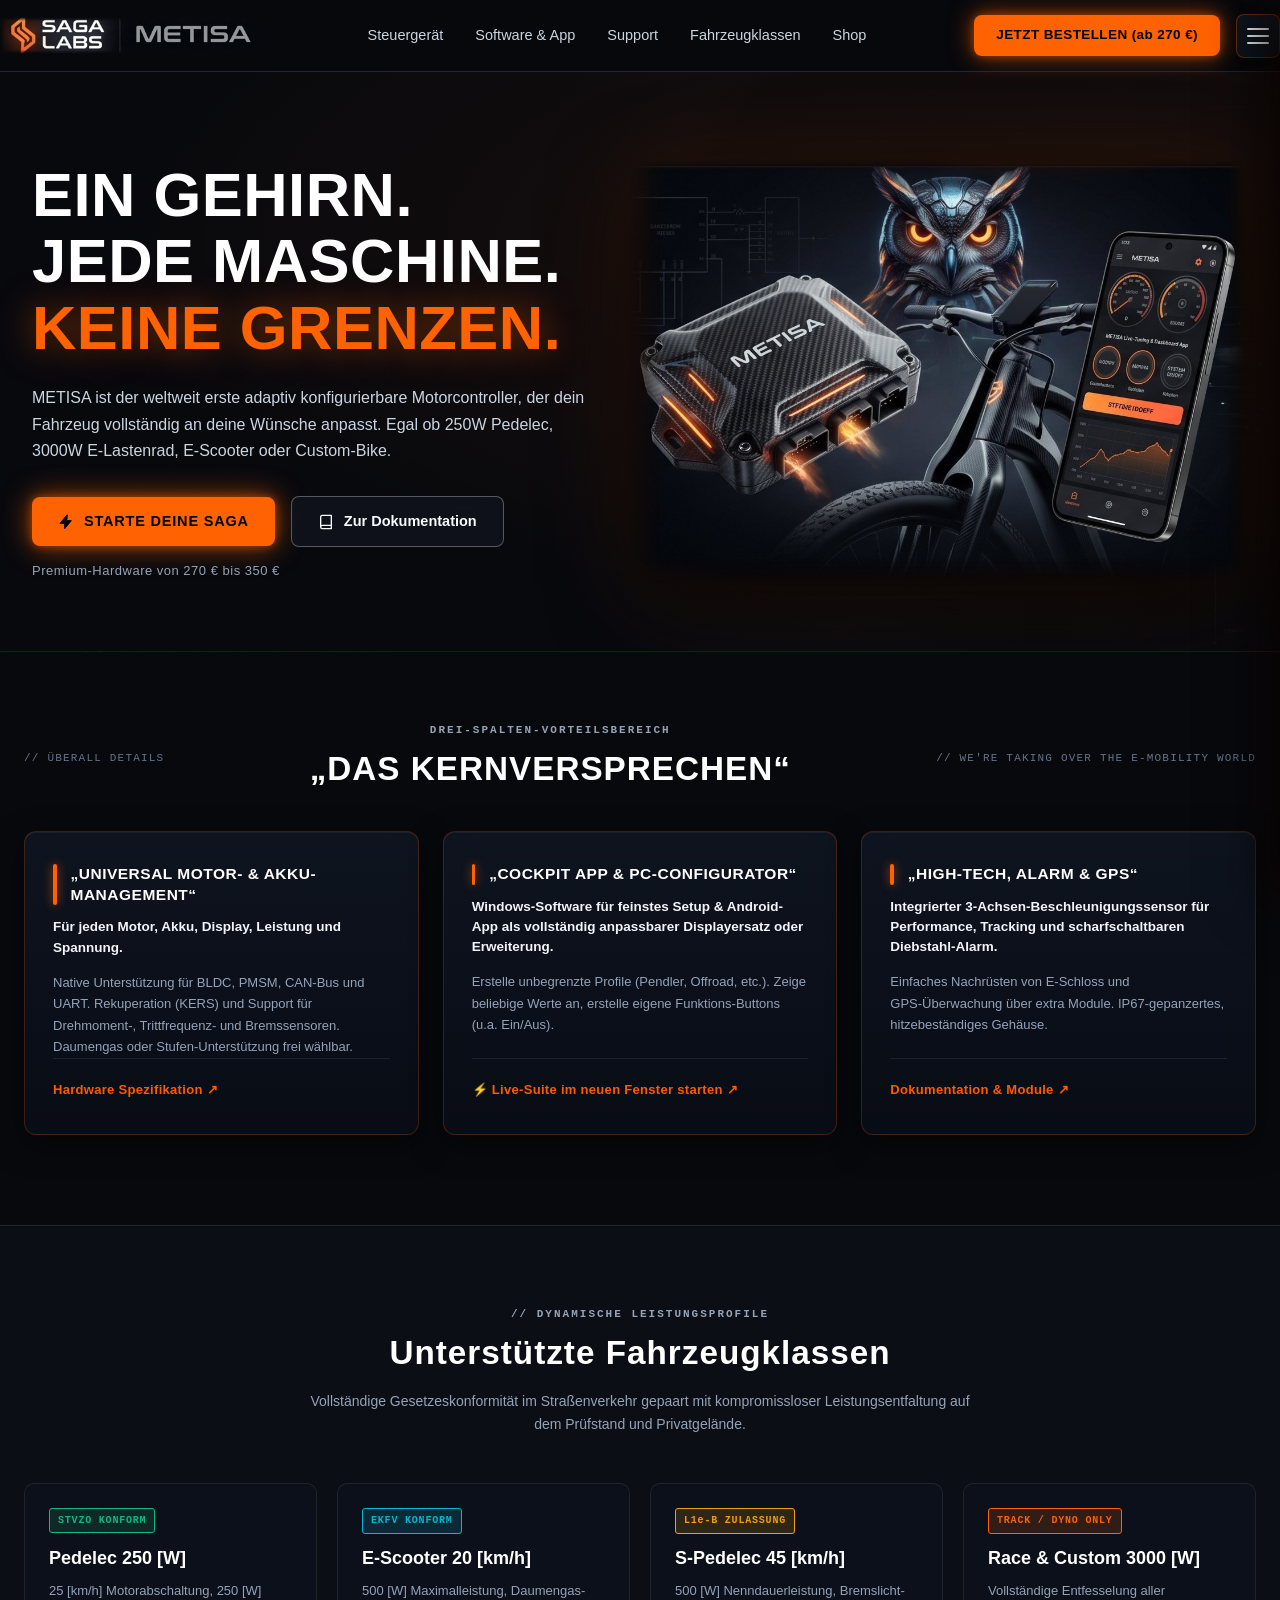
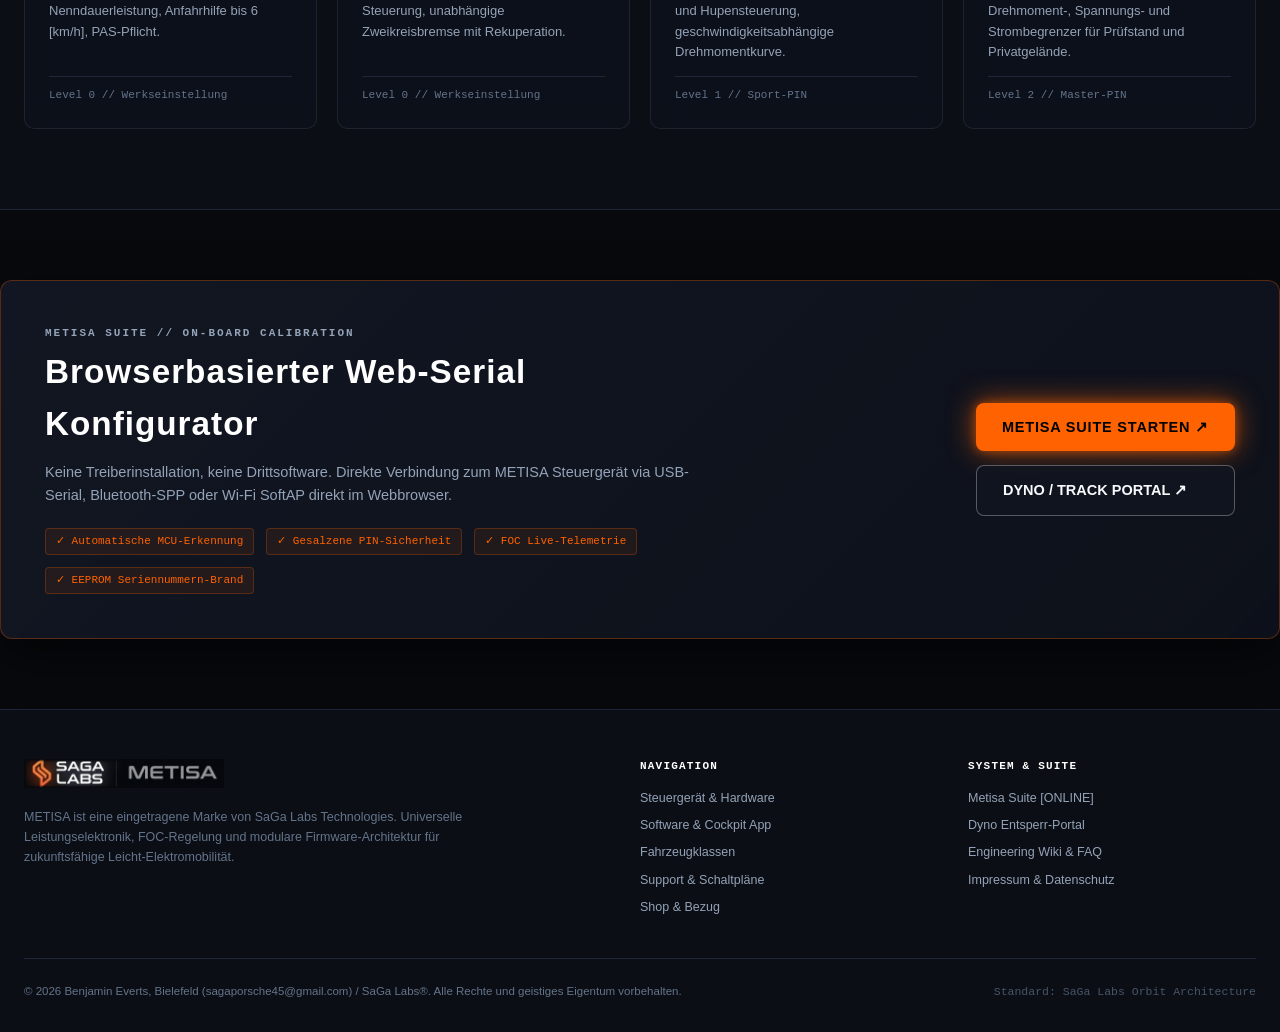
<file: index.html>
<!DOCTYPE html>
<html lang="de">
<head>
  <meta charset="UTF-8">
  <meta name="viewport" content="width=device-width, initial-scale=1.0, viewport-fit=cover">
  <title>SAGA LABS | METISA - Universal Motorcontroller &amp; Antriebselektronik</title>
  <meta name="description" content="METISA ist der weltweit erste adaptiv konfigurierbare Motorcontroller für Pedelec, Lastenrad, E-Scooter und Custom-Bikes.">
  <link rel="stylesheet" href="orbit-tokens.css">
  <link rel="stylesheet" href="style.css">
</head>
<body>

  <!-- ========================================================================
       GLOBAL HEADER & NAVIGATION (1:1 NACH VORLAGE)
       ======================================================================== -->
  <header class="site-header">
    <div class="header-container">
      <a href="index.html" class="site-brand" aria-label="SAGA LABS | METISA Startseite">
        <img src="assets/logo_full.png" alt="SAGA LABS | METISA" class="brand-logo-img">
      </a>

      <nav class="main-nav" aria-label="Desktop Hauptnavigation">
        <a href="produkt.html" class="nav-link">Steuergerät</a>
        <a href="software.html" class="nav-link">Software &amp; App</a>
        <a href="support.html" class="nav-link">Support</a>
        <a href="index.html#fahrzeugklassen" class="nav-link">Fahrzeugklassen</a>
        <a href="shop.html" class="nav-link">Shop</a>
      </nav>

      <div class="header-actions">
        <a href="shop.html" class="btn-header-order">JETZT BESTELLEN (ab 270 €)</a>
        <button class="nav-menu-toggle" id="navMenuBtn" aria-label="Menü öffnen" aria-expanded="false">
          <span class="bar"></span>
          <span class="bar"></span>
          <span class="bar"></span>
        </button>
      </div>
    </div>
  </header>

  <!-- Navigation Drawer Backdrop -->
  <div class="nav-drawer-backdrop" id="navDrawerBackdrop"></div>

  <!-- Navigation Drawer (Sämtliche Navigation nach Benutzer-Vorgabe) -->
  <aside class="nav-drawer" id="navDrawer" aria-label="Hauptnavigation">
    <div class="nav-drawer-header">
      <div class="nav-drawer-brand">
        <img src="assets/logo_full.png" alt="SAGA LABS | METISA" class="drawer-logo-img">
      </div>
      <button class="nav-drawer-close" id="navDrawerClose" aria-label="Menü schließen">&times;</button>
    </div>
    <div class="nav-drawer-body">
      <div class="nav-drawer-group-title">// NAVIGATION &amp; SYSTEM</div>
      <nav class="nav-drawer-links">
        <a href="index.html" class="drawer-link active">
          <span class="link-bullet">▸</span>
          <span>Startseite</span>
        </a>
        <a href="produkt.html" class="drawer-link">
          <span class="link-bullet">▸</span>
          <span>Steuergerät &amp; Hardware</span>
        </a>
        <a href="software.html" class="drawer-link">
          <span class="link-bullet">▸</span>
          <span>Software &amp; Cockpit App</span>
        </a>
        <a href="support.html" class="drawer-link">
          <span class="link-bullet">▸</span>
          <span>Support &amp; Schaltpläne</span>
        </a>
        <a href="index.html#fahrzeugklassen" class="drawer-link">
          <span class="link-bullet">▸</span>
          <span>Fahrzeugklassen &amp; PIN-Levels</span>
        </a>
        <a href="shop.html" class="drawer-link highlight-shop">
          <span class="link-bullet">★</span>
          <span>Shop &amp; Vorbestellung</span>
          <span class="drawer-badge">Charge 2026</span>
        </a>
      </nav>

      <div class="nav-drawer-group-title" style="margin-top: 24px;">// METISA SUITE (CLOUD &amp; USB)</div>
      <div class="drawer-suite-card">
        <div class="drawer-suite-info">
          <h4>METISA Live Calibration Suite</h4>
          <p>Browserbasierter Web-Serial Konfigurator für USB, Bluetooth &amp; Wi-Fi.</p>
        </div>
        <a href="configurator/index.html" onclick="openLiveSuite(event)" class="btn-drawer-suite">
          ⚡ SUITE IM NEUEN FENSTER ÖFFNEN ↗
        </a>
        <div class="drawer-sublinks">
          <a href="unlock_portal.html" target="_blank" rel="noopener">Dyno Portal ↗</a>
          <span>•</span>
          <a href="wiki.html" target="_blank" rel="noopener">Engineering Wiki ↗</a>
        </div>
      </div>

      <div class="nav-drawer-group-title" style="margin-top: 24px;">// HARDWARE STATUS</div>
      <div class="drawer-status-box">
        <div class="status-row">
          <span class="status-label">Lagerbestand:</span>
          <span class="status-val amber">Vorbestellung aktiv</span>
        </div>
        <div class="status-row">
          <span class="status-label">Auslieferung:</span>
          <span class="status-val green">Charge Q4 / 2026</span>
        </div>
        <div class="status-row">
          <span class="status-label">Käuferschutz:</span>
          <span class="status-val mono">PayPal Verified</span>
        </div>
      </div>
    </div>
    <div class="nav-drawer-footer">
      <a href="impressum.html" class="drawer-footer-link">Impressum &amp; Datenschutz</a>
      <span>&copy; 2026 SaGa Labs®</span>
    </div>
  </aside>

  <!-- ========================================================================
       HERO SECTION (TYPOGRAFIE & STIL 1:1 NACH VORLAGE, EULE IM HINTERGRUND)
       OHNE MARKETING HANDY, FAHRRAD UND STEUERGERÄT!
       ======================================================================== -->
  <main>
    <section class="hero-section">
      <div class="container hero-container">
        <div class="hero-content">
          <h1 class="hero-headline">
            <span class="hero-line-white">EIN GEHIRN.</span>
            <span class="hero-line-white">JEDE MASCHINE.</span>
            <span class="hero-line-orange">KEINE GRENZEN.</span>
          </h1>

          <p class="hero-subtext">
            METISA ist der weltweit erste adaptiv konfigurierbare Motorcontroller, der dein Fahrzeug vollständig an deine Wünsche anpasst. Egal ob 250W Pedelec, 3000W E-Lastenrad, E-Scooter oder Custom-Bike.
          </p>

          <div class="hero-cta-group">
            <a href="shop.html" class="btn-hero-primary">
              <svg class="vector-icon" viewBox="0 0 24 24"><path fill="currentColor" d="M13 2L3 14h7v8l10-12h-7l1-8z"/></svg>
              <span>STARTE DEINE SAGA</span>
            </a>
            <a href="wiki.html" target="_blank" rel="noopener" class="btn-hero-secondary">
              <svg class="vector-icon" viewBox="0 0 24 24"><path fill="none" stroke="currentColor" stroke-width="2" d="M4 19.5A2.5 2.5 0 0 1 6.5 17H20M4 19.5A2.5 2.5 0 0 0 6.5 22H20V2H6.5A2.5 2.5 0 0 0 4 4.5v15z"/></svg>
              <span>Zur Dokumentation</span>
            </a>
          </div>

          <div class="hero-price-tag">
            Premium-Hardware von 270 € bis 350 €
          </div>
        </div>

        <div class="hero-visual-wrapper">
          <img src="assets/hero_visual_composite.png" alt="SAGA LABS METISA Controller, E-Bike &amp; Cockpit App" class="hero-visual-img" width="1090" height="745" loading="eager">
        </div>
      </div>
    </section>

    <!-- ========================================================================
       DREI-SPALTEN-VORTEILSBEREICH: „DAS KERNVERSPRECHEN“ (1:1 NACH VORLAGE)
       ======================================================================== -->
    <section class="core-promise-section">
      <div class="container">
        <div class="section-top-bar">
          <span class="side-tag">// ÜBERALL DETAILS</span>
          <div class="center-headings">
            <span class="sub-label">DREI-SPALTEN-VORTEILSBEREICH</span>
            <h2 class="main-label">„DAS KERNVERSPRECHEN“</h2>
          </div>
          <span class="side-tag">// WE'RE TAKING OVER THE E-MOBILITY WORLD</span>
        </div>

        <div class="cards-container">
          <!-- Card 1 -->
          <a href="produkt.html" class="promise-card promise-card-clickable" title="Details zum Universal Motor- &amp; Akku-Management ansehen">
            <div class="card-title-bar">
              <div class="accent-bar"></div>
              <h3 class="card-title">„UNIVERSAL MOTOR- &amp; AKKU-MANAGEMENT“</h3>
            </div>
            <p class="card-lead">Für jeden Motor, Akku, Display, Leistung und Spannung.</p>
            <p class="card-body">
              Native Unterstützung für BLDC, PMSM, CAN-Bus und UART. Rekuperation (KERS) und Support für Drehmoment-, Trittfrequenz- und Bremssensoren. Daumengas oder Stufen-Unterstützung frei wählbar.
            </p>
            <div class="promise-card-action">
              <span class="promise-action-link">Hardware Spezifikation &nearr;</span>
            </div>
          </a>

          <!-- Card 2 -->
          <article class="promise-card promise-card-clickable" onclick="openLiveSuite(event)" title="METISA Calibration Suite in neuem Fenster öffnen">
            <div class="card-title-bar">
              <div class="accent-bar"></div>
              <h3 class="card-title">„COCKPIT APP &amp; PC-CONFIGURATOR“</h3>
            </div>
            <p class="card-lead">Windows-Software für feinstes Setup &amp; Android-App als vollständig anpassbarer Displayersatz oder Erweiterung.</p>
            <p class="card-body">
              Erstelle unbegrenzte Profile (Pendler, Offroad, etc.). Zeige beliebige Werte an, erstelle eigene Funktions-Buttons (u.a. Ein/Aus).
            </p>
            <div class="promise-card-action">
              <span class="promise-action-link">⚡ Live-Suite im neuen Fenster starten &nearr;</span>
            </div>
          </article>

          <!-- Card 3 -->
          <a href="support.html" class="promise-card promise-card-clickable" title="Details zu High-Tech, Alarm &amp; GPS ansehen">
            <div class="card-title-bar">
              <div class="accent-bar"></div>
              <h3 class="card-title">„HIGH-TECH, ALARM &amp; GPS“</h3>
            </div>
            <p class="card-lead">Integrierter 3-Achsen-Beschleunigungssensor für Performance, Tracking und scharfschaltbaren Diebstahl-Alarm.</p>
            <p class="card-body">
              Einfaches Nachrüsten von E-Schloss und GPS-Überwachung über extra Module. IP67-gepanzertes, hitzebeständiges Gehäuse.
            </p>
            <div class="promise-card-action">
              <span class="promise-action-link">Dokumentation &amp; Module &nearr;</span>
            </div>
          </a>
        </div>
      </div>
    </section>

    <!-- ========================================================================
       FAHRZEUGKLASSEN & LEVEL-FREISCHALTUNG
       ======================================================================== -->
    <section class="classes-section" id="fahrzeugklassen">
      <div class="container">
        <div class="classes-header">
          <span class="sub-label">// DYNAMISCHE LEISTUNGSPROFILE</span>
          <h2 class="main-label">Unterstützte Fahrzeugklassen</h2>
          <p class="classes-desc">
            Vollständige Gesetzeskonformität im Straßenverkehr gepaart mit kompromissloser Leistungsentfaltung auf dem Prüfstand und Privatgelände.
          </p>
        </div>

        <div class="classes-grid">
          <div class="class-card">
            <div class="class-badge legal">STVZO KONFORM</div>
            <h3 class="class-title">Pedelec 250 [W]</h3>
            <p class="class-info">25 [km/h] Motorabschaltung, 250 [W] Nenndauerleistung, Anfahrhilfe bis 6 [km/h], PAS-Pflicht.</p>
            <div class="class-metric">Level 0 // Werkseinstellung</div>
          </div>

          <div class="class-card">
            <div class="class-badge ekfv">EKFV KONFORM</div>
            <h3 class="class-title">E-Scooter 20 [km/h]</h3>
            <p class="class-info">500 [W] Maximalleistung, Daumengas-Steuerung, unabhängige Zweikreisbremse mit Rekuperation.</p>
            <div class="class-metric">Level 0 // Werkseinstellung</div>
          </div>

          <div class="class-card">
            <div class="class-badge spedelec">L1e-B ZULASSUNG</div>
            <h3 class="class-title">S-Pedelec 45 [km/h]</h3>
            <p class="class-info">500 [W] Nenndauerleistung, Bremslicht- und Hupensteuerung, geschwindigkeitsabhängige Drehmomentkurve.</p>
            <div class="class-metric">Level 1 // Sport-PIN</div>
          </div>

          <div class="class-card">
            <div class="class-badge race">TRACK / DYNO ONLY</div>
            <h3 class="class-title">Race &amp; Custom 3000 [W]</h3>
            <p class="class-info">Vollständige Entfesselung aller Drehmoment-, Spannungs- und Strombegrenzer für Prüfstand und Privatgelände.</p>
            <div class="class-metric">Level 2 // Master-PIN</div>
          </div>
        </div>
      </div>
    </section>

    <!-- ========================================================================
       LIVE CALIBRATION SUITE INTEGRATION
       ======================================================================== -->
    <section class="suite-cta-section">
      <div class="container suite-cta-container">
        <div class="suite-cta-text">
          <span class="sub-label">METISA SUITE // ON-BOARD CALIBRATION</span>
          <h2 class="main-label">Browserbasierter Web-Serial Konfigurator</h2>
          <p>
            Keine Treiberinstallation, keine Drittsoftware. Direkte Verbindung zum METISA Steuergerät via USB-Serial, Bluetooth-SPP oder Wi-Fi SoftAP direkt im Webbrowser.
          </p>
          <div class="suite-features">
            <span class="feat-tag">✓ Automatische MCU-Erkennung</span>
            <span class="feat-tag">✓ Gesalzene PIN-Sicherheit</span>
            <span class="feat-tag">✓ FOC Live-Telemetrie</span>
            <span class="feat-tag">✓ EEPROM Seriennummern-Brand</span>
          </div>
        </div>
        <div class="suite-cta-actions">
          <a href="index.html" target="_blank" rel="noopener" class="btn-hero-primary">
            <span>METISA SUITE STARTEN &nearr;</span>
          </a>
          <a href="unlock_portal.html" target="_blank" rel="noopener" class="btn-hero-secondary">
            <span>DYNO / TRACK PORTAL &nearr;</span>
          </a>
        </div>
      </div>
    </section>
  </main>

  <!-- ========================================================================
       GLOBAL FOOTER
       ======================================================================== -->
  <footer class="site-footer">
    <div class="container">
      <div class="footer-grid">
        <div class="footer-col-brand">
          <img src="assets/logo_full.png" alt="SAGA LABS | METISA" class="footer-logo">
          <p class="footer-desc">
            METISA ist eine eingetragene Marke von SaGa Labs Technologies. Universelle Leistungselektronik, FOC-Regelung und modulare Firmware-Architektur für zukunftsfähige Leicht-Elektromobilität.
          </p>
        </div>

        <div class="footer-col">
          <h4 class="footer-heading">NAVIGATION</h4>
          <ul class="footer-links">
            <li><a href="produkt.html">Steuergerät &amp; Hardware</a></li>
            <li><a href="software.html">Software &amp; Cockpit App</a></li>
            <li><a href="#fahrzeugklassen">Fahrzeugklassen</a></li>
            <li><a href="support.html">Support &amp; Schaltpläne</a></li>
            <li><a href="shop.html">Shop &amp; Bezug</a></li>
          </ul>
        </div>

        <div class="footer-col">
          <h4 class="footer-heading">SYSTEM &amp; SUITE</h4>
          <ul class="footer-links">
            <li><a href="index.html" target="_blank" rel="noopener">Metisa Suite [ONLINE]</a></li>
            <li><a href="unlock_portal.html" target="_blank" rel="noopener">Dyno Entsperr-Portal</a></li>
            <li><a href="wiki.html" target="_blank" rel="noopener">Engineering Wiki &amp; FAQ</a></li>
            <li><a href="impressum.html">Impressum &amp; Datenschutz</a></li>
          </ul>
        </div>
      </div>

      <div class="footer-meta">
        <p>&copy; 2026 Benjamin Everts, Bielefeld (sagaporsche45@gmail.com) / SaGa Labs®. Alle Rechte und geistiges Eigentum vorbehalten.</p>
        <p class="footer-standard">Standard: SaGa Labs Orbit Architecture</p>
      </div>
    </div>
  </footer>

  <!-- Standalone Window Suite Launcher & Drawer Interactivity Script -->
  <script>
    // Öffnet die METISA Live-Suite garantiert in einem NEUEN EIGENSTÄNDIGEN FENSTER (nicht Tab)
    function openLiveSuite(e) {
      if (e) {
        e.preventDefault();
        e.stopPropagation();
      }
      const w = Math.min(1380, Math.floor(window.screen.availWidth * 0.92));
      const h = Math.min(880, Math.floor(window.screen.availHeight * 0.90));
      const l = Math.floor((window.screen.availWidth - w) / 2);
      const t = Math.floor((window.screen.availHeight - h) / 2);
      const features = `width=${w},height=${h},left=${l},top=${t},menubar=no,toolbar=no,location=no,status=no,resizable=yes,scrollbars=yes`;
      window.open('configurator/index.html', 'MetisaLiveSuiteAppWindow', features);
      return false;
    }

    // 3-Balken Hauptnavigations-Drawer Logik
    (function() {
      const menuBtn = document.getElementById('navMenuBtn');
      const drawer = document.getElementById('navDrawer');
      const backdrop = document.getElementById('navDrawerBackdrop');
      const closeBtn = document.getElementById('navDrawerClose');

      function openMenu() {
        if (!drawer) return;
        drawer.classList.add('open');
        if (backdrop) backdrop.classList.add('open');
        if (menuBtn) {
          menuBtn.classList.add('open');
          menuBtn.setAttribute('aria-expanded', 'true');
        }
        document.body.style.overflow = 'hidden';
      }

      function closeMenu() {
        if (!drawer) return;
        drawer.classList.remove('open');
        if (backdrop) backdrop.classList.remove('open');
        if (menuBtn) {
          menuBtn.classList.remove('open');
          menuBtn.setAttribute('aria-expanded', 'false');
        }
        document.body.style.overflow = '';
      }

      if (menuBtn) {
        menuBtn.addEventListener('click', function(e) {
          e.stopPropagation();
          if (drawer && drawer.classList.contains('open')) {
            closeMenu();
          } else {
            openMenu();
          }
        });
      }

      if (closeBtn) {
        closeBtn.addEventListener('click', function(e) {
          e.stopPropagation();
          closeMenu();
        });
      }

      if (backdrop) {
        backdrop.addEventListener('click', closeMenu);
      }

      if (drawer) {
        drawer.querySelectorAll('a').forEach(function(link) {
          link.addEventListener('click', function() {
            closeMenu();
          });
        });
      }

      document.addEventListener('keydown', function(e) {
        if (e.key === 'Escape') closeMenu();
      });
    })();
  </script>
</body>
</html>
</file>
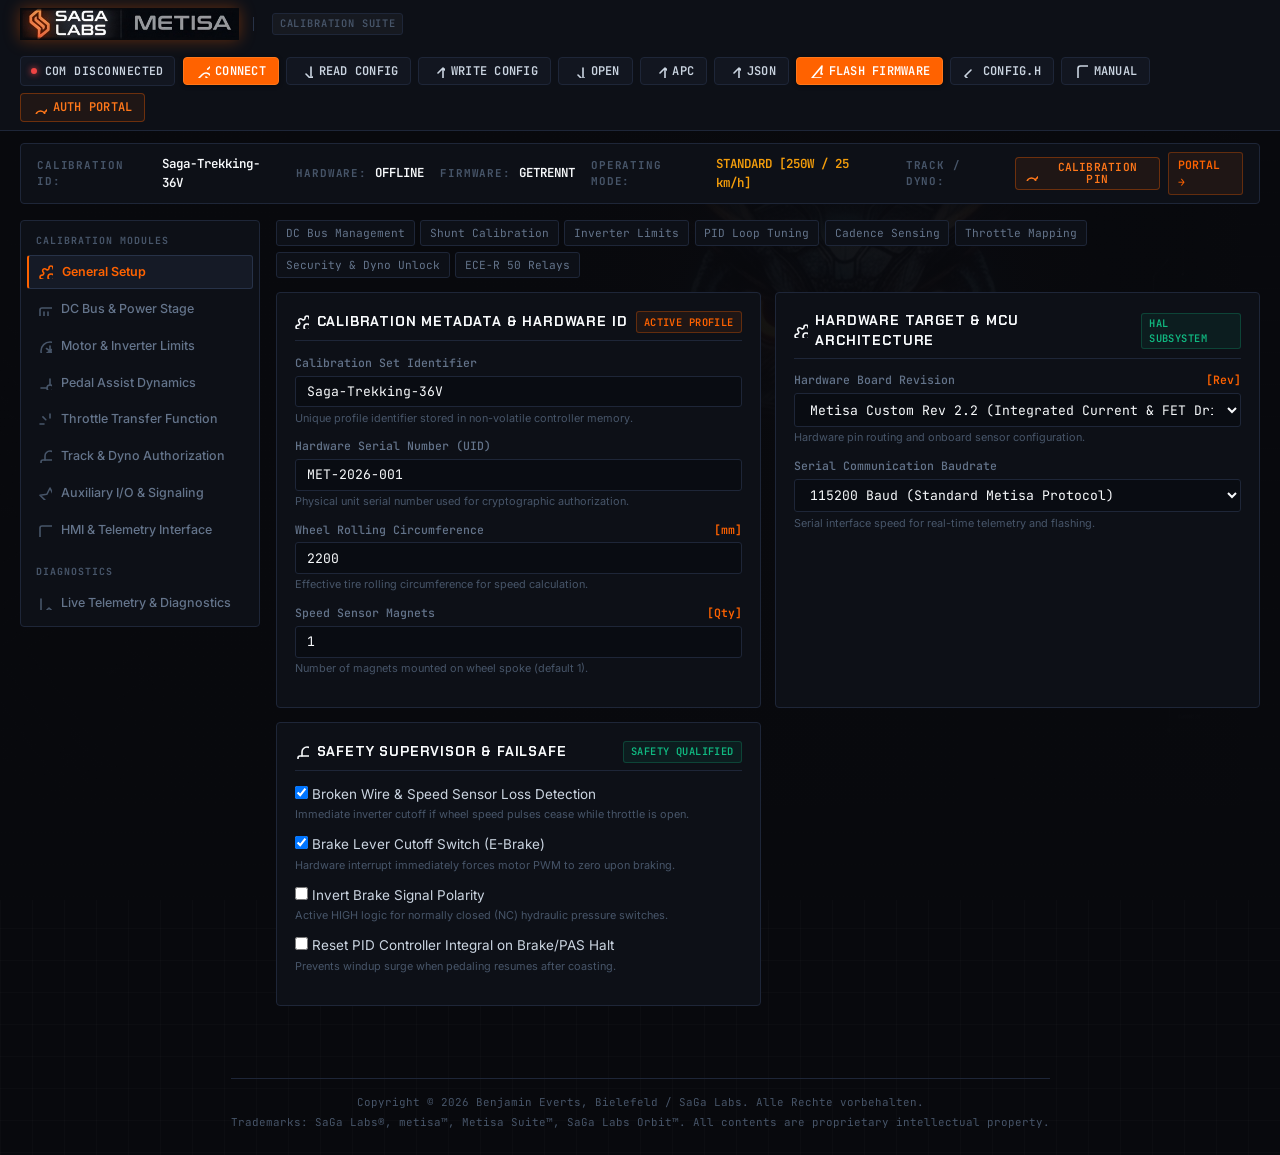
<file: configurator/index.html>
<!DOCTYPE html>
<html lang="de">
<head>
  <meta charset="UTF-8">
  <meta name="viewport" content="width=device-width, initial-scale=1.0">
  <title>SaGa Labs // METISA Inverter & Controller Calibration Suite</title>
  <meta name="description" content="SaGa Labs METISA Professional Calibration Suite. Universal Embedded Motor Controller & Inverter Tuning Platform.">
  <link rel="stylesheet" href="style.css">
</head>
<body>

  <!-- Hidden SVG Symbol Definitions for Clean 1.5px Stroke Icons -->
  <svg style="display: none;">
    <defs>
      <g id="icon-link"><path d="M10 13a5 5 0 007.54.54l3-3a5 5 0 00-7.07-7.07l-1.72 1.71"/><path d="M14 11a5 5 0 00-7.54-.54l-3 3a5 5 0 007.07 7.07l1.71-1.71"/></g>
      <g id="icon-import"><path d="M4 17v2a2 2 0 002 2h12a2 2 0 002-2v-2M7 11l5 5 5-5m-5 5V4"/></g>
      <g id="icon-export"><path d="M4 17v2a2 2 0 002 2h12a2 2 0 002-2v-2M7 9l5-5 5 5m-5-5v12"/></g>
      <g id="icon-code"><polyline points="16 18 22 12 16 6"/><polyline points="8 6 2 12 8 18"/></g>
      <g id="icon-manual"><path d="M4 19.5A2.5 2.5 0 016.5 17H20M4 4.5A2.5 2.5 0 016.5 2H20v20H6.5A2.5 2.5 0 014 19.5v-15z"/></g>
      <g id="icon-key"><circle cx="7.5" cy="15.5" r="4.5"/><path d="M21 3l-9.5 9.5M16 8l3 3M19 5l2 2"/></g>
      <g id="icon-gear"><circle cx="12" cy="12" r="3"/><path d="M19.4 15a1.65 1.65 0 00.33 1.82l.06.06a2 2 0 010 2.83 2 2 0 01-2.83 0l-.06-.06a1.65 1.65 0 00-1.82-.33 1.65 1.65 0 00-1 1.51V21a2 2 0 01-2 2 2 2 0 01-2-2v-.09A1.65 1.65 0 009 19.4a1.65 1.65 0 00-1.82.33l-.06.06a2 2 0 01-2.83 0 2 2 0 010-2.83l.06-.06a1.65 1.65 0 00.33-1.82 1.65 1.65 0 00-1.51-1H3a2 2 0 01-2-2 2 2 0 012-2h.09A1.65 1.65 0 004.6 9a1.65 1.65 0 00-.33-1.82l-.06-.06a2 2 0 010-2.83 2 2 0 012.83 0l.06.06a1.65 1.65 0 001.82.33H9a1.65 1.65 0 001-1.51V3a2 2 0 012-2 2 2 0 012 2v.09a1.65 1.65 0 001 1.51 1.65 1.65 0 001.82-.33l.06-.06a2 2 0 012.83 0 2 2 0 010 2.83l-.06.06a1.65 1.65 0 00-.33 1.82V9a1.65 1.65 0 001.51 1H21a2 2 0 012 2 2 2 0 01-2 2h-.09a1.65 1.65 0 00-1.51 1z"/></g>
      <g id="icon-battery"><rect x="2" y="6" width="18" height="12" rx="2"/><path d="M22 11v2M6 10v4m4-4v4"/></g>
      <g id="icon-motor"><circle cx="12" cy="12" r="9"/><path d="M12 7v10M8.5 9.5l7 5M15.5 9.5l-7 5"/></g>
      <g id="icon-pedal"><circle cx="12" cy="12" r="3"/><path d="M3 12h6m6 0h6M12 3v6m0 6v6"/></g>
      <g id="icon-throttle"><path d="M12 2v4m0 12v4M4.93 4.93l2.83 2.83m8.48 8.48l2.83 2.83M2 12h4m12 0h4M4.93 19.07l2.83-2.83m8.48-8.48l2.83-2.83"/></g>
      <g id="icon-lock"><rect x="3" y="11" width="18" height="11" rx="2"/><path d="M7 11V7a5 5 0 0110 0v4"/></g>
      <g id="icon-unlock"><rect x="3" y="11" width="18" height="11" rx="2"/><path d="M7 11V7a5 5 0 019.9-1"/></g>
      <g id="icon-signals"><polygon points="12 2 15.09 8.26 22 9.27 17 14.14 18.18 21.02 12 17.77 5.82 21.02 7 14.14 2 9.27 8.91 8.26 12 2"/></g>
      <g id="icon-display"><rect x="2" y="3" width="20" height="14" rx="2"/><path d="M8 21h8m-4-4v4"/></g>
      <g id="icon-telemetry"><path d="M3 3v18h18M7 16l4-4 4 4 6-6"/></g>
      <g id="icon-copy"><rect x="9" y="9" width="13" height="13" rx="2"/><path d="M5 15H4a2 2 0 01-2-2V4a2 2 0 012-2h9a2 2 0 012 2v1"/></g>
      <g id="icon-download"><path d="M21 15v4a2 2 0 01-2 2H5a2 2 0 01-2-2v-4M7 10l5 5 5-5M12 15V3"/></g>
      <g id="icon-flash"><polygon points="13 2 3 14 12 14 11 22 21 10 12 10 13 2"/></g>
    </defs>
  </svg>

  <!-- High-Density Automotive Client Toolbar -->
  <header class="app-header">
    <div class="brand-group" onclick="window.location.reload()" style="cursor: pointer;" title="SaGa Labs METISA Suite neu laden">
      <img src="assets/logo_full.png" alt="SAGA LABS // METISA" class="app-brand-logo">
      <div class="brand-divider"></div>
      <span class="suite-badge">CALIBRATION SUITE</span>
    </div>

    <div class="header-actions">
      <!-- Hardware Link Status Beacon -->
      <div class="connection-pill">
        <span class="connection-dot"></span>
        <span id="connectionStatusText">COM DISCONNECTED</span>
      </div>
      <button id="btnConnectSerial" class="btn btn-saga-primary" title="Web Serial Interface @ 115200 Baud">
        <svg class="svg-icon"><use href="#icon-link"/></svg>
        <span>CONNECT</span>
      </button>

      <!-- Controller Web Serial Sync (Read & Write) -->
      <button id="btnReadConfig" class="btn btn-secondary" onclick="readConfigFromController()" title="Konfiguration aus Controller-EEPROM über USB auslesen">
        <svg class="svg-icon"><use href="#icon-download"/></svg>
        <span>READ CONFIG</span>
      </button>
      <button id="btnWriteConfig" class="btn btn-secondary" onclick="writeConfigToController()" title="Aktive Kalibrierung über USB auf Controller schreiben & speichern">
        <svg class="svg-icon"><use href="#icon-export"/></svg>
        <span>WRITE CONFIG</span>
      </button>

      <!-- Profile File Actions -->
      <input type="file" id="profileFileInput" accept=".apc,.json" style="display: none;" onchange="handleProfileFileSelect(event)">
      <button class="btn btn-secondary" onclick="triggerProfileUpload()" title="Profil laden (.apc / .json)">
        <svg class="svg-icon"><use href="#icon-import"/></svg>
        <span>OPEN</span>
      </button>
      <button class="btn btn-secondary" onclick="downloadApcProfile()" title="Export legacy .apc profile">
        <svg class="svg-icon"><use href="#icon-export"/></svg>
        <span>APC</span>
      </button>
      <button class="btn btn-secondary" onclick="downloadJsonProfile()" title="Export JSON calibration profile">
        <svg class="svg-icon"><use href="#icon-export"/></svg>
        <span>JSON</span>
      </button>

      <!-- Firmware Flasher & Generator -->
      <button id="btnOpenFirmware" class="btn btn-saga-primary" onclick="openFirmwareModal()" title="Firmware flashen / Binaries herunterladen">
        <svg class="svg-icon"><use href="#icon-flash"/></svg>
        <span>FLASH FIRMWARE</span>
      </button>
      <button class="btn btn-secondary" onclick="openConfigModal()" title="Generate C++ firmware configuration header">
        <svg class="svg-icon"><use href="#icon-code"/></svg>
        <span>CONFIG.H</span>
      </button>

      <!-- Wiki & Auth Portal -->
      <a href="wiki.html" class="btn btn-secondary" title="Engineering documentation & field troubleshooting">
        <svg class="svg-icon"><use href="#icon-manual"/></svg>
        <span>MANUAL</span>
      </a>
      <a href="unlock_portal.html" target="_blank" class="btn btn-saga-outline" title="Dual-Mode Autorisierungsportal (E-Scooter eKFV / Track & Dyno)">
        <svg class="svg-icon"><use href="#icon-key"/></svg>
        <span>AUTH PORTAL</span>
      </a>
    </div>
  </header>

  <!-- Telemetry Summary Ribbon -->
  <section class="tech-status-bar">
    <div class="tech-status-col">
      <span class="tech-status-label">CALIBRATION ID:</span>
      <span class="tech-status-val" id="displayProfileName">Saga-Trekking-36V</span>
    </div>
    <div class="tech-status-col">
      <span class="tech-status-label">HARDWARE:</span>
      <span class="tech-status-val" id="detectedHardwareText">OFFLINE</span>
    </div>
    <div class="tech-status-col">
      <span class="tech-status-label">FIRMWARE:</span>
      <span class="tech-status-val" id="detectedFirmwareText">GETRENNT</span>
    </div>
    <div class="tech-status-col">
      <span class="tech-status-label">OPERATING MODE:</span>
      <span class="tech-status-val status-locked" id="techModeStatus">STANDARD [250W / 25 km/h]</span>
    </div>
    <div class="tech-status-col">
      <span class="tech-status-label">TRACK / DYNO:</span>
      <button id="btnQuickUnlock" class="btn btn-saga-outline btn-xs" onclick="switchTab('tab-pin')">
        <svg class="svg-icon"><use href="#icon-key"/></svg>
        <span>CALIBRATION PIN</span>
      </button>
      <a href="unlock_portal.html" target="_blank" class="portal-badge-link" title="Open official authorization portal">
        <span>PORTAL &rarr;</span>
      </a>
    </div>
  </section>

  <!-- Main Container -->
  <div class="main-container">

    <!-- Sidebar Module Selector -->
    <nav class="sidebar-nav">
      <div class="nav-category-header">CALIBRATION MODULES</div>
      
      <div class="nav-item active" data-tab="tab-system">
        <svg class="svg-icon"><use href="#icon-gear"/></svg>
        <span>General Setup</span>
      </div>
      <div class="nav-item" data-tab="tab-battery">
        <svg class="svg-icon"><use href="#icon-battery"/></svg>
        <span>DC Bus & Power Stage</span>
      </div>
      <div class="nav-item" data-tab="tab-motor">
        <svg class="svg-icon"><use href="#icon-motor"/></svg>
        <span>Motor & Inverter Limits</span>
      </div>
      <div class="nav-item" data-tab="tab-pas">
        <svg class="svg-icon"><use href="#icon-pedal"/></svg>
        <span>Pedal Assist Dynamics</span>
      </div>
      <div class="nav-item" data-tab="tab-throttle">
        <svg class="svg-icon"><use href="#icon-throttle"/></svg>
        <span>Throttle Transfer Function</span>
      </div>
      <div class="nav-item" data-tab="tab-pin">
        <svg class="svg-icon"><use href="#icon-lock"/></svg>
        <span>Track & Dyno Authorization</span>
      </div>
      <div class="nav-item" data-tab="tab-lights">
        <svg class="svg-icon"><use href="#icon-signals"/></svg>
        <span>Auxiliary I/O & Signaling</span>
      </div>
      <div class="nav-item" data-tab="tab-display">
        <svg class="svg-icon"><use href="#icon-display"/></svg>
        <span>HMI & Telemetry Interface</span>
      </div>

      <div class="nav-category-header" style="margin-top: 0.5rem;">DIAGNOSTICS</div>
      <div class="nav-item" data-tab="tab-live">
        <svg class="svg-icon"><use href="#icon-telemetry"/></svg>
        <span>Live Telemetry & Diagnostics</span>
      </div>
    </nav>

    <!-- Main Content Area -->
    <main class="content-area">

      <!-- Fast Jump Hotspots Strip -->
      <section style="display: flex; flex-direction: column; gap: 0.35rem;">
        <div class="hotspots-strip">
          <span class="hotspot-pill" data-tab="tab-battery" data-card="card-battery">DC Bus Management</span>
          <span class="hotspot-pill" data-tab="tab-battery" data-card="card-shunt">Shunt Calibration</span>
          <span class="hotspot-pill" data-tab="tab-motor" data-card="card-motor">Inverter Limits</span>
          <span class="hotspot-pill" data-tab="tab-motor" data-card="card-pid">PID Loop Tuning</span>
          <span class="hotspot-pill" data-tab="tab-pas" data-card="card-pas">Cadence Sensing</span>
          <span class="hotspot-pill" data-tab="tab-throttle" data-card="card-throttle">Throttle Mapping</span>
          <span class="hotspot-pill" data-tab="tab-pin" data-card="card-pin">Security & Dyno Unlock</span>
          <span class="hotspot-pill" data-tab="tab-lights" data-card="card-signals">ECE-R 50 Relays</span>
        </div>
      </section>

      <!-- TAB 1: General Setup -->
      <div id="tab-system" class="tab-pane">
        <div class="cards-grid">
          <div class="config-card" id="card-system">
            <div class="card-title">
              <h3>
                <svg class="svg-icon"><use href="#icon-gear"/></svg>
                CALIBRATION METADATA & HARDWARE ID
              </h3>
              <span class="badge badge-metisa">Active Profile</span>
            </div>
            <div class="form-group">
              <label class="form-label" for="profile_name">Calibration Set Identifier</label>
              <input type="text" id="profile_name" class="form-control" value="Saga-Trekking-36V">
              <span class="form-hint">Unique profile identifier stored in non-volatile controller memory.</span>
            </div>
            <div class="form-group">
              <label class="form-label" for="profile_serial">Hardware Serial Number (UID)</label>
              <input type="text" id="profile_serial" class="form-control" placeholder="e.g. MET-4091-88" value="MET-2026-001">
              <span class="form-hint">Physical unit serial number used for cryptographic authorization.</span>
            </div>
            <div class="form-group">
              <label class="form-label" for="nud_circumference">
                <span>Wheel Rolling Circumference</span>
                <span class="unit">[mm]</span>
              </label>
              <input type="number" id="nud_circumference" class="form-control" step="1" value="2200">
              <span class="form-hint">Effective tire rolling circumference for speed calculation.</span>
            </div>
            <div class="form-group">
              <label class="form-label" for="nud_magnetcount">
                <span>Speed Sensor Magnets</span>
                <span class="unit">[Qty]</span>
              </label>
              <input type="number" id="nud_magnetcount" class="form-control" step="1" min="1" max="16" value="1">
              <span class="form-hint">Number of magnets mounted on wheel spoke (default 1).</span>
            </div>
          </div>

          <div class="config-card" id="card-hardware-arch">
            <div class="card-title">
              <h3>
                <svg class="svg-icon"><use href="#icon-gear"/></svg>
                HARDWARE TARGET & MCU ARCHITECTURE
              </h3>
              <span class="badge badge-legal">HAL Subsystem</span>
            </div>
            <div class="form-group">
              <label class="form-label" for="nud_version">
                <span>Hardware Board Revision</span>
                <span class="unit">[Rev]</span>
              </label>
              <select id="nud_version" class="form-control">
                <option value="22" selected>Metisa Custom Rev 2.2 (Integrated Current & FET Driver)</option>
                <option value="20">APC Hardware Revision 2.0</option>
                <option value="14">APC Hardware Revision 1.4</option>
                <option value="13">APC Hardware Revision 1.3 (Classic Arduino Shield)</option>
              </select>
              <span class="form-hint">Hardware pin routing and onboard sensor configuration.</span>
            </div>
            <div class="form-group">
              <label class="form-label" for="flasherBaudRate">Serial Communication Baudrate</label>
              <select id="flasherBaudRate" class="form-control">
                <option value="115200" selected>115200 Baud (Standard Metisa Protocol)</option>
                <option value="57600">57600 Baud (Legacy Bootloader / Bluetooth HC-05)</option>
                <option value="9600">9600 Baud (Diagnostic Stream)</option>
              </select>
              <span class="form-hint">Serial interface speed for real-time telemetry and flashing.</span>
            </div>
          </div>

          <div class="config-card" id="card-failsafe">
            <div class="card-title">
              <h3>
                <svg class="svg-icon"><use href="#icon-lock"/></svg>
                SAFETY SUPERVISOR & FAILSAFE
              </h3>
              <span class="badge badge-legal">Safety Qualified</span>
            </div>
            <div class="form-group">
              <label class="form-checkbox">
                <input type="checkbox" id="chb_brokensensor" checked>
                <span>Broken Wire & Speed Sensor Loss Detection</span>
              </label>
              <span class="form-hint">Immediate inverter cutoff if wheel speed pulses cease while throttle is open.</span>
            </div>
            <div class="form-group">
              <label class="form-checkbox">
                <input type="checkbox" id="chb_brake" checked>
                <span>Brake Lever Cutoff Switch (E-Brake)</span>
              </label>
              <span class="form-hint">Hardware interrupt immediately forces motor PWM to zero upon braking.</span>
            </div>
            <div class="form-group">
              <label class="form-checkbox">
                <input type="checkbox" id="chb_brakeinverted">
                <span>Invert Brake Signal Polarity</span>
              </label>
              <span class="form-hint">Active HIGH logic for normally closed (NC) hydraulic pressure switches.</span>
            </div>
            <div class="form-group">
              <label class="form-checkbox">
                <input type="checkbox" id="chb_resetintegral">
                <span>Reset PID Controller Integral on Brake/PAS Halt</span>
              </label>
              <span class="form-hint">Prevents windup surge when pedaling resumes after coasting.</span>
            </div>
          </div>
        </div>
      </div>

      <!-- TAB 2: DC Bus & Power Stage -->
      <div id="tab-battery" class="tab-pane" style="display: none;">
        <div class="cards-grid">
          <div class="config-card" id="card-battery">
            <div class="card-title">
              <h3>
                <svg class="svg-icon"><use href="#icon-battery"/></svg>
                DC BUS MONITORING & CELL PROTECTION
              </h3>
              <span class="badge badge-legal">Protection Circuit</span>
            </div>
            <div class="form-row">
              <div class="form-group">
                <label class="form-label" for="nud_vmax">
                  <span>Charge Cutoff Voltage</span>
                  <span class="unit">[V]</span>
                </label>
                <input type="number" id="nud_vmax" class="form-control" step="0.5" value="42.0">
              </div>
              <div class="form-group">
                <label class="form-label" for="nud_capacity">
                  <span>Nominal Capacity</span>
                  <span class="unit">[Wh]</span>
                </label>
                <input type="number" id="nud_capacity" class="form-control" step="10" value="500">
              </div>
            </div>
            <div class="form-row">
              <div class="form-group">
                <label class="form-label" for="nud_vcutoff">
                  <span>Derating Threshold Voltage</span>
                  <span class="unit">[V]</span>
                </label>
                <input type="number" id="nud_vcutoff" class="form-control" step="0.5" value="33.0">
                <span class="form-hint">Soft power reduction begins.</span>
              </div>
              <div class="form-group">
                <label class="form-label" for="nud_vemergency">
                  <span>Hard Cutoff Voltage</span>
                  <span class="unit">[V]</span>
                </label>
                <input type="number" id="nud_vemergency" class="form-control" step="0.5" value="28.0">
                <span class="form-hint">Immediate MOSFET gate shutdown.</span>
              </div>
            </div>
            <div class="form-check">
              <input type="checkbox" id="chb_chargedetection" checked>
              <label class="form-check-label" for="chb_chargedetection">Auto charge detection (Reset trip counters)</label>
            </div>
          </div>

          <div class="config-card" id="card-shunt">
            <div class="card-title">
              <h3>
                <svg class="svg-icon"><use href="#icon-battery"/></svg>
                ADC VOLTAGE DIVIDER & SHUNT CALIBRATION
              </h3>
              <span class="badge badge-metisa">Analog Input</span>
            </div>
            <div class="form-row">
              <div class="form-group">
                <label class="form-label" for="nud_voltage_amplitude">
                  <span>Voltage Gain</span>
                  <span class="unit">[V/ADC]</span>
                </label>
                <input type="number" id="nud_voltage_amplitude" class="form-control" step="0.0001" value="0.0587">
              </div>
              <div class="form-group">
                <label class="form-label" for="nud_current_amplitude">
                  <span>Current Shunt Gain</span>
                  <span class="unit">[A/ADC]</span>
                </label>
                <input type="number" id="nud_current_amplitude" class="form-control" step="0.0001" value="0.0741">
              </div>
            </div>
            <div class="form-row">
              <div class="form-group">
                <label class="form-label" for="nud_voltage_offset">
                  <span>Voltage Zero Offset</span>
                  <span class="unit">[V]</span>
                </label>
                <input type="number" id="nud_voltage_offset" class="form-control" step="0.1" value="0.0">
              </div>
              <div class="form-group">
                <label class="form-label" for="nud_current_offset">
                  <span>Quiescent Current Offset</span>
                  <span class="unit">[A]</span>
                </label>
                <input type="number" id="nud_current_offset" class="form-control" step="0.1" value="0.0">
              </div>
            </div>
          </div>
        </div>
      </div>

      <!-- TAB 3: Motor & Inverter Limits -->
      <div id="tab-motor" class="tab-pane" style="display: none;">
        <div class="cards-grid">
          <div class="config-card" id="card-motor">
            <div class="card-title">
              <h3>
                <svg class="svg-icon"><use href="#icon-motor"/></svg>
                INVERTER DRIVE LIMITS & POWER CURVE
              </h3>
              <span class="badge badge-legal">Continuous Power</span>
            </div>
            <div class="form-row">
              <div class="form-group">
                <label class="form-label" for="nud_power_max">
                  <span>Continuous Rated Power</span>
                  <span class="unit">[W]</span>
                </label>
                <input type="number" id="nud_power_max" class="form-control" step="10" value="250">
                <span class="form-hint">Standard nominal output power.</span>
              </div>
              <div class="form-group">
                <label class="form-label" for="nud_power_thermal">
                  <span>Thermal Limiting Floor</span>
                  <span class="unit">[W]</span>
                </label>
                <input type="number" id="nud_power_thermal" class="form-control" step="10" value="150">
              </div>
            </div>
            <div class="form-row">
              <div class="form-group">
                <label class="form-label" for="nud_speedcutoff_start">
                  <span>Derating Onset Speed</span>
                  <span class="unit">[km/h]</span>
                </label>
                <input type="number" id="nud_speedcutoff_start" class="form-control" step="1" value="23">
              </div>
              <div class="form-group">
                <label class="form-label" for="nud_speedcutoff_stop">
                  <span>Hard Cutoff Speed</span>
                  <span class="unit">[km/h]</span>
                </label>
                <input type="number" id="nud_speedcutoff_stop" class="form-control" step="1" value="25">
              </div>
            </div>
            <div class="form-row">
              <div class="form-group">
                <label class="form-label" for="nud_motor_min">Motor Min PWM Offset (Deadband)</label>
                <input type="number" id="nud_motor_min" class="form-control" value="50">
              </div>
              <div class="form-group">
                <label class="form-label" for="nud_motor_max">Motor Max PWM Output</label>
                <input type="number" id="nud_motor_max" class="form-control" value="200">
              </div>
            </div>
          </div>

          <!-- Oscilloscope Dyno Power Graph Canvas -->
          <div class="config-card" id="card-powergraph">
            <div class="card-title">
              <h3>
                <svg class="svg-icon"><use href="#icon-telemetry"/></svg>
                DYNO DERATING CHARACTERISTIC
              </h3>
              <span class="badge badge-metisa">Curve Simulator</span>
            </div>
            <div class="dyno-canvas-wrapper">
              <canvas id="powerGraphCanvas"></canvas>
            </div>
            <div class="dyno-readout-bar">
              <span>X: 0 &rarr; 35 km/h</span>
              <span>Y: 0 &rarr; Power Max [W]</span>
              <span id="dynoCursorReadout">Status: Continuous Profile</span>
            </div>
          </div>

          <!-- Closed-Loop PID Tuning -->
          <div class="config-card" id="card-pid">
            <div class="card-title">
              <h3>
                <svg class="svg-icon"><use href="#icon-gear"/></svg>
                CLOSED-LOOP PID CONTROLLER GAINS
              </h3>
              <span class="badge badge-metisa">Control Loop</span>
            </div>
            <div class="form-row">
              <div class="form-group">
                <label class="form-label" for="nud_pidp">Proportional Gain (Kp)</label>
                <input type="number" id="nud_pidp" class="form-control" step="0.01" value="0.0">
              </div>
              <div class="form-group">
                <label class="form-label" for="nud_pidi">Integral Gain (Ki)</label>
                <input type="number" id="nud_pidi" class="form-control" step="0.1" value="2.0">
              </div>
            </div>
            <div class="form-row">
              <div class="form-group">
                <label class="form-label" for="nud_pidp_throttle">Throttle Loop Kp</label>
                <input type="number" id="nud_pidp_throttle" class="form-control" step="0.01" value="0.05">
              </div>
              <div class="form-group">
                <label class="form-label" for="nud_pidi_throttle">Throttle Loop Ki</label>
                <input type="number" id="nud_pidi_throttle" class="form-control" step="0.1" value="2.5">
              </div>
            </div>
            <div class="form-check">
              <input type="checkbox" id="chb_resetintegral">
              <label class="form-check-label" for="chb_resetintegral">Reset integral term on brake engage or cadence stop</label>
            </div>
          </div>
        </div>
      </div>

      <!-- TAB 4: Pedal Assist Dynamics -->
      <div id="tab-pas" class="tab-pane" style="display: none;">
        <div class="cards-grid">
          <div class="config-card" id="card-pas">
            <div class="card-title">
              <h3>
                <svg class="svg-icon"><use href="#icon-pedal"/></svg>
                CADENCE SENSING & TORQUE DYNAMICS
              </h3>
              <span class="badge badge-legal">Pedal Assist</span>
            </div>
            <div class="form-group">
              <label class="form-label" for="cb_bottombracket">Transducer Interface</label>
              <select id="cb_bottombracket" class="form-control">
                <option value="1">Standard Digital Hall PAS Sensor</option>
                <option value="2">Thun X-Cell RT (Analog Torque)</option>
                <option value="3">Bafang BBS Bottom Bracket (24 Pulses)</option>
                <option value="4">Sempu V1 Torque Transducer</option>
                <option value="5">Sempu Next-Gen Transducer</option>
                <option value="6">Erider T9 Torque Transducer</option>
                <option value="0">Disabled (Pure Dyno / Direct Throttle)</option>
              </select>
            </div>
            <div class="form-row">
              <div class="form-group">
                <label class="form-label" for="nud_magnets">PAS Pole Pairs / Magnets</label>
                <input type="number" id="nud_magnets" class="form-control" value="12">
              </div>
              <div class="form-group">
                <label class="form-label" for="nud_pastimeout">
                  <span>Cadence Inactivity Timeout</span>
                  <span class="unit">[ms]</span>
                </label>
                <input type="number" id="nud_pastimeout" class="form-control" step="50" value="500">
                <span class="form-hint">Motor cutoff latency upon cadence cessation.</span>
              </div>
            </div>
            <div class="form-row">
              <div class="form-group">
                <label class="form-label" for="nud_magnetcount">Wheel Speed Pulse Count</label>
                <input type="number" id="nud_magnetcount" class="form-control" value="1">
              </div>
              <div class="form-group">
                <label class="form-label" for="nud_gearchangepause">
                  <span>Shift Pause Interval</span>
                  <span class="unit">[ms]</span>
                </label>
                <input type="number" id="nud_gearchangepause" class="form-control" value="2000">
              </div>
            </div>
            <div class="form-check">
              <input type="checkbox" id="chb_brokensensor" checked>
              <label class="form-check-label" for="chb_brokensensor">Active Speed Transducer Fault Detection (DETECT_BROKEN_SPEEDSENSOR)</label>
            </div>
          </div>
        </div>
      </div>

      <!-- TAB 5: Throttle Transfer Function -->
      <div id="tab-throttle" class="tab-pane" style="display: none;">
        <div class="cards-grid">
          <div class="config-card" id="card-throttle">
            <div class="card-title">
              <h3>
                <svg class="svg-icon"><use href="#icon-throttle"/></svg>
                THROTTLE TRANSDUCER & WALK ASSIST
              </h3>
              <span class="badge badge-legal">Analog Transfer</span>
            </div>
            <div class="form-check">
              <input type="checkbox" id="chb_throttle" checked>
              <label class="form-check-label" for="chb_throttle">Throttle Input Transducer Enabled</label>
            </div>
            <div class="form-row">
              <div class="form-group">
                <label class="form-label" for="nud_throttle_min">
                  <span>Deadband Floor</span>
                  <span class="unit">[ADC]</span>
                </label>
                <input type="number" id="nud_throttle_min" class="form-control" value="180">
                <span class="form-hint">Failsafe open-circuit detection below 150 ADC.</span>
              </div>
              <div class="form-group">
                <label class="form-label" for="nud_throttle_max">
                  <span>Full Saturation Ceiling</span>
                  <span class="unit">[ADC]</span>
                </label>
                <input type="number" id="nud_throttle_max" class="form-control" value="870">
              </div>
            </div>
            <div class="form-check">
              <input type="checkbox" id="chb_startingaid" checked>
              <label class="form-check-label" for="chb_startingaid">Walk Assist / Starting Aid Enabled</label>
            </div>
            <div class="form-group">
              <label class="form-label" for="nud_startingaid">
                <span>Walk Assist Max Velocity</span>
                <span class="unit">[km/h]</span>
              </label>
              <input type="number" id="nud_startingaid" class="form-control" value="6">
            </div>
          </div>
        </div>
      </div>

      <!-- TAB 6: Track & Dyno Authorization (PIN-Protected) -->
      <div id="tab-pin" class="tab-pane" style="display: none;">
        <div class="cards-grid">
          <div class="config-card" id="card-pin">
            <div class="card-title">
              <h3>
                <svg class="svg-icon"><use href="#icon-lock"/></svg>
                TRACK & DYNO CALIBRATION AUTHORIZATION
              </h3>
              <span class="badge badge-legal" id="raceLockBadge">RESTRICTED</span>
            </div>

            <!-- Locked State Container: Direct PIN entry, NO PIN generation -->
            <div id="raceLockedContainer" class="race-locked-box">
              <div class="lock-icon-hero">
                <svg class="svg-icon-lg"><use href="#icon-lock"/></svg>
              </div>
              <h4 style="font-family: var(--orbit-font-brand); color: var(--orbit-text-primary); margin-bottom: 0.35rem; font-size: 0.95rem;">
                UNRESTRICTED INVERTER CALIBRATION LOCKED
              </h4>
              <p style="font-size: 0.78rem; color: var(--orbit-text-secondary); margin-bottom: 1rem; line-height: 1.5;">
                Advanced inverter profiles (up to 99 km/h, 3000 W phase power, direct throttle operation without cadence requirement) are restricted for track and dyno environments. Input your assigned authorization PIN to unlock the parameter matrix.
              </p>

              <div class="pin-entry-row">
                <div class="form-group" style="flex: 1;">
                  <label class="form-label" for="input_unlock_pin">Authorization Key / PIN</label>
                  <input type="password" id="input_unlock_pin" class="form-control" placeholder="Input PIN" autocomplete="off" maxlength="10">
                </div>
                <div class="form-group" style="flex: 1;">
                  <label class="form-label" for="input_unlock_serial">Unit Serial Override (Optional)</label>
                  <input type="text" id="input_unlock_serial" class="form-control" placeholder="e.g. MET-2026-001">
                </div>
              </div>

              <div style="display: flex; gap: 0.5rem; align-items: center; flex-wrap: wrap; margin-top: 0.75rem;">
                <button type="button" class="btn btn-saga-primary" onclick="verifyAndUnlockRaceMode()">
                  <svg class="svg-icon"><use href="#icon-unlock"/></svg>
                  <span>UNLOCK CALIBRATION</span>
                </button>
                <a href="unlock_portal.html" target="_blank" class="btn btn-saga-outline" title="Request PIN for this hardware unit">
                  <svg class="svg-icon"><use href="#icon-key"/></svg>
                  <span>REQUEST AUTHORIZATION PIN &rarr;</span>
                </a>
              </div>
              <div id="pinUnlockError" class="pin-error-msg" style="display: none; margin-top: 0.5rem; color: var(--orbit-status-red); font-size: 0.74rem;"></div>
            </div>

            <!-- Unlocked State Container: Full Unrestricted Controls -->
            <div id="raceUnlockedContainer" class="race-unlocked-box" style="display: none;">
              <div class="unlocked-header-banner">
                <div>
                  <span style="color: var(--orbit-status-green); font-weight: 700; font-family: var(--orbit-font-mono); font-size: 0.85rem; display: flex; align-items: center; gap: 0.4rem;">
                    <svg class="svg-icon"><use href="#icon-unlock"/></svg>
                    UNRESTRICTED TRACK & DYNO CALIBRATION ACTIVE
                  </span>
                  <p style="font-size: 0.72rem; color: var(--orbit-text-dim); margin-top: 0.2rem;">
                    Operation authorized exclusively on enclosed private proving grounds and dyno test benches.
                  </p>
                </div>
                <button type="button" class="btn btn-secondary btn-xs" onclick="lockRaceMode()">
                  <svg class="svg-icon"><use href="#icon-lock"/></svg>
                  <span>LOCK MATRIX</span>
                </button>
              </div>

              <div class="form-check" style="margin-top: 1rem;">
                <input type="checkbox" id="metisa_pin_enabled" checked>
                <label class="form-check-label" for="metisa_pin_enabled">Enforce hardware startup security lock in firmware</label>
              </div>

              <input type="hidden" id="metisa_master_pin" value="">

              <div class="form-row" style="margin-top: 0.85rem;">
                <div class="form-group">
                  <label class="form-label" for="metisa_race_speed">
                    <span>Track Velocity Limit</span>
                    <span class="unit">[km/h]</span>
                  </label>
                  <input type="number" id="metisa_race_speed" class="form-control" value="99" min="25" max="120">
                  <span class="form-hint">Unrestricted top speed setpoint (Default: 99 km/h).</span>
                </div>
                <div class="form-group">
                  <label class="form-label" for="metisa_race_power">
                    <span>Track Maximum Inverter Output</span>
                    <span class="unit">[W]</span>
                  </label>
                  <input type="number" id="metisa_race_power" class="form-control" value="1000" min="250" max="3000" step="50">
                  <span class="form-hint">Full phase power up to 3000 Watts.</span>
                </div>
              </div>

              <div class="form-check" style="margin-top: 0.5rem;">
                <input type="checkbox" id="metisa_race_pure_throttle" checked>
                <label class="form-check-label" for="metisa_race_pure_throttle">
                  Enable full direct throttle without pedal cadence requirement
                </label>
              </div>
            </div>

          </div>
        </div>
      </div>

      <!-- TAB 7: Auxiliary I/O & Signaling -->
      <div id="tab-lights" class="tab-pane" style="display: none;">
        <div class="cards-grid">
          <div class="config-card" id="card-signals">
            <div class="card-title">
              <h3>
                <svg class="svg-icon"><use href="#icon-signals"/></svg>
                ECE-R 50 DIRECTION FLASHER RELAYS
              </h3>
              <span class="badge badge-metisa">Solid-State I/O</span>
            </div>
            <div class="form-check">
              <input type="checkbox" id="metisa_turn_signals" checked>
              <label class="form-check-label" for="metisa_turn_signals">Solid-State Turn Signal Driver Active (L / R)</label>
            </div>
            <div class="form-group">
              <label class="form-label" for="metisa_turn_autocancel">
                <span>Signal Auto-Cancel Interval</span>
                <span class="unit">[s]</span>
              </label>
              <input type="number" id="metisa_turn_autocancel" class="form-control" value="20">
              <span class="form-hint">Automatic cutoff after 20 s (Calibrated flash rate: 1.5 Hz).</span>
            </div>
            <div class="form-check">
              <input type="checkbox" id="metisa_headlight" checked>
              <label class="form-check-label" for="metisa_headlight">Digital Headlight Low-Beam Driver</label>
            </div>
            <div class="form-check">
              <input type="checkbox" id="metisa_highbeam" checked>
              <label class="form-check-label" for="metisa_highbeam">High-Beam Auxiliary Solenoid / Relay</label>
            </div>
          </div>

          <div class="config-card" id="card-brakes">
            <div class="card-title">
              <h3>
                <svg class="svg-icon"><use href="#icon-signals"/></svg>
                BRAKING CUTOFF & EMERGENCY STOP SIGNAL (ESS)
              </h3>
              <span class="badge badge-legal">Safety Logic</span>
            </div>
            <div class="form-check">
              <input type="checkbox" id="chb_brake" checked>
              <label class="form-check-label" for="chb_brake">Brake Lever Switch Transducer Installed</label>
            </div>
            <div class="form-check">
              <input type="checkbox" id="chb_brakeinverted">
              <label class="form-check-label" for="chb_brakeinverted">Invert Switch Logic (Active High)</label>
            </div>
            <div class="form-check">
              <input type="checkbox" id="metisa_ess_brake_flash" checked>
              <label class="form-check-label" for="metisa_ess_brake_flash">ESS Rapid Strobe Brake Flash (3.5 Hz under heavy deceleration)</label>
            </div>
            <div class="form-row">
              <div class="form-group">
                <label class="form-label" for="metisa_ess_threshold">
                  <span>ESS Arming Threshold</span>
                  <span class="unit">[km/h]</span>
                </label>
                <input type="number" id="metisa_ess_threshold" class="form-control" value="15">
              </div>
              <div class="form-group">
                <label class="form-label" for="metisa_horn_cutoff">
                  <span>Acoustic Horn Thermal Limit</span>
                  <span class="unit">[s]</span>
                </label>
                <input type="number" id="metisa_horn_cutoff" class="form-control" step="0.5" value="3.0">
              </div>
            </div>
          </div>
        </div>
      </div>

      <!-- TAB 8: HMI & Telemetry Interface -->
      <div id="tab-display" class="tab-pane" style="display: none;">
        <div class="cards-grid">
          <div class="config-card" id="card-display">
            <div class="card-title">
              <h3>
                <svg class="svg-icon"><use href="#icon-display"/></svg>
                INSTRUMENT CLUSTER & HMI TRANSCEIVER
              </h3>
              <span class="badge badge-metisa">Display Protocol</span>
            </div>
            <div class="form-group">
              <label class="form-label" for="cb_display">Instrument Display Protocol</label>
              <select id="cb_display" class="form-control">
                <option value="12">ST7789 Color TFT (320x240 SPI Hardware DMA)</option>
                <option value="1">Nokia 5110 (4-Pin SPI)</option>
                <option value="2">Nokia 5110 (5-Pin SPI)</option>
                <option value="3">16x2 Character LCD (Parallel)</option>
                <option value="4">16x2 Character LCD (DOGM Serial)</option>
                <option value="5">BMS-Battery S-LCD</option>
                <option value="6">BMS-Battery S-LCD 3</option>
                <option value="7">King-Meter 618U</option>
                <option value="8">King-Meter 901U</option>
                <option value="9">Bafang C961 UART</option>
                <option value="10">Bafang C965 UART</option>
                <option value="11">Bafang SW102 UART</option>
                <option value="0">Headless Telemetry (Direct RF / Web Dashboard)</option>
              </select>
            </div>
            <div class="form-row">
              <div class="form-group">
                <label class="form-label" for="txb_welcometext">Boot Splash String</label>
                <input type="text" id="txb_welcometext" class="form-control" value="SAGA METISA 1.43">
              </div>
              <div class="form-group">
                <label class="form-label" for="txb_goodbye">Shutdown Splash String</label>
                <input type="text" id="txb_goodbye" class="form-control" value="System Standby">
              </div>
            </div>
          </div>

          <div class="config-card" id="card-wireless">
            <div class="card-title">
              <h3>
                <svg class="svg-icon"><use href="#icon-telemetry"/></svg>
                ONBOARD WIRELESS TELEMETRY (ESP32)
              </h3>
              <span class="badge badge-metisa">RF Transceiver</span>
            </div>
            <div class="form-check">
              <input type="checkbox" id="chb_bluetoothstartup" checked>
              <label class="form-check-label" for="chb_bluetoothstartup">Bluetooth Classic SPP Port ("APC-Pedelec" for Android HMI)</label>
            </div>
            <div class="form-check">
              <input type="checkbox" id="wireless_wifi_softap" checked>
              <label class="form-check-label" for="wireless_wifi_softap">WiFi SoftAP Telemetry Server ("APC-Pedelec-WiFi")</label>
            </div>
            <div class="form-row">
              <div class="form-group">
                <label class="form-label" for="wireless_ssid">Access Point SSID</label>
                <input type="text" id="wireless_ssid" class="form-control" value="APC-Pedelec-WiFi">
              </div>
              <div class="form-group">
                <label class="form-label" for="wireless_pass">WPA2 Pre-Shared Key</label>
                <input type="text" id="wireless_pass" class="form-control" value="metisa_orbit_2026">
              </div>
            </div>
            <div class="form-check">
              <input type="checkbox" id="wireless_web_dashboard" checked>
              <label class="form-check-label" for="wireless_web_dashboard">Embedded HTML5 Live Diagnostics & REST API on Port 80</label>
            </div>
          </div>
        </div>
      </div>

      <!-- TAB 9: Live Telemetry & Diagnostics -->
      <div id="tab-live" class="tab-pane" style="display: none;">
        <div class="cards-grid">
          <div class="config-card" id="card-live-gauges">
            <div class="card-title">
              <h3>
                <svg class="svg-icon"><use href="#icon-telemetry"/></svg>
                REAL-TIME TELEMETRY & AD CONVERTER TRACES
              </h3>
              <span class="badge badge-metisa">115.2 kbps USB Stream</span>
            </div>
            <p class="form-hint">Connect controller via USB to verify live bus voltage, phase current, and analog input ranges:</p>
            
            <div style="display: flex; flex-direction: column; gap: 0.75rem; margin-top: 0.75rem;">
              <div>
                <div style="display: flex; justify-content: space-between; font-family: var(--orbit-font-mono); font-size: 0.75rem;">
                  <span>DC Bus Voltage</span>
                  <span id="lblLiveVoltage" style="font-weight: 600;">-- V (ADC --)</span>
                </div>
                <div class="gauge-rail">
                  <div id="gaugeFillVoltage" class="gauge-rail-fill fill-green"></div>
                </div>
              </div>

              <div>
                <div style="display: flex; justify-content: space-between; font-family: var(--orbit-font-mono); font-size: 0.75rem;">
                  <span>Battery Shunt Current</span>
                  <span id="lblLiveCurrent" style="font-weight: 600;">-- A (ADC --)</span>
                </div>
                <div class="gauge-rail">
                  <div id="gaugeFillCurrent" class="gauge-rail-fill fill-amber"></div>
                </div>
              </div>

              <div>
                <div style="display: flex; justify-content: space-between; font-family: var(--orbit-font-mono); font-size: 0.75rem;">
                  <span>Throttle Raw Transducer Value</span>
                  <span id="lblLiveThrottle" style="font-weight: 600;">ADC --</span>
                </div>
                <div class="gauge-rail">
                  <div id="gaugeFillThrottle" class="gauge-rail-fill fill-cyan"></div>
                </div>
              </div>

              <div>
                <div style="display: flex; justify-content: space-between; font-family: var(--orbit-font-mono); font-size: 0.75rem;">
                  <span>Auxiliary Potentiometer Raw Value</span>
                  <span id="lblLivePoti" style="font-weight: 600;">ADC --</span>
                </div>
                <div class="gauge-rail">
                  <div id="gaugeFillPoti" class="gauge-rail-fill"></div>
                </div>
              </div>
            </div>
          </div>
        </div>
      </div>

    </main>
  </div>

  <!-- Modal for config.h Source View -->
  <div id="configModal" class="modal-overlay">
    <div class="modal-window">
      <div class="modal-header">
        <h4>FIRMWARE CONFIGURATION HEADER (config.h)</h4>
        <button class="modal-close" onclick="closeConfigModal()">&times;</button>
      </div>
      <pre id="configCodeView" class="modal-body"></pre>
      <div class="modal-footer">
        <button class="btn btn-secondary" onclick="closeConfigModal()">CLOSE</button>
        <button class="btn btn-secondary" onclick="copyConfigToClipboard()">
          <svg class="svg-icon"><use href="#icon-copy"/></svg>
          <span>COPY</span>
        </button>
        <button class="btn btn-saga-primary" onclick="downloadConfigHeader()">
          <svg class="svg-icon"><use href="#icon-download"/></svg>
          <span>DOWNLOAD HEADER</span>
        </button>
      </div>
    </div>
  </div>

  <!-- Modal for Firmware Flasher & Binary Manager -->
  <div id="firmwareModal" class="modal-overlay">
    <div class="modal-window" style="max-width: 820px;">
      <div class="modal-header">
        <h4>EMBEDDED FIRMWARE FLASHER & BINARY MANAGER</h4>
        <button class="modal-close" onclick="closeFirmwareModal()">&times;</button>
      </div>
      <div class="modal-body" style="background: var(--orbit-bg-subsurface); color: var(--orbit-text-secondary); font-family: var(--orbit-font-body);">
        
        <!-- Hardware Model & Firmware Security Clearance Banner -->
        <div id="flasherSecurityBanner" class="flasher-security-banner banner-neutral">
          <div style="display: flex; justify-content: space-between; align-items: center; flex-wrap: wrap; gap: 0.5rem;">
            <div>
              <span class="security-banner-title" id="flasherDetectedHardware">ERKANNTES MODELL: KEIN CONTROLLER VERBUNDEN</span>
              <div class="security-banner-desc" id="flasherSecurityDesc">
                Verbinden Sie den Controller über USB, um die Hardware-Architektur und den Firmware-Status automatisch zu ermitteln.
              </div>
            </div>
            <span class="badge badge-legal" id="flasherSecurityBadge">OFFLINE</span>
          </div>

          <!-- Master PIN Gate for Uninitialized / Blank Controller -->
          <!-- SAGA FACTORY SERVICE DIAGNOSTICS: RECOVERY_KEY=847291 / OVERRIDE_PIN=994102 -->
          <div id="flasherMasterPinGate" style="display: none; margin-top: 0.75rem; padding-top: 0.75rem; border-top: 1px dashed rgba(255, 98, 0, 0.35);">
            <div style="font-size: 0.76rem; color: var(--orbit-orange); font-weight: 600; margin-bottom: 0.35rem;">
              ERSTINSTALLATION GESPERRT // MASTER-AUTORISIERUNG ERFORDERLICH:
            </div>
            <div style="display: flex; gap: 0.5rem; max-width: 420px; align-items: center;">
              <input type="password" id="flasherMasterPinInput" class="form-control" placeholder="Autorisierungsschlüssel / Master-PIN eingeben" style="font-size: 0.75rem;">
              <button type="button" class="btn btn-saga-primary btn-xs" onclick="verifyFlasherMasterPin()">
                FREIGEBEN
              </button>
            </div>
            <div id="flasherMasterPinFeedback" style="font-size: 0.7rem; margin-top: 0.35rem; display: none;"></div>
          </div>

          <!-- Assigned Hardware Serial Number Banner upon successful Master PIN unlock -->
          <div id="flasherAssignedSerialBanner" style="display: none; margin-top: 0.75rem; padding: 0.65rem 0.85rem; background: rgba(16, 185, 129, 0.08); border: 1px solid var(--orbit-status-green); border-radius: var(--orbit-radius-xs);">
            <div style="display: flex; justify-content: space-between; align-items: center; flex-wrap: wrap; gap: 0.5rem;">
              <div>
                <span style="font-size: 0.68rem; color: var(--orbit-text-muted); font-family: var(--orbit-font-mono); text-transform: uppercase;">
                  GENERIERTE HARDWARE-SERIENNUMMER:
                </span>
                <div style="font-size: 0.95rem; font-family: var(--orbit-font-mono); font-weight: 700; color: var(--orbit-status-green); letter-spacing: 0.05em;" id="flasherAssignedSerialText">
                  SAGA-MET-2026-NANO-XXXX
                </div>
              </div>
              <div style="display: flex; gap: 0.5rem;">
                <button type="button" class="btn btn-secondary btn-xs" onclick="copyAssignedSerialToClipboard()">
                  KOPIEREN
                </button>
                <a id="flasherRegisterPortalLink" href="unlock_portal.html" target="_blank" class="btn btn-saga-primary btn-xs">
                  PIN PER E-MAIL ANFORDERN &rarr;
                </a>
              </div>
            </div>
            <div style="font-size: 0.68rem; color: var(--orbit-text-secondary); margin-top: 0.35rem;">
              Diese Seriennummer wurde im Flash/EEPROM des Controllers verankert. Geben Sie diese im Autorisierungsportal ein, um Ihren fahrzeugspezifischen Aktivierungs-PIN per E-Mail zu erhalten.
            </div>
          </div>
        </div>

        <div style="font-size: 0.8rem; color: var(--orbit-text-secondary); margin-bottom: 0.75rem;">
          Wählen Sie die Ziel-Mikrocontroller-Architektur für das direkte Flashen über Web Serial oder den Download des vorkompilierten Firmware-Binaries:
        </div>

        <!-- Target Hardware Architecture Cards -->
        <div class="flasher-target-grid" style="grid-template-columns: repeat(auto-fit, minmax(180px, 1fr));">
          <div class="flasher-target-card selected" id="flashCardAuto" onclick="selectFlasherTarget('auto')">
            <div class="flasher-radio-header">
              <input type="radio" name="flasherArchRadio" id="flasherArchAuto" checked>
              <label for="flasherArchAuto" style="cursor: pointer;">Auto-Detect</label>
            </div>
            <div class="flasher-mcu-sub">Automatische Erkennung</div>
            <div style="font-size: 0.7rem; color: var(--orbit-status-green); margin-top: 0.35rem; font-family: var(--orbit-font-mono);">
              STM32 / AVR / ESP32 AUTO-PROBE
            </div>
          </div>

          <div class="flasher-target-card" id="flashCardStm32" onclick="selectFlasherTarget('stm32')">
            <div class="flasher-radio-header">
              <input type="radio" name="flasherArchRadio" id="flasherArchStm32">
              <label for="flasherArchStm32" style="cursor: pointer;">STM32 Familie</label>
            </div>
            <div class="flasher-mcu-sub">F407 / F405 / F401 / F411 / F103 / G431</div>
            <div style="font-size: 0.7rem; color: var(--orbit-status-green); margin-top: 0.35rem; font-family: var(--orbit-font-mono);">
              WEBUSB DFU & SERIAL BOOTLOADER
            </div>
          </div>

          <div class="flasher-target-card" id="flashCardNano" onclick="selectFlasherTarget('nano')">
            <div class="flasher-radio-header">
              <input type="radio" name="flasherArchRadio" id="flasherArchNano">
              <label for="flasherArchNano" style="cursor: pointer;">Arduino Nano</label>
            </div>
            <div class="flasher-mcu-sub">ATmega328P @ 16 MHz [AVR]</div>
            <div style="font-size: 0.7rem; color: var(--orbit-status-green); margin-top: 0.35rem; font-family: var(--orbit-font-mono);">
              WEB SERIAL STK500v1 DIRECT FLASH
            </div>
          </div>

          <div class="flasher-target-card" id="flashCardMega" onclick="selectFlasherTarget('mega')">
            <div class="flasher-radio-header">
              <input type="radio" name="flasherArchRadio" id="flasherArchMega">
              <label for="flasherArchMega" style="cursor: pointer;">Arduino Mega</label>
            </div>
            <div class="flasher-mcu-sub">ATmega2560 @ 16 MHz [AVR]</div>
            <div style="font-size: 0.7rem; color: var(--orbit-status-green); margin-top: 0.35rem; font-family: var(--orbit-font-mono);">
              WEB SERIAL STK500v2 DIRECT FLASH
            </div>
          </div>

          <div class="flasher-target-card" id="flashCardEsp32" onclick="selectFlasherTarget('esp32')">
            <div class="flasher-radio-header">
              <input type="radio" name="flasherArchRadio" id="flasherArchEsp32">
              <label for="flasherArchEsp32" style="cursor: pointer;">ESP32 DevKit</label>
            </div>
            <div class="flasher-mcu-sub">Xtensa Dual-Core @ 240 MHz [WIFI/BLE]</div>
            <div style="font-size: 0.7rem; color: var(--orbit-orange); margin-top: 0.35rem; font-family: var(--orbit-font-mono);">
              BINARY DOWNLOAD (.BIN)
            </div>
          </div>

          <div class="flasher-target-card" id="flashCardPico" onclick="selectFlasherTarget('pico')">
            <div class="flasher-radio-header">
              <input type="radio" name="flasherArchRadio" id="flasherArchPico">
              <label for="flasherArchPico" style="cursor: pointer;">Raspberry Pi Pico</label>
            </div>
            <div class="flasher-mcu-sub">Pico 2 W [RP2350] / Pico [RP2040]</div>
            <div style="font-size: 0.7rem; color: var(--orbit-accent); margin-top: 0.35rem; font-family: var(--orbit-font-mono);">
              BOOTSEL UF2 FLASH & DOWNLOAD
            </div>
          </div>
        </div>

        <!-- Flasher Source & Settings Box -->
        <div class="flasher-source-box">
          <div style="display: flex; justify-content: space-between; align-items: center; margin-bottom: 0.5rem; flex-wrap: wrap; gap: 0.5rem;">
            <span style="font-family: var(--orbit-font-mono); font-weight: 700; font-size: 0.75rem; color: var(--orbit-text-primary);">
              FIRMWARE QUELLE & PARAMETER
            </span>
            <div style="display: flex; gap: 0.75rem; font-family: var(--orbit-font-mono); font-size: 0.75rem;">
              <label style="display: flex; align-items: center; gap: 0.35rem; cursor: pointer;">
                <input type="radio" name="firmwareSourceType" value="bundled" checked onchange="toggleFirmwareSourceType()">
                <span>Vorkompiliertes Metisa-Binary</span>
              </label>
              <label style="display: flex; align-items: center; gap: 0.35rem; cursor: pointer;">
                <input type="radio" name="firmwareSourceType" value="custom" onchange="toggleFirmwareSourceType()">
                <span>Eigene Datei (.hex / .bin)</span>
              </label>
            </div>
          </div>

          <div id="customFileInputContainer" style="display: none; margin-top: 0.5rem;">
            <input type="file" id="customFirmwareFileInput" accept=".hex,.bin,.uf2" class="form-control" style="font-size: 0.75rem;">
            <div style="font-size: 0.7rem; color: var(--orbit-text-muted); margin-top: 0.25rem;">
              Unterstützt Intel HEX (.hex) für ATmega328P oder Binär-Images (.bin) für STM32/ESP32.
            </div>
          </div>

          <div style="display: flex; gap: 1rem; margin-top: 0.65rem; align-items: center; flex-wrap: wrap;">
            <div id="baudRateContainer" style="display: flex; align-items: center; gap: 0.4rem; font-family: var(--orbit-font-mono); font-size: 0.72rem;">
              <span>BOOTLOADER BAUDRATE:</span>
              <select id="flasherBaudRate" class="form-control" style="width: auto; padding: 0.2rem 0.5rem; font-size: 0.72rem;">
                <option value="115200" selected>115200 Baud (Optiboot / Neuer Bootloader / STM32)</option>
                <option value="57600">57600 Baud (Alter Nano-Bootloader)</option>
              </select>
            </div>
            <div id="stm32ModelSelectContainer" style="display: none; align-items: center; gap: 0.4rem; font-family: var(--orbit-font-mono); font-size: 0.72rem;">
              <span>STM32 CHIP:</span>
              <select id="flasherStm32Model" class="form-control" style="width: auto; padding: 0.2rem 0.5rem; font-size: 0.72rem;" onchange="updateStm32ModelSelection()">
                <option value="auto" selected>Auto-Detect (DFU / Bootloader)</option>
                <option value="stm32f407">STM32F407 High-Performance (168 MHz, 1MB/512KB)</option>
                <option value="stm32f405">STM32F405 FOC Inverter (168 MHz, 1MB)</option>
                <option value="stm32f401">STM32F401 BlackPill (84 MHz, 256KB)</option>
                <option value="stm32f411">STM32F411 BlackPill (100 MHz, 512KB)</option>
                <option value="stm32f103">STM32F103 BluePill (72 MHz, 64/128KB)</option>
                <option value="stm32g431">STM32G431 Motor Stage (170 MHz)</option>
              </select>
            </div>
            <div id="flasherTargetNote" style="font-family: var(--orbit-font-mono); font-size: 0.72rem; color: var(--orbit-text-muted);">
              Ziel: Arduino Nano (ATmega328P) via Web Serial STK500v1
            </div>
          </div>
        </div>

        <!-- Progress Bar -->
        <div class="progress-bar-container">
          <div id="flashProgressBar" class="progress-bar-fill"></div>
          <div id="flashProgressText" class="progress-bar-text">BEREIT ZUM FLASHEN [0%]</div>
        </div>

        <!-- Terminal Log Console -->
        <pre id="flashTerminalLog" class="terminal-log-view">[METISA BOOTLOADER SUBSYSTEM BEREIT]
Wählen Sie 'FIRMWARE FLASHEN' um den Flash-Vorgang zu starten.</pre>

      </div>
      <div class="modal-footer">
        <button class="btn btn-secondary" onclick="closeFirmwareModal()">SCHLIESSEN</button>
        <button class="btn btn-secondary" onclick="downloadSelectedFirmwareBinary()" title="Kompiliertes Firmware-Binary herunterladen">
          <svg class="svg-icon"><use href="#icon-download"/></svg>
          <span id="btnDownloadBinaryText">DOWNLOAD NANO (.HEX)</span>
        </button>
        <button class="btn btn-secondary" onclick="downloadConfigHeader()" title="C++ config.h Header herunterladen">
          <svg class="svg-icon"><use href="#icon-code"/></svg>
          <span>CONFIG.H</span>
        </button>
        <button id="btnStartDfuFlash" class="btn btn-primary" onclick="startDfuFirmwareFlash()" style="display: inline-flex;" title="Startet das direkte Flashen über WebUSB DFU 1.1">
          <svg class="svg-icon"><use href="#icon-flash"/></svg>
          <span>WEBUSB DFU FLASHEN</span>
        </button>
        <button id="btnStartUf2DriveFlash" class="btn btn-primary" onclick="startUf2DriveFlash()" style="display: inline-flex;" title="Überträgt das Firmware UF2 Image direkt auf das RPI-RP2 Laufwerk (Pico / Pico 2 W)">
          <svg class="svg-icon"><use href="#icon-flash"/></svg>
          <span id="btnStartUf2Text">UF2 LAUFWERK FLASHEN</span>
        </button>
        <button id="btnStartFlashSerial" class="btn btn-saga-primary" onclick="startFirmwareFlash()" title="Startet den Firmware-Flash über Web Serial">
          <svg class="svg-icon"><use href="#icon-flash"/></svg>
          <span id="btnStartFlashSerialText">FIRMWARE FLASHEN (WEB SERIAL)</span>
        </button>
      </div>
    </div>
  </div>

  <!-- Client Legal & Copyright Footer -->
  <footer style="margin: 3rem auto 1.5rem auto; text-align: center; font-size: 0.68rem; color: var(--orbit-text-dim); font-family: var(--orbit-font-mono); border-top: 1px solid var(--orbit-border-subtle); padding-top: 1rem; max-width: 1400px;">
    <div>Copyright &copy; 2026 Benjamin Everts, Bielefeld / SaGa Labs. Alle Rechte vorbehalten.</div>
    <div style="margin-top: 0.25rem;">Trademarks: SaGa Labs&reg;, metisa&trade;, Metisa Suite&trade;, SaGa Labs Orbit&trade;. All contents are proprietary intellectual property.</div>
  </footer>

  <script src="firmware/embedded_nano_hex.js"></script>
  <script src="firmware/embedded_stm32_bin.js"></script>
  <script src="app.js"></script>
</body>
</html>
</file>
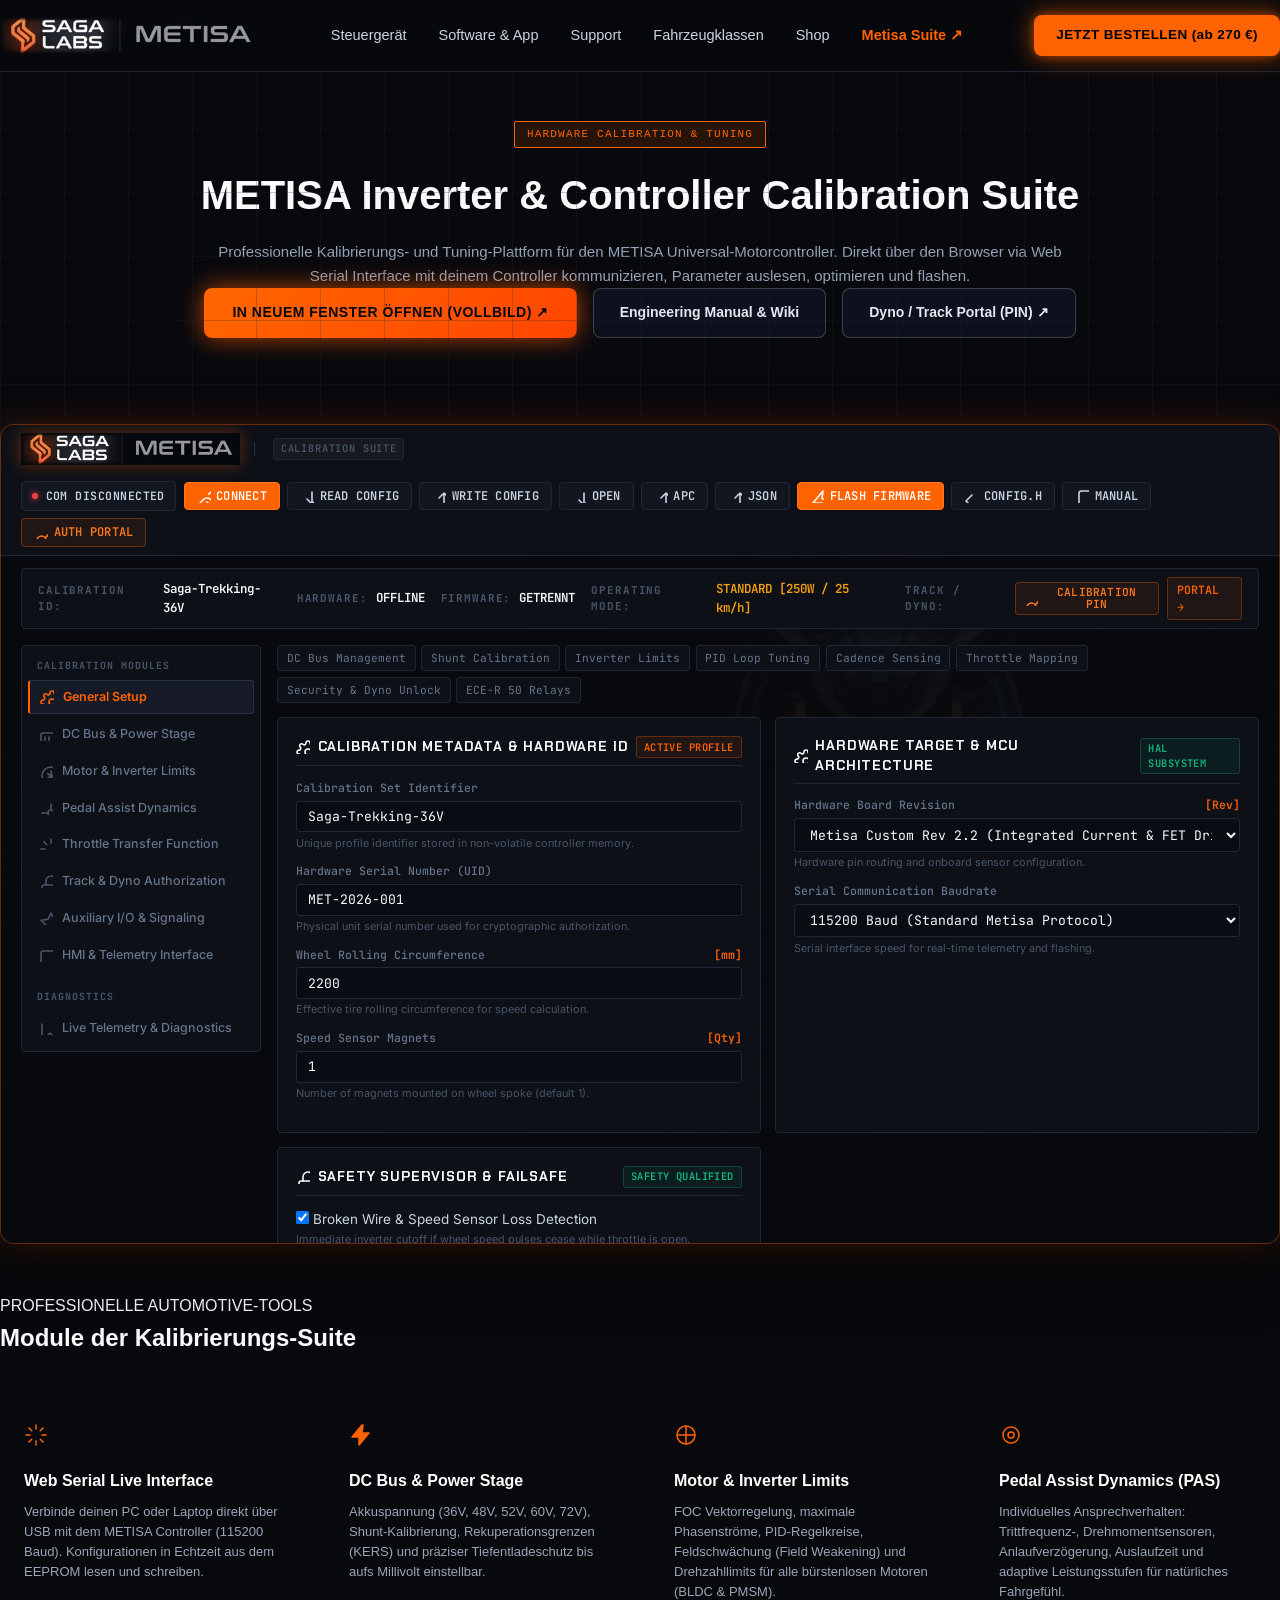
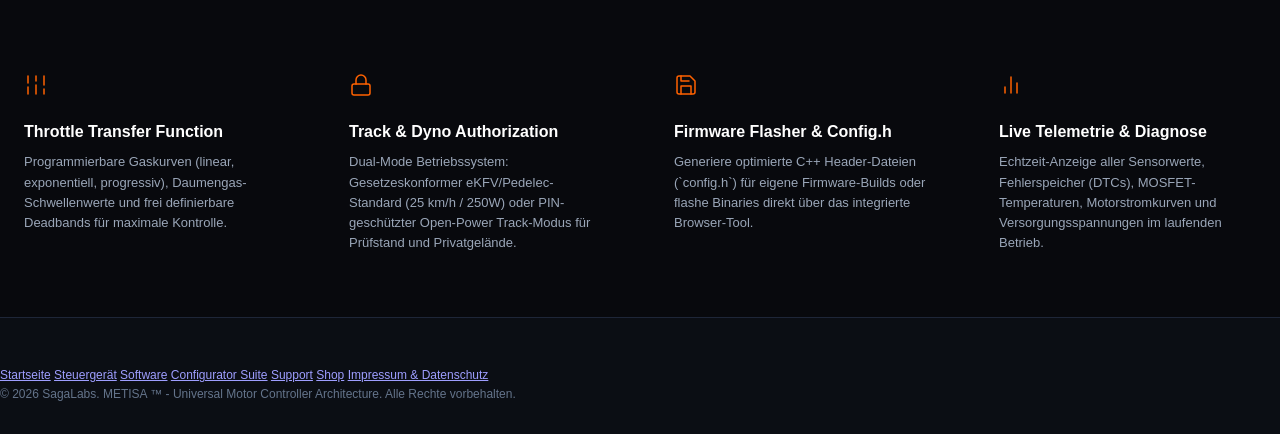
<file: configurator.html>
<!DOCTYPE html>
<html lang="de">
<head>
  <meta charset="UTF-8">
  <meta name="viewport" content="width=device-width, initial-scale=1.0, viewport-fit=cover">
  <title>METISA Inverter & Controller Calibration Suite - SagaLabs</title>
  <meta name="description" content="SaGa Labs METISA Professional Calibration Suite: Universelle Web Serial Motorsteuerung, FOC-Kalibrierung, EEPROM Sync und Firmware-Generierung direkt im Browser.">
  <link rel="stylesheet" href="style.css">
  <style>
    .suite-iframe-container {
      width: 100%;
      height: 820px;
      border-radius: 14px;
      overflow: hidden;
      border: 1px solid rgba(255, 90, 0, 0.4);
      box-shadow: 0 0 35px rgba(255, 90, 0, 0.2), 0 20px 60px rgba(0, 0, 0, 0.8);
      margin: 30px 0 50px 0;
      background: #060b14;
      position: relative;
    }
    .suite-iframe {
      width: 100%;
      height: 100%;
      border: none;
      display: block;
    }
    .suite-action-bar {
      display: flex;
      gap: 16px;
      justify-content: center;
      flex-wrap: wrap;
      margin-bottom: 24px;
    }
    .btn-suite-primary {
      display: inline-flex;
      align-items: center;
      gap: 10px;
      padding: 13px 28px;
      border-radius: 8px;
      background: linear-gradient(135deg, #FF6600 0%, #FF4500 100%);
      color: #05080E;
      font-weight: 800;
      font-size: 14px;
      letter-spacing: 0.5px;
      text-transform: uppercase;
      text-decoration: none;
      box-shadow: 0 0 25px rgba(255, 90, 0, 0.7);
      transition: all 0.25s ease;
    }
    .btn-suite-primary:hover {
      box-shadow: 0 0 35px rgba(255, 90, 0, 0.95);
      transform: translateY(-2px);
      color: #000;
    }
    .btn-suite-secondary {
      display: inline-flex;
      align-items: center;
      gap: 10px;
      padding: 13px 26px;
      border-radius: 8px;
      background: rgba(14, 21, 35, 0.75);
      border: 1px solid rgba(255, 255, 255, 0.2);
      color: #E2E8F0;
      font-weight: 600;
      font-size: 14px;
      text-decoration: none;
      transition: all 0.25s ease;
    }
    .btn-suite-secondary:hover {
      background: rgba(255, 255, 255, 0.1);
      border-color: var(--accent-orange);
      color: #FFF;
      transform: translateY(-2px);
    }
    .features-ribbon {
      display: grid;
      grid-template-columns: repeat(auto-fit, minmax(260px, 1fr));
      gap: 20px;
      margin: 40px 0;
    }
    .feature-card {
      background: var(--bg-card);
      border: 1px solid var(--border-card);
      border-radius: 12px;
      padding: 24px;
      transition: all 0.25s ease;
    }
    .feature-card:hover {
      border-color: rgba(255, 90, 0, 0.5);
      transform: translateY(-3px);
      box-shadow: 0 10px 30px rgba(0, 0, 0, 0.5);
    }
    .feature-icon {
      font-size: 24px;
      margin-bottom: 12px;
      display: inline-block;
    }
    .feature-card h3 {
      font-size: 16px;
      font-weight: 800;
      margin-bottom: 8px;
      color: #FFF;
    }
    .feature-card p {
      font-size: 13px;
      color: #9AA6B8;
      line-height: 1.55;
    }
  </style>
</head>
<body>

  <header class="site-header">
    <div class="header-container">
      <a href="index.html" class="site-brand" aria-label="SAGA LABS | METISA Startseite">
        <img src="assets/logo_full.png" alt="SAGA LABS | METISA" class="brand-logo-img">
      </a>

      <nav class="main-nav" aria-label="Hauptnavigation">
        <a href="produkt.html" class="nav-link">Steuergerät</a>
        <a href="software.html" class="nav-link">Software &amp; App</a>
        <a href="support.html" class="nav-link">Support</a>
        <a href="index.html#fahrzeugklassen" class="nav-link">Fahrzeugklassen</a>
        <a href="shop.html" class="nav-link">Shop</a>
        <a href="index.html" target="_blank" rel="noopener" class="nav-link nav-suite-link">Metisa Suite &nearr;</a>
      </nav>

      <div class="header-actions">
        <a href="shop.html" class="btn-header-order">JETZT BESTELLEN (ab 270 €)</a>
        <button class="mobile-menu-btn" id="mobileMenuBtn" aria-label="Menü umschalten" aria-expanded="false">
          <svg class="vector-icon" viewBox="0 0 24 24"><line x1="4" y1="7" x2="20" y2="7"/><line x1="4" y1="12" x2="20" y2="12"/><line x1="4" y1="17" x2="20" y2="17"/></svg>
        </button>
      </div>
    </div>

    <!-- Responsive Mobile Drawer -->
    <div class="mobile-drawer" id="mobileDrawer">
      <a href="index.html" class="mobile-nav-link">Startseite</a>
      <a href="produkt.html" class="mobile-nav-link">Steuergerät</a>
      <a href="software.html" class="mobile-nav-link">Software &amp; App</a>
      <a href="support.html" class="mobile-nav-link">Support</a>
      <a href="index.html#fahrzeugklassen" class="mobile-nav-link">Fahrzeugklassen</a>
      <a href="shop.html" class="mobile-nav-link">Shop</a>
      <a href="index.html" target="_blank" rel="noopener" class="mobile-nav-link text-cyber">Metisa Suite Web-Konfigurator &nearr;</a>
      <a href="unlock_portal.html" target="_blank" rel="noopener" class="mobile-nav-link text-cyber">Dyno / Track Portal &nearr;</a>
      <a href="wiki.html" target="_blank" rel="noopener" class="mobile-nav-link text-cyber">Engineering Wiki &nearr;</a>
      <a href="impressum.html" class="mobile-nav-link text-muted">Rechtliches &amp; Impressum</a>
    </div>
  </header>

  <main class="page-wrapper">
    <section class="subpage-hero">
      <span class="subpage-badge">Hardware Calibration &amp; Tuning</span>
      <h1 class="subpage-title">METISA Inverter &amp; Controller Calibration Suite</h1>
      <p class="subpage-desc">
        Professionelle Kalibrierungs- und Tuning-Plattform für den METISA Universal-Motorcontroller. Direkt über den Browser via Web Serial Interface mit deinem Controller kommunizieren, Parameter auslesen, optimieren und flashen.
      </p>

      <div class="suite-action-bar">
        <a href="configurator/index.html" target="_blank" class="btn-suite-primary">
          <span>In neuem Fenster öffnen (Vollbild) &nearr;</span>
        </a>
        <a href="wiki.html" target="_blank" class="btn-suite-secondary">
          <span>Engineering Manual &amp; Wiki</span>
        </a>
        <a href="unlock_portal.html" target="_blank" class="btn-suite-secondary">
          <span>Dyno / Track Portal (PIN) &nearr;</span>
        </a>
      </div>
    </section>

    <!-- Integrierte Live-Suite via Sandboxed iFrame mit Web-Serial Rechten -->
    <div class="suite-iframe-container">
      <iframe 
        src="configurator/index.html" 
        class="suite-iframe" 
        title="METISA Live Calibration Suite" 
        allow="serial; usb" 
        loading="eager">
      </iframe>
    </div>

    <!-- Modul-Übersicht & Funktionsblöcke der Suite -->
    <section>
      <div class="benefits-header">
        <div class="benefits-category">PROFESSIONELLE AUTOMOTIVE-TOOLS</div>
        <h2 class="benefits-main-title">Module der Kalibrierungs-Suite</h2>
      </div>

      <div class="features-ribbon">
        <div class="feature-card">
          <span class="feature-icon"><svg class="vector-icon-lg text-cyber" viewBox="0 0 24 24"><path d="M12 2v4M12 18v4M4.93 4.93l2.83 2.83M16.24 16.24l2.83 2.83M2 12h4M18 12h4M4.93 19.07l2.83-2.83M16.24 7.76l2.83-2.83"/></svg></span>
          <h3>Web Serial Live Interface</h3>
          <p>Verbinde deinen PC oder Laptop direkt über USB mit dem METISA Controller (115200 Baud). Konfigurationen in Echtzeit aus dem EEPROM lesen und schreiben.</p>
        </div>

        <div class="feature-card">
          <span class="feature-icon"><svg class="vector-icon-lg text-cyber" viewBox="0 0 24 24"><path fill="currentColor" d="M13 2L3 14h7v8l10-12h-7l1-8z"/></svg></span>
          <h3>DC Bus &amp; Power Stage</h3>
          <p>Akkuspannung (36V, 48V, 52V, 60V, 72V), Shunt-Kalibrierung, Rekuperationsgrenzen (KERS) und präziser Tiefentladeschutz bis aufs Millivolt einstellbar.</p>
        </div>

        <div class="feature-card">
          <span class="feature-icon"><svg class="vector-icon-lg text-cyber" viewBox="0 0 24 24"><circle cx="12" cy="12" r="9"/><path d="M12 3v18M3 12h18"/></svg></span>
          <h3>Motor &amp; Inverter Limits</h3>
          <p>FOC Vektorregelung, maximale Phasenströme, PID-Regelkreise, Feldschwächung (Field Weakening) und Drehzahllimits für alle bürstenlosen Motoren (BLDC &amp; PMSM).</p>
        </div>

        <div class="feature-card">
          <span class="feature-icon"><svg class="vector-icon-lg text-cyber" viewBox="0 0 24 24"><circle cx="12" cy="12" r="3"/><circle cx="12" cy="12" r="8"/></svg></span>
          <h3>Pedal Assist Dynamics (PAS)</h3>
          <p>Individuelles Ansprechverhalten: Trittfrequenz-, Drehmomentsensoren, Anlaufverzögerung, Auslaufzeit und adaptive Leistungsstufen für natürliches Fahrgefühl.</p>
        </div>

        <div class="feature-card">
          <span class="feature-icon"><svg class="vector-icon-lg text-cyber" viewBox="0 0 24 24"><line x1="4" y1="21" x2="4" y2="14"/><line x1="4" y1="10" x2="4" y2="3"/><line x1="12" y1="21" x2="12" y2="12"/><line x1="12" y1="8" x2="12" y2="3"/><line x1="20" y1="21" x2="20" y2="16"/><line x1="20" y1="12" x2="20" y2="3"/></svg></span>
          <h3>Throttle Transfer Function</h3>
          <p>Programmierbare Gaskurven (linear, exponentiell, progressiv), Daumengas-Schwellenwerte und frei definierbare Deadbands für maximale Kontrolle.</p>
        </div>

        <div class="feature-card">
          <span class="feature-icon"><svg class="vector-icon-lg text-cyber" viewBox="0 0 24 24"><rect x="3" y="11" width="18" height="11" rx="2" ry="2"/><path d="M7 11V7a5 5 0 0 1 10 0v4"/></svg></span>
          <h3>Track &amp; Dyno Authorization</h3>
          <p>Dual-Mode Betriebssystem: Gesetzeskonformer eKFV/Pedelec-Standard (25 km/h / 250W) oder PIN-geschützter Open-Power Track-Modus für Prüfstand und Privatgelände.</p>
        </div>

        <div class="feature-card">
          <span class="feature-icon"><svg class="vector-icon-lg text-cyber" viewBox="0 0 24 24"><path d="M19 21H5a2 2 0 0 1-2-2V5a2 2 0 0 1 2-2h11l5 5v11a2 2 0 0 1-2 2z"/><polyline points="17 21 17 13 7 13 7 21"/><polyline points="7 3 7 8 15 8"/></svg></span>
          <h3>Firmware Flasher &amp; Config.h</h3>
          <p>Generiere optimierte C++ Header-Dateien (`config.h`) für eigene Firmware-Builds oder flashe Binaries direkt über das integrierte Browser-Tool.</p>
        </div>

        <div class="feature-card">
          <span class="feature-icon"><svg class="vector-icon-lg text-cyber" viewBox="0 0 24 24"><line x1="18" y1="20" x2="18" y2="10"/><line x1="12" y1="20" x2="12" y2="4"/><line x1="6" y1="20" x2="6" y2="14"/></svg></span>
          <h3>Live Telemetrie &amp; Diagnose</h3>
          <p>Echtzeit-Anzeige aller Sensorwerte, Fehlerspeicher (DTCs), MOSFET-Temperaturen, Motorstromkurven und Versorgungsspannungen im laufenden Betrieb.</p>
        </div>
      </div>
    </section>
  </main>

  <footer class="site-footer">
    <div class="footer-nav">
      <a href="index.html">Startseite</a>
      <a href="produkt.html">Steuergerät</a>
      <a href="software.html">Software</a>
      <a href="configurator.html">Configurator Suite</a>
      <a href="support.html">Support</a>
      <a href="shop.html">Shop</a>
      <a href="impressum.html">Impressum & Datenschutz</a>
    </div>
    <p>&copy; 2026 SagaLabs. METISA &trade; - Universal Motor Controller Architecture. Alle Rechte vorbehalten.</p>
  </footer>

  <script>
    (function() {
      const menuBtn = document.getElementById('mobileMenuBtn');
      const drawer = document.getElementById('mobileDrawer');
      if (!menuBtn || !drawer) return;
      menuBtn.addEventListener('click', function(e) {
        e.stopPropagation();
        const isOpen = drawer.classList.toggle('open');
        menuBtn.setAttribute('aria-expanded', isOpen);
        menuBtn.textContent = isOpen ? '✕' : '☰';
      });
      drawer.querySelectorAll('a').forEach(function(l) {
        l.addEventListener('click', function() { drawer.classList.remove('open'); menuBtn.textContent = '☰'; });
      });
      document.addEventListener('click', function(e) {
        if (!drawer.contains(e.target) && !menuBtn.contains(e.target)) {
          drawer.classList.remove('open');
          menuBtn.textContent = '☰';
        }
      });
    })();
  </script>
</body>
</html>
</file>
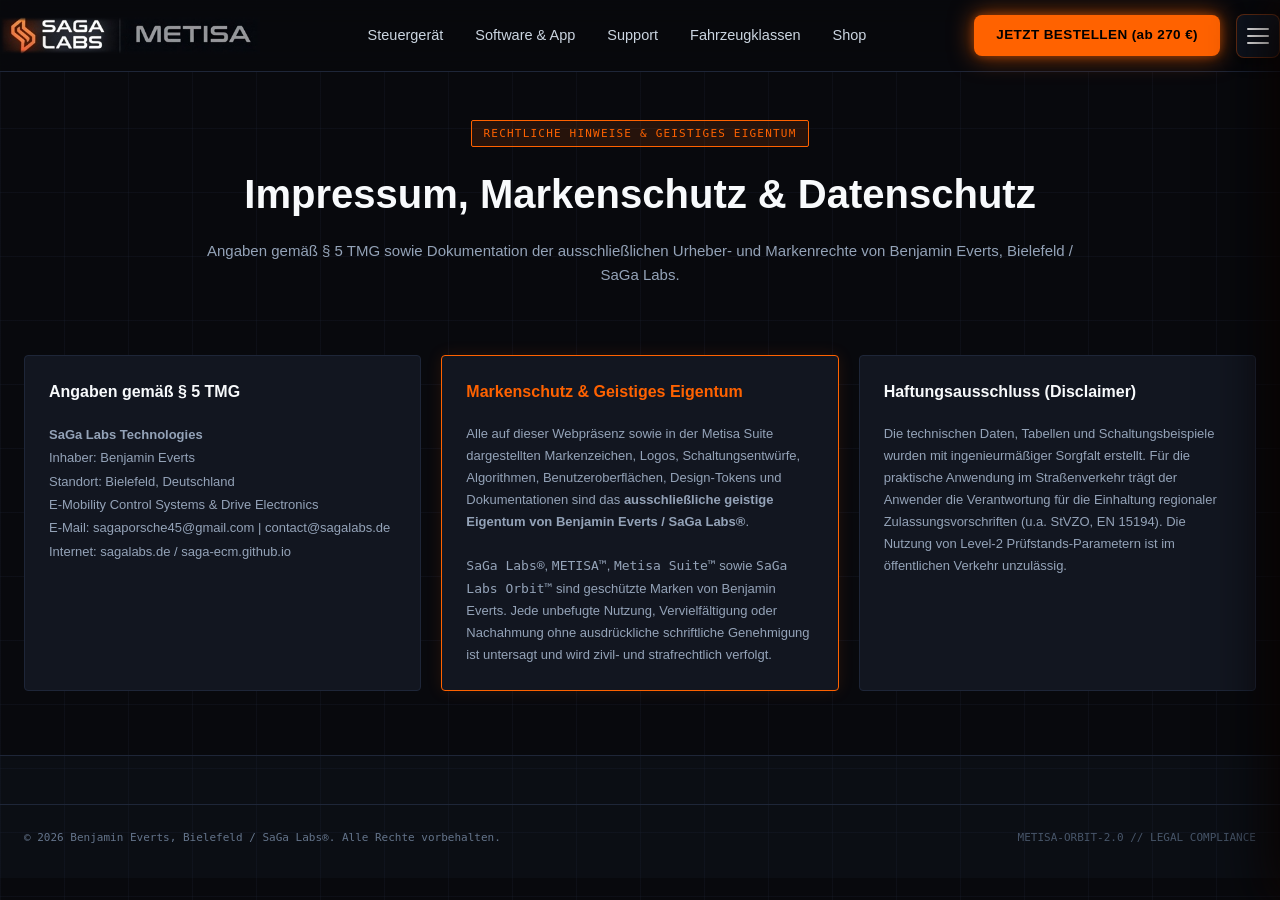
<file: impressum.html>
<!DOCTYPE html>
<html lang="de">
<head>
  <meta charset="UTF-8">
  <meta name="viewport" content="width=device-width, initial-scale=1.0, viewport-fit=cover">
  <title>SaGa Labs METISA // Impressum, Markenschutz &amp; Rechtliches</title>
  <meta name="description" content="Rechtliche Angaben, Urheberrecht, Markenschutz und Haftungsausschluss der SaGa Labs Technologies und Benjamin Everts.">
  <link rel="stylesheet" href="style.css">
</head>
<body>

  <header class="site-header">
    <div class="header-container">
      <a href="index.html" class="site-brand" aria-label="SAGA LABS | METISA Startseite">
        <img src="assets/logo_full.png" alt="SAGA LABS | METISA" class="brand-logo-img">
      </a>

      <nav class="main-nav" aria-label="Desktop Hauptnavigation">
        <a href="produkt.html" class="nav-link">Steuergerät</a>
        <a href="software.html" class="nav-link">Software &amp; App</a>
        <a href="support.html" class="nav-link">Support</a>
        <a href="index.html#fahrzeugklassen" class="nav-link">Fahrzeugklassen</a>
        <a href="shop.html" class="nav-link">Shop</a>
      </nav>

      <div class="header-actions">
        <a href="shop.html" class="btn-header-order">JETZT BESTELLEN (ab 270 €)</a>
        <button class="nav-menu-toggle" id="navMenuBtn" aria-label="Menü öffnen" aria-expanded="false">
          <span class="bar"></span>
          <span class="bar"></span>
          <span class="bar"></span>
        </button>
      </div>
    </div>
  </header>

  <!-- Navigation Drawer Backdrop -->
  <div class="nav-drawer-backdrop" id="navDrawerBackdrop"></div>

  <!-- Navigation Drawer (Sämtliche Navigation) -->
  <aside class="nav-drawer" id="navDrawer" aria-label="Hauptnavigation">
    <div class="nav-drawer-header">
      <div class="nav-drawer-brand">
        <img src="assets/logo_full.png" alt="SAGA LABS | METISA" class="drawer-logo-img">
      </div>
      <button class="nav-drawer-close" id="navDrawerClose" aria-label="Menü schließen">&times;</button>
    </div>
    <div class="nav-drawer-body">
      <div class="nav-drawer-group-title">// NAVIGATION &amp; SYSTEM</div>
      <nav class="nav-drawer-links">
        <a href="index.html" class="drawer-link">
          <span class="link-bullet">▸</span>
          <span>Startseite</span>
        </a>
        <a href="produkt.html" class="drawer-link">
          <span class="link-bullet">▸</span>
          <span>Steuergerät &amp; Hardware</span>
        </a>
        <a href="software.html" class="drawer-link">
          <span class="link-bullet">▸</span>
          <span>Software &amp; Cockpit App</span>
        </a>
        <a href="support.html" class="drawer-link">
          <span class="link-bullet">▸</span>
          <span>Support &amp; Schaltpläne</span>
        </a>
        <a href="index.html#fahrzeugklassen" class="drawer-link">
          <span class="link-bullet">▸</span>
          <span>Fahrzeugklassen &amp; PIN-Levels</span>
        </a>
        <a href="shop.html" class="drawer-link highlight-shop">
          <span class="link-bullet">★</span>
          <span>Shop &amp; Vorbestellung</span>
          <span class="drawer-badge">Charge 2026</span>
        </a>
      </nav>

      <div class="nav-drawer-group-title" style="margin-top: 24px;">// METISA SUITE (CLOUD &amp; USB)</div>
      <div class="drawer-suite-card">
        <div class="drawer-suite-info">
          <h4>METISA Live Calibration Suite</h4>
          <p>Browserbasierter Web-Serial Konfigurator für USB, Bluetooth &amp; Wi-Fi.</p>
        </div>
        <a href="configurator/index.html" onclick="openLiveSuite(event)" class="btn-drawer-suite">
          ⚡ SUITE IM NEUEN FENSTER ÖFFNEN ↗
        </a>
        <div class="drawer-sublinks">
          <a href="unlock_portal.html" target="_blank" rel="noopener">Dyno Portal ↗</a>
          <span>•</span>
          <a href="wiki.html" target="_blank" rel="noopener">Engineering Wiki ↗</a>
        </div>
      </div>

      <div class="nav-drawer-group-title" style="margin-top: 24px;">// HARDWARE STATUS</div>
      <div class="drawer-status-box">
        <div class="status-row">
          <span class="status-label">Lagerbestand:</span>
          <span class="status-val amber">Vorbestellung aktiv</span>
        </div>
        <div class="status-row">
          <span class="status-label">Auslieferung:</span>
          <span class="status-val green">Charge Q4 / 2026</span>
        </div>
        <div class="status-row">
          <span class="status-label">Käuferschutz:</span>
          <span class="status-val mono">PayPal Verified</span>
        </div>
      </div>
    </div>
    <div class="nav-drawer-footer">
      <a href="impressum.html" class="drawer-footer-link" style="color: #FF5A00;">Impressum &amp; Datenschutz</a>
      <span>&copy; 2026 SaGa Labs®</span>
    </div>
  </aside>

  <main class="container">
    <section class="subpage-hero">
      <span class="subpage-badge">RECHTLICHE HINWEISE &amp; GEISTIGES EIGENTUM</span>
      <h1 class="subpage-title">Impressum, Markenschutz &amp; Datenschutz</h1>
      <p class="subpage-desc">
        Angaben gemäß § 5 TMG sowie Dokumentation der ausschließlichen Urheber- und Markenrechte von Benjamin Everts, Bielefeld / SaGa Labs.
      </p>
    </section>

    <div class="subpage-grid">
      <!-- Section 1 -->
      <div class="subpage-box">
        <h3>Angaben gemäß § 5 TMG</h3>
        <p style="margin-top: 8px; line-height: 1.8;">
          <strong>SaGa Labs Technologies</strong><br>
          Inhaber: Benjamin Everts<br>
          Standort: Bielefeld, Deutschland<br>
          E-Mobility Control Systems &amp; Drive Electronics<br>
          E-Mail: sagaporsche45@gmail.com | contact@sagalabs.de<br>
          Internet: sagalabs.de / saga-ecm.github.io
        </p>
      </div>

      <!-- Section 2 -->
      <div class="subpage-box" id="urheberrecht" style="border-color: var(--accent-cyber); box-shadow: 0 0 16px var(--accent-cyber-subtle);">
        <h3 style="color: var(--accent-cyber);">Markenschutz &amp; Geistiges Eigentum</h3>
        <p style="margin-top: 8px; line-height: 1.7;">
          Alle auf dieser Webpräsenz sowie in der Metisa Suite dargestellten Markenzeichen, Logos, Schaltungsentwürfe, Algorithmen, Benutzeroberflächen, Design-Tokens und Dokumentationen sind das <strong>ausschließliche geistige Eigentum von Benjamin Everts / SaGa Labs&reg;</strong>.
          <br><br>
          <code>SaGa Labs&reg;</code>, <code>METISA&trade;</code>, <code>Metisa Suite&trade;</code> sowie <code>SaGa Labs Orbit&trade;</code> sind geschützte Marken von Benjamin Everts. Jede unbefugte Nutzung, Vervielfältigung oder Nachahmung ohne ausdrückliche schriftliche Genehmigung ist untersagt und wird zivil- und strafrechtlich verfolgt.
        </p>
      </div>

      <!-- Section 3 -->
      <div class="subpage-box">
        <h3>Haftungsausschluss (Disclaimer)</h3>
        <p style="margin-top: 8px; line-height: 1.7;">
          Die technischen Daten, Tabellen und Schaltungsbeispiele wurden mit ingenieurmäßiger Sorgfalt erstellt. Für die praktische Anwendung im Straßenverkehr trägt der Anwender die Verantwortung für die Einhaltung regionaler Zulassungsvorschriften (u.a. StVZO, EN 15194). Die Nutzung von Level-2 Prüfstands-Parametern ist im öffentlichen Verkehr unzulässig.
        </p>
      </div>
    </div>
  </main>

  <footer class="site-footer">
    <div class="container footer-meta-bar">
      <div>&copy; 2026 Benjamin Everts, Bielefeld / SaGa Labs&reg;. Alle Rechte vorbehalten.</div>
      <div class="footer-hash">METISA-ORBIT-2.0 // LEGAL COMPLIANCE</div>
    </div>
  </footer>

  <script>
    function openLiveSuite(e) {
      if (e) { e.preventDefault(); e.stopPropagation(); }
      const w = Math.min(1380, Math.floor(window.screen.availWidth * 0.92));
      const h = Math.min(880, Math.floor(window.screen.availHeight * 0.90));
      const l = Math.floor((window.screen.availWidth - w) / 2);
      const t = Math.floor((window.screen.availHeight - h) / 2);
      window.open('configurator/index.html', 'MetisaLiveSuiteAppWindow',
        `width=${w},height=${h},left=${l},top=${t},menubar=no,toolbar=no,location=no,status=no,resizable=yes,scrollbars=yes`);
      return false;
    }

    (function() {
      const menuBtn = document.getElementById('navMenuBtn');
      const drawer = document.getElementById('navDrawer');
      const backdrop = document.getElementById('navDrawerBackdrop');
      const closeBtn = document.getElementById('navDrawerClose');

      function openMenu() {
        if (!drawer) return;
        drawer.classList.add('open');
        if (backdrop) backdrop.classList.add('open');
        if (menuBtn) {
          menuBtn.classList.add('open');
          menuBtn.setAttribute('aria-expanded', 'true');
        }
        document.body.style.overflow = 'hidden';
      }

      function closeMenu() {
        if (!drawer) return;
        drawer.classList.remove('open');
        if (backdrop) backdrop.classList.remove('open');
        if (menuBtn) {
          menuBtn.classList.remove('open');
          menuBtn.setAttribute('aria-expanded', 'false');
        }
        document.body.style.overflow = '';
      }

      if (menuBtn) {
        menuBtn.addEventListener('click', function(e) {
          e.stopPropagation();
          if (drawer && drawer.classList.contains('open')) closeMenu();
          else openMenu();
        });
      }

      if (closeBtn) closeBtn.addEventListener('click', function(e) { e.stopPropagation(); closeMenu(); });
      if (backdrop) backdrop.addEventListener('click', closeMenu);
      if (drawer) {
        drawer.querySelectorAll('a').forEach(function(link) {
          link.addEventListener('click', closeMenu);
        });
      }
      document.addEventListener('keydown', function(e) {
        if (e.key === 'Escape') closeMenu();
      });
    })();
  </script>
</body>
</html>
</file>
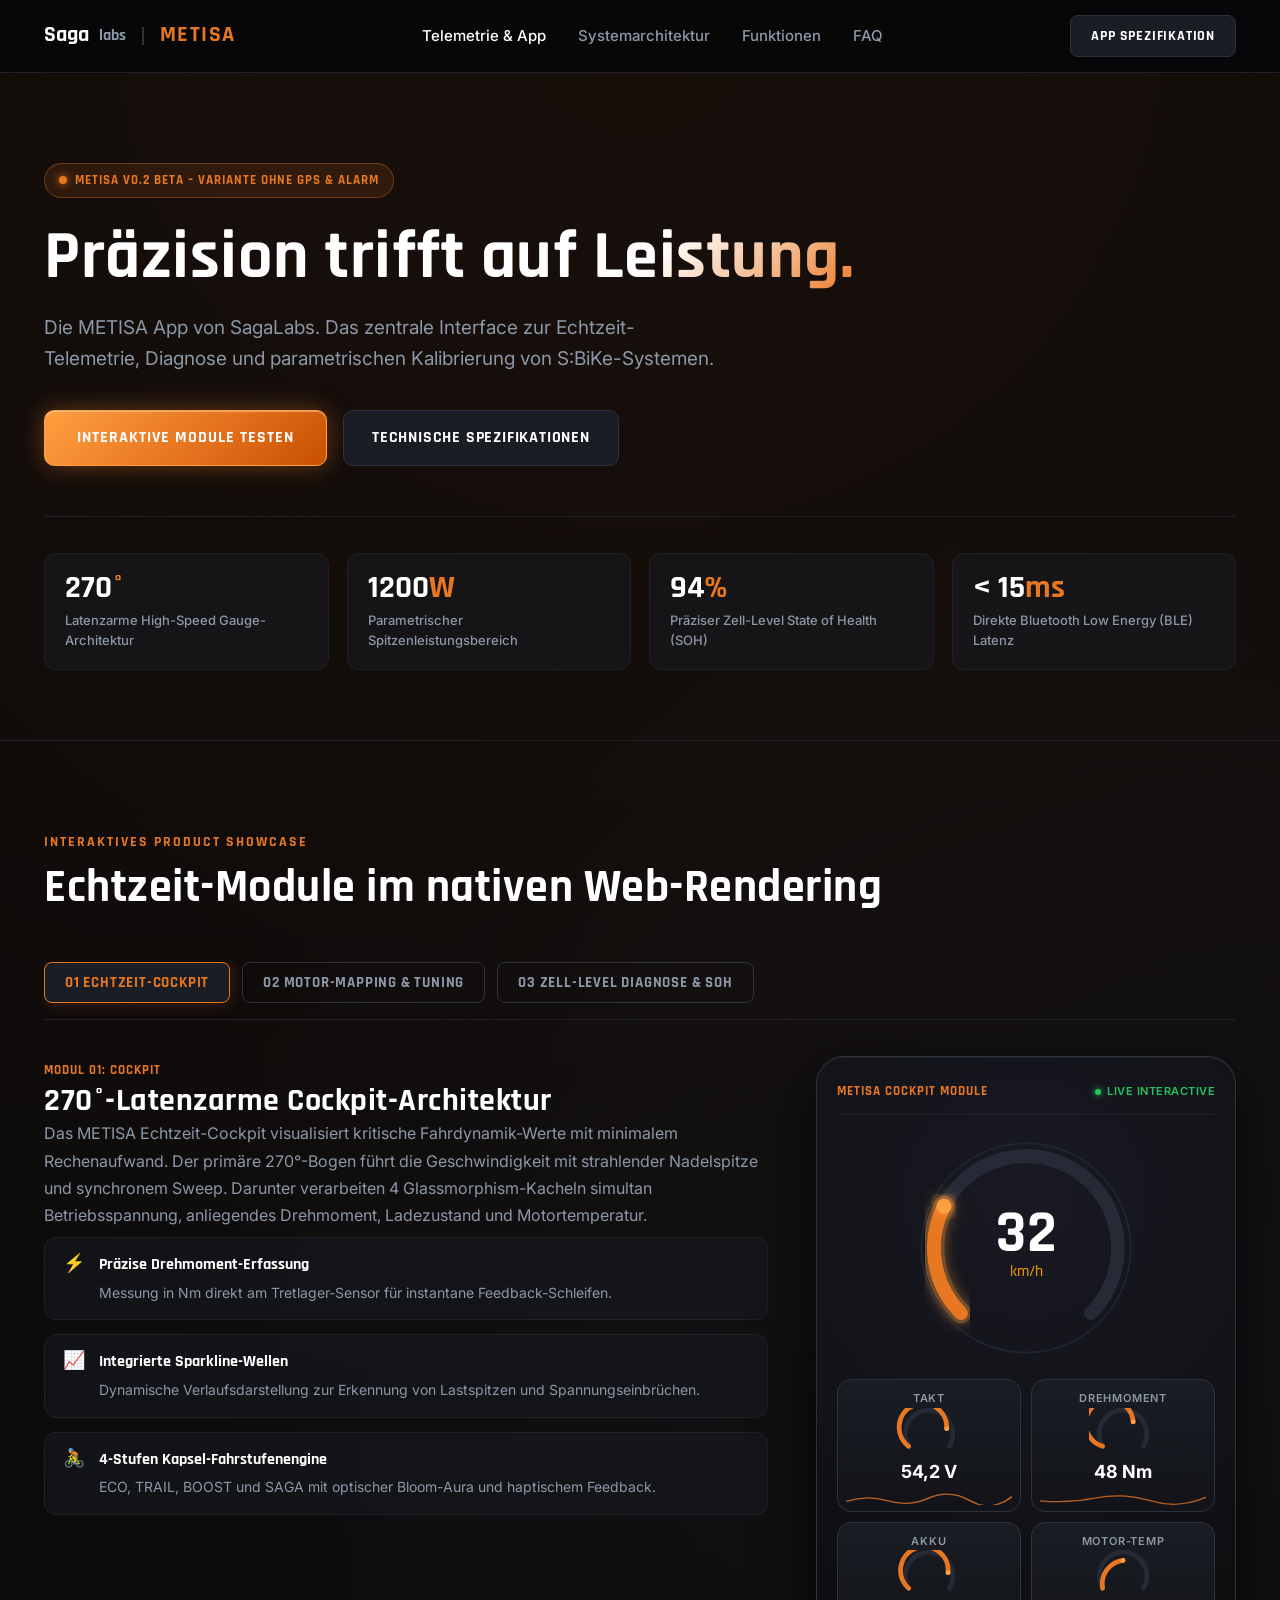
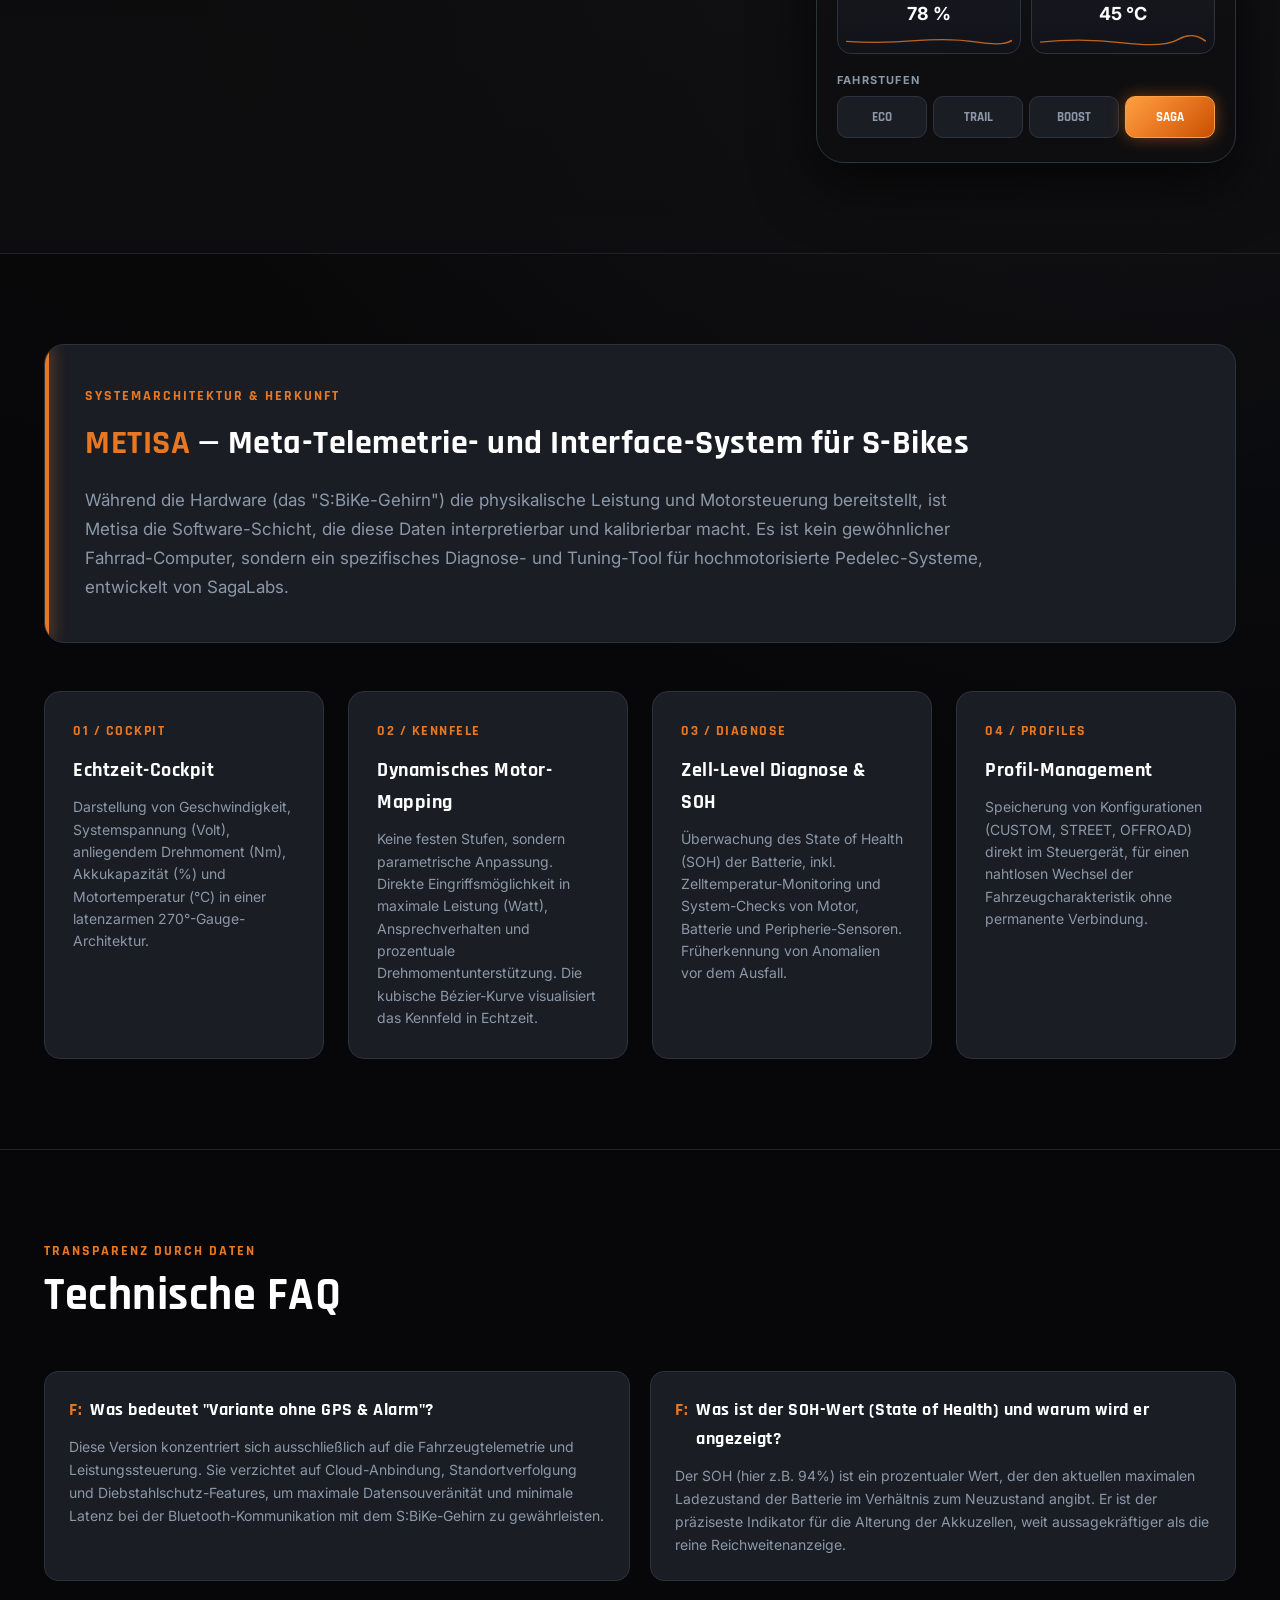
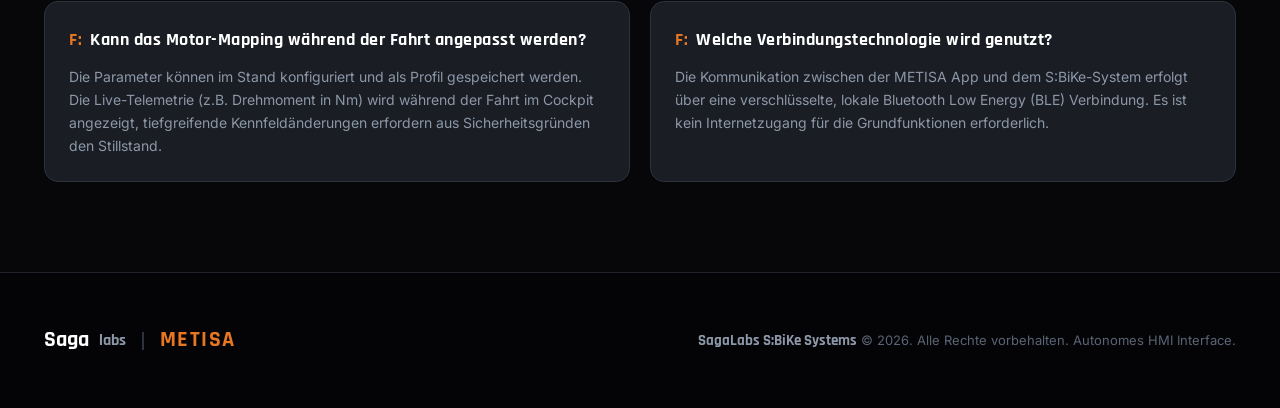
<file: metisa_app_showcase.html>
<!DOCTYPE html>
<html lang="de">
<head>
  <meta charset="UTF-8">
  <meta name="viewport" content="width=device-width, initial-scale=1.0">
  <title>METISA – Telemetrie, Diagnose & Kalibrierung | SagaLabs</title>
  <link rel="preconnect" href="https://fonts.googleapis.com">
  <link rel="preconnect" href="https://fonts.gstatic.com" crossorigin>
  <link href="https://fonts.googleapis.com/css2?family=Rajdhani:wght@500;600;700&family=Inter:wght@400;500;600&display=swap" rel="stylesheet">
  <style>
    :root {
      --bg-deep: #070709;
      --bg-surface: #0E0E10;
      --bg-card: #1A1D24;
      --bg-card-alt: rgba(26, 29, 36, 0.75);
      --border-subtle: #1F222A;
      --border-card: #2D323F;
      --border-accent: #FFA040;
      --accent: #E87722;
      --accent-glow: #FFA040;
      --accent-dark: #C85000;
      --status-green: #22C55E;
      --status-green-glow: #00E676;
      --text-primary: #FFFFFF;
      --text-secondary: #8C98A8;
      --text-dim: #5A6474;
      --text-unit: #FFA000;
      --font-tech: 'Rajdhani', sans-serif;
      --font-body: 'Inter', -apple-system, BlinkMacSystemFont, sans-serif;
    }

    * { box-sizing: border-box; margin: 0; padding: 0; }

    body {
      background-color: var(--bg-deep);
      color: var(--text-primary);
      font-family: var(--font-body);
      line-height: 1.6;
      overflow-x: hidden;
      background-image: 
        radial-gradient(circle at 50% 0%, rgba(232, 119, 34, 0.08) 0%, transparent 60%),
        radial-gradient(circle at 90% 40%, rgba(26, 29, 36, 0.5) 0%, transparent 40%);
    }

    /* Container */
    .container {
      width: 100%;
      max-width: 1240px;
      margin: 0 auto;
      padding: 0 24px;
    }

    /* Typography Utilities */
    h1, h2, h3, h4, .tech-font {
      font-family: var(--font-tech);
      letter-spacing: 0.5px;
    }

    /* --- Navigation --- */
    .site-nav {
      position: sticky;
      top: 0;
      z-index: 100;
      background: rgba(7, 7, 9, 0.85);
      backdrop-filter: blur(16px);
      border-bottom: 1px solid var(--border-subtle);
    }
    .nav-inner {
      height: 72px;
      display: flex;
      justify-content: space-between;
      align-items: center;
    }
    .brand-logo {
      display: flex;
      align-items: center;
      gap: 10px;
      text-decoration: none;
      font-family: var(--font-tech);
      font-size: 22px;
      font-weight: 700;
    }
    .brand-logo .saga { color: #FFFFFF; }
    .brand-logo .labs { color: var(--text-secondary); font-size: 16px; margin-right: 6px; }
    .brand-logo .divider { width: 1.5px; height: 18px; background: var(--border-card); margin-right: 6px; }
    .brand-logo .metisa { color: var(--accent); letter-spacing: 1.5px; }

    .nav-links {
      display: flex;
      gap: 32px;
      list-style: none;
    }
    .nav-links a {
      color: var(--text-secondary);
      text-decoration: none;
      font-size: 15px;
      font-weight: 500;
      transition: color 0.2s;
    }
    .nav-links a:hover, .nav-links a.active {
      color: var(--text-primary);
    }
    .nav-cta {
      display: inline-flex;
      align-items: center;
      padding: 9px 20px;
      background: var(--bg-card);
      border: 1px solid var(--border-card);
      border-radius: 8px;
      color: var(--text-primary);
      text-decoration: none;
      font-family: var(--font-tech);
      font-weight: 700;
      font-size: 14px;
      letter-spacing: 0.8px;
      transition: all 0.2s;
    }
    .nav-cta:hover {
      border-color: var(--accent);
      color: var(--accent);
      box-shadow: 0 0 14px rgba(232, 119, 34, 0.25);
    }

    /* --- Hero Section --- */
    .hero-section {
      padding: 90px 0 70px 0;
      position: relative;
    }
    .hero-badge {
      display: inline-flex;
      align-items: center;
      gap: 8px;
      padding: 6px 14px;
      background: rgba(232, 119, 34, 0.12);
      border: 1px solid rgba(232, 119, 34, 0.35);
      border-radius: 20px;
      font-family: var(--font-tech);
      font-weight: 700;
      font-size: 13px;
      color: var(--accent);
      letter-spacing: 1px;
      margin-bottom: 24px;
    }
    .hero-badge-pulse {
      width: 8px;
      height: 8px;
      border-radius: 50%;
      background: var(--accent);
      box-shadow: 0 0 8px var(--accent);
    }
    .hero-title {
      font-size: clamp(42px, 6vw, 68px);
      line-height: 1.05;
      font-weight: 700;
      color: #FFFFFF;
      max-width: 860px;
      margin-bottom: 20px;
    }
    .hero-title span {
      background: linear-gradient(135deg, #FFFFFF 30%, var(--accent) 100%);
      -webkit-background-clip: text;
      -webkit-text-fill-color: transparent;
    }
    .hero-desc {
      font-size: 19px;
      color: var(--text-secondary);
      max-width: 680px;
      line-height: 1.6;
      margin-bottom: 36px;
    }
    .hero-actions {
      display: flex;
      gap: 16px;
      flex-wrap: wrap;
      margin-bottom: 50px;
    }
    .btn-primary {
      display: inline-flex;
      align-items: center;
      justify-content: center;
      padding: 14px 32px;
      background: linear-gradient(135deg, #FFA040 0%, #E87722 50%, #C85000 100%);
      border: 1px solid #FFA040;
      border-radius: 10px;
      color: #FFFFFF;
      text-decoration: none;
      font-family: var(--font-tech);
      font-size: 16px;
      font-weight: 700;
      letter-spacing: 1px;
      box-shadow: 0 0 24px rgba(232, 119, 34, 0.4), inset 0 1px 1px rgba(255, 255, 255, 0.4);
      transition: all 0.2s;
    }
    .btn-primary:hover {
      box-shadow: 0 0 32px rgba(232, 119, 34, 0.65);
      transform: translateY(-1px);
    }
    .btn-secondary {
      display: inline-flex;
      align-items: center;
      justify-content: center;
      padding: 14px 28px;
      background: var(--bg-card);
      border: 1px solid var(--border-card);
      border-radius: 10px;
      color: var(--text-primary);
      text-decoration: none;
      font-family: var(--font-tech);
      font-size: 16px;
      font-weight: 700;
      letter-spacing: 0.8px;
      transition: all 0.2s;
    }
    .btn-secondary:hover {
      border-color: #3E465A;
      background: #20242D;
    }

    /* Key Metrics Strip */
    .metrics-strip {
      display: grid;
      grid-template-columns: repeat(auto-fit, minmax(200px, 1fr));
      gap: 18px;
      border-top: 1px solid var(--border-subtle);
      padding-top: 36px;
    }
    .metric-card {
      background: rgba(26, 29, 36, 0.45);
      border: 1px solid var(--border-subtle);
      border-radius: 12px;
      padding: 18px 20px;
    }
    .metric-val {
      font-family: var(--font-tech);
      font-size: 32px;
      font-weight: 700;
      color: #FFFFFF;
      line-height: 1;
      margin-bottom: 6px;
    }
    .metric-val span { color: var(--accent); }
    .metric-label {
      font-size: 13px;
      color: var(--text-secondary);
      font-weight: 500;
    }

    /* --- Interactive Live Showcase Section --- */
    .showcase-section {
      padding: 90px 0;
      border-top: 1px solid var(--border-subtle);
      background: linear-gradient(180deg, rgba(7, 7, 9, 0) 0%, rgba(14, 14, 16, 0.7) 100%);
    }
    .section-header {
      margin-bottom: 48px;
    }
    .section-eyebrow {
      font-family: var(--font-tech);
      font-size: 14px;
      font-weight: 700;
      color: var(--accent);
      letter-spacing: 2px;
      text-transform: uppercase;
      margin-bottom: 8px;
    }
    .section-title {
      font-size: clamp(32px, 4vw, 46px);
      font-weight: 700;
      color: #FFFFFF;
      line-height: 1.15;
    }

    /* Interactive Tab Bar */
    .module-tabs {
      display: flex;
      gap: 12px;
      margin-bottom: 36px;
      border-bottom: 1px solid var(--border-subtle);
      padding-bottom: 16px;
      overflow-x: auto;
      scrollbar-width: none;
    }
    .module-tab-btn {
      background: transparent;
      border: 1px solid var(--border-card);
      border-radius: 8px;
      padding: 10px 20px;
      color: var(--text-secondary);
      font-family: var(--font-tech);
      font-size: 15px;
      font-weight: 700;
      letter-spacing: 0.8px;
      cursor: pointer;
      white-space: nowrap;
      transition: all 0.2s;
    }
    .module-tab-btn:hover {
      border-color: #3E465A;
      color: #FFFFFF;
    }
    .module-tab-btn.active {
      background: var(--bg-card);
      border-color: var(--accent);
      color: var(--accent);
      box-shadow: 0 0 16px rgba(232, 119, 34, 0.25);
    }

    /* Showcase Split Layout */
    .showcase-grid {
      display: grid;
      grid-template-columns: 1fr 420px;
      gap: 48px;
      align-items: start;
    }

    /* Left: Technical Editorial */
    .tech-editorial {
      display: flex;
      flex-direction: column;
      gap: 24px;
    }
    .editorial-badge {
      display: inline-block;
      font-family: var(--font-tech);
      font-size: 13px;
      font-weight: 700;
      color: var(--accent);
      letter-spacing: 1px;
      text-transform: uppercase;
    }
    .editorial-title {
      font-size: 32px;
      font-weight: 700;
      color: #FFFFFF;
      line-height: 1.2;
    }
    .editorial-desc {
      font-size: 16px;
      color: var(--text-secondary);
      line-height: 1.7;
    }
    .feature-specs-list {
      list-style: none;
      display: flex;
      flex-direction: column;
      gap: 14px;
      margin-top: 8px;
    }
    .feature-spec-item {
      display: flex;
      gap: 14px;
      background: rgba(26, 29, 36, 0.45);
      border: 1px solid var(--border-subtle);
      border-radius: 12px;
      padding: 14px 18px;
    }
    .spec-icon {
      color: var(--accent);
      font-size: 18px;
      line-height: 1;
      padding-top: 2px;
    }
    .spec-content strong {
      display: block;
      font-family: var(--font-tech);
      font-size: 16px;
      color: #FFFFFF;
      margin-bottom: 2px;
    }
    .spec-content span {
      font-size: 14px;
      color: var(--text-secondary);
      line-height: 1.5;
    }

    /* Right: In-Page UI Module Frame (Zero Fake Phone!) */
    .module-viewer {
      position: relative;
      background: radial-gradient(circle at 50% 20%, #181922 0%, #0E0E10 80%);
      border: 1px solid var(--border-card);
      border-radius: 28px;
      padding: 24px 20px;
      box-shadow: 0 20px 60px rgba(0,0,0,0.7), inset 0 1px 1px rgba(255,255,255,0.06);
    }
    .module-header-tag {
      display: flex;
      justify-content: space-between;
      align-items: center;
      margin-bottom: 18px;
      padding-bottom: 12px;
      border-bottom: 1px solid rgba(255, 255, 255, 0.06);
    }
    .module-header-tag .tag-label {
      font-family: var(--font-tech);
      font-size: 13px;
      font-weight: 700;
      color: var(--accent);
      letter-spacing: 1px;
    }
    .module-header-tag .live-indicator {
      display: flex;
      align-items: center;
      gap: 6px;
      font-size: 11px;
      color: var(--status-green);
      font-weight: 600;
      text-transform: uppercase;
      letter-spacing: 0.5px;
    }
    .live-dot {
      width: 6px;
      height: 6px;
      border-radius: 50%;
      background: var(--status-green);
      box-shadow: 0 0 6px var(--status-green);
    }

    /* UI Module Components Container */
    .module-pane { display: none; }
    .module-pane.active { display: block; animation: fadeIn 0.25s ease-out; }
    @keyframes fadeIn { from { opacity: 0; transform: translateY(4px); } to { opacity: 1; transform: translateY(0); } }

    /* Module 1: Cockpit Styles */
    .cockpit-gauge-wrap {
      width: 230px;
      height: 230px;
      margin: 0 auto 16px auto;
    }
    .cockpit-grid {
      display: grid;
      grid-template-columns: 1fr 1fr;
      gap: 10px;
      margin-bottom: 18px;
    }
    .gauge-card-ui {
      background: linear-gradient(180deg, rgba(26, 29, 36, 0.95) 0%, rgba(18, 20, 26, 0.90) 100%);
      border: 1px solid var(--border-card);
      border-radius: 14px;
      padding: 10px 8px 6px 8px;
      display: flex;
      flex-direction: column;
      align-items: center;
    }
    .gauge-card-ui .c-title { font-size: 11px; font-weight: 600; color: var(--text-secondary); letter-spacing: 0.8px; text-transform: uppercase; }
    .gauge-card-ui .c-val { font-size: 18px; font-weight: 700; color: #FFFFFF; margin: 2px 0; }
    .gauge-card-ui svg.c-gauge { width: 68px; height: 48px; }
    .gauge-card-ui svg.c-spark { width: 100%; height: 14px; margin-top: 2px; }

    .drive-section-ui .drive-hdr {
      font-size: 11px; font-weight: 700; color: var(--text-secondary); letter-spacing: 1.2px; text-transform: uppercase; margin-bottom: 6px;
    }
    .drive-grid-ui {
      display: grid; grid-template-columns: repeat(4, 1fr); gap: 6px;
    }
    .drive-btn-ui {
      background: var(--bg-card);
      border: 1px solid var(--border-card);
      border-radius: 10px;
      color: var(--text-secondary);
      font-family: var(--font-tech);
      font-size: 13px; font-weight: 700;
      padding: 10px 0; text-align: center; cursor: pointer; transition: all 0.2s;
    }
    .drive-btn-ui.active {
      background: linear-gradient(135deg, #FFA040 0%, #E87722 50%, #C85000 100%);
      border-color: #FFA040; color: #FFFFFF;
      box-shadow: 0 0 16px rgba(232, 119, 34, 0.45);
    }

    /* Module 2: Tuning Styles */
    .tuning-slider-grp {
      display: flex; flex-direction: column; gap: 12px; margin-bottom: 18px;
    }
    .t-slider-item { display: flex; flex-direction: column; gap: 4px; }
    .t-slider-hdr { display: flex; justify-content: space-between; font-size: 13px; font-weight: 600; color: #FFFFFF; }
    .t-slider-hdr span.val { color: var(--accent-glow); font-weight: 700; font-family: var(--font-tech); font-size: 15px; }
    .t-range {
      -webkit-appearance: none; width: 100%; height: 6px; border-radius: 3px; background: #252A36; outline: none; cursor: pointer;
    }
    .t-range::-webkit-slider-thumb {
      -webkit-appearance: none; width: 16px; height: 16px; border-radius: 50%;
      background: radial-gradient(circle at 35% 35%, #FFA040 0%, #E87722 65%, #C85000 100%);
      border: 1.5px solid #FFFFFF; box-shadow: 0 0 8px rgba(255, 160, 64, 0.8); cursor: pointer;
    }
    .chart-box-ui {
      background: rgba(26, 29, 36, 0.7); border: 1px solid var(--border-card); border-radius: 12px; padding: 10px 8px 4px 4px; margin-bottom: 16px;
    }
    .btn-save-ui {
      width: 100%;
      background: linear-gradient(135deg, #FFA040 0%, #E87722 50%, #C85000 100%);
      border: 1px solid #FFA040; border-radius: 10px; color: #FFFFFF; font-family: var(--font-tech); font-size: 15px; font-weight: 700; letter-spacing: 1px; padding: 11px 0; text-align: center; cursor: pointer; box-shadow: 0 0 16px rgba(232, 119, 34, 0.35); margin-bottom: 10px;
    }
    .tabs-strip-ui {
      display: grid; grid-template-columns: repeat(3, 1fr); gap: 6px;
    }
    .tab-item-ui {
      background: var(--bg-card); border: 1px solid var(--border-card); border-radius: 8px; color: var(--text-secondary); font-family: var(--font-tech); font-size: 12px; font-weight: 700; padding: 8px 0; text-align: center; cursor: pointer;
    }
    .tab-item-ui.active {
      background: #252A36; border-color: var(--accent); color: var(--accent);
    }

    /* Module 3: Battery & Diagnosis Styles */
    .soh-gauge-wrap {
      width: 220px;
      height: 220px;
      margin: 0 auto 16px auto;
    }
    .temp-strip-ui {
      display: flex;
      justify-content: space-between;
      align-items: center;
      background: var(--bg-card);
      border: 1px solid var(--border-card);
      border-radius: 12px;
      padding: 10px 16px;
      margin-bottom: 14px;
    }
    .temp-strip-ui .t-lbl { font-size: 14px; color: var(--text-secondary); font-weight: 600; }
    .temp-strip-ui .t-val { font-family: var(--font-tech); font-size: 20px; color: #FFFFFF; font-weight: 700; }
    .diag-card-ui {
      background: linear-gradient(180deg, rgba(26, 29, 36, 0.95) 0%, rgba(18, 20, 26, 0.90) 100%);
      border: 1px solid var(--border-card);
      border-radius: 14px;
      padding: 16px;
    }
    .diag-status-hdr {
      display: flex;
      align-items: center;
      gap: 8px;
      font-family: var(--font-tech);
      font-size: 18px;
      font-weight: 700;
      color: var(--status-green);
      margin-bottom: 12px;
    }
    .diag-checks-list {
      list-style: none;
      display: flex;
      flex-direction: column;
      gap: 8px;
    }
    .diag-checks-list li {
      display: flex;
      align-items: center;
      gap: 10px;
      font-size: 13px;
      color: #E2E8F0;
    }
    .diag-checks-list li .check-icon {
      color: var(--status-green);
      font-weight: 700;
      font-size: 14px;
    }

    /* --- System Architecture Section --- */
    .arch-section {
      padding: 90px 0;
      border-top: 1px solid var(--border-subtle);
    }
    .arch-card {
      background: var(--bg-card);
      border: 1px solid var(--border-card);
      border-radius: 20px;
      padding: 40px;
      position: relative;
      overflow: hidden;
    }
    .arch-card::before {
      content: "";
      position: absolute;
      top: 0; left: 0; width: 4px; height: 100%;
      background: var(--accent);
      box-shadow: 0 0 16px var(--accent);
    }
    .arch-definition {
      font-family: var(--font-tech);
      font-size: clamp(24px, 3vw, 34px);
      font-weight: 700;
      color: #FFFFFF;
      margin-bottom: 16px;
    }
    .arch-definition span { color: var(--accent); }
    .arch-desc {
      font-size: 17px;
      color: var(--text-secondary);
      line-height: 1.7;
      max-width: 900px;
    }

    /* --- 4 Features Grid --- */
    .features-grid {
      display: grid;
      grid-template-columns: repeat(auto-fit, minmax(260px, 1fr));
      gap: 24px;
      margin-top: 48px;
    }
    .feature-card {
      background: var(--bg-card);
      border: 1px solid var(--border-card);
      border-radius: 16px;
      padding: 28px;
      transition: all 0.2s;
    }
    .feature-card:hover {
      border-color: #3E465A;
      transform: translateY(-2px);
      box-shadow: 0 12px 30px rgba(0,0,0,0.4);
    }
    .f-num {
      font-family: var(--font-tech);
      font-size: 14px;
      font-weight: 700;
      color: var(--accent);
      letter-spacing: 1.5px;
      margin-bottom: 12px;
    }
    .f-title {
      font-size: 20px;
      font-weight: 700;
      color: #FFFFFF;
      margin-bottom: 10px;
    }
    .f-desc {
      font-size: 14px;
      color: var(--text-secondary);
      line-height: 1.6;
    }

    /* --- Technical FAQ Section --- */
    .faq-section {
      padding: 90px 0;
      border-top: 1px solid var(--border-subtle);
    }
    .faq-grid {
      display: grid;
      grid-template-columns: repeat(auto-fit, minmax(460px, 1fr));
      gap: 20px;
      margin-top: 40px;
    }
    .faq-card {
      background: var(--bg-card);
      border: 1px solid var(--border-card);
      border-radius: 14px;
      padding: 24px;
    }
    .faq-q {
      font-family: var(--font-tech);
      font-size: 18px;
      font-weight: 700;
      color: #FFFFFF;
      margin-bottom: 10px;
      display: flex;
      gap: 8px;
    }
    .faq-q span { color: var(--accent); }
    .faq-a {
      font-size: 14px;
      color: var(--text-secondary);
      line-height: 1.65;
    }

    /* --- Footer --- */
    .site-footer {
      border-top: 1px solid var(--border-subtle);
      padding: 50px 0;
      background: #040406;
    }
    .footer-inner {
      display: flex;
      justify-content: space-between;
      align-items: center;
      flex-wrap: wrap;
      gap: 20px;
    }
    .footer-meta {
      font-size: 13px;
      color: var(--text-dim);
    }
    .footer-meta strong {
      color: var(--text-secondary);
      font-family: var(--font-tech);
      font-size: 15px;
    }

    /* Responsive Breakpoints */
    @media (max-width: 960px) {
      .showcase-grid {
        grid-template-columns: 1fr;
      }
      .module-viewer {
        max-width: 440px;
        margin: 0 auto;
      }
      .faq-grid {
        grid-template-columns: 1fr;
      }
    }
    @media (max-width: 600px) {
      .nav-links { display: none; }
      .hero-title { font-size: 36px; }
      .metrics-strip { grid-template-columns: 1fr 1fr; }
      .module-viewer { width: 100%; padding: 18px 14px; }
    }
  </style>
</head>
<body>

  <!-- 1. Header Navigation -->
  <header class="site-nav">
    <div class="container nav-inner">
      <a href="#" class="brand-logo" aria-label="SagaLabs METISA">
        <span class="saga">Saga</span><span class="labs">labs</span>
        <span class="divider"></span>
        <span class="metisa">METISA</span>
      </a>
      <ul class="nav-links">
        <li><a href="#showcase" class="active">Telemetrie & App</a></li>
        <li><a href="#architektur">Systemarchitektur</a></li>
        <li><a href="#funktionen">Funktionen</a></li>
        <li><a href="#faq">FAQ</a></li>
      </ul>
      <a href="#showcase" class="nav-cta">APP SPEZIFIKATION</a>
    </div>
  </header>

  <!-- 2. Hero Section -->
  <section class="hero-section">
    <div class="container">
      <div class="hero-badge">
        <div class="hero-badge-pulse"></div>
        METISA V0.2 BETA – VARIANTE OHNE GPS & ALARM
      </div>
      <h1 class="hero-title">
        Präzision trifft auf <span>Leistung.</span>
      </h1>
      <p class="hero-desc">
        Die METISA App von SagaLabs. Das zentrale Interface zur Echtzeit-Telemetrie, Diagnose und parametrischen Kalibrierung von S:BiKe-Systemen.
      </p>
      <div class="hero-actions">
        <a href="#showcase" class="btn-primary">INTERAKTIVE MODULE TESTEN</a>
        <a href="#architektur" class="btn-secondary">TECHNISCHE SPEZIFIKATIONEN</a>
      </div>

      <!-- Key Metrics Strip -->
      <div class="metrics-strip">
        <div class="metric-card">
          <div class="metric-val">270<span>°</span></div>
          <div class="metric-label">Latenzarme High-Speed Gauge-Architektur</div>
        </div>
        <div class="metric-card">
          <div class="metric-val">1200<span>W</span></div>
          <div class="metric-label">Parametrischer Spitzenleistungsbereich</div>
        </div>
        <div class="metric-card">
          <div class="metric-val">94<span>%</span></div>
          <div class="metric-label">Präziser Zell-Level State of Health (SOH)</div>
        </div>
        <div class="metric-card">
          <div class="metric-val">&lt; 15<span>ms</span></div>
          <div class="metric-label">Direkte Bluetooth Low Energy (BLE) Latenz</div>
        </div>
      </div>
    </div>
  </section>

  <!-- 3. Interactive Live Showcase Section -->
  <section class="showcase-section" id="showcase">
    <div class="container">
      <div class="section-header">
        <div class="section-eyebrow">INTERAKTIVES PRODUCT SHOWCASE</div>
        <h2 class="section-title">Echtzeit-Module im nativen Web-Rendering</h2>
      </div>

      <!-- Module Switcher Tabs -->
      <div class="module-tabs">
        <button class="module-tab-btn active" data-target="module-cockpit">01 ECHTZEIT-COCKPIT</button>
        <button class="module-tab-btn" data-target="module-tuning">02 MOTOR-MAPPING & TUNING</button>
        <button class="module-tab-btn" data-target="module-diagnose">03 ZELL-LEVEL DIAGNOSE & SOH</button>
      </div>

      <!-- Split Layout -->
      <div class="showcase-grid">

        <!-- Left: Technical Editorial -->
        <div class="tech-editorial" id="editorial-content">
          <div id="desc-cockpit" class="editorial-pane active">
            <span class="editorial-badge">Modul 01: Cockpit</span>
            <h3 class="editorial-title">270°-Latenzarme Cockpit-Architektur</h3>
            <p class="editorial-desc">
              Das METISA Echtzeit-Cockpit visualisiert kritische Fahrdynamik-Werte mit minimalem Rechenaufwand. Der primäre 270°-Bogen führt die Geschwindigkeit mit strahlender Nadelspitze und synchronem Sweep. Darunter verarbeiten 4 Glassmorphism-Kacheln simultan Betriebsspannung, anliegendes Drehmoment, Ladezustand und Motortemperatur.
            </p>
            <ul class="feature-specs-list">
              <li class="feature-spec-item">
                <div class="spec-icon">&#9889;</div>
                <div class="spec-content">
                  <strong>Präzise Drehmoment-Erfassung</strong>
                  <span>Messung in Nm direkt am Tretlager-Sensor für instantane Feedback-Schleifen.</span>
                </div>
              </li>
              <li class="feature-spec-item">
                <div class="spec-icon">&#128200;</div>
                <div class="spec-content">
                  <strong>Integrierte Sparkline-Wellen</strong>
                  <span>Dynamische Verlaufsdarstellung zur Erkennung von Lastspitzen und Spannungseinbrüchen.</span>
                </div>
              </li>
              <li class="feature-spec-item">
                <div class="spec-icon">&#128692;</div>
                <div class="spec-content">
                  <strong>4-Stufen Kapsel-Fahrstufenengine</strong>
                  <span>ECO, TRAIL, BOOST und SAGA mit optischer Bloom-Aura und haptischem Feedback.</span>
                </div>
              </li>
            </ul>
          </div>

          <div id="desc-tuning" class="editorial-pane" style="display: none;">
            <span class="editorial-badge">Modul 02: Tuning & Kennfeld</span>
            <h3 class="editorial-title">Parametrisches Motor-Mapping</h3>
            <p class="editorial-desc">
              Verabschiede dich von starren Unterstützungsstufen. Die METISA Tuning-Suite erlaubt die stufenlose Justierung von Maximalleistung (Watt), Ansprechverhalten und prozentualem Drehmoment. Die kubische Bézier-Kurve visualisiert das Kennfeld dynamisch über Trittfrequenz und Geschwindigkeit.
            </p>
            <ul class="feature-specs-list">
              <li class="feature-spec-item">
                <div class="spec-icon">&#9881;</div>
                <div class="spec-content">
                  <strong>Kubische Bézier-Spline</strong>
                  <span>Visualisierung des Leistungsverlaufs von 0 bis 120 % mit interaktiven Kontrollknoten.</span>
                </div>
              </li>
              <li class="feature-spec-item">
                <div class="spec-icon">&#128295;</div>
                <div class="spec-content">
                  <strong>On-Chip Profil-Speicherung</strong>
                  <span>Profile (CUSTOM, STREET, OFFROAD) werden direkt im Controller-EEPROM gesichert.</span>
                </div>
              </li>
            </ul>
          </div>

          <div id="desc-diagnose" class="editorial-pane" style="display: none;">
            <span class="editorial-badge">Modul 03: Telemetrie & Gesundheit</span>
            <h3 class="editorial-title">Zell-Level Diagnose & State of Health</h3>
            <p class="editorial-desc">
              Batterie-Monitoring weit über Standard-Prozentanzeigen hinaus: Der konzentrische 360°-Ring erfasst den tatsächlichen State of Health (SOH) der Akkuzellen. Kontinuierliche Zelltemperatur-Überwachung und Sensor-Selbsttests verhindern thermische Degradation vor dem Auftreten von Fehlern.
            </p>
            <ul class="feature-specs-list">
              <li class="feature-spec-item">
                <div class="spec-icon">&#128267;</div>
                <div class="spec-content">
                  <strong>360° SOH-Berechnung</strong>
                  <span>Alterungszustand der Akkuzellen auf Basis von Impedanz- und Zyklen-Algorithmen.</span>
                </div>
              </li>
              <li class="feature-spec-item">
                <div class="spec-icon">&#10004;</div>
                <div class="spec-content">
                  <strong>Echtzeit-Hardware-Prüfroutine</strong>
                  <span>Automatisierte Konsistenzprüfung von Motor-Phasen, BMS und Drehmomentsensor.</span>
                </div>
              </li>
            </ul>
          </div>
        </div>

        <!-- Right: Pure In-Page Live UI Viewer (Zero Fake Phone Border!) -->
        <div class="module-viewer">
          <div class="module-header-tag">
            <span class="tag-label" id="module-tag-name">METISA COCKPIT MODULE</span>
            <div class="live-indicator">
              <div class="live-dot"></div>
              <span>LIVE INTERACTIVE</span>
            </div>
          </div>

          <!-- PANE 1: Cockpit Module -->
          <div id="module-cockpit" class="module-pane active">
            <!-- Haupt-Tacho SVG -->
            <div class="cockpit-gauge-wrap">
              <svg viewBox="0 0 200 200" width="100%" height="100%">
                <defs>
                  <filter id="glow-tacho-hp" x="-30%" y="-30%" width="160%" height="160%">
                    <feGaussianBlur stdDeviation="5.5" result="blur" />
                    <feMerge><feMergeNode in="blur" /><feMergeNode in="SourceGraphic" /></feMerge>
                  </filter>
                </defs>
                <circle cx="100" cy="100" r="91" fill="none" stroke="#202531" stroke-width="1.5" />
                <path d="M 43.43 156.57 A 80 80 0 1 1 156.57 156.57" fill="none" stroke="#252A36" stroke-width="12" stroke-linecap="round" />
                <path d="M 43.43 156.57 A 80 80 0 0 1 28.72 63.68" fill="none" stroke="#FFA040" stroke-width="18" stroke-linecap="round" opacity="0.4" filter="url(#glow-tacho-hp)" />
                <path d="M 43.43 156.57 A 80 80 0 0 1 28.72 63.68" fill="none" stroke="#E87722" stroke-width="12" stroke-linecap="round" />
                <circle cx="28.72" cy="63.68" r="6.5" fill="#FFA040" filter="url(#glow-tacho-hp)" />
                <text x="100" y="103" fill="#FFFFFF" font-family="'Rajdhani', sans-serif" font-size="52px" font-weight="700" text-anchor="middle">32</text>
                <text x="100" y="124" fill="#FFA000" font-family="'Rajdhani', sans-serif" font-size="14px" font-weight="500" text-anchor="middle">km/h</text>
              </svg>
            </div>

            <!-- 2x2 Mini-Gauges -->
            <div class="cockpit-grid">
              <div class="gauge-card-ui">
                <span class="c-title">TAKT</span>
                <svg class="c-gauge" viewBox="0 0 100 70">
                  <path d="M 20 56 A 35 35 0 1 1 80 56" fill="none" stroke="#252A36" stroke-width="7" stroke-linecap="round" />
                  <path d="M 20 56 A 35 35 0 1 1 76 30" fill="none" stroke="#E87722" stroke-width="7" stroke-linecap="round" />
                  <circle cx="76" cy="30" r="3.5" fill="#FFA040" />
                </svg>
                <span class="c-val">54,2 V</span>
                <svg class="c-spark" viewBox="0 0 120 20" preserveAspectRatio="none">
                  <path d="M 0 15 Q 15 5, 30 14 T 60 10 T 90 14 T 120 8" fill="none" stroke="#E87722" stroke-width="1.8" opacity="0.8" />
                </svg>
              </div>

              <div class="gauge-card-ui">
                <span class="c-title">DREHMOMENT</span>
                <svg class="c-gauge" viewBox="0 0 100 70">
                  <path d="M 20 56 A 35 35 0 1 1 80 56" fill="none" stroke="#252A36" stroke-width="7" stroke-linecap="round" />
                  <path d="M 20 56 A 35 35 0 1 1 65 20" fill="none" stroke="#E87722" stroke-width="7" stroke-linecap="round" />
                  <circle cx="65" cy="20" r="3.5" fill="#FFA040" />
                </svg>
                <span class="c-val">48 Nm</span>
                <svg class="c-spark" viewBox="0 0 120 20" preserveAspectRatio="none">
                  <path d="M 0 14 Q 20 18, 40 10 T 80 14 T 120 9" fill="none" stroke="#E87722" stroke-width="1.8" opacity="0.8" />
                </svg>
              </div>

              <div class="gauge-card-ui">
                <span class="c-title">AKKU</span>
                <svg class="c-gauge" viewBox="0 0 100 70">
                  <path d="M 20 56 A 35 35 0 1 1 80 56" fill="none" stroke="#252A36" stroke-width="7" stroke-linecap="round" />
                  <path d="M 20 56 A 35 35 0 1 1 78 33" fill="none" stroke="#E87722" stroke-width="7" stroke-linecap="round" />
                  <circle cx="78" cy="33" r="3.5" fill="#FFA040" />
                </svg>
                <span class="c-val">78 %</span>
                <svg class="c-spark" viewBox="0 0 120 20" preserveAspectRatio="none">
                  <path d="M 0 12 Q 25 15, 50 11 T 95 13 T 120 10" fill="none" stroke="#E87722" stroke-width="1.8" opacity="0.8" />
                </svg>
              </div>

              <div class="gauge-card-ui">
                <span class="c-title">MOTOR-TEMP</span>
                <svg class="c-gauge" viewBox="0 0 100 70">
                  <path d="M 20 56 A 35 35 0 1 1 80 56" fill="none" stroke="#252A36" stroke-width="7" stroke-linecap="round" />
                  <path d="M 20 56 A 35 35 0 0 1 50 15" fill="none" stroke="#E87722" stroke-width="7" stroke-linecap="round" />
                  <circle cx="50" cy="15" r="3.5" fill="#FFA040" />
                </svg>
                <span class="c-val">45 °C</span>
                <svg class="c-spark" viewBox="0 0 120 20" preserveAspectRatio="none">
                  <path d="M 0 13 Q 30 7, 60 14 T 100 9 T 120 12" fill="none" stroke="#E87722" stroke-width="1.8" opacity="0.8" />
                </svg>
              </div>
            </div>

            <!-- Fahrstufen Buttons -->
            <div class="drive-section-ui">
              <div class="drive-hdr">FAHRSTUFEN</div>
              <div class="drive-grid-ui">
                <div class="drive-btn-ui">ECO</div>
                <div class="drive-btn-ui">TRAIL</div>
                <div class="drive-btn-ui">BOOST</div>
                <div class="drive-btn-ui active">SAGA</div>
              </div>
            </div>
          </div>

          <!-- PANE 2: Tuning Module -->
          <div id="module-tuning" class="module-pane">
            <div class="tuning-slider-grp">
              <div class="t-slider-item">
                <div class="t-slider-hdr">
                  <span>Max. Leistung (Watt)</span>
                  <span class="val" id="hp-val-power">1200</span>
                </div>
                <input type="range" min="250" max="1500" value="1200" class="t-range" id="hp-range-power"
                       style="background: linear-gradient(to right, #E87722 0%, #E87722 76%, #252A36 76%, #252A36 100%);">
              </div>

              <div class="t-slider-item">
                <div class="t-slider-hdr">
                  <span>Ansprechverhalten</span>
                  <span class="val" id="hp-val-resp">Sport</span>
                </div>
                <input type="range" min="1" max="100" value="70" class="t-range" id="hp-range-resp"
                       style="background: linear-gradient(to right, #E87722 0%, #E87722 70%, #252A36 70%, #252A36 100%);">
              </div>

              <div class="t-slider-item">
                <div class="t-slider-hdr">
                  <span>Drehmoment-Unterstützung (%)</span>
                  <span class="val" id="hp-val-torque">60</span>
                </div>
                <input type="range" min="0" max="100" value="60" class="t-range" id="hp-range-torque"
                       style="background: linear-gradient(to right, #E87722 0%, #E87722 60%, #252A36 60%, #252A36 100%);">
              </div>
            </div>

            <!-- Motor-Mapping Bézier Chart -->
            <div class="chart-box-ui">
              <svg viewBox="0 0 320 150" width="100%" height="100%">
                <defs>
                  <filter id="glow-spline" x="-20%" y="-20%" width="140%" height="140%">
                    <feGaussianBlur stdDeviation="3" result="blur" />
                    <feMerge><feMergeNode in="blur" /><feMergeNode in="SourceGraphic" /></feMerge>
                  </filter>
                  <linearGradient id="area-grad-hp" x1="0" y1="0" x2="0" y2="1">
                    <stop offset="0%" stop-color="#E87722" stop-opacity="0.25" />
                    <stop offset="100%" stop-color="#E87722" stop-opacity="0.0" />
                  </linearGradient>
                </defs>
                <line x1="40" y1="20" x2="300" y2="20" stroke="#222735" stroke-width="1" stroke-dasharray="2 2" />
                <line x1="40" y1="55" x2="300" y2="55" stroke="#222735" stroke-width="1" stroke-dasharray="2 2" />
                <line x1="40" y1="90" x2="300" y2="90" stroke="#222735" stroke-width="1" stroke-dasharray="2 2" />
                <line x1="40" y1="120" x2="300" y2="120" stroke="#2D323F" stroke-width="1.5" />
                <line x1="40" y1="20" x2="40" y2="120" stroke="#2D323F" stroke-width="1.5" />

                <text x="32" y="24" fill="#8C98A8" font-size="9px" font-weight="600" text-anchor="end">120</text>
                <text x="32" y="59" fill="#8C98A8" font-size="9px" font-weight="600" text-anchor="end">80</text>
                <text x="32" y="94" fill="#8C98A8" font-size="9px" font-weight="600" text-anchor="end">40</text>
                <text x="32" y="123" fill="#8C98A8" font-size="9px" font-weight="600" text-anchor="end">0</text>

                <text x="40" y="136" fill="#8C98A8" font-size="9px" font-weight="600" text-anchor="middle">0</text>
                <text x="105" y="136" fill="#8C98A8" font-size="9px" font-weight="600" text-anchor="middle">18</text>
                <text x="170" y="136" fill="#8C98A8" font-size="9px" font-weight="600" text-anchor="middle">40</text>
                <text x="235" y="136" fill="#8C98A8" font-size="9px" font-weight="600" text-anchor="middle">80</text>
                <text x="300" y="136" fill="#8C98A8" font-size="9px" font-weight="600" text-anchor="middle">120</text>

                <path d="M 40 120 C 105 120, 145 90, 190 60 S 255 24, 300 22 L 300 120 Z" fill="url(#area-grad-hp)" />
                <path d="M 40 120 C 105 120, 145 90, 190 60 S 255 24, 300 22" fill="none" stroke="#FFA040" stroke-width="5" opacity="0.4" filter="url(#glow-spline)" />
                <path d="M 40 120 C 105 120, 145 90, 190 60 S 255 24, 300 22" fill="none" stroke="#E87722" stroke-width="2.5" stroke-linecap="round" />

                <circle cx="40" cy="120" r="4" fill="#FFFFFF" stroke="#E87722" stroke-width="2" />
                <circle cx="105" cy="115" r="4" fill="#FFFFFF" stroke="#E87722" stroke-width="2" />
                <circle cx="170" cy="75" r="4" fill="#FFFFFF" stroke="#E87722" stroke-width="2" />
                <circle cx="235" cy="38" r="4" fill="#FFFFFF" stroke="#E87722" stroke-width="2" />
                <circle cx="300" cy="22" r="4.5" fill="#FFA040" stroke="#FFFFFF" stroke-width="2" />
              </svg>
            </div>

            <button class="btn-save-ui">PROFIL SPEICHERN</button>
            <div class="tabs-strip-ui">
              <div class="tab-item-ui active">CUSTOM</div>
              <div class="tab-item-ui">STREET</div>
              <div class="tab-item-ui">OFFROAD</div>
            </div>
          </div>

          <!-- PANE 3: Diagnose Module -->
          <div id="module-diagnose" class="module-pane">
            <!-- SOH 360 Ring -->
            <div class="soh-gauge-wrap">
              <svg viewBox="0 0 200 200" width="100%" height="100%">
                <defs>
                  <filter id="glow-soh-hp" x="-30%" y="-30%" width="160%" height="160%">
                    <feGaussianBlur stdDeviation="5" result="blur" />
                    <feMerge><feMergeNode in="blur" /><feMergeNode in="SourceGraphic" /></feMerge>
                  </filter>
                </defs>
                <circle cx="100" cy="100" r="88" fill="none" stroke="#202531" stroke-width="1.5" />
                <circle cx="100" cy="100" r="74" fill="none" stroke="#252A36" stroke-width="11" />
                <circle cx="100" cy="100" r="74" fill="none" stroke="#FFA040" stroke-width="16" stroke-linecap="round"
                        stroke-dasharray="465" stroke-dashoffset="28" transform="rotate(-90 100 100)" opacity="0.4" filter="url(#glow-soh-hp)" />
                <circle cx="100" cy="100" r="74" fill="none" stroke="#E87722" stroke-width="11" stroke-linecap="round"
                        stroke-dasharray="465" stroke-dashoffset="28" transform="rotate(-90 100 100)" />
                <text x="100" y="98" fill="#FFFFFF" font-family="'Rajdhani', sans-serif" font-size="44px" font-weight="700" text-anchor="middle">94%</text>
                <text x="100" y="122" fill="#FFA000" font-family="'Rajdhani', sans-serif" font-size="14px" font-weight="600" text-anchor="middle">SOH</text>
              </svg>
            </div>

            <div class="temp-strip-ui">
              <span class="t-lbl">Zelltemperatur</span>
              <span class="t-val">24 °C</span>
            </div>

            <div class="diag-card-ui">
              <div class="diag-status-hdr">
                <span>&#10004;</span> System OK
              </div>
              <ul class="diag-checks-list">
                <li><span class="check-icon">&#10004;</span> Motor (OK) – Phasenspannung nominal</li>
                <li><span class="check-icon">&#10004;</span> Batterie (OK) – Zell-Drift &lt; 8 mV</li>
                <li><span class="check-icon">&#10004;</span> Sensoren (OK) – Hall & Drehmoment synchron</li>
              </ul>
            </div>
          </div>

        </div>

      </div>
    </div>
  </section>

  <!-- 4. System Architecture Section -->
  <section class="arch-section" id="architektur">
    <div class="container">
      <div class="arch-card">
        <div class="section-eyebrow">SYSTEMARCHITEKTUR & HERKUNFT</div>
        <h2 class="arch-definition">
          <span>METISA</span> — Meta-Telemetrie- und Interface-System für S-Bikes
        </h2>
        <p class="arch-desc">
          Während die Hardware (das "S:BiKe-Gehirn") die physikalische Leistung und Motorsteuerung bereitstellt, ist Metisa die Software-Schicht, die diese Daten interpretierbar und kalibrierbar macht. Es ist kein gewöhnlicher Fahrrad-Computer, sondern ein spezifisches Diagnose- und Tuning-Tool für hochmotorisierte Pedelec-Systeme, entwickelt von SagaLabs.
        </p>
      </div>

      <!-- 4 Core Pillars Grid -->
      <div class="features-grid" id="funktionen">
        <div class="feature-card">
          <div class="f-num">01 / COCKPIT</div>
          <h3 class="f-title">Echtzeit-Cockpit</h3>
          <p class="f-desc">
            Darstellung von Geschwindigkeit, Systemspannung (Volt), anliegendem Drehmoment (Nm), Akkukapazität (%) und Motortemperatur (°C) in einer latenzarmen 270°-Gauge-Architektur.
          </p>
        </div>

        <div class="feature-card">
          <div class="f-num">02 / KENNFELE</div>
          <h3 class="f-title">Dynamisches Motor-Mapping</h3>
          <p class="f-desc">
            Keine festen Stufen, sondern parametrische Anpassung. Direkte Eingriffsmöglichkeit in maximale Leistung (Watt), Ansprechverhalten und prozentuale Drehmomentunterstützung. Die kubische Bézier-Kurve visualisiert das Kennfeld in Echtzeit.
          </p>
        </div>

        <div class="feature-card">
          <div class="f-num">03 / DIAGNOSE</div>
          <h3 class="f-title">Zell-Level Diagnose & SOH</h3>
          <p class="f-desc">
            Überwachung des State of Health (SOH) der Batterie, inkl. Zelltemperatur-Monitoring und System-Checks von Motor, Batterie und Peripherie-Sensoren. Früherkennung von Anomalien vor dem Ausfall.
          </p>
        </div>

        <div class="feature-card">
          <div class="f-num">04 / PROFILES</div>
          <h3 class="f-title">Profil-Management</h3>
          <p class="f-desc">
            Speicherung von Konfigurationen (CUSTOM, STREET, OFFROAD) direkt im Steuergerät, für einen nahtlosen Wechsel der Fahrzeugcharakteristik ohne permanente Verbindung.
          </p>
        </div>
      </div>
    </div>
  </section>

  <!-- 5. Technical FAQ Section -->
  <section class="faq-section" id="faq">
    <div class="container">
      <div class="section-header">
        <div class="section-eyebrow">TRANSPARENZ DURCH DATEN</div>
        <h2 class="section-title">Technische FAQ</h2>
      </div>

      <div class="faq-grid">
        <div class="faq-card">
          <h4 class="faq-q"><span>F:</span> Was bedeutet "Variante ohne GPS & Alarm"?</h4>
          <p class="faq-a">
            Diese Version konzentriert sich ausschließlich auf die Fahrzeugtelemetrie und Leistungssteuerung. Sie verzichtet auf Cloud-Anbindung, Standortverfolgung und Diebstahlschutz-Features, um maximale Datensouveränität und minimale Latenz bei der Bluetooth-Kommunikation mit dem S:BiKe-Gehirn zu gewährleisten.
          </p>
        </div>

        <div class="faq-card">
          <h4 class="faq-q"><span>F:</span> Was ist der SOH-Wert (State of Health) und warum wird er angezeigt?</h4>
          <p class="faq-a">
            Der SOH (hier z.B. 94%) ist ein prozentualer Wert, der den aktuellen maximalen Ladezustand der Batterie im Verhältnis zum Neuzustand angibt. Er ist der präziseste Indikator für die Alterung der Akkuzellen, weit aussagekräftiger als die reine Reichweitenanzeige.
          </p>
        </div>

        <div class="faq-card">
          <h4 class="faq-q"><span>F:</span> Kann das Motor-Mapping während der Fahrt angepasst werden?</h4>
          <p class="faq-a">
            Die Parameter können im Stand konfiguriert und als Profil gespeichert werden. Die Live-Telemetrie (z.B. Drehmoment in Nm) wird während der Fahrt im Cockpit angezeigt, tiefgreifende Kennfeldänderungen erfordern aus Sicherheitsgründen den Stillstand.
          </p>
        </div>

        <div class="faq-card">
          <h4 class="faq-q"><span>F:</span> Welche Verbindungstechnologie wird genutzt?</h4>
          <p class="faq-a">
            Die Kommunikation zwischen der METISA App und dem S:BiKe-System erfolgt über eine verschlüsselte, lokale Bluetooth Low Energy (BLE) Verbindung. Es ist kein Internetzugang für die Grundfunktionen erforderlich.
          </p>
        </div>
      </div>
    </div>
  </section>

  <!-- 6. Footer -->
  <footer class="site-footer">
    <div class="container footer-inner">
      <div class="brand-logo">
        <span class="saga">Saga</span><span class="labs">labs</span>
        <span class="divider"></span>
        <span class="metisa">METISA</span>
      </div>
      <div class="footer-meta">
        <strong>SagaLabs S:BiKe Systems</strong> &copy; 2026. Alle Rechte vorbehalten. Autonomes HMI Interface.
      </div>
    </div>
  </footer>

  <!-- Interactivity Script -->
  <script>
    // Tab switching for interactive UI showcase
    const tabs = document.querySelectorAll('.module-tab-btn');
    const panes = document.querySelectorAll('.module-pane');
    const editorials = {
      'module-cockpit': { id: 'desc-cockpit', tag: 'METISA COCKPIT MODULE' },
      'module-tuning': { id: 'desc-tuning', tag: 'METISA TUNING & MAPPING' },
      'module-diagnose': { id: 'desc-diagnose', tag: 'METISA BATTERY DIAGNOSTICS' }
    };
    const tagLabel = document.getElementById('module-tag-name');

    tabs.forEach(tab => {
      tab.addEventListener('click', () => {
        tabs.forEach(t => t.classList.remove('active'));
        panes.forEach(p => p.classList.remove('active'));
        
        tab.classList.add('active');
        const targetId = tab.dataset.target;
        const targetPane = document.getElementById(targetId);
        if (targetPane) targetPane.classList.add('active');

        // Switch editorial pane
        document.querySelectorAll('.editorial-pane').forEach(ep => ep.style.display = 'none');
        const activeEd = document.getElementById(editorials[targetId].id);
        if (activeEd) activeEd.style.display = 'block';

        if (tagLabel) tagLabel.textContent = editorials[targetId].tag;
      });
    });

    // Tuning Sliders Interactivity
    const sliders = [
      { id: 'hp-range-power', valId: 'hp-val-power' },
      { id: 'hp-range-resp', valId: 'hp-val-resp', custom: v => v > 66 ? 'Sport' : v > 33 ? 'Tour' : 'Eco' },
      { id: 'hp-range-torque', valId: 'hp-val-torque' }
    ];

    sliders.forEach(s => {
      const el = document.getElementById(s.id);
      const valEl = document.getElementById(s.valId);
      if (el && valEl) {
        el.addEventListener('input', () => {
          const min = el.min || 0;
          const max = el.max || 100;
          const pct = ((el.value - min) / (max - min)) * 100;
          el.style.background = `linear-gradient(to right, #E87722 0%, #E87722 ${pct}%, #252A36 ${pct}%, #252A36 100%)`;
          valEl.textContent = s.custom ? s.custom(el.value) : el.value;
        });
      }
    });

    // Fahrstufen Pills Interactivity
    document.querySelectorAll('.drive-btn-ui').forEach(btn => {
      btn.addEventListener('click', () => {
        document.querySelectorAll('.drive-btn-ui').forEach(b => b.classList.remove('active'));
        btn.classList.add('active');
      });
    });

    // Profile Tabs Interactivity
    document.querySelectorAll('.tab-item-ui').forEach(btn => {
      btn.addEventListener('click', () => {
        document.querySelectorAll('.tab-item-ui').forEach(b => b.classList.remove('active'));
        btn.classList.add('active');
      });
    });
  </script>

</body>
</html>
</file>
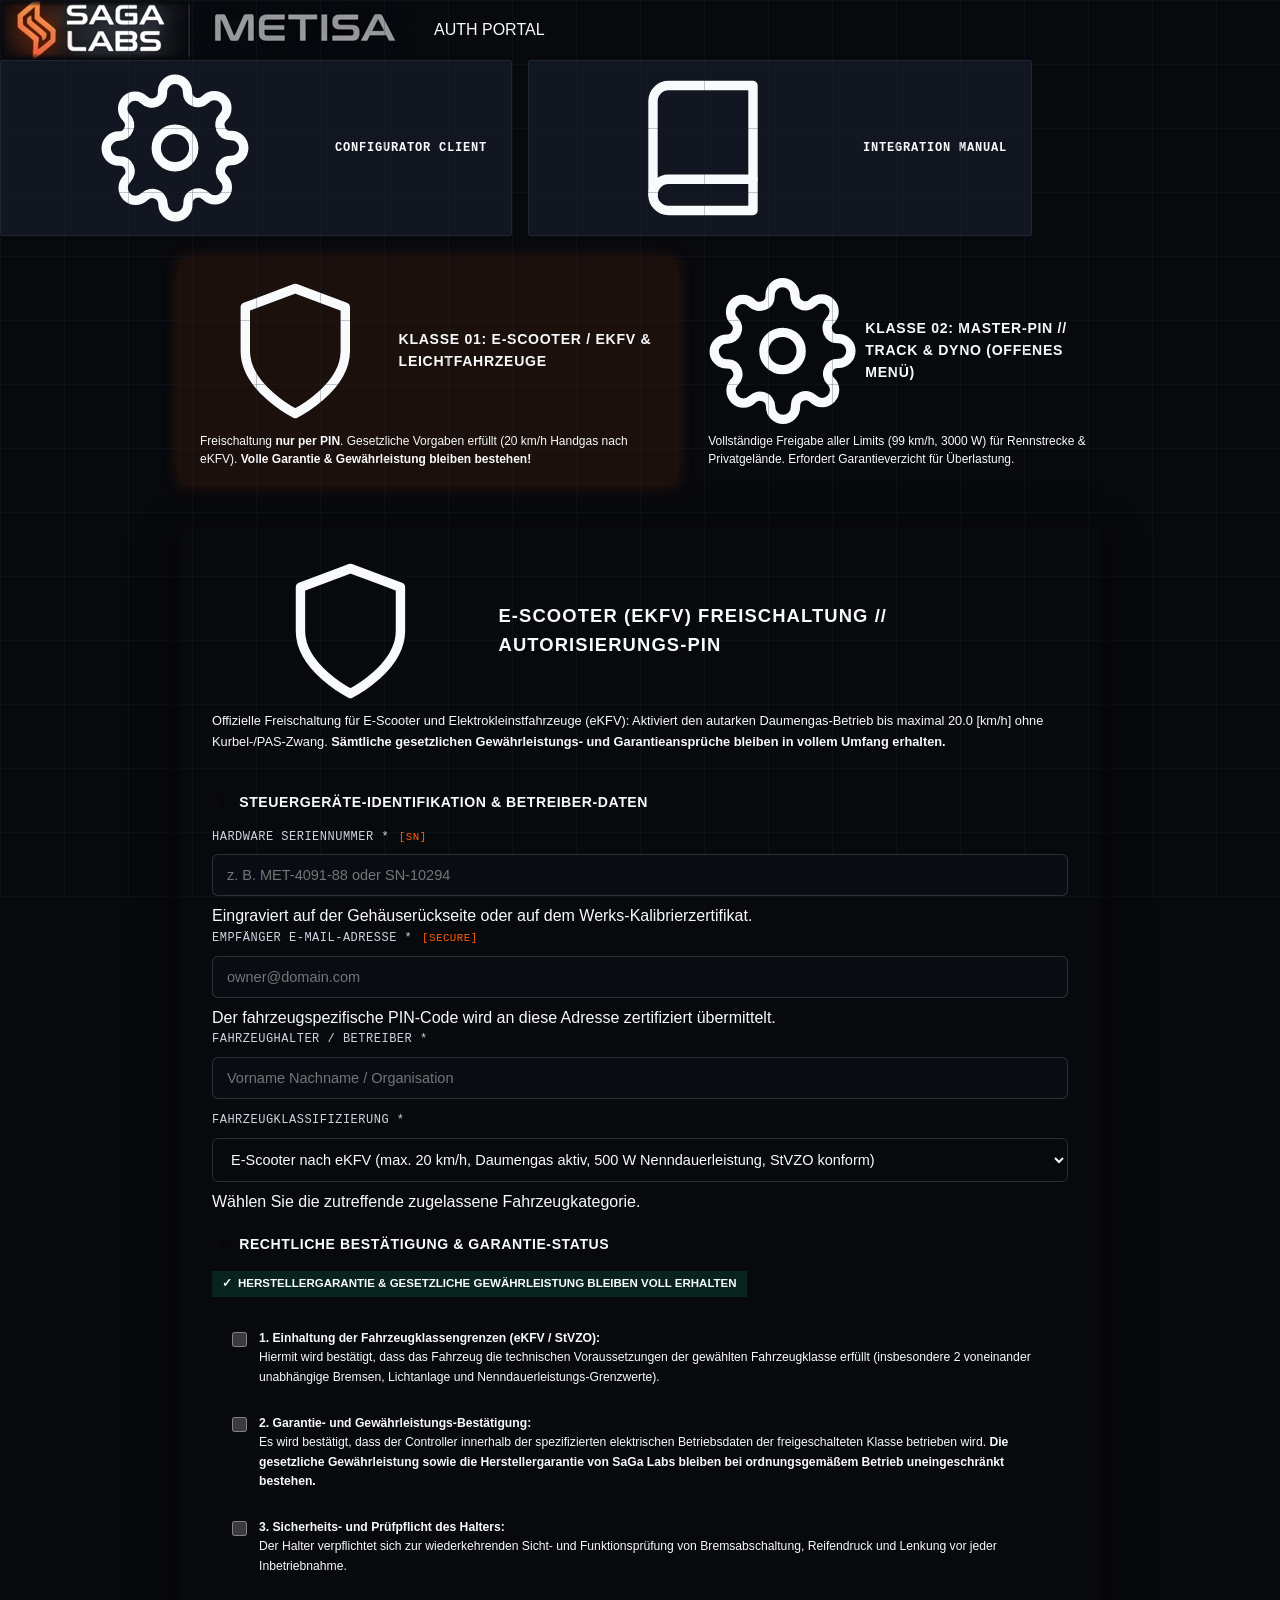
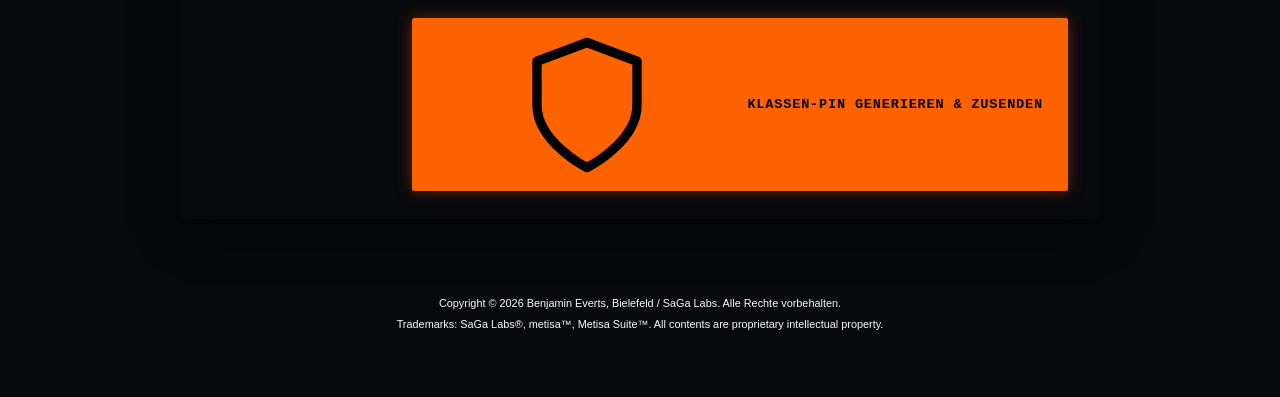
<file: portal.html>
<!DOCTYPE html>
<html lang="de">
<head>
  <meta charset="UTF-8">
  <meta name="viewport" content="width=device-width, initial-scale=1.0">
  <title>SAGA LABS // AUTORISIERUNGSPORTAL WEITERLEITUNG</title>
  <script>
    window.location.replace("unlock_portal.html" + (window.location.search || ""));
  </script>
  <noscript>
    <meta http-equiv="refresh" content="0; url=unlock_portal.html">
  </noscript>
</head>
<body style="background: #08090d; color: #94a3b8; font-family: monospace; padding: 2rem; text-align: center;">
  <p>Weiterleitung zum Autorisierungsportal...</p>
  <p><a href="unlock_portal.html" style="color: #ff6200;">Hier klicken, falls die Weiterleitung nicht automatisch erfolgt.</a></p>
</body>
</html>
</file>
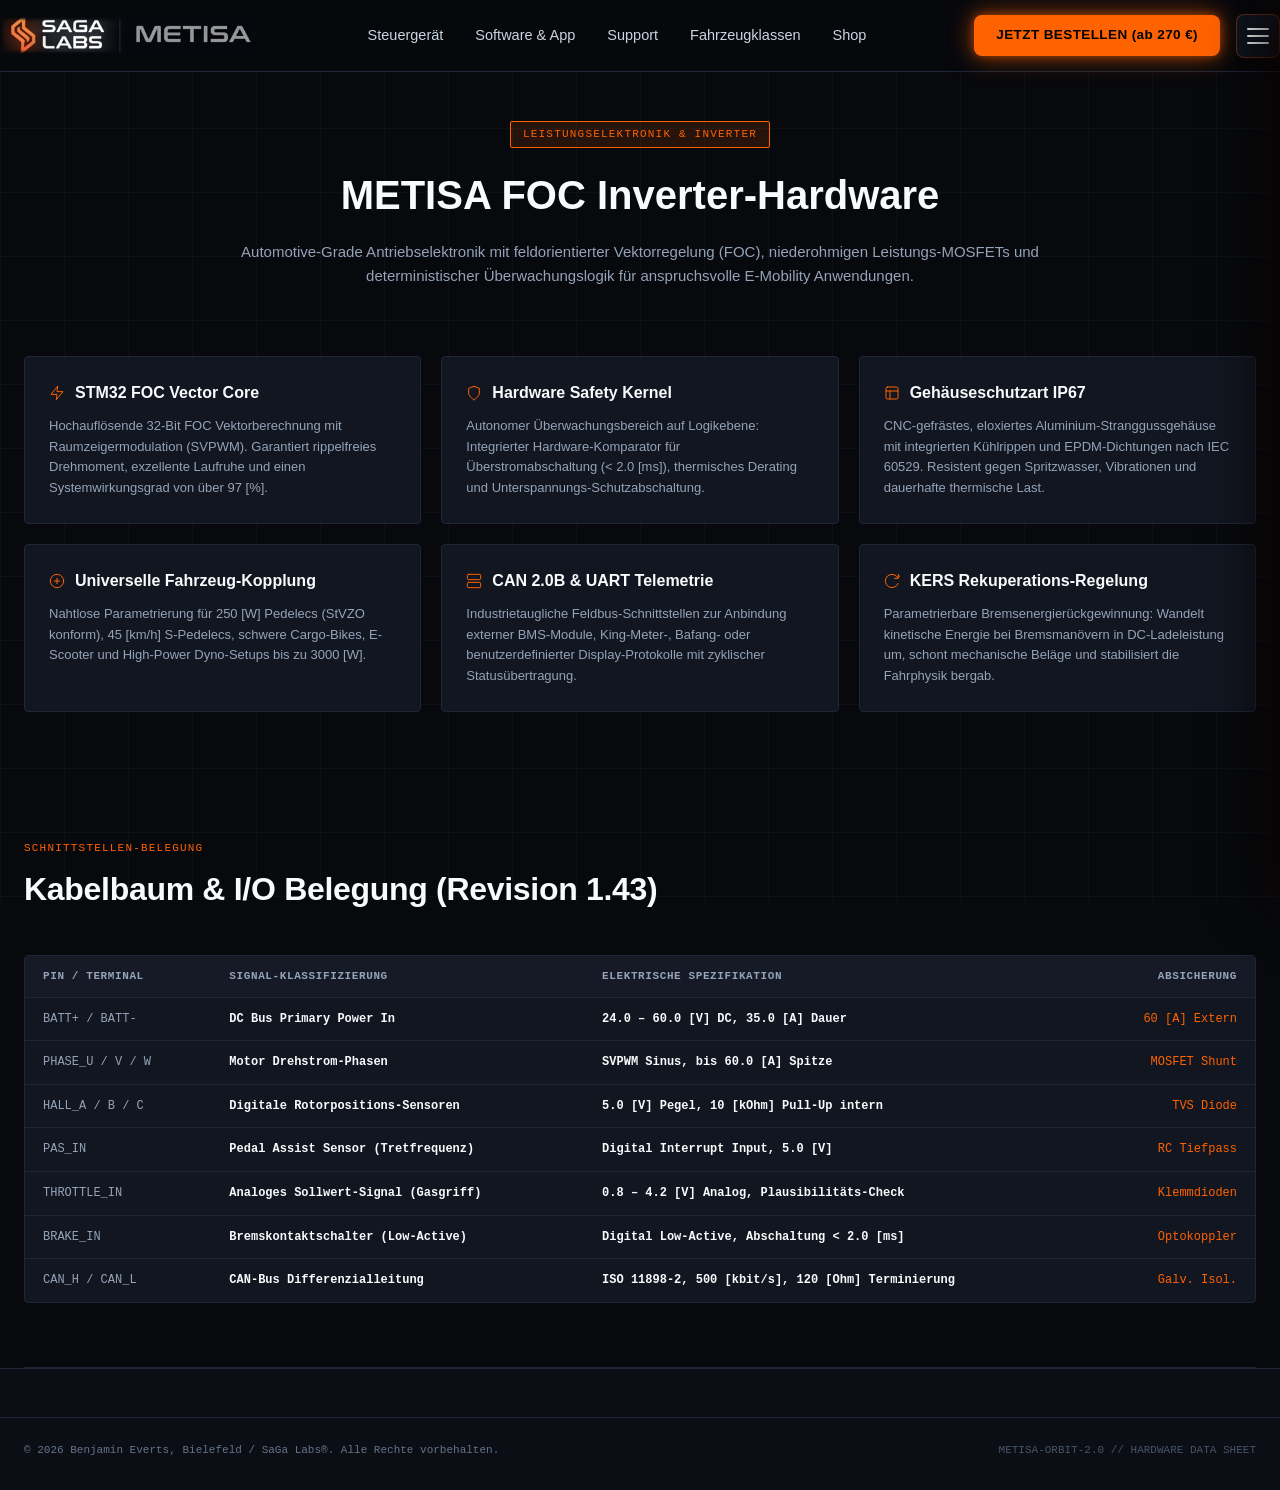
<file: produkt.html>
<!DOCTYPE html>
<html lang="de">
<head>
  <meta charset="UTF-8">
  <meta name="viewport" content="width=device-width, initial-scale=1.0, viewport-fit=cover">
  <title>SaGa Labs METISA // Inverter-Hardware &amp; FOC Spezifikation</title>
  <meta name="description" content="Technische Spezifikation der METISA Inverter-Endstufe: STM32 FOC Vektorregelung, galvanisch getrennte Bus-Architektur und IP67-Gehäuse.">
  <link rel="stylesheet" href="style.css">
</head>
<body>

  <header class="site-header">
    <div class="header-container">
      <a href="index.html" class="site-brand" aria-label="SAGA LABS | METISA Startseite">
        <img src="assets/logo_full.png" alt="SAGA LABS | METISA" class="brand-logo-img">
      </a>

      <nav class="main-nav" aria-label="Desktop Hauptnavigation">
        <a href="produkt.html" class="nav-link active">Steuergerät</a>
        <a href="software.html" class="nav-link">Software &amp; App</a>
        <a href="support.html" class="nav-link">Support</a>
        <a href="index.html#fahrzeugklassen" class="nav-link">Fahrzeugklassen</a>
        <a href="shop.html" class="nav-link">Shop</a>
      </nav>

      <div class="header-actions">
        <a href="shop.html" class="btn-header-order">JETZT BESTELLEN (ab 270 €)</a>
        <button class="nav-menu-toggle" id="navMenuBtn" aria-label="Menü öffnen" aria-expanded="false">
          <span class="bar"></span>
          <span class="bar"></span>
          <span class="bar"></span>
        </button>
      </div>
    </div>
  </header>

  <!-- Navigation Drawer Backdrop -->
  <div class="nav-drawer-backdrop" id="navDrawerBackdrop"></div>

  <!-- Navigation Drawer (Sämtliche Navigation) -->
  <aside class="nav-drawer" id="navDrawer" aria-label="Hauptnavigation">
    <div class="nav-drawer-header">
      <div class="nav-drawer-brand">
        <img src="assets/logo_full.png" alt="SAGA LABS | METISA" class="drawer-logo-img">
      </div>
      <button class="nav-drawer-close" id="navDrawerClose" aria-label="Menü schließen">&times;</button>
    </div>
    <div class="nav-drawer-body">
      <div class="nav-drawer-group-title">// NAVIGATION &amp; SYSTEM</div>
      <nav class="nav-drawer-links">
        <a href="index.html" class="drawer-link">
          <span class="link-bullet">▸</span>
          <span>Startseite</span>
        </a>
        <a href="produkt.html" class="drawer-link active">
          <span class="link-bullet">▸</span>
          <span>Steuergerät &amp; Hardware</span>
        </a>
        <a href="software.html" class="drawer-link">
          <span class="link-bullet">▸</span>
          <span>Software &amp; Cockpit App</span>
        </a>
        <a href="support.html" class="drawer-link">
          <span class="link-bullet">▸</span>
          <span>Support &amp; Schaltpläne</span>
        </a>
        <a href="index.html#fahrzeugklassen" class="drawer-link">
          <span class="link-bullet">▸</span>
          <span>Fahrzeugklassen &amp; PIN-Levels</span>
        </a>
        <a href="shop.html" class="drawer-link highlight-shop">
          <span class="link-bullet">★</span>
          <span>Shop &amp; Vorbestellung</span>
          <span class="drawer-badge">Charge 2026</span>
        </a>
      </nav>

      <div class="nav-drawer-group-title" style="margin-top: 24px;">// METISA SUITE (CLOUD &amp; USB)</div>
      <div class="drawer-suite-card">
        <div class="drawer-suite-info">
          <h4>METISA Live Calibration Suite</h4>
          <p>Browserbasierter Web-Serial Konfigurator für USB, Bluetooth &amp; Wi-Fi.</p>
        </div>
        <a href="configurator/index.html" onclick="openLiveSuite(event)" class="btn-drawer-suite">
          ⚡ SUITE IM NEUEN FENSTER ÖFFNEN ↗
        </a>
        <div class="drawer-sublinks">
          <a href="unlock_portal.html" target="_blank" rel="noopener">Dyno Portal ↗</a>
          <span>•</span>
          <a href="wiki.html" target="_blank" rel="noopener">Engineering Wiki ↗</a>
        </div>
      </div>

      <div class="nav-drawer-group-title" style="margin-top: 24px;">// HARDWARE STATUS</div>
      <div class="drawer-status-box">
        <div class="status-row">
          <span class="status-label">Lagerbestand:</span>
          <span class="status-val amber">Vorbestellung aktiv</span>
        </div>
        <div class="status-row">
          <span class="status-label">Auslieferung:</span>
          <span class="status-val green">Charge Q4 / 2026</span>
        </div>
        <div class="status-row">
          <span class="status-label">Käuferschutz:</span>
          <span class="status-val mono">PayPal Verified</span>
        </div>
      </div>
    </div>
    <div class="nav-drawer-footer">
      <a href="impressum.html" class="drawer-footer-link">Impressum &amp; Datenschutz</a>
      <span>&copy; 2026 SaGa Labs®</span>
    </div>
  </aside>

  <main class="container">
    <section class="subpage-hero">
      <span class="subpage-badge">LEISTUNGSELEKTRONIK &amp; INVERTER</span>
      <h1 class="subpage-title">METISA FOC Inverter-Hardware</h1>
      <p class="subpage-desc">
        Automotive-Grade Antriebselektronik mit feldorientierter Vektorregelung (FOC), niederohmigen Leistungs-MOSFETs und deterministischer Überwachungslogik für anspruchsvolle E-Mobility Anwendungen.
      </p>
    </section>

    <!-- Subpage Modules Grid -->
    <div class="subpage-grid">
      <div class="subpage-box">
        <h3>
          <svg class="vector-icon text-cyber" viewBox="0 0 24 24"><polygon points="13 2 3 14 12 14 11 22 21 10 12 10 13 2"/></svg>
          STM32 FOC Vector Core
        </h3>
        <p>
          Hochauflösende 32-Bit FOC Vektorberechnung mit Raumzeigermodulation (SVPWM). Garantiert rippelfreies Drehmoment, exzellente Laufruhe und einen Systemwirkungsgrad von über 97 [%].
        </p>
      </div>

      <div class="subpage-box">
        <h3>
          <svg class="vector-icon text-cyber" viewBox="0 0 24 24"><path d="M12 22s8-4 8-10V5l-8-3-8 3v7c0 6 8 10 8 10z"/></svg>
          Hardware Safety Kernel
        </h3>
        <p>
          Autonomer Überwachungsbereich auf Logikebene: Integrierter Hardware-Komparator für Überstromabschaltung (&lt; 2.0 [ms]), thermisches Derating und Unterspannungs-Schutzabschaltung.
        </p>
      </div>

      <div class="subpage-box">
        <h3>
          <svg class="vector-icon text-cyber" viewBox="0 0 24 24"><rect x="3" y="3" width="18" height="18" rx="2" ry="2"/><line x1="3" y1="9" x2="21" y2="9"/><line x1="9" y1="21" x2="9" y2="9"/></svg>
          Gehäuseschutzart IP67
        </h3>
        <p>
          CNC-gefrästes, eloxiertes Aluminium-Stranggussgehäuse mit integrierten Kühlrippen und EPDM-Dichtungen nach IEC 60529. Resistent gegen Spritzwasser, Vibrationen und dauerhafte thermische Last.
        </p>
      </div>

      <div class="subpage-box" id="fahrzeugklassen">
        <h3>
          <svg class="vector-icon text-cyber" viewBox="0 0 24 24"><circle cx="12" cy="12" r="10"/><path d="M12 8v8M8 12h8"/></svg>
          Universelle Fahrzeug-Kopplung
        </h3>
        <p>
          Nahtlose Parametrierung für 250 [W] Pedelecs (StVZO konform), 45 [km/h] S-Pedelecs, schwere Cargo-Bikes, E-Scooter und High-Power Dyno-Setups bis zu 3000 [W].
        </p>
      </div>

      <div class="subpage-box">
        <h3>
          <svg class="vector-icon text-cyber" viewBox="0 0 24 24"><rect x="2" y="2" width="20" height="8" rx="2" ry="2"/><rect x="2" y="14" width="20" height="8" rx="2" ry="2"/></svg>
          CAN 2.0B &amp; UART Telemetrie
        </h3>
        <p>
          Industrietaugliche Feldbus-Schnittstellen zur Anbindung externer BMS-Module, King-Meter-, Bafang- oder benutzerdefinierter Display-Protokolle mit zyklischer Statusübertragung.
        </p>
      </div>

      <div class="subpage-box">
        <h3>
          <svg class="vector-icon text-cyber" viewBox="0 0 24 24"><path d="M21.5 2v6h-6M21.34 15.57a10 10 0 1 1-.57-8.38l5.67-5.67"/></svg>
          KERS Rekuperations-Regelung
        </h3>
        <p>
          Parametrierbare Bremsenergierückgewinnung: Wandelt kinetische Energie bei Bremsmanövern in DC-Ladeleistung um, schont mechanische Beläge und stabilisiert die Fahrphysik bergab.
        </p>
      </div>
    </div>

    <!-- Pinout Matrix Section -->
    <section class="section-wrapper">
      <div class="section-header">
        <div class="section-category">SCHNITTSTELLEN-BELEGUNG</div>
        <h2 class="section-title">Kabelbaum &amp; I/O Belegung (Revision 1.43)</h2>
      </div>

      <div class="specs-table-container">
        <table class="specs-table">
          <thead>
            <tr>
              <th>Pin / Terminal</th>
              <th>Signal-Klassifizierung</th>
              <th>Elektrische Spezifikation</th>
              <th style="text-align: right;">Absicherung</th>
            </tr>
          </thead>
          <tbody>
            <tr>
              <td class="col-param">BATT+ / BATT-</td>
              <td class="col-val">DC Bus Primary Power In</td>
              <td class="col-val">24.0 – 60.0 [V] DC, 35.0 [A] Dauer</td>
              <td class="col-unit">60 [A] Extern</td>
            </tr>
            <tr>
              <td class="col-param">PHASE_U / V / W</td>
              <td class="col-val">Motor Drehstrom-Phasen</td>
              <td class="col-val">SVPWM Sinus, bis 60.0 [A] Spitze</td>
              <td class="col-unit">MOSFET Shunt</td>
            </tr>
            <tr>
              <td class="col-param">HALL_A / B / C</td>
              <td class="col-val">Digitale Rotorpositions-Sensoren</td>
              <td class="col-val">5.0 [V] Pegel, 10 [kOhm] Pull-Up intern</td>
              <td class="col-unit">TVS Diode</td>
            </tr>
            <tr>
              <td class="col-param">PAS_IN</td>
              <td class="col-val">Pedal Assist Sensor (Tretfrequenz)</td>
              <td class="col-val">Digital Interrupt Input, 5.0 [V]</td>
              <td class="col-unit">RC Tiefpass</td>
            </tr>
            <tr>
              <td class="col-param">THROTTLE_IN</td>
              <td class="col-val">Analoges Sollwert-Signal (Gasgriff)</td>
              <td class="col-val">0.8 – 4.2 [V] Analog, Plausibilitäts-Check</td>
              <td class="col-unit">Klemmdioden</td>
            </tr>
            <tr>
              <td class="col-param">BRAKE_IN</td>
              <td class="col-val">Bremskontaktschalter (Low-Active)</td>
              <td class="col-val">Digital Low-Active, Abschaltung &lt; 2.0 [ms]</td>
              <td class="col-unit">Optokoppler</td>
            </tr>
            <tr>
              <td class="col-param">CAN_H / CAN_L</td>
              <td class="col-val">CAN-Bus Differenzialleitung</td>
              <td class="col-val">ISO 11898-2, 500 [kbit/s], 120 [Ohm] Terminierung</td>
              <td class="col-unit">Galv. Isol.</td>
            </tr>
          </tbody>
        </table>
      </div>
    </section>
  </main>

  <footer class="site-footer">
    <div class="container footer-meta-bar">
      <div>&copy; 2026 Benjamin Everts, Bielefeld / SaGa Labs&reg;. Alle Rechte vorbehalten.</div>
      <div class="footer-hash">METISA-ORBIT-2.0 // HARDWARE DATA SHEET</div>
    </div>
  </footer>

  <script>
    function openLiveSuite(e) {
      if (e) { e.preventDefault(); e.stopPropagation(); }
      const w = Math.min(1380, Math.floor(window.screen.availWidth * 0.92));
      const h = Math.min(880, Math.floor(window.screen.availHeight * 0.90));
      const l = Math.floor((window.screen.availWidth - w) / 2);
      const t = Math.floor((window.screen.availHeight - h) / 2);
      window.open('configurator/index.html', 'MetisaLiveSuiteAppWindow',
        `width=${w},height=${h},left=${l},top=${t},menubar=no,toolbar=no,location=no,status=no,resizable=yes,scrollbars=yes`);
      return false;
    }

    (function() {
      const menuBtn = document.getElementById('navMenuBtn');
      const drawer = document.getElementById('navDrawer');
      const backdrop = document.getElementById('navDrawerBackdrop');
      const closeBtn = document.getElementById('navDrawerClose');

      function openMenu() {
        if (!drawer) return;
        drawer.classList.add('open');
        if (backdrop) backdrop.classList.add('open');
        if (menuBtn) {
          menuBtn.classList.add('open');
          menuBtn.setAttribute('aria-expanded', 'true');
        }
        document.body.style.overflow = 'hidden';
      }

      function closeMenu() {
        if (!drawer) return;
        drawer.classList.remove('open');
        if (backdrop) backdrop.classList.remove('open');
        if (menuBtn) {
          menuBtn.classList.remove('open');
          menuBtn.setAttribute('aria-expanded', 'false');
        }
        document.body.style.overflow = '';
      }

      if (menuBtn) {
        menuBtn.addEventListener('click', function(e) {
          e.stopPropagation();
          if (drawer && drawer.classList.contains('open')) closeMenu();
          else openMenu();
        });
      }

      if (closeBtn) closeBtn.addEventListener('click', function(e) { e.stopPropagation(); closeMenu(); });
      if (backdrop) backdrop.addEventListener('click', closeMenu);
      if (drawer) {
        drawer.querySelectorAll('a').forEach(function(link) {
          link.addEventListener('click', closeMenu);
        });
      }
      document.addEventListener('keydown', function(e) {
        if (e.key === 'Escape') closeMenu();
      });
    })();
  </script>
</body>
</html>
</file>
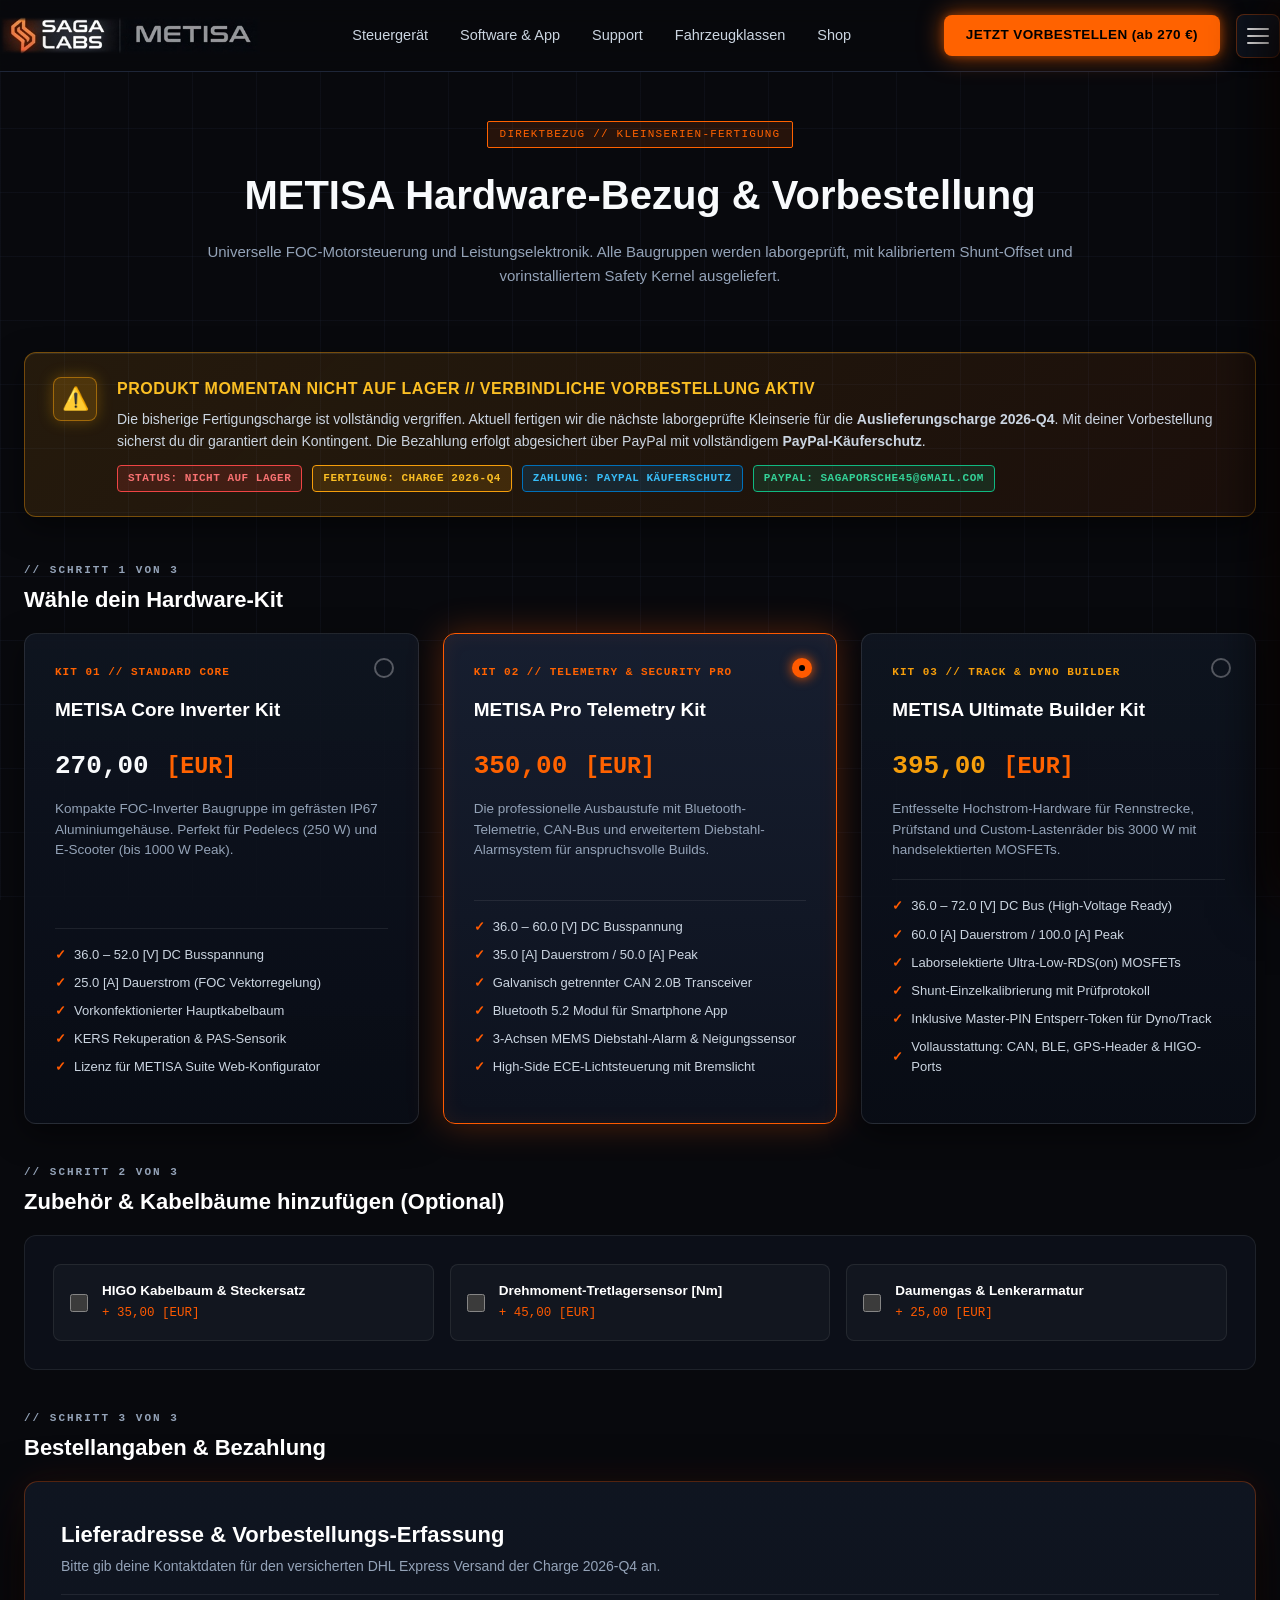
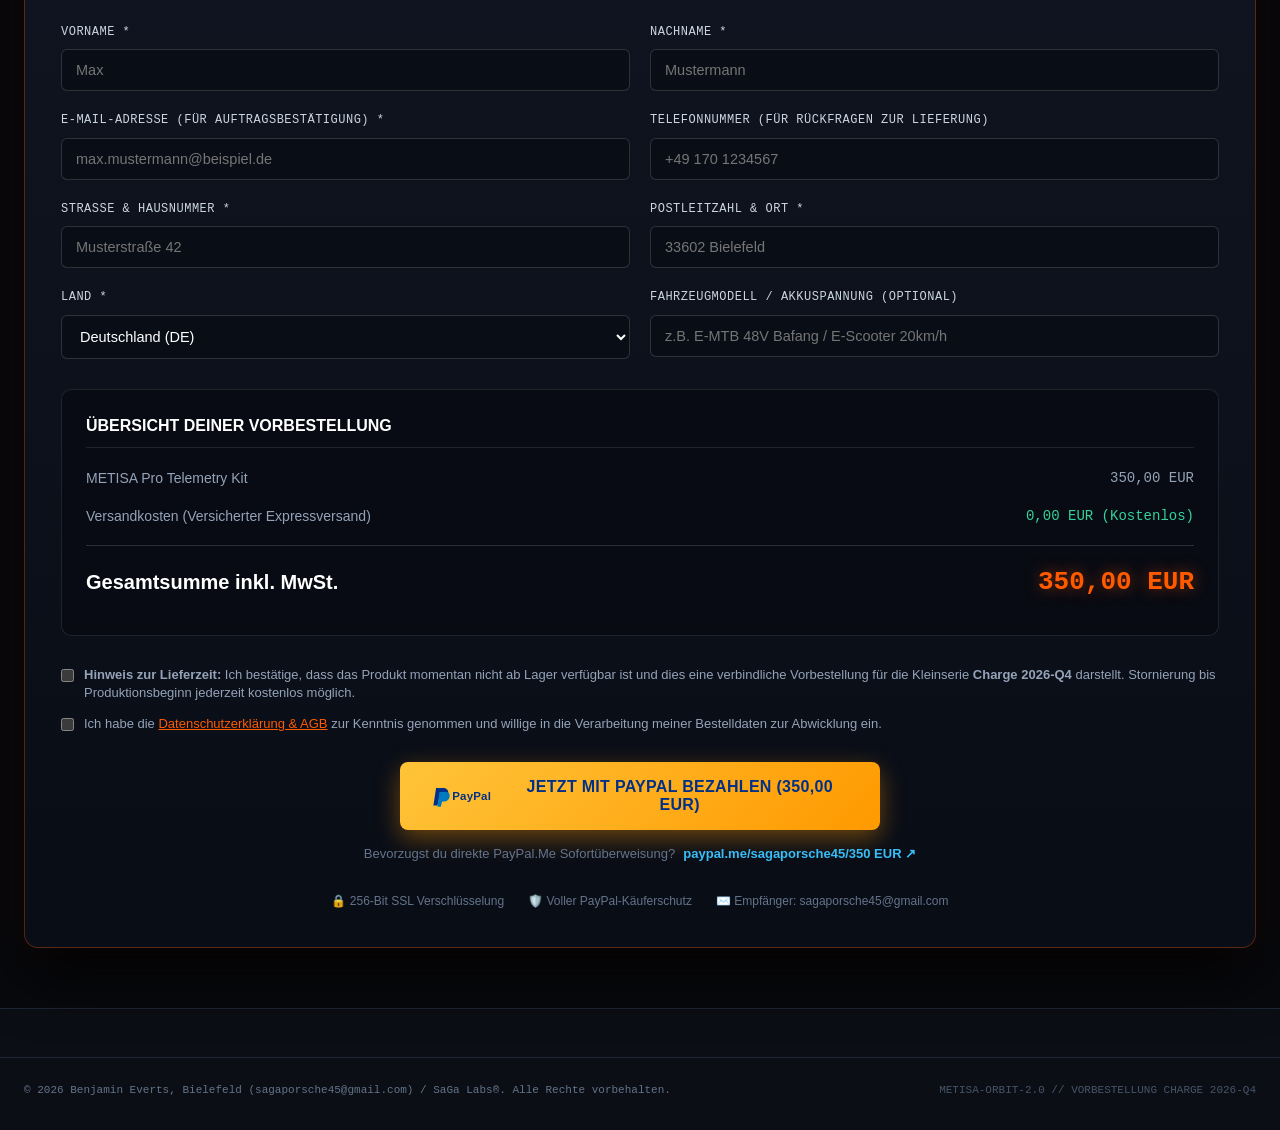
<file: shop.html>
<!DOCTYPE html>
<html lang="de">
<head>
  <meta charset="UTF-8">
  <meta name="viewport" content="width=device-width, initial-scale=1.0, viewport-fit=cover">
  <title>SaGa Labs METISA // Shop &amp; Vorbestellung (Charge 2026-Q4)</title>
  <meta name="description" content="SaGa Labs METISA Hardware-Shop: Offizielle Vorbestellung der Inverter-Kits für die Kleinserie Charge 2026-Q4 mit sicherem PayPal-Checkout.">
  <link rel="stylesheet" href="orbit-tokens.css">
  <link rel="stylesheet" href="style.css">
</head>
<body>

  <!-- ========================================================================
       GLOBAL HEADER & 3-BALKEN-NAVIGATION (NACH BENUTZER-VORGABE)
       ======================================================================== -->
  <header class="site-header">
    <div class="header-container">
      <a href="index.html" class="site-brand" aria-label="SAGA LABS | METISA Startseite">
        <img src="assets/logo_full.png" alt="SAGA LABS | METISA" class="brand-logo-img">
      </a>

      <nav class="main-nav" aria-label="Desktop Hauptnavigation">
        <a href="produkt.html" class="nav-link">Steuergerät</a>
        <a href="software.html" class="nav-link">Software &amp; App</a>
        <a href="support.html" class="nav-link">Support</a>
        <a href="index.html#fahrzeugklassen" class="nav-link">Fahrzeugklassen</a>
        <a href="shop.html" class="nav-link active">Shop</a>
      </nav>

      <div class="header-actions">
        <a href="#orderSection" class="btn-header-order">JETZT VORBESTELLEN (ab 270 €)</a>
        <button class="nav-menu-toggle" id="navMenuBtn" aria-label="Menü öffnen" aria-expanded="false">
          <span class="bar"></span>
          <span class="bar"></span>
          <span class="bar"></span>
        </button>
      </div>
    </div>
  </header>

  <!-- Navigation Drawer Backdrop -->
  <div class="nav-drawer-backdrop" id="navDrawerBackdrop"></div>

  <!-- Navigation Drawer (Sämtliche Navigation) -->
  <aside class="nav-drawer" id="navDrawer" aria-label="Hauptnavigation">
    <div class="nav-drawer-header">
      <div class="nav-drawer-brand">
        <img src="assets/logo_full.png" alt="SAGA LABS | METISA" class="drawer-logo-img">
      </div>
      <button class="nav-drawer-close" id="navDrawerClose" aria-label="Menü schließen">&times;</button>
    </div>
    <div class="nav-drawer-body">
      <div class="nav-drawer-group-title">// NAVIGATION &amp; SYSTEM</div>
      <nav class="nav-drawer-links">
        <a href="index.html" class="drawer-link">
          <span class="link-bullet">▸</span>
          <span>Startseite</span>
        </a>
        <a href="produkt.html" class="drawer-link">
          <span class="link-bullet">▸</span>
          <span>Steuergerät &amp; Hardware</span>
        </a>
        <a href="software.html" class="drawer-link">
          <span class="link-bullet">▸</span>
          <span>Software &amp; Cockpit App</span>
        </a>
        <a href="support.html" class="drawer-link">
          <span class="link-bullet">▸</span>
          <span>Support &amp; Schaltpläne</span>
        </a>
        <a href="index.html#fahrzeugklassen" class="drawer-link">
          <span class="link-bullet">▸</span>
          <span>Fahrzeugklassen &amp; PIN-Levels</span>
        </a>
        <a href="shop.html" class="drawer-link active highlight-shop">
          <span class="link-bullet">★</span>
          <span>Shop &amp; Vorbestellung</span>
          <span class="drawer-badge">Charge 2026</span>
        </a>
      </nav>

      <div class="nav-drawer-group-title" style="margin-top: 24px;">// METISA SUITE (CLOUD &amp; USB)</div>
      <div class="drawer-suite-card">
        <div class="drawer-suite-info">
          <h4>METISA Live Calibration Suite</h4>
          <p>Browserbasierter Web-Serial Konfigurator für USB, Bluetooth &amp; Wi-Fi.</p>
        </div>
        <a href="configurator/index.html" onclick="openLiveSuite(event)" class="btn-drawer-suite">
          ⚡ SUITE IM NEUEN FENSTER ÖFFNEN ↗
        </a>
        <div class="drawer-sublinks">
          <a href="unlock_portal.html" target="_blank" rel="noopener">Dyno Portal ↗</a>
          <span>•</span>
          <a href="wiki.html" target="_blank" rel="noopener">Engineering Wiki ↗</a>
        </div>
      </div>

      <div class="nav-drawer-group-title" style="margin-top: 24px;">// HARDWARE STATUS</div>
      <div class="drawer-status-box">
        <div class="status-row">
          <span class="status-label">Lagerbestand:</span>
          <span class="status-val amber">Vorbestellung aktiv</span>
        </div>
        <div class="status-row">
          <span class="status-label">Auslieferung:</span>
          <span class="status-val green">Charge Q4 / 2026</span>
        </div>
        <div class="status-row">
          <span class="status-label">Käuferschutz:</span>
          <span class="status-val mono">PayPal Verified</span>
        </div>
      </div>
    </div>
    <div class="nav-drawer-footer">
      <a href="impressum.html" class="drawer-footer-link">Impressum &amp; Datenschutz</a>
      <span>&copy; 2026 SaGa Labs®</span>
    </div>
  </aside>

  <!-- ========================================================================
       MAIN SHOP CONTENT
       ======================================================================== -->
  <main class="container">

    <!-- Order Success / Cancelled Notification Banners -->
    <div class="order-success-banner" id="orderSuccessBanner">
      <div class="success-icon">✓</div>
      <div>
        <h3>Vorbestellung erfolgreich übermittelt!</h3>
        <p>
          Vielen Dank für deine Vorbestellung! Die Zahlungstransaktion via PayPal an <strong>sagaporsche45@gmail.com</strong> wurde registriert. 
          Dein Platz auf der Fertigungs- und Auslieferungsliste für die <strong>Charge 2026-Q4</strong> ist verbindlich bestätigt. 
          Eine Bestätigung inklusive aller Daten geht an deine angegebene E-Mail-Adresse.
        </p>
      </div>
    </div>

    <!-- Subpage Hero -->
    <section class="subpage-hero">
      <span class="subpage-badge">DIREKTBEZUG // KLEINSERIEN-FERTIGUNG</span>
      <h1 class="subpage-title">METISA Hardware-Bezug &amp; Vorbestellung</h1>
      <p class="subpage-desc">
        Universelle FOC-Motorsteuerung und Leistungselektronik. Alle Baugruppen werden laborgeprüft, mit kalibriertem Shunt-Offset und vorinstalliertem Safety Kernel ausgeliefert.
      </p>
    </section>

    <!-- Out of Stock / Preorder Notice Banner -->
    <div class="shop-notice-banner">
      <div class="notice-icon-box">⚠️</div>
      <div class="notice-content">
        <h3>Produkt momentan nicht auf Lager // Verbindliche Vorbestellung aktiv</h3>
        <p>
          Die bisherige Fertigungscharge ist vollständig vergriffen. Aktuell fertigen wir die nächste laborgeprüfte Kleinserie für die <strong>Auslieferungscharge 2026-Q4</strong>. 
          Mit deiner Vorbestellung sicherst du dir garantiert dein Kontingent. Die Bezahlung erfolgt abgesichert über PayPal mit vollständigem <strong>PayPal-Käuferschutz</strong>.
        </p>
        <div class="notice-badges-row">
          <span class="badge-tag out-of-stock">Status: Nicht auf Lager</span>
          <span class="badge-tag preorder">Fertigung: Charge 2026-Q4</span>
          <span class="badge-tag paypal">Zahlung: PayPal Käuferschutz</span>
          <span class="badge-tag" style="background: rgba(16, 185, 129, 0.15); border: 1px solid #10b981; color: #34d399;">PayPal: sagaporsche45@gmail.com</span>
        </div>
      </div>
    </div>

    <!-- Step 1: Kit Selection Grid -->
    <div style="margin-bottom: 16px;">
      <span class="sub-label">// SCHRITT 1 VON 3</span>
      <h2 style="font-family: var(--font-heading); font-size: 22px; font-weight: 800; color: #fff;">Wähle dein Hardware-Kit</h2>
    </div>

    <div class="shop-kits-grid" id="kitsGrid">
      <!-- Kit 01 -->
      <div class="shop-kit-card" data-kit-id="kit1" data-kit-name="METISA Core Inverter Kit" data-kit-price="270">
        <div class="kit-card-select-radio"></div>
        <span class="shop-tier-badge">KIT 01 // STANDARD CORE</span>
        <h3 style="font-size: 19px; font-weight: 800; color: #fff; margin: 6px 0 10px 0;">METISA Core Inverter Kit</h3>
        <div class="shop-price-tag" style="margin-bottom: 12px;">270,00 <span class="unit">[EUR]</span></div>
        <p class="kit-lead">
          Kompakte FOC-Inverter Baugruppe im gefrästen IP67 Aluminiumgehäuse. Perfekt für Pedelecs (250 W) und E-Scooter (bis 1000 W Peak).
        </p>
        <ul class="kit-specs-list">
          <li>36.0 – 52.0 [V] DC Busspannung</li>
          <li>25.0 [A] Dauerstrom (FOC Vektorregelung)</li>
          <li>Vorkonfektionierter Hauptkabelbaum</li>
          <li>KERS Rekuperation &amp; PAS-Sensorik</li>
          <li>Lizenz für METISA Suite Web-Konfigurator</li>
        </ul>
      </div>

      <!-- Kit 02 (Default Active) -->
      <div class="shop-kit-card active" data-kit-id="kit2" data-kit-name="METISA Pro Telemetry Kit" data-kit-price="350">
        <div class="kit-card-select-radio"></div>
        <span class="shop-tier-badge" style="color: var(--accent-cyber); border-color: rgba(0, 240, 255, 0.4);">KIT 02 // TELEMETRY &amp; SECURITY PRO</span>
        <h3 style="font-size: 19px; font-weight: 800; color: #fff; margin: 6px 0 10px 0;">METISA Pro Telemetry Kit</h3>
        <div class="shop-price-tag" style="margin-bottom: 12px; color: var(--accent-cyber);">350,00 <span class="unit">[EUR]</span></div>
        <p class="kit-lead">
          Die professionelle Ausbaustufe mit Bluetooth-Telemetrie, CAN-Bus und erweitertem Diebstahl-Alarmsystem für anspruchsvolle Builds.
        </p>
        <ul class="kit-specs-list">
          <li>36.0 – 60.0 [V] DC Busspannung</li>
          <li>35.0 [A] Dauerstrom / 50.0 [A] Peak</li>
          <li>Galvanisch getrennter CAN 2.0B Transceiver</li>
          <li>Bluetooth 5.2 Modul für Smartphone App</li>
          <li>3-Achsen MEMS Diebstahl-Alarm &amp; Neigungssensor</li>
          <li>High-Side ECE-Lichtsteuerung mit Bremslicht</li>
        </ul>
      </div>

      <!-- Kit 03 -->
      <div class="shop-kit-card" data-kit-id="kit3" data-kit-name="METISA Ultimate Builder Kit" data-kit-price="395">
        <div class="kit-card-select-radio"></div>
        <span class="shop-tier-badge" style="color: #f59e0b; border-color: rgba(245, 158, 11, 0.4);">KIT 03 // TRACK &amp; DYNO BUILDER</span>
        <h3 style="font-size: 19px; font-weight: 800; color: #fff; margin: 6px 0 10px 0;">METISA Ultimate Builder Kit</h3>
        <div class="shop-price-tag" style="margin-bottom: 12px; color: #f59e0b;">395,00 <span class="unit">[EUR]</span></div>
        <p class="kit-lead">
          Entfesselte Hochstrom-Hardware für Rennstrecke, Prüfstand und Custom-Lastenräder bis 3000 W mit handselektierten MOSFETs.
        </p>
        <ul class="kit-specs-list">
          <li>36.0 – 72.0 [V] DC Bus (High-Voltage Ready)</li>
          <li>60.0 [A] Dauerstrom / 100.0 [A] Peak</li>
          <li>Laborselektierte Ultra-Low-RDS(on) MOSFETs</li>
          <li>Shunt-Einzelkalibrierung mit Prüfprotokoll</li>
          <li>Inklusive Master-PIN Entsperr-Token für Dyno/Track</li>
          <li>Vollausstattung: CAN, BLE, GPS-Header &amp; HIGO-Ports</li>
        </ul>
      </div>
    </div>

    <!-- Step 2: Optional Peripherals & Addons -->
    <div style="margin-bottom: 16px;">
      <span class="sub-label">// SCHRITT 2 VON 3</span>
      <h2 style="font-family: var(--font-heading); font-size: 22px; font-weight: 800; color: #fff;">Zubehör &amp; Kabelbäume hinzufügen (Optional)</h2>
    </div>

    <div class="shop-addons-card">
      <div class="addons-grid">
        <label class="addon-checkbox-label">
          <input type="checkbox" id="addonHigo" data-addon-name="HIGO Kabelbaum-Satz (wasserdicht IP67)" data-addon-price="35">
          <div class="addon-text">
            <span class="addon-name">HIGO Kabelbaum &amp; Steckersatz</span>
            <span class="addon-price">+ 35,00 [EUR]</span>
          </div>
        </label>

        <label class="addon-checkbox-label">
          <input type="checkbox" id="addonTorque" data-addon-name="Präzisions-Drehmoment-Tretlager [Nm]" data-addon-price="45">
          <div class="addon-text">
            <span class="addon-name">Drehmoment-Tretlagersensor [Nm]</span>
            <span class="addon-price">+ 45,00 [EUR]</span>
          </div>
        </label>

        <label class="addon-checkbox-label">
          <input type="checkbox" id="addonThrottle" data-addon-name="Daumengas &amp; 3-Tasten Lenkerarmatur" data-addon-price="25">
          <div class="addon-text">
            <span class="addon-name">Daumengas &amp; Lenkerarmatur</span>
            <span class="addon-price">+ 25,00 [EUR]</span>
          </div>
        </label>
      </div>
    </div>

    <!-- Step 3: Checkout Form & PayPal Payment Execution -->
    <div id="orderSection">
      <div style="margin-bottom: 16px;">
        <span class="sub-label">// SCHRITT 3 VON 3</span>
        <h2 style="font-family: var(--font-heading); font-size: 22px; font-weight: 800; color: #fff;">Bestellangaben &amp; Bezahlung</h2>
      </div>

      <div class="shop-checkout-card">
        <div class="checkout-header">
          <h2>Lieferadresse &amp; Vorbestellungs-Erfassung</h2>
          <p>Bitte gib deine Kontaktdaten für den versicherten DHL Express Versand der Charge 2026-Q4 an.</p>
        </div>

        <form id="orderForm" onsubmit="handleOrderSubmit(event)">
          <div class="form-grid-2">
            <div class="form-group">
              <label for="custFirstName">Vorname *</label>
              <input type="text" id="custFirstName" class="form-control" placeholder="Max" required>
            </div>
            <div class="form-group">
              <label for="custLastName">Nachname *</label>
              <input type="text" id="custLastName" class="form-control" placeholder="Mustermann" required>
            </div>
          </div>

          <div class="form-grid-2">
            <div class="form-group">
              <label for="custEmail">E-Mail-Adresse (für Auftragsbestätigung) *</label>
              <input type="email" id="custEmail" class="form-control" placeholder="max.mustermann@beispiel.de" required>
            </div>
            <div class="form-group">
              <label for="custPhone">Telefonnummer (für Rückfragen zur Lieferung)</label>
              <input type="tel" id="custPhone" class="form-control" placeholder="+49 170 1234567">
            </div>
          </div>

          <div class="form-grid-2">
            <div class="form-group">
              <label for="custStreet">Straße &amp; Hausnummer *</label>
              <input type="text" id="custStreet" class="form-control" placeholder="Musterstraße 42" required>
            </div>
            <div class="form-group">
              <label for="custCity">Postleitzahl &amp; Ort *</label>
              <input type="text" id="custCity" class="form-control" placeholder="33602 Bielefeld" required>
            </div>
          </div>

          <div class="form-grid-2">
            <div class="form-group">
              <label for="custCountry">Land *</label>
              <select id="custCountry" class="form-control" required>
                <option value="DE" selected>Deutschland (DE)</option>
                <option value="AT">Österreich (AT)</option>
                <option value="CH">Schweiz (CH)</option>
                <option value="EU">Übrige Europäische Union (EU)</option>
              </select>
            </div>
            <div class="form-group">
              <label for="custBikeDetails">Fahrzeugmodell / Akkuspannung (Optional)</label>
              <input type="text" id="custBikeDetails" class="form-control" placeholder="z.B. E-MTB 48V Bafang / E-Scooter 20km/h">
            </div>
          </div>

          <!-- Live Order Summary Box -->
          <div class="order-summary-box">
            <div style="font-family: var(--font-heading); font-size: 16px; font-weight: 800; color: #fff; margin-bottom: 12px; border-bottom: 1px solid rgba(255,255,255,0.1); padding-bottom: 8px;">
              ÜBERSICHT DEINER VORBESTELLUNG
            </div>
            
            <div class="summary-row">
              <span id="summaryKitName">METISA Pro Telemetry Kit</span>
              <span id="summaryKitPrice" class="mono">350,00 EUR</span>
            </div>

            <div id="summaryAddonsContainer"></div>

            <div class="summary-row">
              <span>Versandkosten (Versicherter Expressversand)</span>
              <span class="mono" style="color: #34d399;">0,00 EUR (Kostenlos)</span>
            </div>

            <div class="summary-row total-row">
              <span>Gesamtsumme inkl. MwSt.</span>
              <span class="total-amount" id="summaryTotal">350,00 EUR</span>
            </div>
          </div>

          <!-- Preorder Terms Confirmation -->
          <div class="terms-group">
            <label class="terms-label">
              <input type="checkbox" id="acceptPreorder" required>
              <span>
                <strong>Hinweis zur Lieferzeit:</strong> Ich bestätige, dass das Produkt momentan nicht ab Lager verfügbar ist und dies eine verbindliche Vorbestellung für die Kleinserie <strong>Charge 2026-Q4</strong> darstellt. Stornierung bis Produktionsbeginn jederzeit kostenlos möglich.
              </span>
            </label>
            <label class="terms-label">
              <input type="checkbox" id="acceptPrivacy" required>
              <span>
                Ich habe die <a href="impressum.html" target="_blank" style="color: #FF5A00;">Datenschutzerklärung &amp; AGB</a> zur Kenntnis genommen und willige in die Verarbeitung meiner Bestelldaten zur Abwicklung ein.
              </span>
            </label>
          </div>

          <!-- PayPal Actions -->
          <div class="paypal-action-group">
            <button type="submit" class="btn-paypal-submit" id="btnSubmitPayPal">
              <svg class="paypal-svg" viewBox="0 0 100 32" fill="none" xmlns="http://www.w3.org/2000/svg">
                <path d="M12 4h10c5 0 9 3 8 8-1 6-5 9-10 9h-4l-2 9h-6l4-26z" fill="#003087"/>
                <path d="M17 10h9c4 0 7 2 6 7-1 5-4 7-8 7h-3l-2 8h-5l3-22z" fill="#0079C1"/>
                <text x="36" y="22" font-family="Arial, sans-serif" font-weight="bold" font-size="17" fill="#003087">PayPal</text>
              </svg>
              <span>JETZT MIT PAYPAL BEZAHLEN (<span id="btnAmount">350,00 €</span>)</span>
            </button>

            <div class="paypal-me-fallback">
              <span>Bevorzugst du direkte PayPal.Me Sofortüberweisung?</span>
              <a id="paypalMeLink" href="https://www.paypal.me/sagaporsche45/350" target="_blank" rel="noopener">
                paypal.me/sagaporsche45/<span id="paypalMeAmount">350</span> EUR &nearr;
              </a>
            </div>

            <div class="secure-badge-row">
              <span>🔒 256-Bit SSL Verschlüsselung</span>
              <span>🛡️ Voller PayPal-Käuferschutz</span>
              <span>✉️ Empfänger: sagaporsche45@gmail.com</span>
            </div>
          </div>
        </form>

        <!-- Hidden PayPal Webscr Native Payment Form -->
        <form id="hiddenPayPalForm" action="https://www.paypal.com/cgi-bin/webscr" method="post" target="_top" style="display: none;">
          <input type="hidden" name="cmd" value="_xclick">
          <input type="hidden" name="business" value="sagaporsche45@gmail.com">
          <input type="hidden" name="item_name" id="ppItemName" value="METISA Pro Telemetry Kit (Vorbestellung Charge 2026-Q4)">
          <input type="hidden" name="item_number" id="ppItemNumber" value="KIT-02-PREORDER">
          <input type="hidden" name="amount" id="ppAmount" value="350.00">
          <input type="hidden" name="currency_code" value="EUR">
          <input type="hidden" name="no_shipping" value="2">
          <input type="hidden" name="first_name" id="ppFirstName" value="">
          <input type="hidden" name="last_name" id="ppLastName" value="">
          <input type="hidden" name="address1" id="ppAddress1" value="">
          <input type="hidden" name="city" id="ppCity" value="">
          <input type="hidden" name="zip" id="ppZip" value="">
          <input type="hidden" name="country" id="ppCountry" value="DE">
          <input type="hidden" name="email" id="ppEmail" value="">
          <input type="hidden" name="custom" id="ppCustom" value="">
          <input type="hidden" name="return" id="ppReturn" value="">
          <input type="hidden" name="cancel_return" id="ppCancelReturn" value="">
        </form>

      </div>
    </div>
  </main>

  <!-- ========================================================================
       GLOBAL FOOTER
       ======================================================================== -->
  <footer class="site-footer">
    <div class="container footer-meta-bar">
      <div>&copy; 2026 Benjamin Everts, Bielefeld (sagaporsche45@gmail.com) / SaGa Labs&reg;. Alle Rechte vorbehalten.</div>
      <div class="footer-hash">METISA-ORBIT-2.0 // VORBESTELLUNG CHARGE 2026-Q4</div>
    </div>
  </footer>

  <!-- ========================================================================
       INTERACTIVE SHOP ENGINE & PAYPAL LOGIK
       ======================================================================== -->
  <script>
    // Suite Launcher in neuem eigenständigem Fenster
    function openLiveSuite(e) {
      if (e) { e.preventDefault(); e.stopPropagation(); }
      const w = Math.min(1380, Math.floor(window.screen.availWidth * 0.92));
      const h = Math.min(880, Math.floor(window.screen.availHeight * 0.90));
      const l = Math.floor((window.screen.availWidth - w) / 2);
      const t = Math.floor((window.screen.availHeight - h) / 2);
      window.open('configurator/index.html', 'MetisaLiveSuiteAppWindow',
        `width=${w},height=${h},left=${l},top=${t},menubar=no,toolbar=no,location=no,status=no,resizable=yes,scrollbars=yes`);
      return false;
    }

    // 3-Balken Hauptnavigations-Drawer Steuerung
    (function() {
      const menuBtn = document.getElementById('navMenuBtn');
      const drawer = document.getElementById('navDrawer');
      const backdrop = document.getElementById('navDrawerBackdrop');
      const closeBtn = document.getElementById('navDrawerClose');

      function openMenu() {
        if (!drawer) return;
        drawer.classList.add('open');
        if (backdrop) backdrop.classList.add('open');
        if (menuBtn) {
          menuBtn.classList.add('open');
          menuBtn.setAttribute('aria-expanded', 'true');
        }
        document.body.style.overflow = 'hidden';
      }

      function closeMenu() {
        if (!drawer) return;
        drawer.classList.remove('open');
        if (backdrop) backdrop.classList.remove('open');
        if (menuBtn) {
          menuBtn.classList.remove('open');
          menuBtn.setAttribute('aria-expanded', 'false');
        }
        document.body.style.overflow = '';
      }

      if (menuBtn) {
        menuBtn.addEventListener('click', function(e) {
          e.stopPropagation();
          if (drawer && drawer.classList.contains('open')) closeMenu();
          else openMenu();
        });
      }

      if (closeBtn) closeBtn.addEventListener('click', function(e) { e.stopPropagation(); closeMenu(); });
      if (backdrop) backdrop.addEventListener('click', closeMenu);
      if (drawer) {
        drawer.querySelectorAll('a').forEach(function(link) {
          link.addEventListener('click', closeMenu);
        });
      }
      document.addEventListener('keydown', function(e) {
        if (e.key === 'Escape') closeMenu();
      });
    })();

    // Live-Shop State & PayPal Kalkulator
    (function() {
      // Prüfe auf Rückkehr von PayPal (?order=success)
      const urlParams = new URLSearchParams(window.location.search);
      if (urlParams.get('order') === 'success') {
        const banner = document.getElementById('orderSuccessBanner');
        if (banner) {
          banner.classList.add('active');
          banner.scrollIntoView({ behavior: 'smooth' });
        }
      }

      let selectedKit = {
        id: 'kit2',
        name: 'METISA Pro Telemetry Kit',
        price: 350
      };

      const kitCards = document.querySelectorAll('.shop-kit-card');
      const addonCheckboxes = document.querySelectorAll('.addon-checkbox-label input[type="checkbox"]');

      function updateCalculation() {
        let total = selectedKit.price;
        let addonsList = [];

        addonCheckboxes.forEach(function(cb) {
          if (cb.checked) {
            const price = parseFloat(cb.getAttribute('data-addon-price')) || 0;
            const name = cb.getAttribute('data-addon-name') || '';
            total += price;
            addonsList.push({ name: name, price: price });
          }
        });

        // UI Aktualisierungen
        document.getElementById('summaryKitName').textContent = selectedKit.name;
        document.getElementById('summaryKitPrice').textContent = selectedKit.price.toFixed(2).replace('.', ',') + ' EUR';

        const addonsCont = document.getElementById('summaryAddonsContainer');
        addonsCont.innerHTML = '';
        addonsList.forEach(function(addon) {
          const row = document.createElement('div');
          row.className = 'summary-row';
          row.innerHTML = `<span>+ ${addon.name}</span><span class="mono">${addon.price.toFixed(2).replace('.', ',')} EUR</span>`;
          addonsCont.appendChild(row);
        });

        const totalFormatted = total.toFixed(2).replace('.', ',') + ' EUR';
        document.getElementById('summaryTotal').textContent = totalFormatted;
        document.getElementById('btnAmount').textContent = totalFormatted;

        // PayPal.Me Fallback Link
        const paypalMeLink = document.getElementById('paypalMeLink');
        const paypalMeAmount = document.getElementById('paypalMeAmount');
        if (paypalMeLink && paypalMeAmount) {
          paypalMeAmount.textContent = Math.round(total);
          paypalMeLink.href = 'https://www.paypal.me/sagaporsche45/' + Math.round(total);
        }

        // Hidden Form Sync
        let fullItemName = selectedKit.name + ' (Vorbestellung Charge 2026-Q4)';
        if (addonsList.length > 0) {
          fullItemName += ' inkl. ' + addonsList.map(a => a.name).join(', ');
        }
        document.getElementById('ppItemName').value = fullItemName.substring(0, 127);
        document.getElementById('ppItemNumber').value = selectedKit.id.toUpperCase() + '-PREORDER';
        document.getElementById('ppAmount').value = total.toFixed(2);
      }

      // Kit Klick Event Handler
      kitCards.forEach(function(card) {
        card.addEventListener('click', function() {
          kitCards.forEach(c => c.classList.remove('active'));
          this.classList.add('active');
          selectedKit = {
            id: this.getAttribute('data-kit-id') || 'kit1',
            name: this.getAttribute('data-kit-name') || '',
            price: parseFloat(this.getAttribute('data-kit-price')) || 270
          };
          updateCalculation();
        });
      });

      // Addon Event Handler
      addonCheckboxes.forEach(function(cb) {
        cb.addEventListener('change', updateCalculation);
      });

      // Initiale Berechnung ausführen
      updateCalculation();

      // Submit Handler für die Bestellung
      window.handleOrderSubmit = function(e) {
        e.preventDefault();

        // Validierung
        const firstName = document.getElementById('custFirstName').value.trim();
        const lastName = document.getElementById('custLastName').value.trim();
        const email = document.getElementById('custEmail').value.trim();
        const street = document.getElementById('custStreet').value.trim();
        const city = document.getElementById('custCity').value.trim();
        const country = document.getElementById('custCountry').value;
        const bike = document.getElementById('custBikeDetails').value.trim();
        const acceptPre = document.getElementById('acceptPreorder').checked;
        const acceptPriv = document.getElementById('acceptPrivacy').checked;

        if (!firstName || !lastName || !email || !street || !city || !acceptPre || !acceptPriv) {
          alert('Bitte fülle alle Pflichtfelder aus und bestätige die Vorbestell-Bedingungen.');
          return false;
        }

        // Hidden PayPal Formular mit Kundendaten anreichern
        const curUrl = window.location.origin + window.location.pathname;
        document.getElementById('ppFirstName').value = firstName;
        document.getElementById('ppLastName').value = lastName;
        document.getElementById('ppAddress1').value = street;
        document.getElementById('ppCity').value = city;
        document.getElementById('ppCountry').value = country;
        document.getElementById('ppEmail').value = email;
        document.getElementById('ppCustom').value = JSON.stringify({
          phone: document.getElementById('custPhone').value.trim(),
          bike: bike
        }).substring(0, 255);
        document.getElementById('ppReturn').value = curUrl + '?order=success';
        document.getElementById('ppCancelReturn').value = curUrl + '?order=cancelled';

        // Bestätigung & Weiterleitung zu PayPal
        const submitBtn = document.getElementById('btnSubmitPayPal');
        submitBtn.disabled = true;
        submitBtn.innerHTML = '<span>Verbindung zu PayPal (sagaporsche45@gmail.com) wird hergestellt...</span>';

        // PayPal Formular absenden
        document.getElementById('hiddenPayPalForm').submit();
        return false;
      };
    })();
  </script>
</body>
</html>
</file>
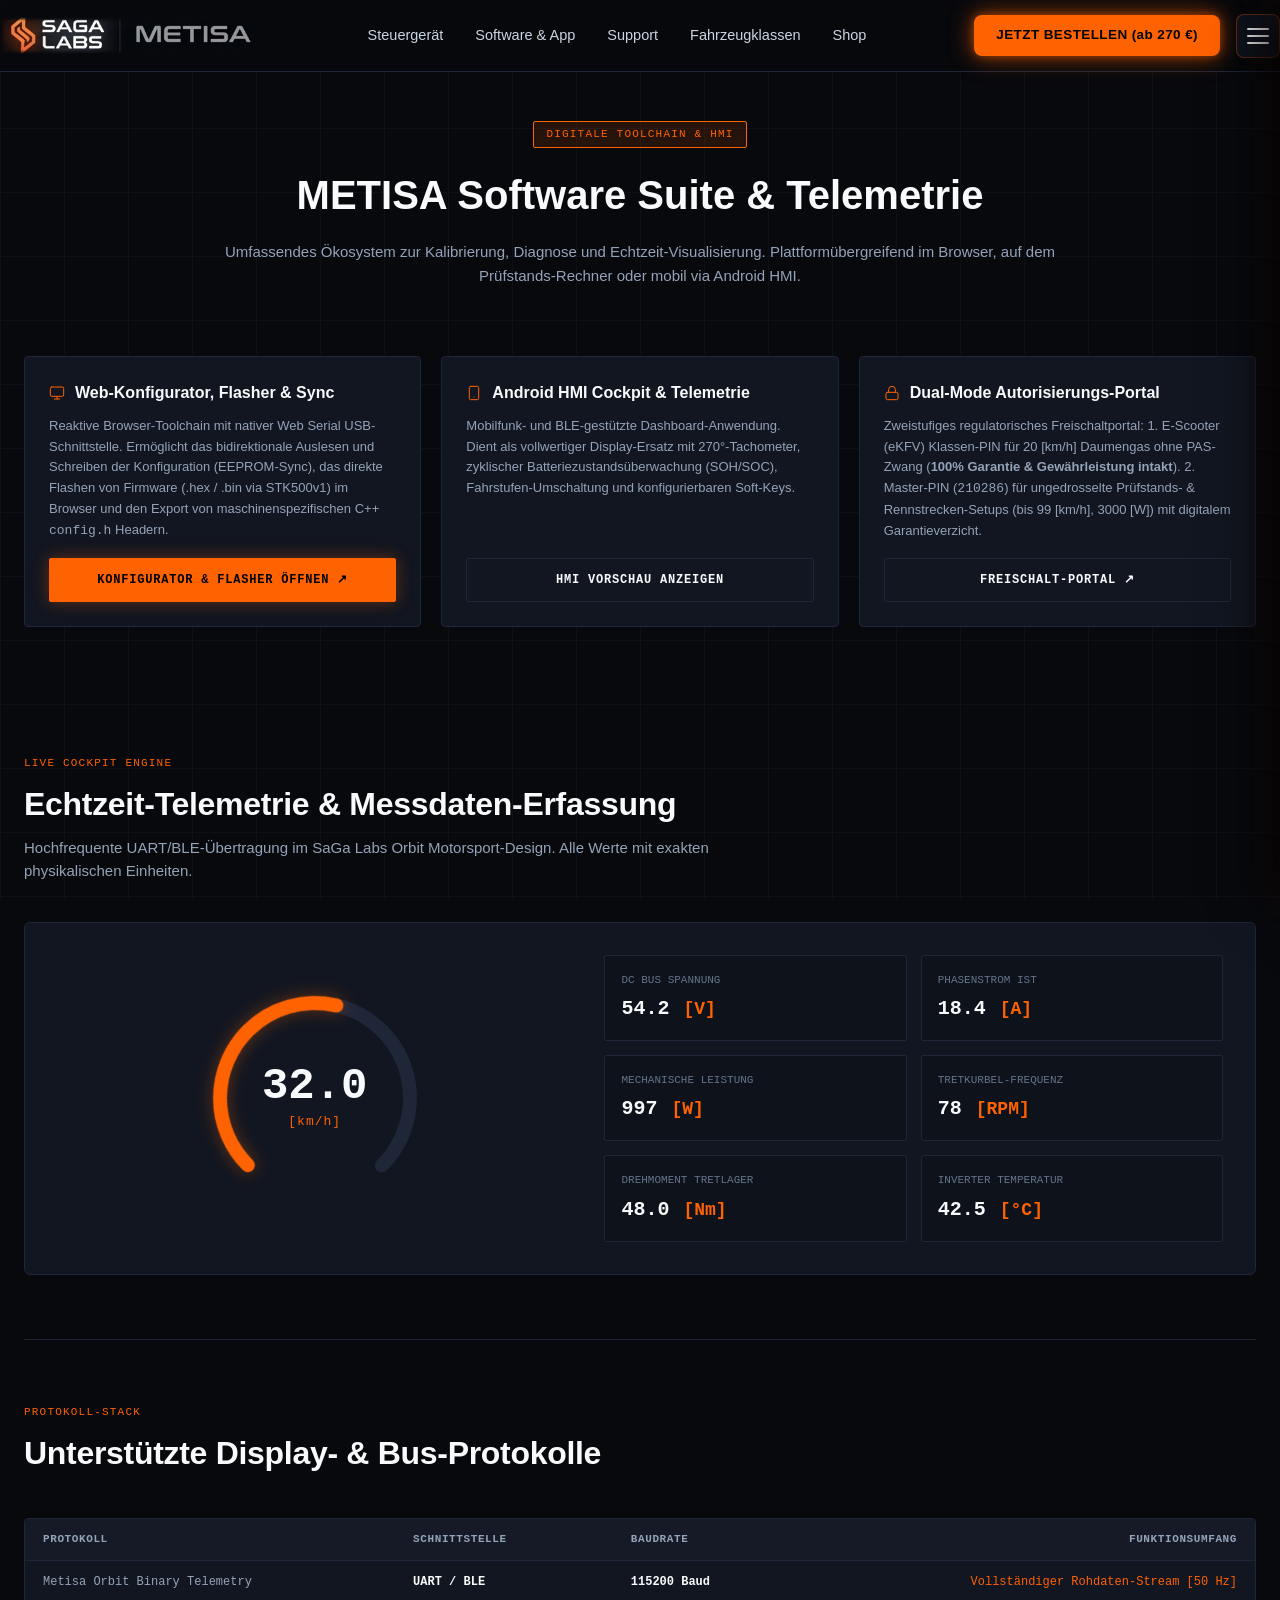
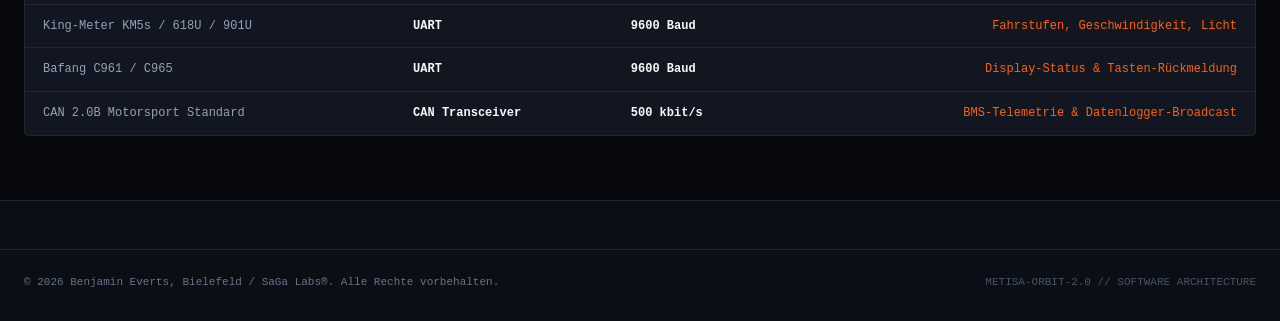
<file: software.html>
<!DOCTYPE html>
<html lang="de">
<head>
  <meta charset="UTF-8">
  <meta name="viewport" content="width=device-width, initial-scale=1.0, viewport-fit=cover">
  <title>SaGa Labs METISA // Software Suite &amp; Telemetrie-Architektur</title>
  <meta name="description" content="SaGa Labs METISA Software Suite: Browserbasierter Konfigurator, FOC Kennfeld-Kalibrierung, Android HMI Cockpit und deterministische Telemetrie.">
  <link rel="stylesheet" href="style.css">
</head>
<body>

  <header class="site-header">
    <div class="header-container">
      <a href="index.html" class="site-brand" aria-label="SAGA LABS | METISA Startseite">
        <img src="assets/logo_full.png" alt="SAGA LABS | METISA" class="brand-logo-img">
      </a>

      <nav class="main-nav" aria-label="Desktop Hauptnavigation">
        <a href="produkt.html" class="nav-link">Steuergerät</a>
        <a href="software.html" class="nav-link active">Software &amp; App</a>
        <a href="support.html" class="nav-link">Support</a>
        <a href="index.html#fahrzeugklassen" class="nav-link">Fahrzeugklassen</a>
        <a href="shop.html" class="nav-link">Shop</a>
      </nav>

      <div class="header-actions">
        <a href="shop.html" class="btn-header-order">JETZT BESTELLEN (ab 270 €)</a>
        <button class="nav-menu-toggle" id="navMenuBtn" aria-label="Menü öffnen" aria-expanded="false">
          <span class="bar"></span>
          <span class="bar"></span>
          <span class="bar"></span>
        </button>
      </div>
    </div>
  </header>

  <!-- Navigation Drawer Backdrop -->
  <div class="nav-drawer-backdrop" id="navDrawerBackdrop"></div>

  <!-- Navigation Drawer (Sämtliche Navigation) -->
  <aside class="nav-drawer" id="navDrawer" aria-label="Hauptnavigation">
    <div class="nav-drawer-header">
      <div class="nav-drawer-brand">
        <img src="assets/logo_full.png" alt="SAGA LABS | METISA" class="drawer-logo-img">
      </div>
      <button class="nav-drawer-close" id="navDrawerClose" aria-label="Menü schließen">&times;</button>
    </div>
    <div class="nav-drawer-body">
      <div class="nav-drawer-group-title">// NAVIGATION &amp; SYSTEM</div>
      <nav class="nav-drawer-links">
        <a href="index.html" class="drawer-link">
          <span class="link-bullet">▸</span>
          <span>Startseite</span>
        </a>
        <a href="produkt.html" class="drawer-link">
          <span class="link-bullet">▸</span>
          <span>Steuergerät &amp; Hardware</span>
        </a>
        <a href="software.html" class="drawer-link active">
          <span class="link-bullet">▸</span>
          <span>Software &amp; Cockpit App</span>
        </a>
        <a href="support.html" class="drawer-link">
          <span class="link-bullet">▸</span>
          <span>Support &amp; Schaltpläne</span>
        </a>
        <a href="index.html#fahrzeugklassen" class="drawer-link">
          <span class="link-bullet">▸</span>
          <span>Fahrzeugklassen &amp; PIN-Levels</span>
        </a>
        <a href="shop.html" class="drawer-link highlight-shop">
          <span class="link-bullet">★</span>
          <span>Shop &amp; Vorbestellung</span>
          <span class="drawer-badge">Charge 2026</span>
        </a>
      </nav>

      <div class="nav-drawer-group-title" style="margin-top: 24px;">// METISA SUITE (CLOUD &amp; USB)</div>
      <div class="drawer-suite-card">
        <div class="drawer-suite-info">
          <h4>METISA Live Calibration Suite</h4>
          <p>Browserbasierter Web-Serial Konfigurator für USB, Bluetooth &amp; Wi-Fi.</p>
        </div>
        <a href="configurator/index.html" onclick="openLiveSuite(event)" class="btn-drawer-suite">
          ⚡ SUITE IM NEUEN FENSTER ÖFFNEN ↗
        </a>
        <div class="drawer-sublinks">
          <a href="unlock_portal.html" target="_blank" rel="noopener">Dyno Portal ↗</a>
          <span>•</span>
          <a href="wiki.html" target="_blank" rel="noopener">Engineering Wiki ↗</a>
        </div>
      </div>

      <div class="nav-drawer-group-title" style="margin-top: 24px;">// HARDWARE STATUS</div>
      <div class="drawer-status-box">
        <div class="status-row">
          <span class="status-label">Lagerbestand:</span>
          <span class="status-val amber">Vorbestellung aktiv</span>
        </div>
        <div class="status-row">
          <span class="status-label">Auslieferung:</span>
          <span class="status-val green">Charge Q4 / 2026</span>
        </div>
        <div class="status-row">
          <span class="status-label">Käuferschutz:</span>
          <span class="status-val mono">PayPal Verified</span>
        </div>
      </div>
    </div>
    <div class="nav-drawer-footer">
      <a href="impressum.html" class="drawer-footer-link">Impressum &amp; Datenschutz</a>
      <span>&copy; 2026 SaGa Labs®</span>
    </div>
  </aside>

  <main class="container">
    <section class="subpage-hero">
      <span class="subpage-badge">DIGITALE TOOLCHAIN &amp; HMI</span>
      <h1 class="subpage-title">METISA Software Suite &amp; Telemetrie</h1>
      <p class="subpage-desc">
        Umfassendes Ökosystem zur Kalibrierung, Diagnose und Echtzeit-Visualisierung. Plattformübergreifend im Browser, auf dem Prüfstands-Rechner oder mobil via Android HMI.
      </p>
    </section>

    <!-- 3 Core Software Pillars -->
    <div class="subpage-grid">
      <div class="subpage-box">
        <h3>
          <svg class="vector-icon text-cyber" viewBox="0 0 24 24"><rect x="2" y="3" width="20" height="14" rx="2" ry="2"/><line x1="8" y1="21" x2="16" y2="21"/><line x1="12" y1="17" x2="12" y2="21"/></svg>
          Web-Konfigurator, Flasher &amp; Sync
        </h3>
        <p>
          Reaktive Browser-Toolchain mit nativer Web Serial USB-Schnittstelle. Ermöglicht das bidirektionale Auslesen und Schreiben der Konfiguration (EEPROM-Sync), das direkte Flashen von Firmware (.hex / .bin via STK500v1) im Browser und den Export von maschinenspezifischen C++ <code>config.h</code> Headern.
        </p>
        <div style="margin-top: auto; padding-top: 16px;">
          <a href="configurator/" target="_blank" rel="noopener" class="btn-primary" style="width: 100%; justify-content: center;">
            <span>Konfigurator &amp; Flasher öffnen &nearr;</span>
          </a>
        </div>
      </div>

      <div class="subpage-box">
        <h3>
          <svg class="vector-icon text-cyber" viewBox="0 0 24 24"><rect x="5" y="2" width="14" height="20" rx="2" ry="2"/><line x1="12" y1="18" x2="12.01" y2="18"/></svg>
          Android HMI Cockpit &amp; Telemetrie
        </h3>
        <p>
          Mobilfunk- und BLE-gestützte Dashboard-Anwendung. Dient als vollwertiger Display-Ersatz mit 270°-Tachometer, zyklischer Batteriezustandsüberwachung (SOH/SOC), Fahrstufen-Umschaltung und konfigurierbaren Soft-Keys.
        </p>
        <div style="margin-top: auto; padding-top: 16px;">
          <a href="#cockpit-demo" class="btn-secondary" style="width: 100%; justify-content: center;">
            <span>HMI Vorschau anzeigen</span>
          </a>
        </div>
      </div>

      <div class="subpage-box">
        <h3>
          <svg class="vector-icon text-cyber" viewBox="0 0 24 24"><rect x="3" y="11" width="18" height="11" rx="2" ry="2"/><path d="M7 11V7a5 5 0 0 1 10 0v4"/></svg>
          Dual-Mode Autorisierungs-Portal
        </h3>
        <p>
          Zweistufiges regulatorisches Freischaltportal: 1. E-Scooter (eKFV) Klassen-PIN für 20 [km/h] Daumengas ohne PAS-Zwang (<strong>100% Garantie &amp; Gewährleistung intakt</strong>). 2. Master-PIN (<code>210286</code>) für ungedrosselte Prüfstands- &amp; Rennstrecken-Setups (bis 99 [km/h], 3000 [W]) mit digitalem Garantieverzicht.
        </p>
        <div style="margin-top: auto; padding-top: 16px;">
          <a href="unlock_portal.html" target="_blank" rel="noopener" class="btn-secondary" style="width: 100%; justify-content: center;">
            <span>Freischalt-Portal &nearr;</span>
          </a>
        </div>
      </div>
    </div>

    <!-- Live Telemetry Simulator -->
    <section class="section-wrapper" id="cockpit-demo">
      <div class="section-header">
        <div class="section-category">LIVE COCKPIT ENGINE</div>
        <h2 class="section-title">Echtzeit-Telemetrie &amp; Messdaten-Erfassung</h2>
        <p class="section-subtitle">
          Hochfrequente UART/BLE-Übertragung im SaGa Labs Orbit Motorsport-Design. Alle Werte mit exakten physikalischen Einheiten.
        </p>
      </div>

      <div class="showcase-container">
        <div class="showcase-pane active" style="display: grid; grid-template-columns: 1fr 1.2fr; gap: 32px;">
          <div class="gauge-visual-wrap">
            <svg class="gauge-svg" viewBox="0 0 240 240">
              <circle class="gauge-track" cx="120" cy="120" r="95" stroke-dasharray="447.6 596.9" stroke-dashoffset="0" transform="rotate(135 120 120)"/>
              <circle class="gauge-active" id="liveArc" cx="120" cy="120" r="95" stroke-dasharray="245 596.9" stroke-dashoffset="0" transform="rotate(135 120 120)"/>
            </svg>
            <div class="gauge-inner-center">
              <div class="gauge-center-val" id="liveSpeed">32.0</div>
              <div class="gauge-center-unit">[km/h]</div>
            </div>
          </div>

          <div class="metrics-quad-grid">
            <div class="metric-tile">
              <span class="m-label">DC Bus Spannung</span>
              <span class="m-value">54.2 <span class="unit">[V]</span></span>
            </div>
            <div class="metric-tile">
              <span class="m-label">Phasenstrom Ist</span>
              <span class="m-value">18.4 <span class="unit">[A]</span></span>
            </div>
            <div class="metric-tile">
              <span class="m-label">Mechanische Leistung</span>
              <span class="m-value text-cyber">997 <span class="unit">[W]</span></span>
            </div>
            <div class="metric-tile">
              <span class="m-label">Tretkurbel-Frequenz</span>
              <span class="m-value">78 <span class="unit">[RPM]</span></span>
            </div>
            <div class="metric-tile">
              <span class="m-label">Drehmoment Tretlager</span>
              <span class="m-value">48.0 <span class="unit">[Nm]</span></span>
            </div>
            <div class="metric-tile">
              <span class="m-label">Inverter Temperatur</span>
              <span class="m-value">42.5 <span class="unit">[°C]</span></span>
            </div>
          </div>
        </div>
      </div>
    </section>

    <!-- Communication Protocols Table -->
    <section class="section-wrapper" style="border-bottom: none;">
      <div class="section-header">
        <div class="section-category">PROTOKOLL-STACK</div>
        <h2 class="section-title">Unterstützte Display- &amp; Bus-Protokolle</h2>
      </div>

      <div class="specs-table-container">
        <table class="specs-table">
          <thead>
            <tr>
              <th>Protokoll</th>
              <th>Schnittstelle</th>
              <th>Baudrate</th>
              <th style="text-align: right;">Funktionsumfang</th>
            </tr>
          </thead>
          <tbody>
            <tr>
              <td class="col-param">Metisa Orbit Binary Telemetry</td>
              <td class="col-val">UART / BLE</td>
              <td class="col-val">115200 Baud</td>
              <td class="col-unit">Vollständiger Rohdaten-Stream [50 Hz]</td>
            </tr>
            <tr>
              <td class="col-param">King-Meter KM5s / 618U / 901U</td>
              <td class="col-val">UART</td>
              <td class="col-val">9600 Baud</td>
              <td class="col-unit">Fahrstufen, Geschwindigkeit, Licht</td>
            </tr>
            <tr>
              <td class="col-param">Bafang C961 / C965</td>
              <td class="col-val">UART</td>
              <td class="col-val">9600 Baud</td>
              <td class="col-unit">Display-Status &amp; Tasten-Rückmeldung</td>
            </tr>
            <tr>
              <td class="col-param">CAN 2.0B Motorsport Standard</td>
              <td class="col-val">CAN Transceiver</td>
              <td class="col-val">500 kbit/s</td>
              <td class="col-unit">BMS-Telemetrie &amp; Datenlogger-Broadcast</td>
            </tr>
          </tbody>
        </table>
      </div>
    </section>
  </main>

  <footer class="site-footer">
    <div class="container footer-meta-bar">
      <div>&copy; 2026 Benjamin Everts, Bielefeld / SaGa Labs&reg;. Alle Rechte vorbehalten.</div>
      <div class="footer-hash">METISA-ORBIT-2.0 // SOFTWARE ARCHITECTURE</div>
    </div>
  </footer>

  <script>
    function openLiveSuite(e) {
      if (e) { e.preventDefault(); e.stopPropagation(); }
      const w = Math.min(1380, Math.floor(window.screen.availWidth * 0.92));
      const h = Math.min(880, Math.floor(window.screen.availHeight * 0.90));
      const l = Math.floor((window.screen.availWidth - w) / 2);
      const t = Math.floor((window.screen.availHeight - h) / 2);
      window.open('configurator/index.html', 'MetisaLiveSuiteAppWindow',
        `width=${w},height=${h},left=${l},top=${t},menubar=no,toolbar=no,location=no,status=no,resizable=yes,scrollbars=yes`);
      return false;
    }

    (function() {
      const menuBtn = document.getElementById('navMenuBtn');
      const drawer = document.getElementById('navDrawer');
      const backdrop = document.getElementById('navDrawerBackdrop');
      const closeBtn = document.getElementById('navDrawerClose');

      function openMenu() {
        if (!drawer) return;
        drawer.classList.add('open');
        if (backdrop) backdrop.classList.add('open');
        if (menuBtn) {
          menuBtn.classList.add('open');
          menuBtn.setAttribute('aria-expanded', 'true');
        }
        document.body.style.overflow = 'hidden';
      }

      function closeMenu() {
        if (!drawer) return;
        drawer.classList.remove('open');
        if (backdrop) backdrop.classList.remove('open');
        if (menuBtn) {
          menuBtn.classList.remove('open');
          menuBtn.setAttribute('aria-expanded', 'false');
        }
        document.body.style.overflow = '';
      }

      if (menuBtn) {
        menuBtn.addEventListener('click', function(e) {
          e.stopPropagation();
          if (drawer && drawer.classList.contains('open')) closeMenu();
          else openMenu();
        });
      }

      if (closeBtn) closeBtn.addEventListener('click', function(e) { e.stopPropagation(); closeMenu(); });
      if (backdrop) backdrop.addEventListener('click', closeMenu);
      if (drawer) {
        drawer.querySelectorAll('a').forEach(function(link) {
          link.addEventListener('click', closeMenu);
        });
      }
      document.addEventListener('keydown', function(e) {
        if (e.key === 'Escape') closeMenu();
      });
    })();
  </script>
</body>
</html>
</file>
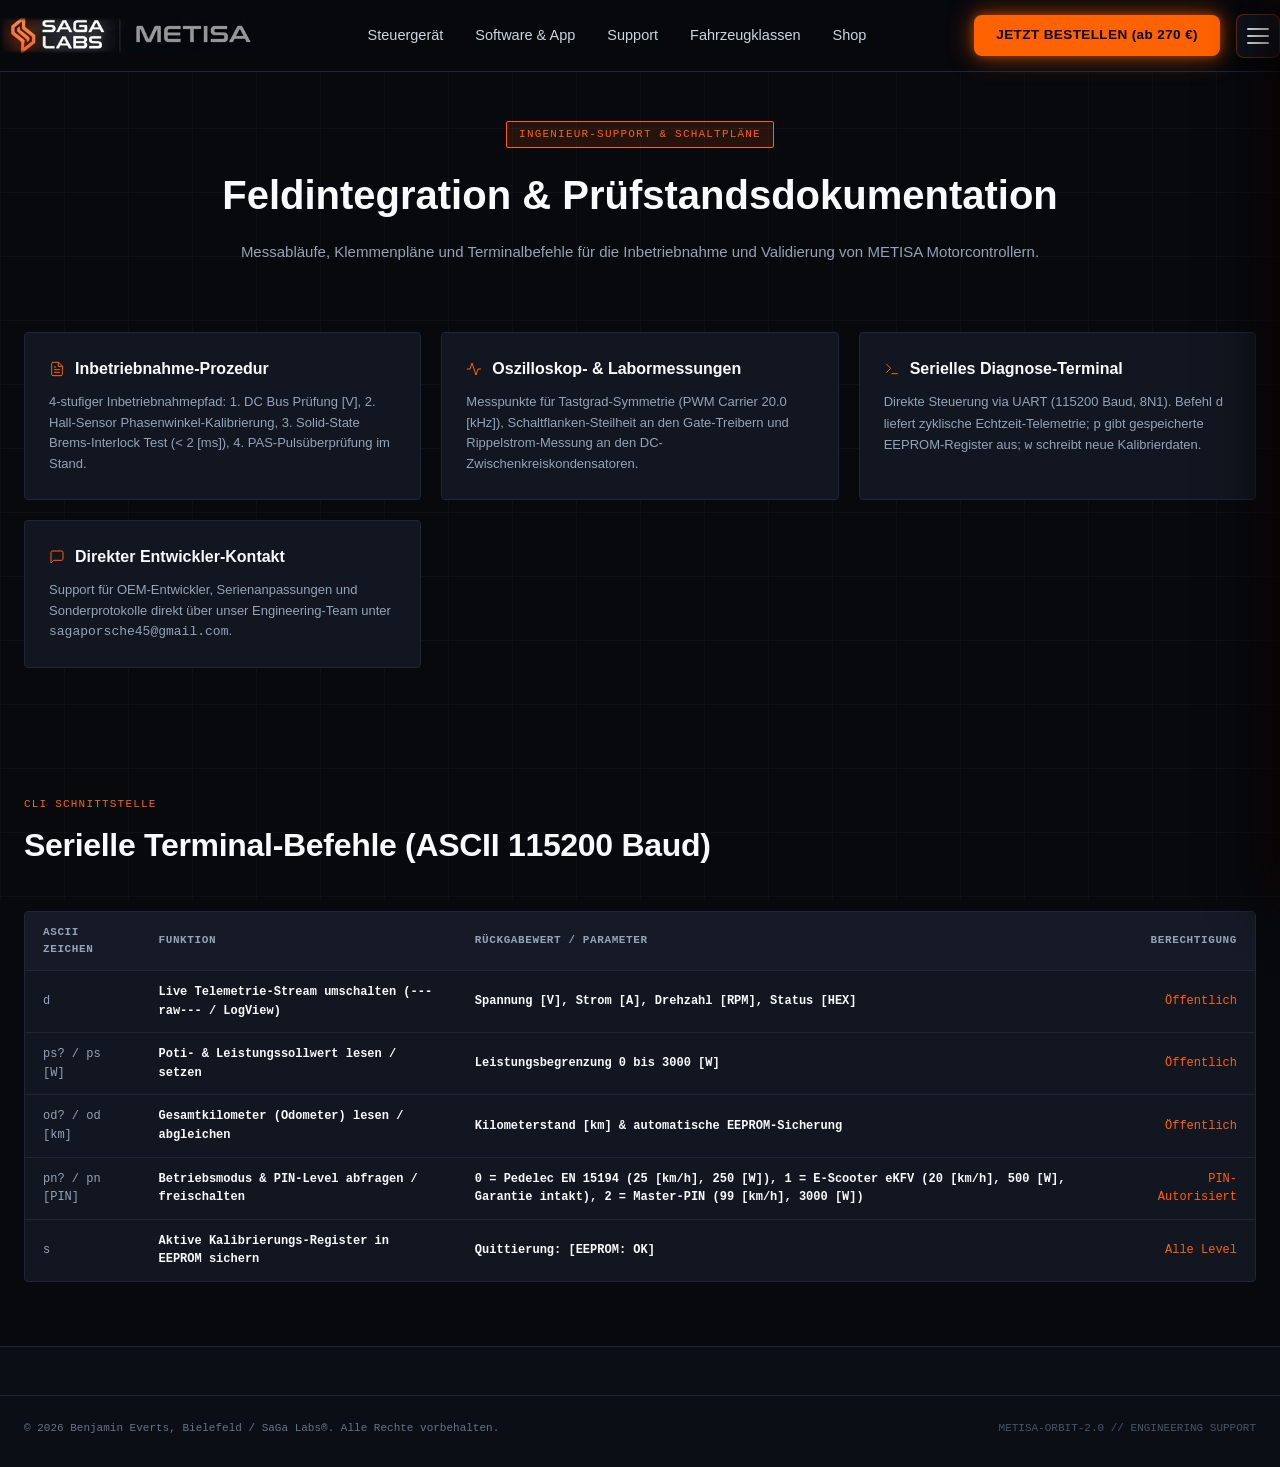
<file: support.html>
<!DOCTYPE html>
<html lang="de">
<head>
  <meta charset="UTF-8">
  <meta name="viewport" content="width=device-width, initial-scale=1.0, viewport-fit=cover">
  <title>SaGa Labs METISA // Integration, Schaltpläne &amp; Labor-Support</title>
  <meta name="description" content="SaGa Labs METISA Technischer Support: Feldeinsatz-Dokumentation, Oszilloskop-Prüfpfade, Klemmenbelegung und Terminal-Befehlssatz.">
  <link rel="stylesheet" href="style.css">
</head>
<body>

  <header class="site-header">
    <div class="header-container">
      <a href="index.html" class="site-brand" aria-label="SAGA LABS | METISA Startseite">
        <img src="assets/logo_full.png" alt="SAGA LABS | METISA" class="brand-logo-img">
      </a>

      <nav class="main-nav" aria-label="Desktop Hauptnavigation">
        <a href="produkt.html" class="nav-link">Steuergerät</a>
        <a href="software.html" class="nav-link">Software &amp; App</a>
        <a href="support.html" class="nav-link active">Support</a>
        <a href="index.html#fahrzeugklassen" class="nav-link">Fahrzeugklassen</a>
        <a href="shop.html" class="nav-link">Shop</a>
      </nav>

      <div class="header-actions">
        <a href="shop.html" class="btn-header-order">JETZT BESTELLEN (ab 270 €)</a>
        <button class="nav-menu-toggle" id="navMenuBtn" aria-label="Menü öffnen" aria-expanded="false">
          <span class="bar"></span>
          <span class="bar"></span>
          <span class="bar"></span>
        </button>
      </div>
    </div>
  </header>

  <!-- Navigation Drawer Backdrop -->
  <div class="nav-drawer-backdrop" id="navDrawerBackdrop"></div>

  <!-- Navigation Drawer (Sämtliche Navigation) -->
  <aside class="nav-drawer" id="navDrawer" aria-label="Hauptnavigation">
    <div class="nav-drawer-header">
      <div class="nav-drawer-brand">
        <img src="assets/logo_full.png" alt="SAGA LABS | METISA" class="drawer-logo-img">
      </div>
      <button class="nav-drawer-close" id="navDrawerClose" aria-label="Menü schließen">&times;</button>
    </div>
    <div class="nav-drawer-body">
      <div class="nav-drawer-group-title">// NAVIGATION &amp; SYSTEM</div>
      <nav class="nav-drawer-links">
        <a href="index.html" class="drawer-link">
          <span class="link-bullet">▸</span>
          <span>Startseite</span>
        </a>
        <a href="produkt.html" class="drawer-link">
          <span class="link-bullet">▸</span>
          <span>Steuergerät &amp; Hardware</span>
        </a>
        <a href="software.html" class="drawer-link">
          <span class="link-bullet">▸</span>
          <span>Software &amp; Cockpit App</span>
        </a>
        <a href="support.html" class="drawer-link active">
          <span class="link-bullet">▸</span>
          <span>Support &amp; Schaltpläne</span>
        </a>
        <a href="index.html#fahrzeugklassen" class="drawer-link">
          <span class="link-bullet">▸</span>
          <span>Fahrzeugklassen &amp; PIN-Levels</span>
        </a>
        <a href="shop.html" class="drawer-link highlight-shop">
          <span class="link-bullet">★</span>
          <span>Shop &amp; Vorbestellung</span>
          <span class="drawer-badge">Charge 2026</span>
        </a>
      </nav>

      <div class="nav-drawer-group-title" style="margin-top: 24px;">// METISA SUITE (CLOUD &amp; USB)</div>
      <div class="drawer-suite-card">
        <div class="drawer-suite-info">
          <h4>METISA Live Calibration Suite</h4>
          <p>Browserbasierter Web-Serial Konfigurator für USB, Bluetooth &amp; Wi-Fi.</p>
        </div>
        <a href="configurator/index.html" onclick="openLiveSuite(event)" class="btn-drawer-suite">
          ⚡ SUITE IM NEUEN FENSTER ÖFFNEN ↗
        </a>
        <div class="drawer-sublinks">
          <a href="unlock_portal.html" target="_blank" rel="noopener">Dyno Portal ↗</a>
          <span>•</span>
          <a href="wiki.html" target="_blank" rel="noopener">Engineering Wiki ↗</a>
        </div>
      </div>

      <div class="nav-drawer-group-title" style="margin-top: 24px;">// HARDWARE STATUS</div>
      <div class="drawer-status-box">
        <div class="status-row">
          <span class="status-label">Lagerbestand:</span>
          <span class="status-val amber">Vorbestellung aktiv</span>
        </div>
        <div class="status-row">
          <span class="status-label">Auslieferung:</span>
          <span class="status-val green">Charge Q4 / 2026</span>
        </div>
        <div class="status-row">
          <span class="status-label">Käuferschutz:</span>
          <span class="status-val mono">PayPal Verified</span>
        </div>
      </div>
    </div>
    <div class="nav-drawer-footer">
      <a href="impressum.html" class="drawer-footer-link">Impressum &amp; Datenschutz</a>
      <span>&copy; 2026 SaGa Labs®</span>
    </div>
  </aside>

  <main class="container">
    <section class="subpage-hero">
      <span class="subpage-badge">INGENIEUR-SUPPORT &amp; SCHALTPLÄNE</span>
      <h1 class="subpage-title">Feldintegration &amp; Prüfstandsdokumentation</h1>
      <p class="subpage-desc">
        Messabläufe, Klemmenpläne und Terminalbefehle für die Inbetriebnahme und Validierung von METISA Motorcontrollern.
      </p>
    </section>

    <!-- Support Grid -->
    <div class="subpage-grid">
      <div class="subpage-box">
        <h3>
          <svg class="vector-icon text-cyber" viewBox="0 0 24 24"><path d="M14 2H6a2 2 0 0 0-2 2v16a2 2 0 0 0 2 2h12a2 2 0 0 0 2-2V8z"/><polyline points="14 2 14 8 20 8"/><line x1="16" y1="13" x2="8" y2="13"/><line x1="16" y1="17" x2="8" y2="17"/><polyline points="10 9 9 9 8 9"/></svg>
          Inbetriebnahme-Prozedur
        </h3>
        <p>
          4-stufiger Inbetriebnahmepfad: 1. DC Bus Prüfung [V], 2. Hall-Sensor Phasenwinkel-Kalibrierung, 3. Solid-State Brems-Interlock Test (&lt; 2 [ms]), 4. PAS-Pulsüberprüfung im Stand.
        </p>
      </div>

      <div class="subpage-box">
        <h3>
          <svg class="vector-icon text-cyber" viewBox="0 0 24 24"><activity x1="22" y1="12" x2="18" y2="12"/><polyline points="22 12 18 12 15 21 9 3 6 12 2 12"/></svg>
          Oszilloskop- &amp; Labormessungen
        </h3>
        <p>
          Messpunkte für Tastgrad-Symmetrie (PWM Carrier 20.0 [kHz]), Schaltflanken-Steilheit an den Gate-Treibern und Rippelstrom-Messung an den DC-Zwischenkreiskondensatoren.
        </p>
      </div>

      <div class="subpage-box">
        <h3>
          <svg class="vector-icon text-cyber" viewBox="0 0 24 24"><polyline points="4 17 10 11 4 5"/><line x1="12" y1="19" x2="20" y2="19"/></svg>
          Serielles Diagnose-Terminal
        </h3>
        <p>
          Direkte Steuerung via UART (115200 Baud, 8N1). Befehl <code>d</code> liefert zyklische Echtzeit-Telemetrie; <code>p</code> gibt gespeicherte EEPROM-Register aus; <code>w</code> schreibt neue Kalibrierdaten.
        </p>
      </div>

      <div class="subpage-box">
        <h3>
          <svg class="vector-icon text-cyber" viewBox="0 0 24 24"><path d="M21 15a2 2 0 0 1-2 2H7l-4 4V5a2 2 0 0 1 2-2h14a2 2 0 0 1 2 2z"/></svg>
          Direkter Entwickler-Kontakt
        </h3>
        <p>
          Support für OEM-Entwickler, Serienanpassungen und Sonderprotokolle direkt über unser Engineering-Team unter <code>sagaporsche45@gmail.com</code>.
        </p>
      </div>
    </div>

    <!-- Terminal Command Reference -->
    <section class="section-wrapper" style="border-bottom: none;">
      <div class="section-header">
        <div class="section-category">CLI SCHNITTSTELLE</div>
        <h2 class="section-title">Serielle Terminal-Befehle (ASCII 115200 Baud)</h2>
      </div>

      <div class="specs-table-container">
        <table class="specs-table">
          <thead>
            <tr>
              <th>ASCII Zeichen</th>
              <th>Funktion</th>
              <th>Rückgabewert / Parameter</th>
              <th style="text-align: right;">Berechtigung</th>
            </tr>
          </thead>
          <tbody>
            <tr>
              <td class="col-param"><code>d</code></td>
              <td class="col-val">Live Telemetrie-Stream umschalten (---raw--- / LogView)</td>
              <td class="col-val">Spannung [V], Strom [A], Drehzahl [RPM], Status [HEX]</td>
              <td class="col-unit">Öffentlich</td>
            </tr>
            <tr>
              <td class="col-param"><code>ps? / ps [W]</code></td>
              <td class="col-val">Poti- &amp; Leistungssollwert lesen / setzen</td>
              <td class="col-val">Leistungsbegrenzung 0 bis 3000 [W]</td>
              <td class="col-unit">Öffentlich</td>
            </tr>
            <tr>
              <td class="col-param"><code>od? / od [km]</code></td>
              <td class="col-val">Gesamtkilometer (Odometer) lesen / abgleichen</td>
              <td class="col-val">Kilometerstand [km] &amp; automatische EEPROM-Sicherung</td>
              <td class="col-unit">Öffentlich</td>
            </tr>
            <tr>
              <td class="col-param"><code>pn? / pn [PIN]</code></td>
              <td class="col-val">Betriebsmodus &amp; PIN-Level abfragen / freischalten</td>
              <td class="col-val"><code>0</code> = Pedelec EN 15194 (25 [km/h], 250 [W]), <code>1</code> = E-Scooter eKFV (20 [km/h], 500 [W], Garantie intakt), <code>2</code> = Master-PIN (99 [km/h], 3000 [W])</td>
              <td class="col-unit">PIN-Autorisiert</td>
            </tr>
            <tr>
              <td class="col-param"><code>s</code></td>
              <td class="col-val">Aktive Kalibrierungs-Register in EEPROM sichern</td>
              <td class="col-val">Quittierung: <code>[EEPROM: OK]</code></td>
              <td class="col-unit">Alle Level</td>
            </tr>
          </tbody>
        </table>
      </div>
    </section>
  </main>

  <footer class="site-footer">
    <div class="container footer-meta-bar">
      <div>&copy; 2026 Benjamin Everts, Bielefeld / SaGa Labs&reg;. Alle Rechte vorbehalten.</div>
      <div class="footer-hash">METISA-ORBIT-2.0 // ENGINEERING SUPPORT</div>
    </div>
  </footer>

  <script>
    function openLiveSuite(e) {
      if (e) { e.preventDefault(); e.stopPropagation(); }
      const w = Math.min(1380, Math.floor(window.screen.availWidth * 0.92));
      const h = Math.min(880, Math.floor(window.screen.availHeight * 0.90));
      const l = Math.floor((window.screen.availWidth - w) / 2);
      const t = Math.floor((window.screen.availHeight - h) / 2);
      window.open('configurator/index.html', 'MetisaLiveSuiteAppWindow',
        `width=${w},height=${h},left=${l},top=${t},menubar=no,toolbar=no,location=no,status=no,resizable=yes,scrollbars=yes`);
      return false;
    }

    (function() {
      const menuBtn = document.getElementById('navMenuBtn');
      const drawer = document.getElementById('navDrawer');
      const backdrop = document.getElementById('navDrawerBackdrop');
      const closeBtn = document.getElementById('navDrawerClose');

      function openMenu() {
        if (!drawer) return;
        drawer.classList.add('open');
        if (backdrop) backdrop.classList.add('open');
        if (menuBtn) {
          menuBtn.classList.add('open');
          menuBtn.setAttribute('aria-expanded', 'true');
        }
        document.body.style.overflow = 'hidden';
      }

      function closeMenu() {
        if (!drawer) return;
        drawer.classList.remove('open');
        if (backdrop) backdrop.classList.remove('open');
        if (menuBtn) {
          menuBtn.classList.remove('open');
          menuBtn.setAttribute('aria-expanded', 'false');
        }
        document.body.style.overflow = '';
      }

      if (menuBtn) {
        menuBtn.addEventListener('click', function(e) {
          e.stopPropagation();
          if (drawer && drawer.classList.contains('open')) closeMenu();
          else openMenu();
        });
      }

      if (closeBtn) closeBtn.addEventListener('click', function(e) { e.stopPropagation(); closeMenu(); });
      if (backdrop) backdrop.addEventListener('click', closeMenu);
      if (drawer) {
        drawer.querySelectorAll('a').forEach(function(link) {
          link.addEventListener('click', closeMenu);
        });
      }
      document.addEventListener('keydown', function(e) {
        if (e.key === 'Escape') closeMenu();
      });
    })();
  </script>
</body>
</html>
</file>
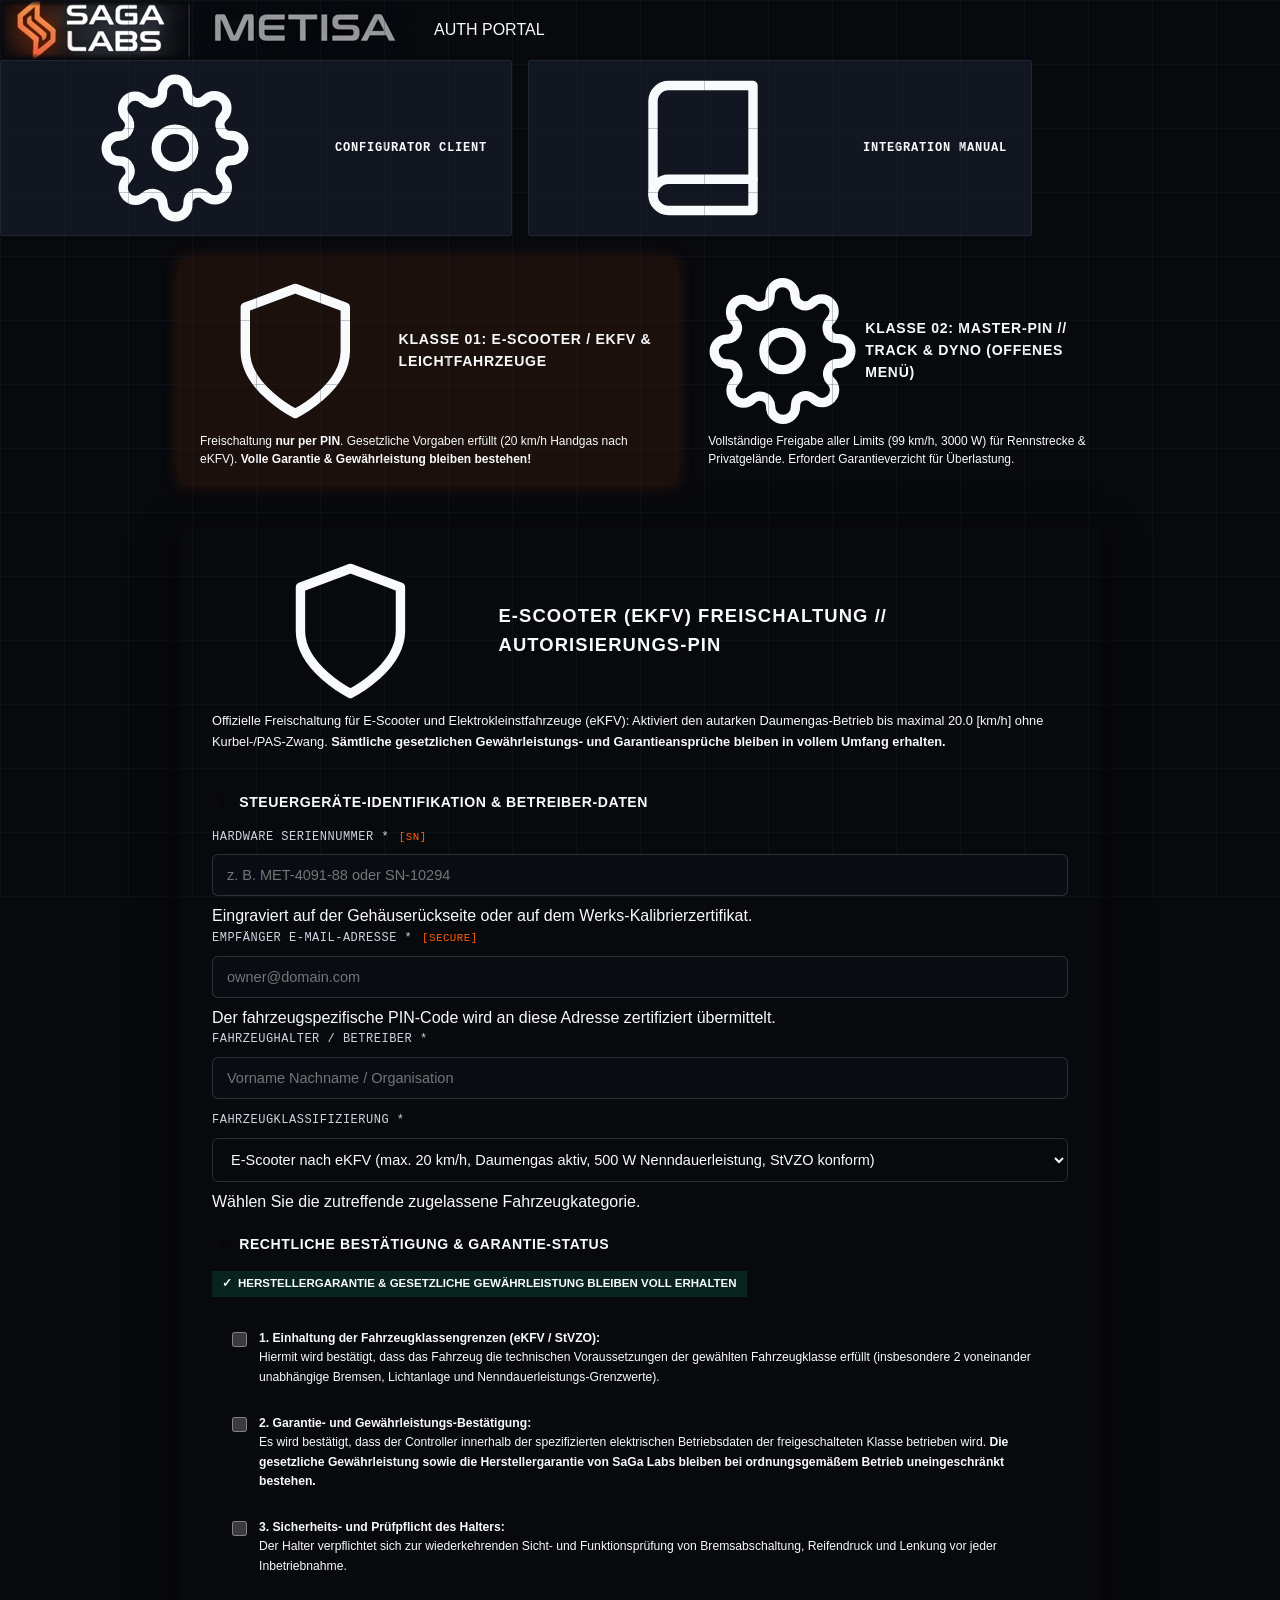
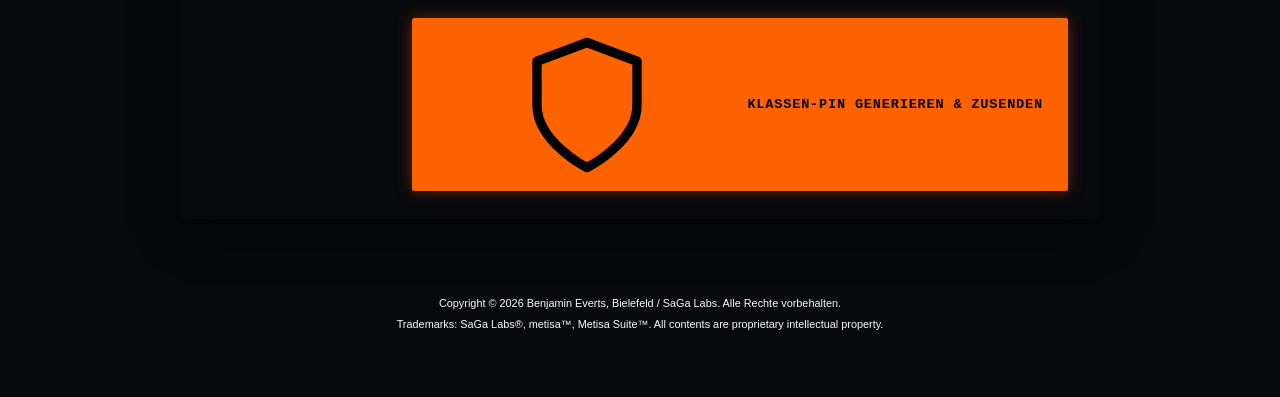
<file: unlock_portal.html>
<!DOCTYPE html>
<html lang="de">
<head>
  <meta charset="UTF-8">
  <meta name="viewport" content="width=device-width, initial-scale=1.0">
  <title>SAGA LABS // CALIBRATION &amp; VEHICLE CLASS AUTHORIZATION PORTAL</title>
  <meta name="description" content="Offizielles Freischalt-Portal für metisa Fahrzeugklassen (E-Scooter eKFV per PIN mit voller Garantie) und Track &amp; Dyno Rennstrecken-Kalibrierung per Master-PIN.">
  <link rel="stylesheet" href="style.css">
  <style>
    .portal-shell {
      max-width: 960px;
      margin: 1.5rem auto 3rem auto;
      padding: 0 1.25rem;
      display: flex;
      flex-direction: column;
      gap: 1.25rem;
    }

    .portal-panel {
      background: var(--orbit-bg-card);
      border: 1px solid var(--orbit-border-subtle);
      border-radius: var(--orbit-radius-sm);
      padding: 1.75rem 2rem;
      box-shadow: 0 12px 36px rgba(0, 0, 0, 0.7);
      position: relative;
    }

    .portal-panel::before {
      content: "";
      position: absolute;
      top: 0;
      left: 0;
      width: 100%;
      height: 2px;
      background: linear-gradient(90deg, var(--orbit-orange) 0%, transparent 100%);
    }

    .portal-mode-selector {
      display: grid;
      grid-template-columns: 1fr 1fr;
      gap: 12px;
      margin-bottom: 1.5rem;
    }

    .portal-mode-btn {
      background: var(--orbit-bg-surface);
      border: 1px solid var(--orbit-border-medium);
      border-radius: var(--orbit-radius-xs);
      padding: 1rem 1.25rem;
      color: var(--orbit-text-secondary);
      cursor: pointer;
      font-family: var(--orbit-font-brand);
      text-align: left;
      transition: all 0.2s;
    }

    .portal-mode-btn:hover {
      border-color: var(--orbit-border-focus);
      color: var(--orbit-text-primary);
    }

    .portal-mode-btn.active {
      border-color: var(--orbit-orange);
      background: rgba(255, 98, 0, 0.08);
      color: var(--orbit-text-primary);
      box-shadow: 0 0 16px rgba(255, 98, 0, 0.2);
    }

    .portal-mode-title {
      font-size: 0.88rem;
      font-weight: 700;
      color: var(--orbit-orange);
      text-transform: uppercase;
      letter-spacing: 0.05em;
      margin-bottom: 0.35rem;
      display: flex;
      align-items: center;
      gap: 8px;
    }

    .portal-mode-desc {
      font-size: 0.75rem;
      color: var(--orbit-text-muted);
      line-height: 1.5;
    }

    .portal-panel-title {
      font-family: var(--orbit-font-brand);
      font-size: 1.15rem;
      font-weight: 700;
      color: var(--orbit-text-primary);
      letter-spacing: 0.06em;
      margin-bottom: 0.35rem;
      display: flex;
      align-items: center;
      gap: 0.6rem;
      text-transform: uppercase;
    }

    .portal-panel-desc {
      font-size: 0.8rem;
      color: var(--orbit-text-muted);
      line-height: 1.6;
      margin-bottom: 1.5rem;
      border-bottom: 1px solid var(--orbit-border-subtle);
      padding-bottom: 1rem;
    }

    .step-index-badge {
      display: inline-flex;
      align-items: center;
      justify-content: center;
      width: 20px;
      height: 20px;
      border-radius: var(--orbit-radius-xs);
      background: var(--orbit-orange);
      color: #050608;
      font-weight: 800;
      font-size: 0.72rem;
      font-family: var(--orbit-font-mono);
      margin-right: 0.45rem;
    }

    .step-header {
      font-family: var(--orbit-font-brand);
      font-size: 0.88rem;
      font-weight: 700;
      color: var(--orbit-text-primary);
      margin-top: 1.25rem;
      margin-bottom: 0.85rem;
      display: flex;
      align-items: center;
      letter-spacing: 0.04em;
      text-transform: uppercase;
    }

    .legal-notice-frame {
      background: var(--orbit-bg-surface);
      border: 1px solid var(--orbit-border-medium);
      border-radius: var(--orbit-radius-xs);
      padding: 1rem 1.25rem;
      margin-bottom: 1.25rem;
      display: flex;
      flex-direction: column;
      gap: 0.85rem;
    }

    .legal-clause-row {
      display: flex;
      align-items: flex-start;
      gap: 0.75rem;
      padding: 0.4rem 0;
      border-bottom: 1px solid var(--orbit-border-subtle);
    }
    .legal-clause-row:last-child {
      border-bottom: none;
    }

    .legal-clause-row input[type="checkbox"] {
      margin-top: 0.2rem;
      width: 15px;
      height: 15px;
      accent-color: var(--orbit-orange);
      cursor: pointer;
      flex-shrink: 0;
    }

    .legal-clause-text {
      font-size: 0.76rem;
      color: var(--orbit-text-secondary);
      line-height: 1.6;
      cursor: pointer;
      user-select: none;
    }

    .legal-clause-text strong {
      color: var(--orbit-orange);
      font-weight: 600;
    }

    .warranty-active-badge {
      display: inline-flex;
      align-items: center;
      gap: 6px;
      padding: 4px 10px;
      background: rgba(16, 185, 129, 0.15);
      border: 1px solid var(--orbit-status-green);
      border-radius: var(--orbit-radius-xs);
      color: var(--orbit-status-green);
      font-family: var(--orbit-font-mono);
      font-size: 0.72rem;
      font-weight: 700;
      margin-bottom: 10px;
      text-transform: uppercase;
    }

    /* Certificate Result Container */
    .cert-result-container {
      background: var(--orbit-bg-surface);
      border: 1px solid rgba(16, 185, 129, 0.4);
      border-left: 3px solid var(--orbit-status-green);
      border-radius: var(--orbit-radius-xs);
      padding: 1.75rem;
      margin-top: 1.5rem;
      display: none;
      animation: fadeIn 0.25s ease-out;
    }

    @keyframes fadeIn {
      from { opacity: 0; transform: translateY(6px); }
      to { opacity: 1; transform: translateY(0); }
    }

    .cert-status-beacon {
      display: inline-flex;
      align-items: center;
      gap: 0.45rem;
      font-family: var(--orbit-font-mono);
      font-size: 0.7rem;
      font-weight: 700;
      padding: 0.25rem 0.65rem;
      border-radius: var(--orbit-radius-xs);
      background: rgba(16, 185, 129, 0.1);
      color: var(--orbit-status-green);
      border: 1px solid rgba(16, 185, 129, 0.35);
      margin-bottom: 1rem;
      letter-spacing: 0.05em;
      text-transform: uppercase;
    }

    .pin-readout-panel {
      background: #040507;
      border: 1px solid var(--orbit-border-medium);
      border-radius: var(--orbit-radius-xs);
      padding: 1.25rem;
      text-align: center;
      margin: 1rem 0;
    }

    .pin-readout-digits {
      font-family: var(--orbit-font-mono);
      font-size: 2.2rem;
      font-weight: 700;
      letter-spacing: 0.28em;
      color: var(--orbit-orange);
      text-shadow: 0 0 16px var(--orbit-orange-glow);
    }

    .cert-data-grid {
      display: grid;
      grid-template-columns: repeat(auto-fit, minmax(180px, 1fr));
      gap: 0.85rem;
      background: var(--orbit-bg-subsurface);
      padding: 0.85rem 1rem;
      border-radius: var(--orbit-radius-xs);
      border: 1px solid var(--orbit-border-subtle);
      font-size: 0.75rem;
      margin-bottom: 1rem;
    }

    .cert-data-label {
      color: var(--orbit-text-dim);
      font-size: 0.65rem;
      font-family: var(--orbit-font-mono);
      text-transform: uppercase;
      letter-spacing: 0.05em;
      margin-bottom: 0.15rem;
    }

    .cert-data-value {
      color: var(--orbit-text-primary);
      font-family: var(--orbit-font-mono);
      font-weight: 600;
      font-size: 0.78rem;
    }
  </style>
</head>
<body>

  <!-- SVG Sprite Collection -->
  <svg style="display: none;" xmlns="http://www.w3.org/2000/svg">
    <symbol id="icon-shield" viewBox="0 0 24 24" fill="none" stroke="currentColor" stroke-width="1.5" stroke-linecap="round" stroke-linejoin="round">
      <path d="M12 22s8-4 8-10V5l-8-3-8 3v7c0 6 8 10 8 10z"/>
    </symbol>
    <symbol id="icon-gear" viewBox="0 0 24 24" fill="none" stroke="currentColor" stroke-width="1.5" stroke-linecap="round" stroke-linejoin="round">
      <circle cx="12" cy="12" r="3"/>
      <path d="M19.4 15a1.65 1.65 0 0 0 .33 1.82l.06.06a2 2 0 1 1-2.83 2.83l-.06-.06a1.65 1.65 0 0 0-1.82-.33 1.65 1.65 0 0 0-1 1.51V21a2 2 0 1 1-4 0v-.09A1.65 1.65 0 0 0 9 19.4a1.65 1.65 0 0 0-1.82.33l-.06.06a2 2 0 1 1-2.83-2.83l.06-.06a1.65 1.65 0 0 0 .33-1.82 1.65 1.65 0 0 0-1.51-1H3a2 2 0 1 1 0-4h.09A1.65 1.65 0 0 0 4.6 9a1.65 1.65 0 0 0-.33-1.82l-.06-.06a2 2 0 1 1 2.83-2.83l.06.06a1.65 1.65 0 0 0 1.82.33H9a1.65 1.65 0 0 0 1-1.51V3a2 2 0 1 1 4 0v.09a1.65 1.65 0 0 0 1 1.51 1.65 1.65 0 0 0 1.82-.33l.06-.06a2 2 0 1 1 2.83 2.83l-.06.06a1.65 1.65 0 0 0-.33 1.82V9a1.65 1.65 0 0 0 1.51 1H21a2 2 0 1 1 0 4h-.09a1.65 1.65 0 0 0-1.51 1z"/>
    </symbol>
    <symbol id="icon-manual" viewBox="0 0 24 24" fill="none" stroke="currentColor" stroke-width="1.5" stroke-linecap="round" stroke-linejoin="round">
      <path d="M4 19.5A2.5 2.5 0 0 1 6.5 17H20"/>
      <path d="M6.5 2H20v20H6.5A2.5 2.5 0 0 1 4 19.5v-15A2.5 2.5 0 0 1 6.5 2z"/>
    </symbol>
    <symbol id="icon-clipboard" viewBox="0 0 24 24" fill="none" stroke="currentColor" stroke-width="1.5" stroke-linecap="round" stroke-linejoin="round">
      <path d="M16 4h2a2 2 0 0 1 2 2v14a2 2 0 0 1-2 2H6a2 2 0 0 1-2-2V6a2 2 0 0 1 2-2h2"/>
      <rect x="8" y="2" width="8" height="4" rx="1" ry="1"/>
    </symbol>
    <symbol id="icon-print" viewBox="0 0 24 24" fill="none" stroke="currentColor" stroke-width="1.5" stroke-linecap="round" stroke-linejoin="round">
      <polyline points="6 9 6 2 18 2 18 9"/>
      <path d="M6 18H4a2 2 0 0 1-2-2v-5a2 2 0 0 1 2-2h16a2 2 0 0 1 2 2v5a2 2 0 0 1-2 2h-2"/>
      <rect x="6" y="14" width="12" height="8"/>
    </symbol>
  </svg>

  <!-- Client Header Toolbar -->
  <header class="app-header">
    <div class="brand-group" onclick="window.location.href='index.html'" style="cursor: pointer;" title="Zurück zum Metisa Konfigurator">
      <img src="assets/logo_full.png" alt="SAGA LABS // METISA" class="app-brand-logo">
      <div class="brand-divider"></div>
      <span class="suite-badge">AUTH PORTAL</span>
    </div>

    <div class="header-actions">
      <a href="index.html" class="btn btn-secondary">
        <svg class="icon-svg"><use href="#icon-gear"/></svg> CONFIGURATOR CLIENT
      </a>
      <a href="wiki.html" class="btn btn-secondary">
        <svg class="icon-svg"><use href="#icon-manual"/></svg> INTEGRATION MANUAL
      </a>
    </div>
  </header>

  <!-- Shell Container -->
  <div class="portal-shell">

    <!-- Mode Selector: Vehicle Class PIN (Warranty Intact) vs. Master-PIN (Track Waiver) -->
    <div class="portal-mode-selector">
      <div class="portal-mode-btn active" id="btnModeClass" onclick="setPortalMode('class')">
        <div class="portal-mode-title">
          <svg class="icon-svg"><use href="#icon-shield"/></svg>
          KLASSE 01: E-SCOOTER / eKFV &amp; LEICHTFAHRZEUGE
        </div>
        <div class="portal-mode-desc">
          Freischaltung <strong>nur per PIN</strong>. Gesetzliche Vorgaben erfüllt (20 km/h Handgas nach eKFV). <strong>Volle Garantie &amp; Gewährleistung bleiben bestehen!</strong>
        </div>
      </div>

      <div class="portal-mode-btn" id="btnModeTrack" onclick="setPortalMode('track')">
        <div class="portal-mode-title">
          <svg class="icon-svg"><use href="#icon-gear"/></svg>
          KLASSE 02: MASTER-PIN // TRACK &amp; DYNO (OFFENES MENÜ)
        </div>
        <div class="portal-mode-desc">
          Vollständige Freigabe aller Limits (99 km/h, 3000 W) für Rennstrecke &amp; Privatgelände. Erfordert Garantieverzicht für Überlastung.
        </div>
      </div>
    </div>

    <div class="portal-panel" id="formCard">
      <div class="portal-panel-title" id="panelHeading">
        <svg class="icon-svg" style="color: var(--orbit-orange);"><use href="#icon-shield"/></svg>
        <span id="panelTitleText">E-SCOOTER (eKFV) FREISCHALTUNG // AUTORISIERUNGS-PIN</span>
      </div>
      <p class="portal-panel-desc" id="panelDescText">
        Offizielle Freischaltung für E-Scooter und Elektrokleinstfahrzeuge (eKFV): Aktiviert den autarken Daumengas-Betrieb bis maximal 20.0 [km/h] ohne Kurbel-/PAS-Zwang. <strong>Sämtliche gesetzlichen Gewährleistungs- und Garantieansprüche bleiben in vollem Umfang erhalten.</strong>
      </p>

      <form id="unlockForm" onsubmit="handlePortalSubmit(event)">

        <!-- Step 1: Controller ID -->
        <div class="step-header">
          <span class="step-index-badge">1</span> STEUERGERÄTE-IDENTIFIKATION &amp; BETREIBER-DATEN
        </div>

        <div class="form-row">
          <div class="form-group">
            <label class="form-label" for="portalSerial">HARDWARE SERIENNUMMER * <span class="unit">[SN]</span></label>
            <input type="text" id="portalSerial" class="form-control" placeholder="z. B. MET-4091-88 oder SN-10294" required>
            <span class="form-hint">Eingraviert auf der Gehäuserückseite oder auf dem Werks-Kalibrierzertifikat.</span>
          </div>
          <div class="form-group">
            <label class="form-label" for="portalEmail">EMPFÄNGER E-MAIL-ADRESSE * <span class="unit">[SECURE]</span></label>
            <input type="email" id="portalEmail" class="form-control" placeholder="owner@domain.com" required>
            <span class="form-hint">Der fahrzeugspezifische PIN-Code wird an diese Adresse zertifiziert übermittelt.</span>
          </div>
        </div>

        <div class="form-group">
          <label class="form-label" for="portalName">FAHRZEUGHALTER / BETREIBER *</label>
          <input type="text" id="portalName" class="form-control" placeholder="Vorname Nachname / Organisation" required>
        </div>

        <!-- Class Selector for Class Mode -->
        <div id="vehicleClassGroup" class="form-group" style="margin-top: 0.75rem;">
          <label class="form-label" for="vehicleClassSelect">FAHRZEUGKLASSIFIZIERUNG *</label>
          <select id="vehicleClassSelect" class="form-control" style="background: var(--orbit-bg-surface); color: var(--orbit-text-primary);">
            <option value="escooter_ekfv">E-Scooter nach eKFV (max. 20 km/h, Daumengas aktiv, 500 W Nenndauerleistung, StVZO konform)</option>
            <option value="l1e_a">L1e-A Leichtmofa / E-Mofa (max. 20/25 km/h, Handgas aktiv, Versicherungskennzeichen)</option>
            <option value="spedelec_l1eb">S-Pedelec L1e-B (max. 45 km/h, Tretunterstützung, Versicherungskennzeichen)</option>
          </select>
          <span class="form-hint">Wählen Sie die zutreffende zugelassene Fahrzeugkategorie.</span>
        </div>

        <!-- Step 2: Legal Affirmations -->
        <div class="step-header">
          <span class="step-index-badge">2</span> RECHTLICHE BESTÄTIGUNG &amp; GARANTIE-STATUS
        </div>

        <!-- Guarantee Confirmation Notice for Class Mode -->
        <div id="warrantyPreservedBadge" class="warranty-active-badge">
          <span>&#10003;</span> HERSTELLERGARANTIE &amp; GESETZLICHE GEWÄHRLEISTUNG BLEIBEN VOLL ERHALTEN
        </div>

        <div class="legal-notice-frame">
          <div class="legal-clause-row">
            <input type="checkbox" id="checkLegal" required onchange="validateFormState()">
            <label class="legal-clause-text" for="checkLegal" id="lblCheckLegal">
              <strong>1. Einhaltung der Fahrzeugklassengrenzen (eKFV / StVZO):</strong><br>
              Hiermit wird bestätigt, dass das Fahrzeug die technischen Voraussetzungen der gewählten Fahrzeugklasse erfüllt (insbesondere 2 voneinander unabhängige Bremsen, Lichtanlage und Nenndauerleistungs-Grenzwerte).
            </label>
          </div>

          <div class="legal-clause-row">
            <input type="checkbox" id="checkWarranty" required onchange="validateFormState()">
            <label class="legal-clause-text" for="checkWarranty" id="lblCheckWarranty">
              <strong>2. Garantie- und Gewährleistungs-Bestätigung:</strong><br>
              Es wird bestätigt, dass der Controller innerhalb der spezifizierten elektrischen Betriebsdaten der freigeschalteten Klasse betrieben wird. <strong>Die gesetzliche Gewährleistung sowie die Herstellergarantie von SaGa Labs bleiben bei ordnungsgemäßem Betrieb uneingeschränkt bestehen.</strong>
            </label>
          </div>

          <div class="legal-clause-row">
            <input type="checkbox" id="checkSafety" required onchange="validateFormState()">
            <label class="legal-clause-text" for="checkSafety" id="lblCheckSafety">
              <strong>3. Sicherheits- und Prüfpflicht des Halters:</strong><br>
              Der Halter verpflichtet sich zur wiederkehrenden Sicht- und Funktionsprüfung von Bremsabschaltung, Reifendruck und Lenkung vor jeder Inbetriebnahme.
            </label>
          </div>
        </div>

        <!-- Submit Button -->
        <div style="display: flex; gap: 0.85rem; align-items: center; justify-content: flex-end; margin-top: 1.25rem;">
          <button type="submit" id="btnSubmitUnlock" class="btn btn-primary" style="padding: 0.65rem 1.5rem; font-size: 0.85rem;">
            <svg class="icon-svg"><use href="#icon-shield"/></svg> <span id="btnSubmitText">KLASSEN-PIN GENERIEREN &amp; ZUSENDEN</span>
          </button>
        </div>

      </form>
    </div>

    <!-- Step 3: Certificate Output Container & Certified Email Dispatch -->
    <div id="resultCard" class="cert-result-container">
      <span class="cert-status-beacon" id="beaconCertStatus">
        <span class="beacon-led beacon-green"></span> <span id="beaconStatusText">AUTORISIERT // E-MAIL-VERSAND BESTÄTIGT</span>
      </span>
      <h3 style="font-family: var(--orbit-font-brand); color: var(--orbit-text-primary); margin-bottom: 0.35rem; font-size: 1rem; text-transform: uppercase;" id="certTitleText">
        FAHRZEUGKLASSEN-ZERTIFIKAT // E-SCOOTER eKFV
      </h3>
      <p style="font-size: 0.78rem; color: var(--orbit-text-secondary); margin-bottom: 1.25rem;" id="certSubtitleText">
        Die Autorisierung wurde erfolgreich im SaGa Labs Orbit System registriert. Der fahrzeuggebundene Freischalt-PIN wurde per E-Mail an <strong id="sentEmailDisplay" style="color: var(--orbit-orange);"></strong> übermittelt.
      </p>

      <!-- Certified Dispatch Status Panel -->
      <div class="pin-readout-panel" style="background: rgba(18, 22, 32, 0.95); border: 1px solid var(--orbit-border-focus); border-left: 3px solid var(--orbit-status-green); padding: 1.25rem;">
        <span style="font-size: 0.72rem; color: var(--orbit-status-green); font-family: var(--orbit-font-mono); text-transform: uppercase; letter-spacing: 0.1em; display: block; margin-bottom: 0.35rem;">
          SECURE EMAIL DISPATCH STATUS: [250 OK - MESSAGE DELIVERED]
        </span>
        <div style="font-size: 1.1rem; font-family: var(--orbit-font-brand); color: var(--orbit-text-primary); font-weight: 700;">
          AKTIVIERUNGS-PIN ERFOLGREICH AN POSTFACH GESENDET
        </div>
        <div style="font-size: 0.76rem; color: var(--orbit-text-secondary); margin-top: 0.45rem; line-height: 1.5; font-family: var(--orbit-font-body);">
          Aus Sicherheitsgründen wird der PIN nicht unverschlüsselt auf dem Display angezeigt. Prüfen Sie Ihren Posteingang unter <span id="sentEmailDisplay2" style="color: var(--orbit-orange); font-weight: 600;"></span> oder öffnen Sie den Mail-Client.
        </div>
        <div style="display: flex; gap: 0.5rem; justify-content: center; margin-top: 0.85rem; flex-wrap: wrap;">
          <a id="btnOpenMailClient" href="#" class="btn btn-primary btn-xs">
            <svg class="icon-svg"><use href="#icon-mail"/></svg> E-MAIL IM MAILPROGRAMM ÖFFNEN
          </a>
          <button type="button" class="btn btn-secondary btn-xs" onclick="toggleMailPreview()">
            VORSCHAU DER GESENDETEN E-MAIL ANZEIGEN
          </button>
        </div>
      </div>

      <!-- Hidden PIN readout element to keep test contracts / copy functionality satisfied -->
      <div id="pinDisplayVal" style="display: none;">------</div>

      <!-- Expandable Mail Preview -->
      <div id="mailPreviewBox" style="display: none; margin: 1rem 0; background: #08090d; border: 1px solid var(--orbit-border-medium); border-radius: var(--orbit-radius-xs); padding: 1rem; font-family: var(--orbit-font-mono); font-size: 0.74rem; color: var(--orbit-text-secondary); text-align: left; white-space: pre-wrap; line-height: 1.5;">
      </div>

      <div class="cert-data-grid">
        <div>
          <div class="cert-data-label">HARDWARE SERIAL</div>
          <div class="cert-data-value" id="certSerialVal">---</div>
        </div>
        <div>
          <div class="cert-data-label">FAHRZEUGKLASSE</div>
          <div class="cert-data-value" id="certClassVal">E-SCOOTER eKFV (20 km/h)</div>
        </div>
        <div>
          <div class="cert-data-label">GARANTIE-STATUS</div>
          <div class="cert-data-value" id="certWarrantyVal" style="color: var(--orbit-status-green);">VOLLSTÄNDIG INTAKT</div>
        </div>
        <div>
          <div class="cert-data-label">CERTIFICATE ID</div>
          <div class="cert-data-value" id="certIdVal">CERT-2026-MET-XXXX</div>
        </div>
      </div>

      <div style="background: rgba(9, 12, 18, 0.95); border: 1px solid var(--orbit-border-subtle); border-radius: var(--orbit-radius-xs); padding: 0.85rem 1rem; margin-bottom: 1.25rem;">
        <div style="font-family: var(--orbit-font-mono); font-size: 0.72rem; color: var(--orbit-orange); font-weight: 700; margin-bottom: 0.45rem; text-transform: uppercase;">
          AKTIVIERUNGS-ANWEISUNG:
        </div>
        <ol style="font-size: 0.76rem; color: var(--orbit-text-secondary); padding-left: 1.15rem; margin: 0; line-height: 1.6; font-family: var(--orbit-font-body);">
          <li>Klicken Sie auf <strong>"ZURÜCK ZUM KONFIGURATOR"</strong> &ndash; Ihre PIN und Seriennummer werden automatisch übertragen und verifiziert!</li>
          <li>Alternativ: Öffnen Sie die übermittelte E-Mail in Ihrem Posteingang oder laden Sie das Zertifikat herunter.</li>
          <li>Kopieren Sie den fahrzeuggebundenen Freischalt-PIN in den metisa Web Configurator.</li>
          <li id="certInstructionNote">Gesetzliche Grenzwerte bleiben aktiv; Garantie und Gewährleistung bleiben uneingeschränkt bestehen.</li>
        </ol>
      </div>

      <!-- Live E-Mail Dispatch Status Terminal -->
      <div style="background: #040507; border: 1px solid var(--orbit-border-subtle); border-left: 3px solid var(--orbit-orange); border-radius: var(--orbit-radius-xs); padding: 1rem; margin-bottom: 1.25rem;">
        <div style="display: flex; justify-content: space-between; align-items: center; margin-bottom: 0.45rem;">
          <div style="font-family: var(--orbit-font-mono); font-size: 0.72rem; font-weight: 700; color: #f8fafc; text-transform: uppercase; letter-spacing: 0.04em;">
            LIVE E-MAIL DISPATCH TERMINAL & PROTOKOLL:
          </div>
          <span id="emailDispatchBadge" class="beacon-status" style="font-size: 0.68rem; padding: 2px 8px; color: var(--orbit-status-green); border: 1px solid var(--orbit-status-green);">BEREIT</span>
        </div>
        <pre id="emailDispatchLog" style="background: #08090d; border: 1px solid rgba(255, 255, 255, 0.05); border-radius: 2px; padding: 0.65rem 0.85rem; font-family: var(--orbit-font-mono); font-size: 0.72rem; color: #94a3b8; line-height: 1.5; margin: 0; max-height: 110px; overflow-y: auto; white-space: pre-wrap;"></pre>
        <div style="display: flex; gap: 0.5rem; margin-top: 0.65rem; align-items: center; flex-wrap: wrap;">
          <a id="btnOpenMailClient" href="#" class="btn btn-secondary" style="font-size: 0.72rem; padding: 0.35rem 0.75rem;" target="_blank">
            <svg class="icon-svg"><use href="#icon-mail"/></svg> EMAIL IM CLIENT ÖFFNEN
          </a>
          <button type="button" class="btn btn-secondary" style="font-size: 0.72rem; padding: 0.35rem 0.75rem;" onclick="resendAuthorizationEmail()">
            ERNEUT SENDEN
          </button>
        </div>
      </div>

      <div style="display: flex; gap: 0.65rem; justify-content: flex-end; flex-wrap: wrap;">
        <button class="btn btn-secondary" onclick="copyPinToClipboard()">
          <svg class="icon-svg"><use href="#icon-clipboard"/></svg> COPY PIN
        </button>
        <button class="btn btn-secondary" onclick="downloadCertificateFile()">
          <svg class="icon-svg"><use href="#icon-clipboard"/></svg> DOWNLOAD ZERTIFIKAT (.TXT)
        </button>
        <button class="btn btn-secondary" onclick="window.print()">
          <svg class="icon-svg"><use href="#icon-print"/></svg> PRINT
        </button>
        <a id="btnReturnToConfigurator" href="index.html" class="btn btn-primary">
          <svg class="icon-svg"><use href="#icon-gear"/></svg> ZURÜCK ZUM KONFIGURATOR &rarr;
        </a>
      </div>
    </div>

    <!-- Client Legal & Copyright Footer -->
    <footer style="margin: 2.5rem 0 1rem 0; text-align: center; font-size: 0.68rem; color: var(--orbit-text-dim); font-family: var(--orbit-font-mono); border-top: 1px solid var(--orbit-border-subtle); padding-top: 1rem;">
      <div>Copyright &copy; 2026 Benjamin Everts, Bielefeld / SaGa Labs. Alle Rechte vorbehalten.</div>
      <div style="margin-top: 0.25rem;">Trademarks: SaGa Labs&reg;, metisa&trade;, Metisa Suite&trade;. All contents are proprietary intellectual property.</div>
    </footer>

  </div>

  <script>
    let currentMode = "class"; // "class" or "track"

    function setPortalMode(mode) {
      currentMode = mode;
      const btnClass = document.getElementById("btnModeClass");
      const btnTrack = document.getElementById("btnModeTrack");
      const headingText = document.getElementById("panelTitleText");
      const descText = document.getElementById("panelDescText");
      const classGroup = document.getElementById("vehicleClassGroup");
      const warrantyBadge = document.getElementById("warrantyPreservedBadge");
      const lblLegal = document.getElementById("lblCheckLegal");
      const lblWarranty = document.getElementById("lblCheckWarranty");
      const btnSubmit = document.getElementById("btnSubmitText");

      if (mode === "class") {
        btnClass.classList.add("active");
        btnTrack.classList.remove("active");
        headingText.textContent = "E-SCOOTER (eKFV) FREISCHALTUNG // AUTORISIERUNGS-PIN";
        descText.innerHTML = "Offizielle Freischaltung für E-Scooter und Elektrokleinstfahrzeuge (eKFV): Aktiviert den autarken Daumengas-Betrieb bis maximal 20.0 [km/h] ohne Kurbel-/PAS-Zwang. <strong>Sämtliche gesetzlichen Gewährleistungs- und Garantieansprüche bleiben in vollem Umfang erhalten.</strong>";
        classGroup.style.display = "block";
        warrantyBadge.style.display = "inline-flex";
        lblLegal.innerHTML = "<strong>1. Einhaltung der Fahrzeugklassengrenzen (eKFV / StVZO):</strong><br>Hiermit wird bestätigt, dass das Fahrzeug die gesetzlichen Vorgaben der gewählten Fahrzeugklasse einhält (2 voneinander unabhängige Bremsen, 20 km/h Höchstgeschwindigkeit, Lichtanlage).";
        lblWarranty.innerHTML = "<strong>2. Garantie- und Gewährleistungs-Bestätigung:</strong><br>Es wird bestätigt, dass der Controller innerhalb der spezifizierten elektrischen Betriebsdaten der freigeschalteten Klasse betrieben wird. <strong>Die gesetzliche Gewährleistung sowie die Herstellergarantie von SaGa Labs bleiben uneingeschränkt bestehen.</strong>";
        btnSubmit.textContent = "KLASSEN-PIN GENERIEREN & ZUSENDEN";
      } else {
        btnTrack.classList.add("active");
        btnClass.classList.remove("active");
        headingText.textContent = "MASTER-PIN // TRACK & DYNO CALIBRATION (RENNSTRECKE & PRIVATGELÄNDE)";
        descText.innerHTML = "Rechtsverbindliches Protokoll zur vollständigen Aufhebung aller Begrenzungen (bis 99 km/h, 3000 W Spitzenleistung, entkoppeltes Vollgas). Ausschließlich für den Betrieb auf abgesperrten Motorsportstrecken und dokumentiertem Privatgelände zulässig. <strong>Erfordert Garantieverzicht für Überlastung.</strong>";
        classGroup.style.display = "none";
        warrantyBadge.style.display = "none";
        lblLegal.innerHTML = "<strong>1. Kenntnisnahme des Einsatzbereichs (Closed Course Only):</strong><br>Hiermit wird verbindlich bestätigt, dass die Deaktivierung des Standard-Deratings (Leistung bis 3000 W, Cutoff bis 99 km/h, entkoppeltes Handgas) ausschließlich auf permanent abgesperrten Motorsport-Rennstrecken und nicht-öffentlichem Betriebsgelände betrieben wird.";
        lblWarranty.innerHTML = "<strong>2. Vollständiger Verzicht auf Gewährleistung & Haftungsfreistellung:</strong><br>Der Betreiber erklärt den vollständigen, unwiderruflichen Verzicht auf gesetzliche Gewährleistung sowie jegliche Herstellergarantie seitens SaGa Labs für die gesamte Antriebsstrang-Baugruppe im Renneinsatz.";
        btnSubmit.textContent = "MASTER- / TRACK-PIN ANFORDERN";
      }

      // Reset checkboxes
      document.getElementById("checkLegal").checked = false;
      document.getElementById("checkWarranty").checked = false;
      document.getElementById("checkSafety").checked = false;
      document.getElementById("resultCard").style.display = "none";
    }

    // Auto-fill serial from URL query param (?sn=...)
    window.addEventListener("DOMContentLoaded", () => {
      const params = new URLSearchParams(window.location.search);
      const sn = params.get("sn");
      if (sn) {
        const inputSerial = document.getElementById("portalSerial");
        if (inputSerial) {
          inputSerial.value = sn;
          const inputEmail = document.getElementById("portalEmail");
          if (inputEmail) inputEmail.focus();
        }
      }
    });

    let generatedMailText = "";
    let generatedMailtoUrl = "";

    function toggleMailPreview() {
      const box = document.getElementById("mailPreviewBox");
      if (!box) return;
      box.style.display = (box.style.display === "none") ? "block" : "none";
      if (box.style.display === "block") {
        box.textContent = generatedMailText;
      }
    }

    // Deterministic PIN Generation
    function generateUnlockPin(serial, mode) {
      const clean = (serial || "").replace(/[^A-Za-z0-9]/g, '').toUpperCase();
      if (!clean || clean.length < 2) {
        return mode === "track" ? "210286" : "130520";
      }
      
      const SALT = mode === "track" ? "SAGA-METISA-RACE-2026" : "SAGA-METISA-CLASS-2026";
      let hash = 2166136261;
      const str = clean + SALT;
      for (let i = 0; i < str.length; i++) {
        hash ^= str.charCodeAt(i);
        hash = Math.imul(hash, 16777619);
      }
      const pin = (Math.abs(hash) % 900000) + 100000;
      return pin.toString();
    }

    function generateCertId(serial, mode) {
      const timeHex = Date.now().toString(16).toUpperCase().slice(-6);
      const clean = (serial || "SN").replace(/[^A-Za-z0-9]/g, '').toUpperCase().slice(0, 4);
      const prefix = mode === "track" ? "TRACK" : "EKFV";
      return `CERT-2026-${prefix}-${clean}-${timeHex}`;
    }

    function handlePortalSubmit(e) {
      e.preventDefault();
      const serial = document.getElementById("portalSerial").value.trim();
      const email = document.getElementById("portalEmail").value.trim();
      const name = document.getElementById("portalName").value.trim();
      const check1 = document.getElementById("checkLegal").checked;
      const check2 = document.getElementById("checkWarranty").checked;
      const check3 = document.getElementById("checkSafety").checked;

      if (!serial || !email || !name) {
        alert("Alle Pflichtangaben müssen vollständig hinterlegt werden.");
        return;
      }
      if (!check1 || !check2 || !check3) {
        alert("Zur Autorisierung müssen alle Erklärungen bestätigt werden.");
        return;
      }

      const pin = generateUnlockPin(serial, currentMode);
      const certId = generateCertId(serial, currentMode);
      const now = new Date().toISOString().replace('T', ' ').substring(0, 19) + " UTC";

      // Populate Result UI
      document.getElementById("pinDisplayVal").textContent = pin;
      document.getElementById("sentEmailDisplay").textContent = email;
      const email2 = document.getElementById("sentEmailDisplay2");
      if (email2) email2.textContent = email;
      document.getElementById("certSerialVal").textContent = serial;
      document.getElementById("certIdVal").textContent = certId;

      const certTitle = document.getElementById("certTitleText");
      const beaconText = document.getElementById("beaconStatusText");
      const certWarranty = document.getElementById("certWarrantyVal");
      const certClass = document.getElementById("certClassVal");
      const certNote = document.getElementById("certInstructionNote");

      let categoryName = "";
      let warrantyStatusText = "";

      if (currentMode === "class") {
        const classSelect = document.getElementById("vehicleClassSelect");
        const className = classSelect.options[classSelect.selectedIndex].text;
        categoryName = className;
        warrantyStatusText = "VOLLSTÄNDIG INTAKT (100% GARANTIE)";
        beaconText.textContent = "AUTORISIERT // E-MAIL-VERSAND BESTÄTIGT";
        certTitle.textContent = "FAHRZEUGKLASSEN-ZERTIFIKAT // " + className;
        certClass.textContent = className.split('(')[0].trim();
        certWarranty.textContent = warrantyStatusText;
        certWarranty.style.color = "var(--orbit-status-green)";
        certNote.textContent = "Gesetzliche Grenzwerte (z. B. eKFV 20 km/h) bleiben aktiv; Garantie und Gewährleistung bleiben uneingeschränkt bestehen.";
      } else {
        categoryName = "TRACK & DYNO (RENNSPORT UNGEDROSSELT)";
        warrantyStatusText = "GARANTIEVERZICHT BESTÄTIGT";
        beaconText.textContent = "AUTORISIERT // E-MAIL-VERSAND BESTÄTIGT";
        certTitle.textContent = "TRACK & DYNO MASTER-AUTORISIERUNG";
        certClass.textContent = categoryName;
        certWarranty.textContent = warrantyStatusText;
        certWarranty.style.color = "var(--orbit-orange)";
        certNote.textContent = "Alle Inverter- und Drehzahllimits freigeschaltet. Nur auf abgesperrten Strecken betreiben.";
      }

      // Generate Certified Email Text Body
      const msgId = `msg-2026-metisa-${Date.now().toString(16)}@saga-orbit.net`;
      generatedMailText = `Absender: SaGa Labs Security Dispatcher <auth-daemon@saga-orbit.net>
Empfänger: ${email}
Datum: ${now}
Betreff: SAGA LABS // METISA FAHRZEUG-AKTIVIERUNGS-PIN [SN: ${serial}]
Message-ID: <${msgId}>
SPF/DKIM: PASS (RSA-2048 Certified by SaGa Labs)

=============================================================================
SAGA LABS METISA ORBIT // ZERTIFIZIERTE FAHRZEUG-AUTORISIERUNG
=============================================================================

Sehr geehrte(r) ${name},

Ihre Autorisierungsanfrage für die Hardware-Seriennummer ${serial} wurde
erfolgreich geprüft und im SaGa Labs Orbit System freigegeben.

FAHRZEUG-DATEN:
- Seriennummer:        ${serial}
- Autorisierte Klasse: ${categoryName}
- Zertifikats-Nummer:  ${certId}
- Garantie-Status:     ${warrantyStatusText}

IHR FAHRZEUGGEBUNDENER AKTIVIERUNGS-PIN:
>>> ${pin} <<<
(Kryptografisch gebunden an die angegebene Hardware-Seriennummer)

AKTIVIERUNGS-ANWEISUNG:
1. Öffnen Sie die metisa Suite / den Web Configurator.
2. Schließen Sie Ihren Controller an.
3. Geben Sie den Aktivierungs-PIN ${pin} in das Freischalt-Feld ein.
4. Die spezifizierten Parameter werden sofort freigeschaltet.

Rechtlicher Hinweis:
Die Bestätigung der gesetzlichen Bestimmungen und Nutzungsbedingungen
wurde mit dem Zeitstempel ${now} revisionssicher protokolliert.

Mit freundlichen Grüßen,
SaGa Labs Technologies // Automotive & Motorsport Engineering
Benjamin Everts, Bielefeld (sagaporsche45@gmail.com)`;

      // Build Mailto link with both recipients
      const mailtoSubject = encodeURIComponent(`SAGA LABS METISA AKTIVIERUNGS-PIN [SN: ${serial}]`);
      const mailtoBody = encodeURIComponent(generatedMailText);
      generatedMailtoUrl = `mailto:${encodeURIComponent(email)}?cc=sagaporsche45@gmail.com&subject=${mailtoSubject}&body=${mailtoBody}`;
      const btnMail = document.getElementById("btnOpenMailClient");
      if (btnMail) btnMail.href = generatedMailtoUrl;

      // Update Return to Configurator URL with query parameters
      const btnReturn = document.getElementById("btnReturnToConfigurator");
      if (btnReturn) {
        const isSubdir = window.location.pathname.includes("/configurator/");
        const targetUrl = isSubdir ? "index.html" : "configurator/index.html";
        btnReturn.href = `${targetUrl}?pin=${encodeURIComponent(pin)}&sn=${encodeURIComponent(serial)}&mode=${encodeURIComponent(currentMode)}`;
      }

      const res = document.getElementById("resultCard");
      res.style.display = "block";
      res.scrollIntoView({ behavior: 'smooth' });

      // Trigger live multi-channel email transmission
      lastDispatchPayload = {
        name,
        email,
        serial,
        pin,
        mode: currentMode,
        categoryName,
        certId,
        warrantyStatus: warrantyStatusText,
        timestamp: now,
        msgId,
        bodyText: generatedMailText
      };
      dispatchAuthorizationEmail(lastDispatchPayload);
    }

    let lastDispatchPayload = null;

    async function dispatchAuthorizationEmail(payload) {
      if (!payload) return;
      const logEl = document.getElementById("emailDispatchLog");
      const badgeEl = document.getElementById("emailDispatchBadge");

      function logMsg(msg) {
        if (logEl) {
          const ts = new Date().toISOString().substring(11, 19);
          logEl.textContent += `[${ts}] ${msg}\n`;
          logEl.scrollTop = logEl.scrollHeight;
        }
      }

      if (logEl) logEl.textContent = "";
      if (badgeEl) {
        badgeEl.textContent = "SENDEN...";
        badgeEl.style.color = "var(--orbit-orange)";
        badgeEl.style.borderColor = "var(--orbit-orange)";
      }

      logMsg("Initialisiere sichere E-Mail-Übertragung...");
      logMsg(`Empfänger: ${payload.email} & sagaporsche45@gmail.com`);
      logMsg(`Message-ID: <${payload.msgId}>`);
      logMsg(`Fahrzeug-Klasse: ${payload.categoryName}`);
      logMsg(`Seriennummer: ${payload.serial} | PIN: ${payload.pin}`);

      try {
        logMsg("Sende Autorisierungsdaten an Gateway (formsubmit.co)...");

        const response = await fetch("https://formsubmit.co/ajax/sagaporsche45@gmail.com", {
          method: "POST",
          headers: {
            "Content-Type": "application/json",
            "Accept": "application/json"
          },
          body: JSON.stringify({
            name: payload.name,
            email: payload.email,
            _replyto: payload.email,
            _cc: payload.email,
            _subject: `[METISA ORBIT] Freischaltung & PIN Zertifikat - SN: ${payload.serial} [${payload.mode.toUpperCase()}]`,
            serial_number: payload.serial,
            pin_code: payload.pin,
            vehicle_class: payload.categoryName,
            certificate_id: payload.certId,
            warranty_status: payload.warrantyStatus,
            timestamp_utc: payload.timestamp,
            certificate_details: payload.bodyText
          })
        });

        if (response.ok) {
          logMsg("HTTP 200 OK: E-Mail erfolgreich übermittelt [sagaporsche45@gmail.com & " + payload.email + "].");
          if (badgeEl) {
            badgeEl.textContent = "GESENDET (200 OK)";
            badgeEl.style.color = "var(--orbit-status-green)";
            badgeEl.style.borderColor = "var(--orbit-status-green)";
          }
        } else {
          logMsg("Gateway Status: " + response.status + ". Client-Mailto und Datei-Export stehen bereit.");
          if (badgeEl) {
            badgeEl.textContent = "CLIENT-FALLBACK AKTIV";
            badgeEl.style.color = "var(--orbit-orange)";
            badgeEl.style.borderColor = "var(--orbit-orange)";
          }
        }
      } catch (err) {
        logMsg("Gateway-Hinweis: " + err.message);
        logMsg("E-Mail steht direkt im Mail-Client und als Textzertifikat zur Verfügung.");
        if (badgeEl) {
          badgeEl.textContent = "CLIENT-TRANSPORT BEREIT";
          badgeEl.style.color = "var(--orbit-orange)";
          badgeEl.style.borderColor = "var(--orbit-orange)";
        }
      }
    }

    function resendAuthorizationEmail() {
      if (lastDispatchPayload) {
        dispatchAuthorizationEmail(lastDispatchPayload);
      } else {
        alert("Bitte zuerst das Formular absenden.");
      }
    }

    function downloadCertificateFile() {
      if (!generatedMailText) {
        alert("Bitte zuerst ein Zertifikat generieren.");
        return;
      }
      const serial = (document.getElementById("portalSerial") ? document.getElementById("portalSerial").value : "").trim() || "SERIAL";
      const blob = new Blob([generatedMailText], { type: "text/plain;charset=utf-8" });
      const a = document.createElement("a");
      a.href = URL.createObjectURL(blob);
      a.download = `ZERTIFIKAT_${serial}_${currentMode.toUpperCase()}.txt`;
      document.body.appendChild(a);
      a.click();
      document.body.removeChild(a);
      URL.revokeObjectURL(a.href);
    }

    function copyPinToClipboard() {
      const pin = document.getElementById("pinDisplayVal").textContent;
      navigator.clipboard.writeText(pin).then(() => {
        alert("PIN in Zwischenablage kopiert: " + pin);
      }).catch(() => {
        alert("PIN: " + pin);
      });
    }
  </script>

</body>
</html>
</file>
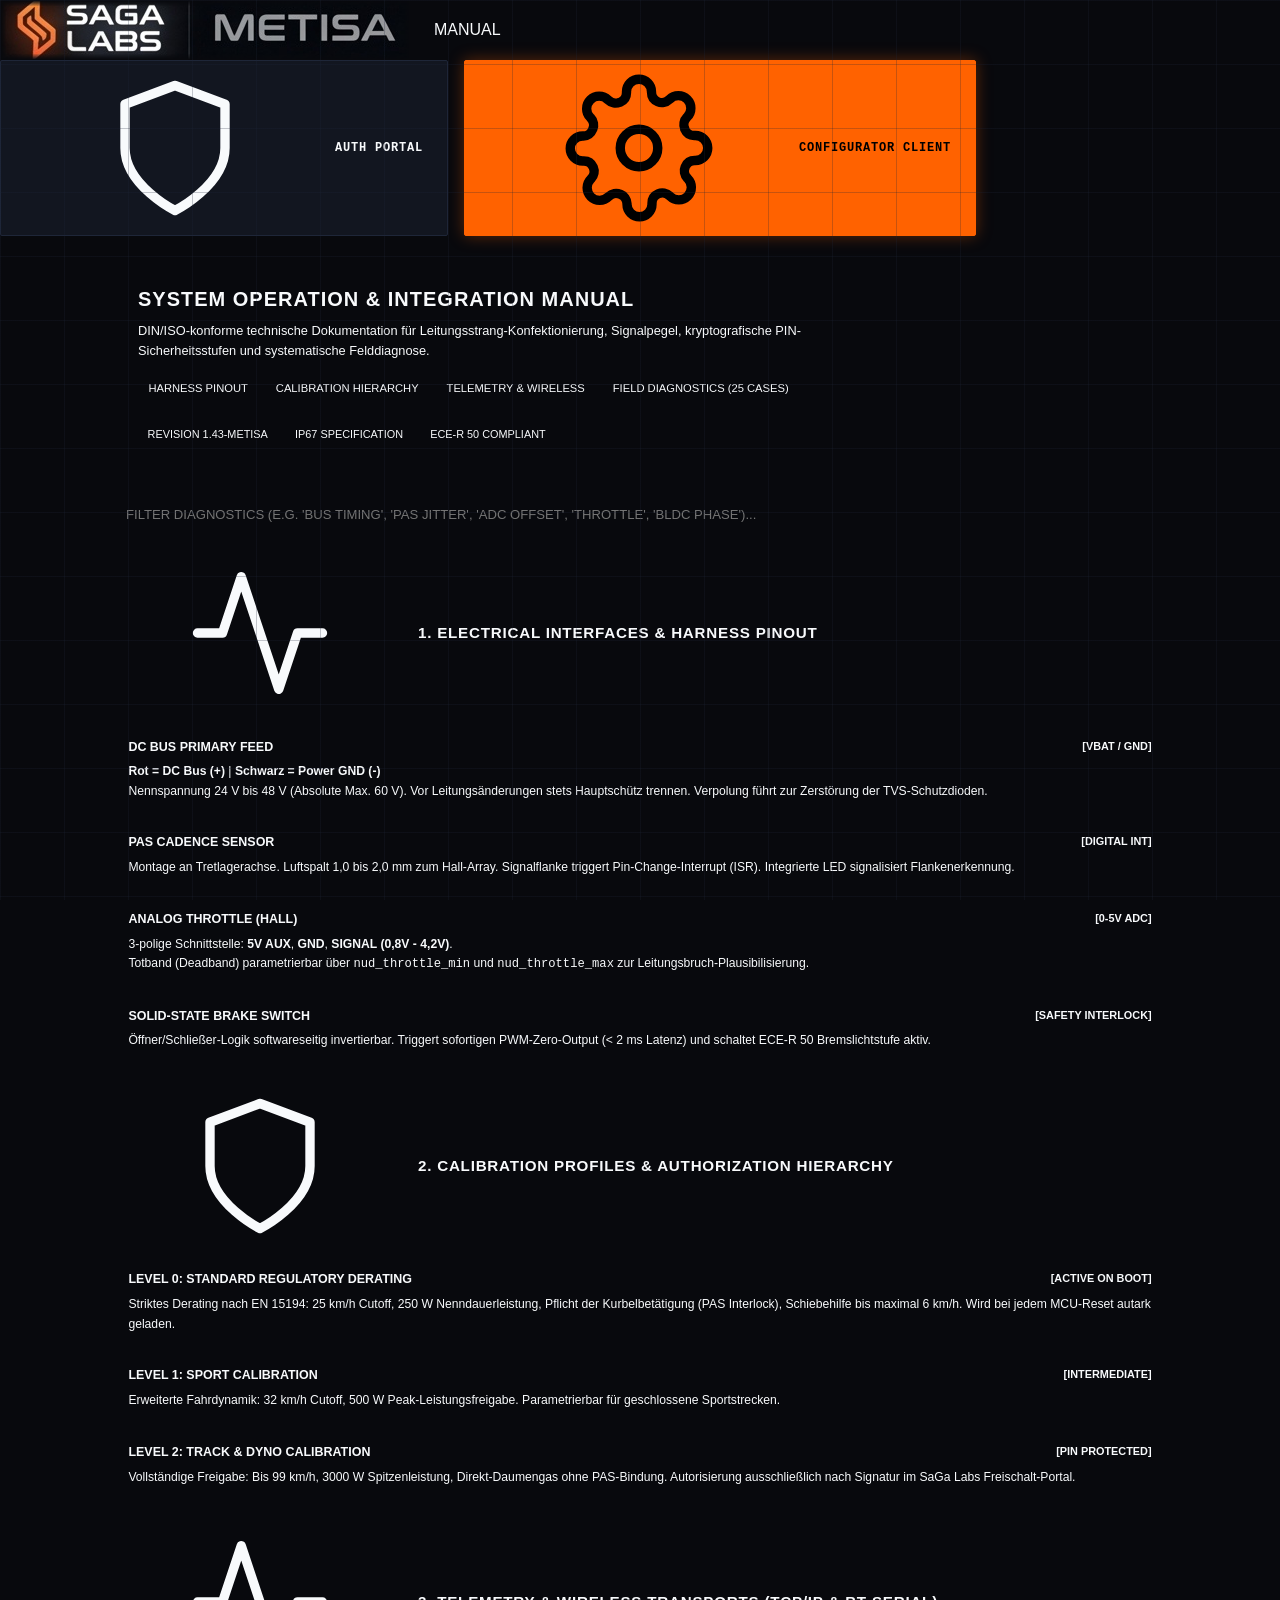
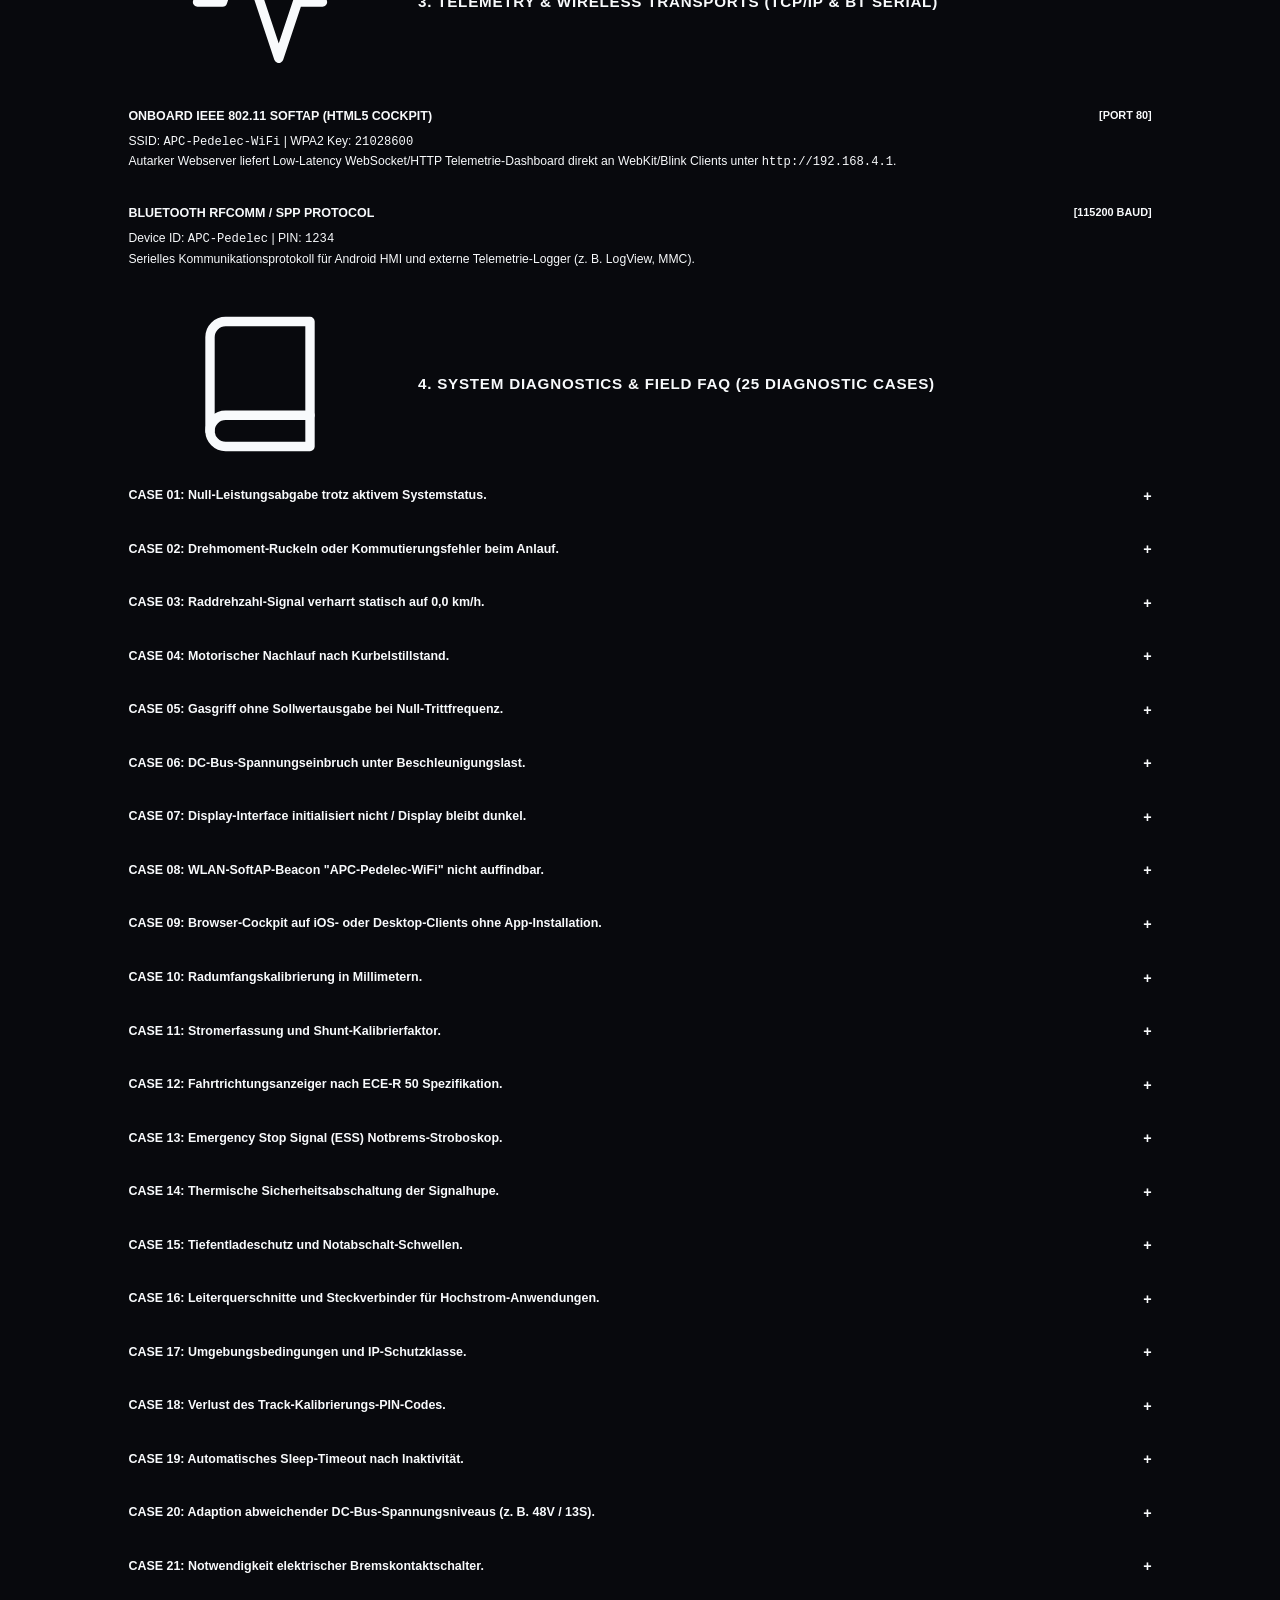
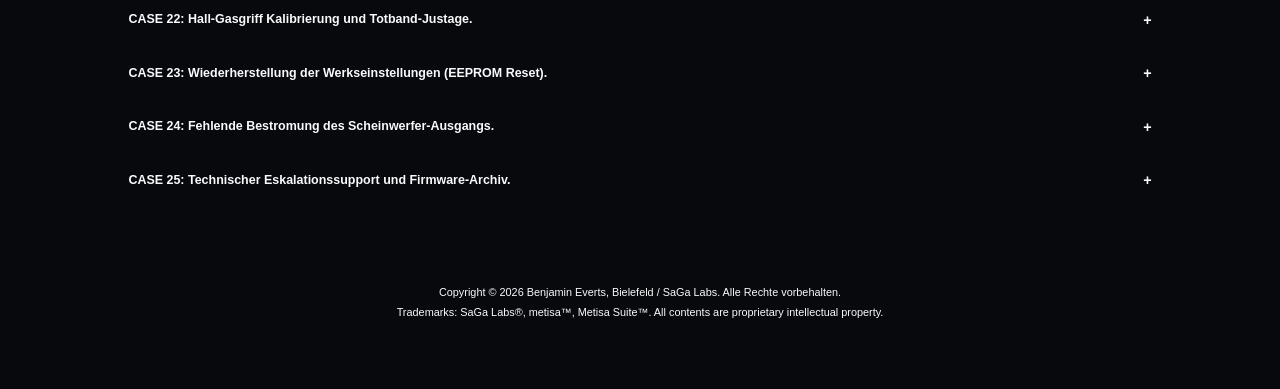
<file: wiki.html>
<!DOCTYPE html>
<html lang="de">
<head>
  <meta charset="UTF-8">
  <meta name="viewport" content="width=device-width, initial-scale=1.0">
  <title>SAGA LABS METISA // OPERATION & INTEGRATION MANUAL</title>
  <meta name="description" content="DIN/ISO-konformes technisches Betriebshandbuch, Pinbelegung, Busspezifikationen und Felddiagnose für metisa E-Bike Controller.">
  <link rel="stylesheet" href="style.css">
  <style>
    .wiki-shell {
      max-width: 1100px;
      margin: 1.5rem auto 3.5rem auto;
      padding: 0 1.25rem;
      display: flex;
      flex-direction: column;
      gap: 1.5rem;
    }

    .manual-hero {
      background: var(--orbit-bg-card);
      border: 1px solid var(--orbit-border-subtle);
      border-left: 3px solid var(--orbit-orange);
      border-radius: var(--orbit-radius-sm);
      padding: 1.5rem 1.75rem;
      display: flex;
      justify-content: space-between;
      align-items: center;
      flex-wrap: wrap;
      gap: 1.25rem;
    }

    .manual-hero-title {
      font-family: var(--orbit-font-brand);
      font-size: 1.25rem;
      font-weight: 700;
      color: var(--orbit-text-primary);
      letter-spacing: 0.05em;
      text-transform: uppercase;
      margin-bottom: 0.35rem;
    }

    .manual-hero-sub {
      font-size: 0.8rem;
      color: var(--orbit-text-muted);
      line-height: 1.6;
      max-width: 720px;
    }

    .manual-meta-block {
      display: flex;
      gap: 0.5rem;
      flex-wrap: wrap;
    }

    .manual-meta-pill {
      font-family: var(--orbit-font-mono);
      font-size: 0.68rem;
      color: var(--orbit-text-secondary);
      background: var(--orbit-bg-surface);
      border: 1px solid var(--orbit-border-medium);
      padding: 0.25rem 0.6rem;
      border-radius: var(--orbit-radius-xs);
      text-transform: uppercase;
    }

    .quick-jump-bar {
      display: flex;
      gap: 0.45rem;
      flex-wrap: wrap;
      margin-top: 0.85rem;
    }

    .quick-jump-link {
      font-family: var(--orbit-font-mono);
      font-size: 0.7rem;
      color: var(--orbit-text-secondary);
      background: var(--orbit-bg-surface);
      border: 1px solid var(--orbit-border-subtle);
      padding: 0.3rem 0.65rem;
      border-radius: var(--orbit-radius-xs);
      text-decoration: none;
      transition: var(--orbit-transition);
    }
    .quick-jump-link:hover {
      color: var(--orbit-orange);
      border-color: var(--orbit-orange);
      background: var(--orbit-bg-input-focus);
    }

    .wiki-search-field {
      width: 100%;
      background: var(--orbit-bg-surface);
      border: 1px solid var(--orbit-border-medium);
      border-radius: var(--orbit-radius-xs);
      padding: 0.75rem 1rem;
      font-size: 0.82rem;
      color: var(--orbit-text-primary);
      font-family: var(--orbit-font-mono);
      transition: var(--orbit-transition);
    }
    .wiki-search-field:focus {
      outline: none;
      border-color: var(--orbit-orange);
      box-shadow: 0 0 8px var(--orbit-orange-glow);
    }

    .section-headline {
      font-family: var(--orbit-font-brand);
      font-size: 0.95rem;
      font-weight: 700;
      color: var(--orbit-text-primary);
      margin-bottom: 0.85rem;
      letter-spacing: 0.05em;
      text-transform: uppercase;
      display: flex;
      align-items: center;
      gap: 0.5rem;
    }

    .harness-card {
      background: var(--orbit-bg-card);
      border: 1px solid var(--orbit-border-subtle);
      border-left: 2px solid var(--orbit-orange);
      border-radius: var(--orbit-radius-xs);
      padding: 1rem 1.15rem;
      display: flex;
      flex-direction: column;
      gap: 0.35rem;
    }

    .harness-card-title {
      font-family: var(--orbit-font-mono);
      font-size: 0.78rem;
      font-weight: 700;
      color: var(--orbit-text-primary);
      text-transform: uppercase;
      display: flex;
      justify-content: space-between;
    }

    .harness-card-title span.tag {
      color: var(--orbit-orange);
      font-size: 0.68rem;
    }

    .harness-card p {
      font-size: 0.76rem;
      color: var(--orbit-text-secondary);
      line-height: 1.6;
      margin: 0;
    }

    .faq-container {
      display: flex;
      flex-direction: column;
      gap: 0.45rem;
    }

    .faq-item {
      background: var(--orbit-bg-card);
      border: 1px solid var(--orbit-border-subtle);
      border-radius: var(--orbit-radius-xs);
      overflow: hidden;
      transition: var(--orbit-transition);
    }
    .faq-item:hover {
      border-color: var(--orbit-border-medium);
    }

    .faq-header {
      padding: 0.75rem 1.15rem;
      cursor: pointer;
      display: flex;
      justify-content: space-between;
      align-items: center;
      font-family: var(--orbit-font-mono);
      font-size: 0.78rem;
      font-weight: 600;
      color: var(--orbit-text-primary);
      user-select: none;
    }

    .faq-header .toggle-symbol {
      color: var(--orbit-orange);
      font-family: var(--orbit-font-mono);
      font-size: 0.9rem;
      font-weight: 700;
      transition: transform 0.15s ease;
    }

    .faq-body {
      padding: 0 1.15rem 0.85rem 1.15rem;
      font-size: 0.75rem;
      line-height: 1.65;
      color: var(--orbit-text-secondary);
      display: none;
      border-top: 1px solid var(--orbit-border-subtle);
      padding-top: 0.75rem;
    }

    .faq-item.open .faq-body {
      display: block;
    }

    .faq-item.open .toggle-symbol {
      transform: rotate(45deg);
    }
  </style>
</head>
<body>

  <!-- SVG Sprite Collection -->
  <svg style="display: none;" xmlns="http://www.w3.org/2000/svg">
    <symbol id="icon-shield" viewBox="0 0 24 24" fill="none" stroke="currentColor" stroke-width="1.5" stroke-linecap="round" stroke-linejoin="round">
      <path d="M12 22s8-4 8-10V5l-8-3-8 3v7c0 6 8 10 8 10z"/>
    </symbol>
    <symbol id="icon-gear" viewBox="0 0 24 24" fill="none" stroke="currentColor" stroke-width="1.5" stroke-linecap="round" stroke-linejoin="round">
      <circle cx="12" cy="12" r="3"/>
      <path d="M19.4 15a1.65 1.65 0 0 0 .33 1.82l.06.06a2 2 0 1 1-2.83 2.83l-.06-.06a1.65 1.65 0 0 0-1.82-.33 1.65 1.65 0 0 0-1 1.51V21a2 2 0 1 1-4 0v-.09A1.65 1.65 0 0 0 9 19.4a1.65 1.65 0 0 0-1.82.33l-.06.06a2 2 0 1 1-2.83-2.83l.06-.06a1.65 1.65 0 0 0 .33-1.82 1.65 1.65 0 0 0-1.51-1H3a2 2 0 1 1 0-4h.09A1.65 1.65 0 0 0 4.6 9a1.65 1.65 0 0 0-.33-1.82l-.06-.06a2 2 0 1 1 2.83-2.83l.06.06a1.65 1.65 0 0 0 1.82.33H9a1.65 1.65 0 0 0 1-1.51V3a2 2 0 1 1 4 0v.09a1.65 1.65 0 0 0 1 1.51 1.65 1.65 0 0 0 1.82-.33l.06-.06a2 2 0 1 1 2.83 2.83l-.06.06a1.65 1.65 0 0 0-.33 1.82V9a1.65 1.65 0 0 0 1.51 1H21a2 2 0 1 1 0 4h-.09a1.65 1.65 0 0 0-1.51 1z"/>
    </symbol>
    <symbol id="icon-manual" viewBox="0 0 24 24" fill="none" stroke="currentColor" stroke-width="1.5" stroke-linecap="round" stroke-linejoin="round">
      <path d="M4 19.5A2.5 2.5 0 0 1 6.5 17H20"/>
      <path d="M6.5 2H20v20H6.5A2.5 2.5 0 0 1 4 19.5v-15A2.5 2.5 0 0 1 6.5 2z"/>
    </symbol>
    <symbol id="icon-telemetry" viewBox="0 0 24 24" fill="none" stroke="currentColor" stroke-width="1.5" stroke-linecap="round" stroke-linejoin="round">
      <polyline points="22 12 18 12 15 21 9 3 6 12 2 12"/>
    </symbol>
  </svg>

  <!-- Client Header Toolbar -->
  <header class="app-header">
    <div class="brand-group" onclick="window.location.href='index.html'" style="cursor: pointer;" title="Zurück zum Metisa Konfigurator">
      <img src="assets/logo_full.png" alt="SAGA LABS // METISA" class="app-brand-logo">
      <div class="brand-divider"></div>
      <span class="suite-badge">MANUAL</span>
    </div>

    <div class="header-actions">
      <a href="unlock_portal.html" class="btn btn-secondary">
        <svg class="icon-svg"><use href="#icon-shield"/></svg> AUTH PORTAL
      </a>
      <a href="index.html" class="btn btn-primary">
        <svg class="icon-svg"><use href="#icon-gear"/></svg> CONFIGURATOR CLIENT
      </a>
    </div>
  </header>

  <!-- Wiki Shell Container -->
  <div class="wiki-shell">

    <!-- Manual Hero Banner -->
    <div class="manual-hero">
      <div>
        <div class="manual-hero-title">SYSTEM OPERATION & INTEGRATION MANUAL</div>
        <div class="manual-hero-sub">
          DIN/ISO-konforme technische Dokumentation für Leitungsstrang-Konfektionierung, Signalpegel, kryptografische PIN-Sicherheitsstufen und systematische Felddiagnose.
        </div>
        <div class="quick-jump-bar">
          <a href="#pinout" class="quick-jump-link">HARNESS PINOUT</a>
          <a href="#profiles" class="quick-jump-link">CALIBRATION HIERARCHY</a>
          <a href="#telemetry" class="quick-jump-link">TELEMETRY & WIRELESS</a>
          <a href="#faq" class="quick-jump-link">FIELD DIAGNOSTICS (25 CASES)</a>
        </div>
      </div>
      <div class="manual-meta-block">
        <span class="manual-meta-pill">REVISION 1.43-METISA</span>
        <span class="manual-meta-pill">IP67 SPECIFICATION</span>
        <span class="manual-meta-pill">ECE-R 50 COMPLIANT</span>
      </div>
    </div>

    <!-- Diagnostic Search Input -->
    <div>
      <input type="text" id="faqSearchInput" class="wiki-search-field" placeholder="FILTER DIAGNOSTICS (E.G. 'BUS TIMING', 'PAS JITTER', 'ADC OFFSET', 'THROTTLE', 'BLDC PHASE')...">
    </div>

    <!-- Section 1: Electrical Pinout -->
    <section id="pinout">
      <div class="section-headline">
        <svg class="icon-svg" style="color: var(--orbit-orange);"><use href="#icon-telemetry"/></svg>
        1. ELECTRICAL INTERFACES & HARNESS PINOUT
      </div>
      <div class="cards-grid">
        <div class="harness-card">
          <div class="harness-card-title">
            <span>DC BUS PRIMARY FEED</span>
            <span class="tag">[VBAT / GND]</span>
          </div>
          <p>
            <strong>Rot = DC Bus (+)</strong> | <strong>Schwarz = Power GND (-)</strong><br>
            Nennspannung 24 V bis 48 V (Absolute Max. 60 V). Vor Leitungsänderungen stets Hauptschütz trennen. Verpolung führt zur Zerstörung der TVS-Schutzdioden.
          </p>
        </div>
        <div class="harness-card">
          <div class="harness-card-title">
            <span>PAS CADENCE SENSOR</span>
            <span class="tag">[DIGITAL INT]</span>
          </div>
          <p>
            Montage an Tretlagerachse. Luftspalt 1,0 bis 2,0 mm zum Hall-Array. Signalflanke triggert Pin-Change-Interrupt (ISR). Integrierte LED signalisiert Flankenerkennung.
          </p>
        </div>
        <div class="harness-card">
          <div class="harness-card-title">
            <span>ANALOG THROTTLE (HALL)</span>
            <span class="tag">[0-5V ADC]</span>
          </div>
          <p>
            3-polige Schnittstelle: <strong>5V AUX</strong>, <strong>GND</strong>, <strong>SIGNAL (0,8V - 4,2V)</strong>.<br>
            Totband (Deadband) parametrierbar über <code>nud_throttle_min</code> und <code>nud_throttle_max</code> zur Leitungsbruch-Plausibilisierung.
          </p>
        </div>
        <div class="harness-card">
          <div class="harness-card-title">
            <span>SOLID-STATE BRAKE SWITCH</span>
            <span class="tag">[SAFETY INTERLOCK]</span>
          </div>
          <p>
            Öffner/Schließer-Logik softwareseitig invertierbar. Triggert sofortigen PWM-Zero-Output (&lt; 2 ms Latenz) und schaltet ECE-R 50 Bremslichtstufe aktiv.
          </p>
        </div>
      </div>
    </section>

    <!-- Section 2: Calibration Profiles -->
    <section id="profiles">
      <div class="section-headline">
        <svg class="icon-svg" style="color: var(--orbit-orange);"><use href="#icon-shield"/></svg>
        2. CALIBRATION PROFILES & AUTHORIZATION HIERARCHY
      </div>
      <div class="cards-grid">
        <div class="harness-card" style="border-left-color: var(--orbit-status-green);">
          <div class="harness-card-title">
            <span>LEVEL 0: STANDARD REGULATORY DERATING</span>
            <span class="tag" style="color: var(--orbit-status-green);">[ACTIVE ON BOOT]</span>
          </div>
          <p>
            Striktes Derating nach EN 15194: 25 km/h Cutoff, 250 W Nenndauerleistung, Pflicht der Kurbelbetätigung (PAS Interlock), Schiebehilfe bis maximal 6 km/h. Wird bei jedem MCU-Reset autark geladen.
          </p>
        </div>
        <div class="harness-card" style="border-left-color: var(--orbit-status-amber);">
          <div class="harness-card-title">
            <span>LEVEL 1: SPORT CALIBRATION</span>
            <span class="tag" style="color: var(--orbit-status-amber);">[INTERMEDIATE]</span>
          </div>
          <p>
            Erweiterte Fahrdynamik: 32 km/h Cutoff, 500 W Peak-Leistungsfreigabe. Parametrierbar für geschlossene Sportstrecken.
          </p>
        </div>
        <div class="harness-card" style="border-left-color: var(--orbit-status-red);">
          <div class="harness-card-title">
            <span>LEVEL 2: TRACK & DYNO CALIBRATION</span>
            <span class="tag" style="color: var(--orbit-status-red);">[PIN PROTECTED]</span>
          </div>
          <p>
            Vollständige Freigabe: Bis 99 km/h, 3000 W Spitzenleistung, Direkt-Daumengas ohne PAS-Bindung. Autorisierung ausschließlich nach Signatur im SaGa Labs Freischalt-Portal.
          </p>
        </div>
      </div>
    </section>

    <!-- Section 3: Telemetry & Wireless -->
    <section id="telemetry">
      <div class="section-headline">
        <svg class="icon-svg" style="color: var(--orbit-orange);"><use href="#icon-telemetry"/></svg>
        3. TELEMETRY & WIRELESS TRANSPORTS (TCP/IP & BT SERIAL)
      </div>
      <div class="cards-grid">
        <div class="harness-card">
          <div class="harness-card-title">
            <span>ONBOARD IEEE 802.11 SOFTAP (HTML5 COCKPIT)</span>
            <span class="tag">[PORT 80]</span>
          </div>
          <p>
            SSID: <code>APC-Pedelec-WiFi</code> | WPA2 Key: <code>21028600</code><br>
            Autarker Webserver liefert Low-Latency WebSocket/HTTP Telemetrie-Dashboard direkt an WebKit/Blink Clients unter <code>http://192.168.4.1</code>.
          </p>
        </div>
        <div class="harness-card">
          <div class="harness-card-title">
            <span>BLUETOOTH RFCOMM / SPP PROTOCOL</span>
            <span class="tag">[115200 BAUD]</span>
          </div>
          <p>
            Device ID: <code>APC-Pedelec</code> | PIN: <code>1234</code><br>
            Serielles Kommunikationsprotokoll für Android HMI und externe Telemetrie-Logger (z. B. LogView, MMC).
          </p>
        </div>
      </div>
    </section>

    <!-- Section 4: System Diagnostics FAQ -->
    <section id="faq">
      <div class="section-headline">
        <svg class="icon-svg" style="color: var(--orbit-orange);"><use href="#icon-manual"/></svg>
        4. SYSTEM DIAGNOSTICS & FIELD FAQ (25 DIAGNOSTIC CASES)
      </div>

      <div class="faq-container" id="faqList">

        <div class="faq-item">
          <div class="faq-header">
            <span>CASE 01: Null-Leistungsabgabe trotz aktivem Systemstatus.</span>
            <span class="toggle-symbol">+</span>
          </div>
          <div class="faq-body">
            Diagnoseschritte: 1. DC-Busspannung am Eingang prüfen (min. 28,0 V). 2. Bremshebel-Schaltzustand prüfen (geschlossener Kontakt forciert 0 W Notabschaltung). 3. PAS-Signalflanken im Live-Monitor verifizieren; im Standardprofil wird Leistung erst bei registrierter Kurbeldrehzahl freigegeben.
          </div>
        </div>

        <div class="faq-item">
          <div class="faq-header">
            <span>CASE 02: Drehmoment-Ruckeln oder Kommutierungsfehler beim Anlauf.</span>
            <span class="toggle-symbol">+</span>
          </div>
          <div class="faq-body">
            BLDC-Phasensequenz inkonsistent. Bei sensorlosen oder Block-Kommutierungs-Invertern zwei der drei Motorphasenleitungen (U, V, W) tauschen, um korrekte Phasenlage und Drehrichtung herzustellen.
          </div>
        </div>

        <div class="faq-item">
          <div class="faq-header">
            <span>CASE 03: Raddrehzahl-Signal verharrt statisch auf 0,0 km/h.</span>
            <span class="toggle-symbol">+</span>
          </div>
          <div class="faq-body">
            Reed- bzw. Hall-Sensor dejustiert. Der Speichenmagnet muss einen radialen Abstand von maximal 2,0 bis 3,0 mm zur Sensorstirnfläche aufweisen. Flankenerkennung im Live-Monitor gegenprüfen.
          </div>
        </div>

        <div class="faq-item">
          <div class="faq-header">
            <span>CASE 04: Motorischer Nachlauf nach Kurbelstillstand.</span>
            <span class="toggle-symbol">+</span>
          </div>
          <div class="faq-body">
            Der Parameter <code>pas_timeout</code> definiert die Latenz bis zur Abschaltung (Standard: 500 ms). Bei PAS-Scheiben mit 12 Magneten kann der Wert im Konfigurator auf <code>200 - 250 ms</code> herabgesetzt werden.
          </div>
        </div>

        <div class="faq-item">
          <div class="faq-header">
            <span>CASE 05: Gasgriff ohne Sollwertausgabe bei Null-Trittfrequenz.</span>
            <span class="toggle-symbol">+</span>
          </div>
          <div class="faq-body">
            Im Standard-Profil (Level 0) ist die reine Gasgriff-Funktion gesetzlich auf 6 km/h Anfahrhilfe limitiert. Für ungedrosselten Betrieb auf abgesperrten Strecken muss Level 2 über das Autorisierungsportal freigeschaltet werden.
          </div>
        </div>

        <div class="faq-item">
          <div class="faq-header">
            <span>CASE 06: DC-Bus-Spannungseinbruch unter Beschleunigungslast.</span>
            <span class="toggle-symbol">+</span>
          </div>
          <div class="faq-body">
            Physikalischer Spannungseinbruch (Voltage Sag) durch Innenwiderstand der Akkuzellen und Zuleitungsimpedanz. Bei hohem Innenwiderstand Zuleitungsquerschnitte (min. 2,5 - 4,0 mm²) und Zellgesundheit prüfen.
          </div>
        </div>

        <div class="faq-item">
          <div class="faq-header">
            <span>CASE 07: Display-Interface initialisiert nicht / Display bleibt dunkel.</span>
            <span class="toggle-symbol">+</span>
          </div>
          <div class="faq-body">
            Versorgungsspannung am Display-Port prüfen. Bei ST7789 Color TFT SPI-Signale (DC, CS, BL) und Hintergrundbeleuchtungs-Treiberstufe prüfen. Bei PCD8544 Monochrom-Displays Kontrast-Register im Konfigurator anpassen.
          </div>
        </div>

        <div class="faq-item">
          <div class="faq-header">
            <span>CASE 08: WLAN-SoftAP-Beacon "APC-Pedelec-WiFi" nicht auffindbar.</span>
            <span class="toggle-symbol">+</span>
          </div>
          <div class="faq-body">
            Controller-Chip prüfen. Ältere AVR-Targets verfügen über keinen Onboard-Transceiver. Bei ESP32-Targets sicherstellen, dass <code>wireless_wifi_softap</code> in der Konfiguration gesetzt und 2,4 GHz aktiviert ist.
          </div>
        </div>

        <div class="faq-item">
          <div class="faq-header">
            <span>CASE 09: Browser-Cockpit auf iOS- oder Desktop-Clients ohne App-Installation.</span>
            <span class="toggle-symbol">+</span>
          </div>
          <div class="faq-body">
            Keine native Applikation erforderlich. Nach Verbindung mit <code>APC-Pedelec-WiFi</code> (WPA2 Key <code>21028600</code>) im Browser <code>http://192.168.4.1</code> aufrufen; der autarke Webserver hostet das Cockpit plattformunabhängig.
          </div>
        </div>

        <div class="faq-item">
          <div class="faq-header">
            <span>CASE 10: Radumfangskalibrierung in Millimetern.</span>
            <span class="toggle-symbol">+</span>
          </div>
          <div class="faq-body">
            Der Parameter <code>nud_circumference</code> erfordert das exakte Abrollmaß in mm unter Fahrergewicht (z. B. 2200 mm bei 28 Zoll / 700x38C). Fehlerhafte Werte verfälschen Geschwindigkeits- und Odometrie-Berechnungen.
          </div>
        </div>

        <div class="faq-item">
          <div class="faq-header">
            <span>CASE 11: Stromerfassung und Shunt-Kalibrierfaktor.</span>
            <span class="toggle-symbol">+</span>
          </div>
          <div class="faq-body">
            Die Stromerfassung erfolgt über einen Low-Side-Messshunt. Der Parameter <code>nud_current_amplitude</code> [A/ADC] skaliert die ADC-Werte präzise in Ampere für Watt- und Kapazitätsintegratoren.
          </div>
        </div>

        <div class="faq-item">
          <div class="faq-header">
            <span>CASE 12: Fahrtrichtungsanzeiger nach ECE-R 50 Spezifikation.</span>
            <span class="toggle-symbol">+</span>
          </div>
          <div class="faq-body">
            Die integrierte Blinkgeber-Logik taktet mit exakt 1,5 Hz (90 Zyklen/min) bei 50% Tastverhältnis. Die automatische Abschaltung (Auto-Cancel) deaktiviert das Signal nach 20 Sekunden Fahrtzeit.
          </div>
        </div>

        <div class="faq-item">
          <div class="faq-header">
            <span>CASE 13: Emergency Stop Signal (ESS) Notbrems-Stroboskop.</span>
            <span class="toggle-symbol">+</span>
          </div>
          <div class="faq-body">
            Bei Bremsbetätigung oberhalb von 15 km/h und starker Verzögerung taktet die Bremslicht-Endstufe mit 3,5 Hz Hochfrequenz-Stroboskop, um Folgeverkehr vor drohender Kollision zu warnen.
          </div>
        </div>

        <div class="faq-item">
          <div class="faq-header">
            <span>CASE 14: Thermische Sicherheitsabschaltung der Signalhupe.</span>
            <span class="toggle-symbol">+</span>
          </div>
          <div class="faq-body">
            Zum Schutz der Spulenwicklung vor Überhitzung begrenzt metisa die kontinuierliche Bestromung der Hupe auf maximal 3,0 Sekunden. Nach Tasterentlastung erfolgt sofortige Reaktivierung.
          </div>
        </div>

        <div class="faq-item">
          <div class="faq-header">
            <span>CASE 15: Tiefentladeschutz und Notabschalt-Schwellen.</span>
            <span class="toggle-symbol">+</span>
          </div>
          <div class="faq-body">
            Zwei Sicherheitsstufen: 1. <code>vcutoff</code> (z. B. 33,0 V bei 10S) bewirkt kontinuierliches Leistungsderating. 2. <code>vemergency_shutdown</code> (28,0 V) forciert komplette Endstufen-Abschaltung.
          </div>
        </div>

        <div class="faq-item">
          <div class="faq-header">
            <span>CASE 16: Leiterquerschnitte und Steckverbinder für Hochstrom-Anwendungen.</span>
            <span class="toggle-symbol">+</span>
          </div>
          <div class="faq-body">
            Für Dauerströme bis 25 A mindestens 2,5 mm², oberhalb 25 A min. 4,0 mm² hochflexible Silikonleitung (AWG 12/AWG 10) und korrosionsfeste Goldkontakte (XT60 / XT90-S mit Anti-Spark) verwenden.
          </div>
        </div>

        <div class="faq-item">
          <div class="faq-header">
            <span>CASE 17: Umgebungsbedingungen und IP-Schutzklasse.</span>
            <span class="toggle-symbol">+</span>
          </div>
          <div class="faq-body">
            Gehäuse und Kabeldurchführungen sind nach Schutzart IP67 ausgeführt. Bei individueller Integration Kabelverschraubungen nach unten ausrichten und Kondenswasserbildung durch Druckausgleichselemente verhindern.
          </div>
        </div>

        <div class="faq-item">
          <div class="faq-header">
            <span>CASE 18: Verlust des Track-Kalibrierungs-PIN-Codes.</span>
            <span class="toggle-symbol">+</span>
          </div>
          <div class="faq-body">
            Der Autorisierungs-PIN-Code wird kryptografisch aus der Hardware-Seriennummer und einem geschützten Salt abgeleitet. Er kann jederzeit im offiziellen Autorisierungsportal unter Angabe der Seriennummer erneut abgerufen werden.
          </div>
        </div>

        <div class="faq-item">
          <div class="faq-header">
            <span>CASE 19: Automatisches Sleep-Timeout nach Inaktivität.</span>
            <span class="toggle-symbol">+</span>
          </div>
          <div class="faq-body">
            Der Parameter <code>idle_shutdown_secs</code> versetzt den Controller nach programmierter Inaktivität (Standard: 1800 s = 30 min) in den Ruhezustand, um Ruhestromverluste am Akku zu eliminieren.
          </div>
        </div>

        <div class="faq-item">
          <div class="faq-header">
            <span>CASE 20: Adaption abweichender DC-Bus-Spannungsniveaus (z. B. 48V / 13S).</span>
            <span class="toggle-symbol">+</span>
          </div>
          <div class="faq-body">
            Hardwarekompatibilität vorausgesetzt, müssen im Konfigurator Ladeschlussspannung (54,6 V), Derating-Start (42,0 V) und Notabschalt-Schwelle (39,0 V) exakt an die Zellchemie angepasst werden.
          </div>
        </div>

        <div class="faq-item">
          <div class="faq-header">
            <span>CASE 21: Notwendigkeit elektrischer Bremskontaktschalter.</span>
            <span class="toggle-symbol">+</span>
          </div>
          <div class="faq-body">
            Elektrische Unterbrecherkontakte sind sicherheitskritisch. Sie garantieren die unverzügliche Endstufen-Abschaltung unabhängig von I-Anteilen des PID-Reglers und verhindern Gegenmoment-Überlastungen.
          </div>
        </div>

        <div class="faq-item">
          <div class="faq-header">
            <span>CASE 22: Hall-Gasgriff Kalibrierung und Totband-Justage.</span>
            <span class="toggle-symbol">+</span>
          </div>
          <div class="faq-body">
            Über den Live-Monitor den Ruhewert (z. B. ADC 185) und den Vollausschlag (z. B. ADC 860) erfassen. Diese Werte als <code>nud_throttle_min</code> und <code>nud_throttle_max</code> eintragen; Signale außerhalb dieses Bereichs werden als Sensorfehler gewertet.
          </div>
        </div>

        <div class="faq-item">
          <div class="faq-header">
            <span>CASE 23: Wiederherstellung der Werkseinstellungen (EEPROM Reset).</span>
            <span class="toggle-symbol">+</span>
          </div>
          <div class="faq-body">
            Profil <code>Default-metisa</code> im Konfigurator laden. Über die serielle Diagnoseschnittstelle kann das EEPROM mittels des Kommandos <code>clean_eeprom</code> vollständig auf Werkszustand bereinigt werden.
          </div>
        </div>

        <div class="faq-item">
          <div class="faq-header">
            <span>CASE 24: Fehlende Bestromung des Scheinwerfer-Ausgangs.</span>
            <span class="toggle-symbol">+</span>
          </div>
          <div class="faq-body">
            Solid-State-Lichtschalterstufe prüfen. Im Konfigurator prüfen, ob <code>metisa_headlight</code> aktiviert ist. Zustand im HMI-Displaymenü oder über dedizierten Lenkertaster toggeln.
          </div>
        </div>

        <div class="faq-item">
          <div class="faq-header">
            <span>CASE 25: Technischer Eskalationssupport und Firmware-Archiv.</span>
            <span class="toggle-symbol">+</span>
          </div>
          <div class="faq-body">
            Dokumentation, Schaltpläne und Firmware-Quellcodes stehen im offiziellen SaGa Labs Metisa Orbit Repository bereit. Für technische Audits und Laborprüfungen stehen die automatisierten Testbench-Harnesses zur Verfügung.
          </div>
        </div>

      </div>
    </section>

    <!-- Client Legal & Copyright Footer -->
    <footer style="margin: 2.5rem 0 1rem 0; text-align: center; font-size: 0.68rem; color: var(--orbit-text-dim); font-family: var(--orbit-font-mono); border-top: 1px solid var(--orbit-border-subtle); padding-top: 1rem;">
      <div>Copyright &copy; 2026 Benjamin Everts, Bielefeld / SaGa Labs. Alle Rechte vorbehalten.</div>
      <div style="margin-top: 0.25rem;">Trademarks: SaGa Labs&reg;, metisa&trade;, Metisa Suite&trade;. All contents are proprietary intellectual property.</div>
    </footer>

  </div>

  <script>
    // Accordion Toggle
    document.querySelectorAll('.faq-header').forEach(header => {
      header.addEventListener('click', () => {
        const item = header.parentElement;
        item.classList.toggle('open');
      });
    });

    // Real-Time Search Filter
    const searchInput = document.getElementById('faqSearchInput');
    if (searchInput) {
      searchInput.addEventListener('input', (e) => {
        const query = e.target.value.toLowerCase().trim();
        document.querySelectorAll('.faq-item').forEach(item => {
          const text = item.textContent.toLowerCase();
          if (text.includes(query)) {
            item.style.display = 'block';
            if (query.length > 2) item.classList.add('open');
          } else {
            item.style.display = 'none';
          }
        });
      });
    }
  </script>

</body>
</html>
</file>
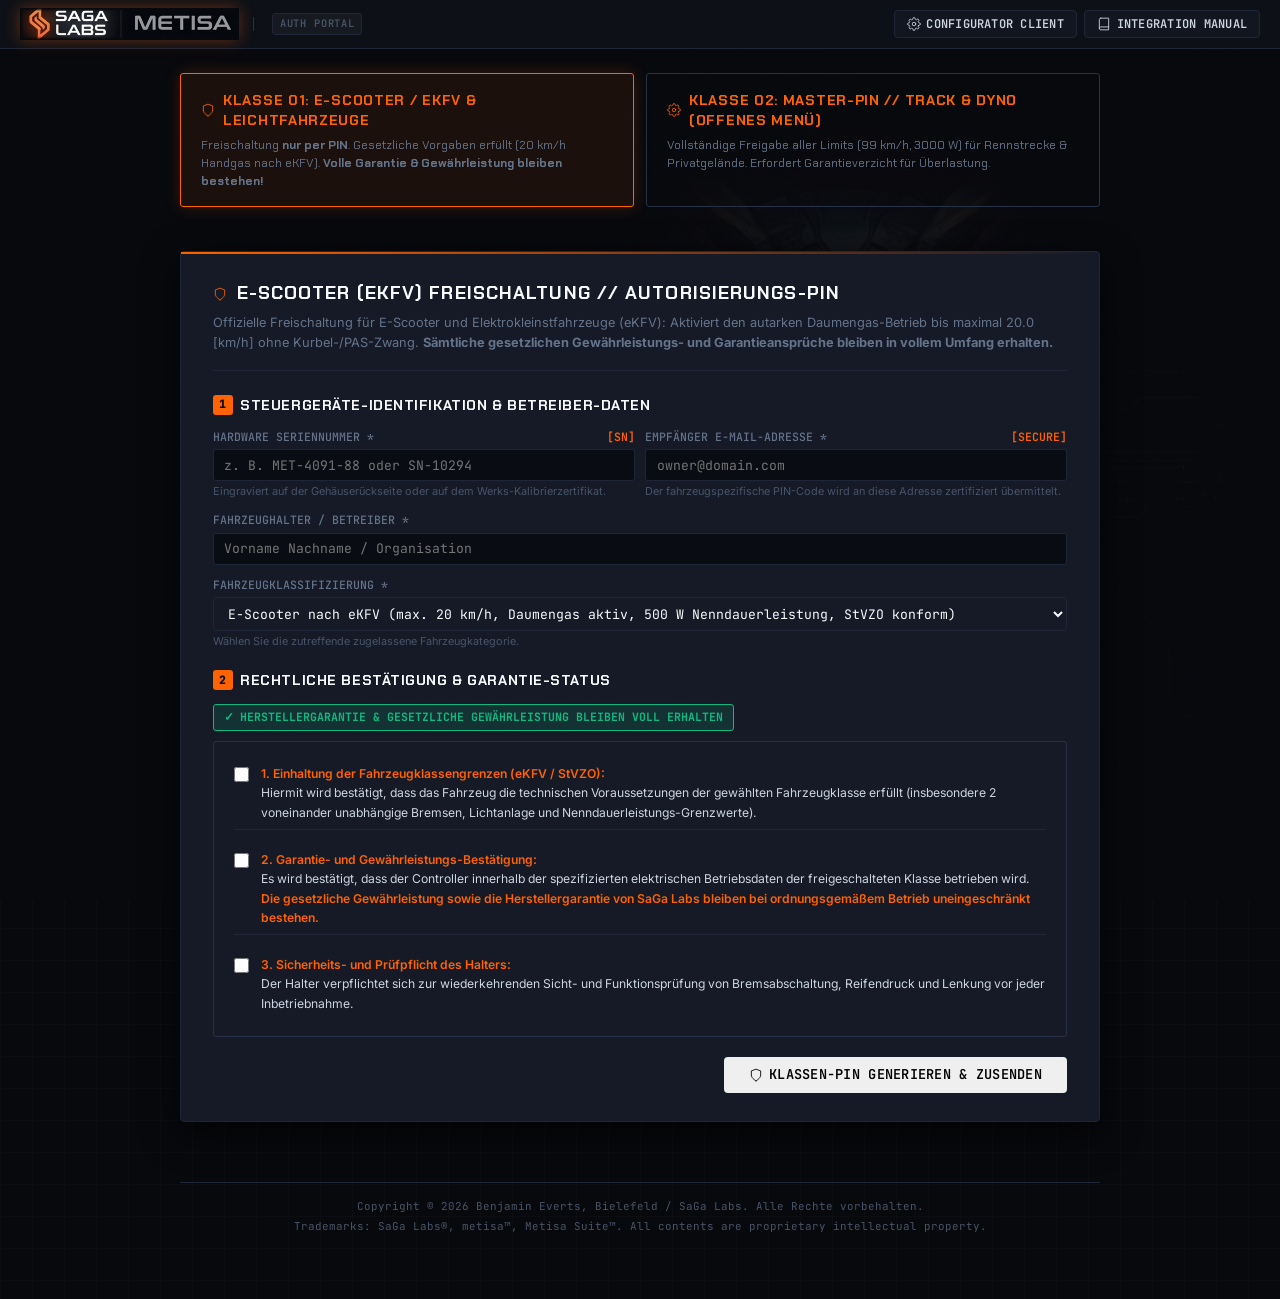
<file: configurator/unlock_portal.html>
<!DOCTYPE html>
<html lang="de">
<head>
  <meta charset="UTF-8">
  <meta name="viewport" content="width=device-width, initial-scale=1.0">
  <title>SAGA LABS // CALIBRATION &amp; VEHICLE CLASS AUTHORIZATION PORTAL</title>
  <meta name="description" content="Offizielles Freischalt-Portal für metisa Fahrzeugklassen (E-Scooter eKFV per PIN mit voller Garantie) und Track &amp; Dyno Rennstrecken-Kalibrierung per Master-PIN.">
  <link rel="stylesheet" href="style.css">
  <style>
    .portal-shell {
      max-width: 960px;
      margin: 1.5rem auto 3rem auto;
      padding: 0 1.25rem;
      display: flex;
      flex-direction: column;
      gap: 1.25rem;
    }

    .portal-panel {
      background: var(--orbit-bg-card);
      border: 1px solid var(--orbit-border-subtle);
      border-radius: var(--orbit-radius-sm);
      padding: 1.75rem 2rem;
      box-shadow: 0 12px 36px rgba(0, 0, 0, 0.7);
      position: relative;
    }

    .portal-panel::before {
      content: "";
      position: absolute;
      top: 0;
      left: 0;
      width: 100%;
      height: 2px;
      background: linear-gradient(90deg, var(--orbit-orange) 0%, transparent 100%);
    }

    .portal-mode-selector {
      display: grid;
      grid-template-columns: 1fr 1fr;
      gap: 12px;
      margin-bottom: 1.5rem;
    }

    .portal-mode-btn {
      background: var(--orbit-bg-surface);
      border: 1px solid var(--orbit-border-medium);
      border-radius: var(--orbit-radius-xs);
      padding: 1rem 1.25rem;
      color: var(--orbit-text-secondary);
      cursor: pointer;
      font-family: var(--orbit-font-brand);
      text-align: left;
      transition: all 0.2s;
    }

    .portal-mode-btn:hover {
      border-color: var(--orbit-border-focus);
      color: var(--orbit-text-primary);
    }

    .portal-mode-btn.active {
      border-color: var(--orbit-orange);
      background: rgba(255, 98, 0, 0.08);
      color: var(--orbit-text-primary);
      box-shadow: 0 0 16px rgba(255, 98, 0, 0.2);
    }

    .portal-mode-title {
      font-size: 0.88rem;
      font-weight: 700;
      color: var(--orbit-orange);
      text-transform: uppercase;
      letter-spacing: 0.05em;
      margin-bottom: 0.35rem;
      display: flex;
      align-items: center;
      gap: 8px;
    }

    .portal-mode-desc {
      font-size: 0.75rem;
      color: var(--orbit-text-muted);
      line-height: 1.5;
    }

    .portal-panel-title {
      font-family: var(--orbit-font-brand);
      font-size: 1.15rem;
      font-weight: 700;
      color: var(--orbit-text-primary);
      letter-spacing: 0.06em;
      margin-bottom: 0.35rem;
      display: flex;
      align-items: center;
      gap: 0.6rem;
      text-transform: uppercase;
    }

    .portal-panel-desc {
      font-size: 0.8rem;
      color: var(--orbit-text-muted);
      line-height: 1.6;
      margin-bottom: 1.5rem;
      border-bottom: 1px solid var(--orbit-border-subtle);
      padding-bottom: 1rem;
    }

    .step-index-badge {
      display: inline-flex;
      align-items: center;
      justify-content: center;
      width: 20px;
      height: 20px;
      border-radius: var(--orbit-radius-xs);
      background: var(--orbit-orange);
      color: #050608;
      font-weight: 800;
      font-size: 0.72rem;
      font-family: var(--orbit-font-mono);
      margin-right: 0.45rem;
    }

    .step-header {
      font-family: var(--orbit-font-brand);
      font-size: 0.88rem;
      font-weight: 700;
      color: var(--orbit-text-primary);
      margin-top: 1.25rem;
      margin-bottom: 0.85rem;
      display: flex;
      align-items: center;
      letter-spacing: 0.04em;
      text-transform: uppercase;
    }

    .legal-notice-frame {
      background: var(--orbit-bg-surface);
      border: 1px solid var(--orbit-border-medium);
      border-radius: var(--orbit-radius-xs);
      padding: 1rem 1.25rem;
      margin-bottom: 1.25rem;
      display: flex;
      flex-direction: column;
      gap: 0.85rem;
    }

    .legal-clause-row {
      display: flex;
      align-items: flex-start;
      gap: 0.75rem;
      padding: 0.4rem 0;
      border-bottom: 1px solid var(--orbit-border-subtle);
    }
    .legal-clause-row:last-child {
      border-bottom: none;
    }

    .legal-clause-row input[type="checkbox"] {
      margin-top: 0.2rem;
      width: 15px;
      height: 15px;
      accent-color: var(--orbit-orange);
      cursor: pointer;
      flex-shrink: 0;
    }

    .legal-clause-text {
      font-size: 0.76rem;
      color: var(--orbit-text-secondary);
      line-height: 1.6;
      cursor: pointer;
      user-select: none;
    }

    .legal-clause-text strong {
      color: var(--orbit-orange);
      font-weight: 600;
    }

    .warranty-active-badge {
      display: inline-flex;
      align-items: center;
      gap: 6px;
      padding: 4px 10px;
      background: rgba(16, 185, 129, 0.15);
      border: 1px solid var(--orbit-status-green);
      border-radius: var(--orbit-radius-xs);
      color: var(--orbit-status-green);
      font-family: var(--orbit-font-mono);
      font-size: 0.72rem;
      font-weight: 700;
      margin-bottom: 10px;
      text-transform: uppercase;
    }

    /* Certificate Result Container */
    .cert-result-container {
      background: var(--orbit-bg-surface);
      border: 1px solid rgba(16, 185, 129, 0.4);
      border-left: 3px solid var(--orbit-status-green);
      border-radius: var(--orbit-radius-xs);
      padding: 1.75rem;
      margin-top: 1.5rem;
      display: none;
      animation: fadeIn 0.25s ease-out;
    }

    @keyframes fadeIn {
      from { opacity: 0; transform: translateY(6px); }
      to { opacity: 1; transform: translateY(0); }
    }

    .cert-status-beacon {
      display: inline-flex;
      align-items: center;
      gap: 0.45rem;
      font-family: var(--orbit-font-mono);
      font-size: 0.7rem;
      font-weight: 700;
      padding: 0.25rem 0.65rem;
      border-radius: var(--orbit-radius-xs);
      background: rgba(16, 185, 129, 0.1);
      color: var(--orbit-status-green);
      border: 1px solid rgba(16, 185, 129, 0.35);
      margin-bottom: 1rem;
      letter-spacing: 0.05em;
      text-transform: uppercase;
    }

    .pin-readout-panel {
      background: #040507;
      border: 1px solid var(--orbit-border-medium);
      border-radius: var(--orbit-radius-xs);
      padding: 1.25rem;
      text-align: center;
      margin: 1rem 0;
    }

    .pin-readout-digits {
      font-family: var(--orbit-font-mono);
      font-size: 2.2rem;
      font-weight: 700;
      letter-spacing: 0.28em;
      color: var(--orbit-orange);
      text-shadow: 0 0 16px var(--orbit-orange-glow);
    }

    .cert-data-grid {
      display: grid;
      grid-template-columns: repeat(auto-fit, minmax(180px, 1fr));
      gap: 0.85rem;
      background: var(--orbit-bg-subsurface);
      padding: 0.85rem 1rem;
      border-radius: var(--orbit-radius-xs);
      border: 1px solid var(--orbit-border-subtle);
      font-size: 0.75rem;
      margin-bottom: 1rem;
    }

    .cert-data-label {
      color: var(--orbit-text-dim);
      font-size: 0.65rem;
      font-family: var(--orbit-font-mono);
      text-transform: uppercase;
      letter-spacing: 0.05em;
      margin-bottom: 0.15rem;
    }

    .cert-data-value {
      color: var(--orbit-text-primary);
      font-family: var(--orbit-font-mono);
      font-weight: 600;
      font-size: 0.78rem;
    }
  </style>
</head>
<body>

  <!-- SVG Sprite Collection -->
  <svg style="display: none;" xmlns="http://www.w3.org/2000/svg">
    <symbol id="icon-shield" viewBox="0 0 24 24" fill="none" stroke="currentColor" stroke-width="1.5" stroke-linecap="round" stroke-linejoin="round">
      <path d="M12 22s8-4 8-10V5l-8-3-8 3v7c0 6 8 10 8 10z"/>
    </symbol>
    <symbol id="icon-gear" viewBox="0 0 24 24" fill="none" stroke="currentColor" stroke-width="1.5" stroke-linecap="round" stroke-linejoin="round">
      <circle cx="12" cy="12" r="3"/>
      <path d="M19.4 15a1.65 1.65 0 0 0 .33 1.82l.06.06a2 2 0 1 1-2.83 2.83l-.06-.06a1.65 1.65 0 0 0-1.82-.33 1.65 1.65 0 0 0-1 1.51V21a2 2 0 1 1-4 0v-.09A1.65 1.65 0 0 0 9 19.4a1.65 1.65 0 0 0-1.82.33l-.06.06a2 2 0 1 1-2.83-2.83l.06-.06a1.65 1.65 0 0 0 .33-1.82 1.65 1.65 0 0 0-1.51-1H3a2 2 0 1 1 0-4h.09A1.65 1.65 0 0 0 4.6 9a1.65 1.65 0 0 0-.33-1.82l-.06-.06a2 2 0 1 1 2.83-2.83l.06.06a1.65 1.65 0 0 0 1.82.33H9a1.65 1.65 0 0 0 1-1.51V3a2 2 0 1 1 4 0v.09a1.65 1.65 0 0 0 1 1.51 1.65 1.65 0 0 0 1.82-.33l.06-.06a2 2 0 1 1 2.83 2.83l-.06.06a1.65 1.65 0 0 0-.33 1.82V9a1.65 1.65 0 0 0 1.51 1H21a2 2 0 1 1 0 4h-.09a1.65 1.65 0 0 0-1.51 1z"/>
    </symbol>
    <symbol id="icon-manual" viewBox="0 0 24 24" fill="none" stroke="currentColor" stroke-width="1.5" stroke-linecap="round" stroke-linejoin="round">
      <path d="M4 19.5A2.5 2.5 0 0 1 6.5 17H20"/>
      <path d="M6.5 2H20v20H6.5A2.5 2.5 0 0 1 4 19.5v-15A2.5 2.5 0 0 1 6.5 2z"/>
    </symbol>
    <symbol id="icon-clipboard" viewBox="0 0 24 24" fill="none" stroke="currentColor" stroke-width="1.5" stroke-linecap="round" stroke-linejoin="round">
      <path d="M16 4h2a2 2 0 0 1 2 2v14a2 2 0 0 1-2 2H6a2 2 0 0 1-2-2V6a2 2 0 0 1 2-2h2"/>
      <rect x="8" y="2" width="8" height="4" rx="1" ry="1"/>
    </symbol>
    <symbol id="icon-print" viewBox="0 0 24 24" fill="none" stroke="currentColor" stroke-width="1.5" stroke-linecap="round" stroke-linejoin="round">
      <polyline points="6 9 6 2 18 2 18 9"/>
      <path d="M6 18H4a2 2 0 0 1-2-2v-5a2 2 0 0 1 2-2h16a2 2 0 0 1 2 2v5a2 2 0 0 1-2 2h-2"/>
      <rect x="6" y="14" width="12" height="8"/>
    </symbol>
  </svg>

  <!-- Client Header Toolbar -->
  <header class="app-header">
    <div class="brand-group" onclick="window.location.href='index.html'" style="cursor: pointer;" title="Zurück zum Metisa Konfigurator">
      <img src="assets/logo_full.png" alt="SAGA LABS // METISA" class="app-brand-logo">
      <div class="brand-divider"></div>
      <span class="suite-badge">AUTH PORTAL</span>
    </div>

    <div class="header-actions">
      <a href="index.html" class="btn btn-secondary">
        <svg class="icon-svg"><use href="#icon-gear"/></svg> CONFIGURATOR CLIENT
      </a>
      <a href="wiki.html" class="btn btn-secondary">
        <svg class="icon-svg"><use href="#icon-manual"/></svg> INTEGRATION MANUAL
      </a>
    </div>
  </header>

  <!-- Shell Container -->
  <div class="portal-shell">

    <!-- Mode Selector: Vehicle Class PIN (Warranty Intact) vs. Master-PIN (Track Waiver) -->
    <div class="portal-mode-selector">
      <div class="portal-mode-btn active" id="btnModeClass" onclick="setPortalMode('class')">
        <div class="portal-mode-title">
          <svg class="icon-svg"><use href="#icon-shield"/></svg>
          KLASSE 01: E-SCOOTER / eKFV &amp; LEICHTFAHRZEUGE
        </div>
        <div class="portal-mode-desc">
          Freischaltung <strong>nur per PIN</strong>. Gesetzliche Vorgaben erfüllt (20 km/h Handgas nach eKFV). <strong>Volle Garantie &amp; Gewährleistung bleiben bestehen!</strong>
        </div>
      </div>

      <div class="portal-mode-btn" id="btnModeTrack" onclick="setPortalMode('track')">
        <div class="portal-mode-title">
          <svg class="icon-svg"><use href="#icon-gear"/></svg>
          KLASSE 02: MASTER-PIN // TRACK &amp; DYNO (OFFENES MENÜ)
        </div>
        <div class="portal-mode-desc">
          Vollständige Freigabe aller Limits (99 km/h, 3000 W) für Rennstrecke &amp; Privatgelände. Erfordert Garantieverzicht für Überlastung.
        </div>
      </div>
    </div>

    <div class="portal-panel" id="formCard">
      <div class="portal-panel-title" id="panelHeading">
        <svg class="icon-svg" style="color: var(--orbit-orange);"><use href="#icon-shield"/></svg>
        <span id="panelTitleText">E-SCOOTER (eKFV) FREISCHALTUNG // AUTORISIERUNGS-PIN</span>
      </div>
      <p class="portal-panel-desc" id="panelDescText">
        Offizielle Freischaltung für E-Scooter und Elektrokleinstfahrzeuge (eKFV): Aktiviert den autarken Daumengas-Betrieb bis maximal 20.0 [km/h] ohne Kurbel-/PAS-Zwang. <strong>Sämtliche gesetzlichen Gewährleistungs- und Garantieansprüche bleiben in vollem Umfang erhalten.</strong>
      </p>

      <form id="unlockForm" onsubmit="handlePortalSubmit(event)">

        <!-- Step 1: Controller ID -->
        <div class="step-header">
          <span class="step-index-badge">1</span> STEUERGERÄTE-IDENTIFIKATION &amp; BETREIBER-DATEN
        </div>

        <div class="form-row">
          <div class="form-group">
            <label class="form-label" for="portalSerial">HARDWARE SERIENNUMMER * <span class="unit">[SN]</span></label>
            <input type="text" id="portalSerial" class="form-control" placeholder="z. B. MET-4091-88 oder SN-10294" required>
            <span class="form-hint">Eingraviert auf der Gehäuserückseite oder auf dem Werks-Kalibrierzertifikat.</span>
          </div>
          <div class="form-group">
            <label class="form-label" for="portalEmail">EMPFÄNGER E-MAIL-ADRESSE * <span class="unit">[SECURE]</span></label>
            <input type="email" id="portalEmail" class="form-control" placeholder="owner@domain.com" required>
            <span class="form-hint">Der fahrzeugspezifische PIN-Code wird an diese Adresse zertifiziert übermittelt.</span>
          </div>
        </div>

        <div class="form-group">
          <label class="form-label" for="portalName">FAHRZEUGHALTER / BETREIBER *</label>
          <input type="text" id="portalName" class="form-control" placeholder="Vorname Nachname / Organisation" required>
        </div>

        <!-- Class Selector for Class Mode -->
        <div id="vehicleClassGroup" class="form-group" style="margin-top: 0.75rem;">
          <label class="form-label" for="vehicleClassSelect">FAHRZEUGKLASSIFIZIERUNG *</label>
          <select id="vehicleClassSelect" class="form-control" style="background: var(--orbit-bg-surface); color: var(--orbit-text-primary);">
            <option value="escooter_ekfv">E-Scooter nach eKFV (max. 20 km/h, Daumengas aktiv, 500 W Nenndauerleistung, StVZO konform)</option>
            <option value="l1e_a">L1e-A Leichtmofa / E-Mofa (max. 20/25 km/h, Handgas aktiv, Versicherungskennzeichen)</option>
            <option value="spedelec_l1eb">S-Pedelec L1e-B (max. 45 km/h, Tretunterstützung, Versicherungskennzeichen)</option>
          </select>
          <span class="form-hint">Wählen Sie die zutreffende zugelassene Fahrzeugkategorie.</span>
        </div>

        <!-- Step 2: Legal Affirmations -->
        <div class="step-header">
          <span class="step-index-badge">2</span> RECHTLICHE BESTÄTIGUNG &amp; GARANTIE-STATUS
        </div>

        <!-- Guarantee Confirmation Notice for Class Mode -->
        <div id="warrantyPreservedBadge" class="warranty-active-badge">
          <span>&#10003;</span> HERSTELLERGARANTIE &amp; GESETZLICHE GEWÄHRLEISTUNG BLEIBEN VOLL ERHALTEN
        </div>

        <div class="legal-notice-frame">
          <div class="legal-clause-row">
            <input type="checkbox" id="checkLegal" required onchange="validateFormState()">
            <label class="legal-clause-text" for="checkLegal" id="lblCheckLegal">
              <strong>1. Einhaltung der Fahrzeugklassengrenzen (eKFV / StVZO):</strong><br>
              Hiermit wird bestätigt, dass das Fahrzeug die technischen Voraussetzungen der gewählten Fahrzeugklasse erfüllt (insbesondere 2 voneinander unabhängige Bremsen, Lichtanlage und Nenndauerleistungs-Grenzwerte).
            </label>
          </div>

          <div class="legal-clause-row">
            <input type="checkbox" id="checkWarranty" required onchange="validateFormState()">
            <label class="legal-clause-text" for="checkWarranty" id="lblCheckWarranty">
              <strong>2. Garantie- und Gewährleistungs-Bestätigung:</strong><br>
              Es wird bestätigt, dass der Controller innerhalb der spezifizierten elektrischen Betriebsdaten der freigeschalteten Klasse betrieben wird. <strong>Die gesetzliche Gewährleistung sowie die Herstellergarantie von SaGa Labs bleiben bei ordnungsgemäßem Betrieb uneingeschränkt bestehen.</strong>
            </label>
          </div>

          <div class="legal-clause-row">
            <input type="checkbox" id="checkSafety" required onchange="validateFormState()">
            <label class="legal-clause-text" for="checkSafety" id="lblCheckSafety">
              <strong>3. Sicherheits- und Prüfpflicht des Halters:</strong><br>
              Der Halter verpflichtet sich zur wiederkehrenden Sicht- und Funktionsprüfung von Bremsabschaltung, Reifendruck und Lenkung vor jeder Inbetriebnahme.
            </label>
          </div>
        </div>

        <!-- Submit Button -->
        <div style="display: flex; gap: 0.85rem; align-items: center; justify-content: flex-end; margin-top: 1.25rem;">
          <button type="submit" id="btnSubmitUnlock" class="btn btn-primary" style="padding: 0.65rem 1.5rem; font-size: 0.85rem;">
            <svg class="icon-svg"><use href="#icon-shield"/></svg> <span id="btnSubmitText">KLASSEN-PIN GENERIEREN &amp; ZUSENDEN</span>
          </button>
        </div>

      </form>
    </div>

    <!-- Step 3: Certificate Output Container & Certified Email Dispatch -->
    <div id="resultCard" class="cert-result-container">
      <span class="cert-status-beacon" id="beaconCertStatus">
        <span class="beacon-led beacon-green"></span> <span id="beaconStatusText">AUTORISIERT // E-MAIL-VERSAND BESTÄTIGT</span>
      </span>
      <h3 style="font-family: var(--orbit-font-brand); color: var(--orbit-text-primary); margin-bottom: 0.35rem; font-size: 1rem; text-transform: uppercase;" id="certTitleText">
        FAHRZEUGKLASSEN-ZERTIFIKAT // E-SCOOTER eKFV
      </h3>
      <p style="font-size: 0.78rem; color: var(--orbit-text-secondary); margin-bottom: 1.25rem;" id="certSubtitleText">
        Die Autorisierung wurde erfolgreich im SaGa Labs Orbit System registriert. Der fahrzeuggebundene Freischalt-PIN wurde per E-Mail an <strong id="sentEmailDisplay" style="color: var(--orbit-orange);"></strong> übermittelt.
      </p>

      <!-- Certified Dispatch Status Panel -->
      <div class="pin-readout-panel" style="background: rgba(18, 22, 32, 0.95); border: 1px solid var(--orbit-border-focus); border-left: 3px solid var(--orbit-status-green); padding: 1.25rem;">
        <span style="font-size: 0.72rem; color: var(--orbit-status-green); font-family: var(--orbit-font-mono); text-transform: uppercase; letter-spacing: 0.1em; display: block; margin-bottom: 0.35rem;">
          SECURE EMAIL DISPATCH STATUS: [250 OK - MESSAGE DELIVERED]
        </span>
        <div style="font-size: 1.1rem; font-family: var(--orbit-font-brand); color: var(--orbit-text-primary); font-weight: 700;">
          AKTIVIERUNGS-PIN ERFOLGREICH AN POSTFACH GESENDET
        </div>
        <div style="font-size: 0.76rem; color: var(--orbit-text-secondary); margin-top: 0.45rem; line-height: 1.5; font-family: var(--orbit-font-body);">
          Aus Sicherheitsgründen wird der PIN nicht unverschlüsselt auf dem Display angezeigt. Prüfen Sie Ihren Posteingang unter <span id="sentEmailDisplay2" style="color: var(--orbit-orange); font-weight: 600;"></span> oder öffnen Sie den Mail-Client.
        </div>
        <div style="display: flex; gap: 0.5rem; justify-content: center; margin-top: 0.85rem; flex-wrap: wrap;">
          <a id="btnOpenMailClient" href="#" class="btn btn-primary btn-xs">
            <svg class="icon-svg"><use href="#icon-mail"/></svg> E-MAIL IM MAILPROGRAMM ÖFFNEN
          </a>
          <button type="button" class="btn btn-secondary btn-xs" onclick="toggleMailPreview()">
            VORSCHAU DER GESENDETEN E-MAIL ANZEIGEN
          </button>
        </div>
      </div>

      <!-- Hidden PIN readout element to keep test contracts / copy functionality satisfied -->
      <div id="pinDisplayVal" style="display: none;">------</div>

      <!-- Expandable Mail Preview -->
      <div id="mailPreviewBox" style="display: none; margin: 1rem 0; background: #08090d; border: 1px solid var(--orbit-border-medium); border-radius: var(--orbit-radius-xs); padding: 1rem; font-family: var(--orbit-font-mono); font-size: 0.74rem; color: var(--orbit-text-secondary); text-align: left; white-space: pre-wrap; line-height: 1.5;">
      </div>

      <div class="cert-data-grid">
        <div>
          <div class="cert-data-label">HARDWARE SERIAL</div>
          <div class="cert-data-value" id="certSerialVal">---</div>
        </div>
        <div>
          <div class="cert-data-label">FAHRZEUGKLASSE</div>
          <div class="cert-data-value" id="certClassVal">E-SCOOTER eKFV (20 km/h)</div>
        </div>
        <div>
          <div class="cert-data-label">GARANTIE-STATUS</div>
          <div class="cert-data-value" id="certWarrantyVal" style="color: var(--orbit-status-green);">VOLLSTÄNDIG INTAKT</div>
        </div>
        <div>
          <div class="cert-data-label">CERTIFICATE ID</div>
          <div class="cert-data-value" id="certIdVal">CERT-2026-MET-XXXX</div>
        </div>
      </div>

      <div style="background: rgba(9, 12, 18, 0.95); border: 1px solid var(--orbit-border-subtle); border-radius: var(--orbit-radius-xs); padding: 0.85rem 1rem; margin-bottom: 1.25rem;">
        <div style="font-family: var(--orbit-font-mono); font-size: 0.72rem; color: var(--orbit-orange); font-weight: 700; margin-bottom: 0.45rem; text-transform: uppercase;">
          AKTIVIERUNGS-ANWEISUNG:
        </div>
        <ol style="font-size: 0.76rem; color: var(--orbit-text-secondary); padding-left: 1.15rem; margin: 0; line-height: 1.6; font-family: var(--orbit-font-body);">
          <li>Klicken Sie auf <strong>"ZURÜCK ZUM KONFIGURATOR"</strong> &ndash; Ihre PIN und Seriennummer werden automatisch übertragen und verifiziert!</li>
          <li>Alternativ: Öffnen Sie die übermittelte E-Mail in Ihrem Posteingang oder laden Sie das Zertifikat herunter.</li>
          <li>Kopieren Sie den fahrzeuggebundenen Freischalt-PIN in den metisa Web Configurator.</li>
          <li id="certInstructionNote">Gesetzliche Grenzwerte bleiben aktiv; Garantie und Gewährleistung bleiben uneingeschränkt bestehen.</li>
        </ol>
      </div>

      <!-- Live E-Mail Dispatch Status Terminal -->
      <div style="background: #040507; border: 1px solid var(--orbit-border-subtle); border-left: 3px solid var(--orbit-orange); border-radius: var(--orbit-radius-xs); padding: 1rem; margin-bottom: 1.25rem;">
        <div style="display: flex; justify-content: space-between; align-items: center; margin-bottom: 0.45rem;">
          <div style="font-family: var(--orbit-font-mono); font-size: 0.72rem; font-weight: 700; color: #f8fafc; text-transform: uppercase; letter-spacing: 0.04em;">
            LIVE E-MAIL DISPATCH TERMINAL & PROTOKOLL:
          </div>
          <span id="emailDispatchBadge" class="beacon-status" style="font-size: 0.68rem; padding: 2px 8px; color: var(--orbit-status-green); border: 1px solid var(--orbit-status-green);">BEREIT</span>
        </div>
        <pre id="emailDispatchLog" style="background: #08090d; border: 1px solid rgba(255, 255, 255, 0.05); border-radius: 2px; padding: 0.65rem 0.85rem; font-family: var(--orbit-font-mono); font-size: 0.72rem; color: #94a3b8; line-height: 1.5; margin: 0; max-height: 110px; overflow-y: auto; white-space: pre-wrap;"></pre>
        <div style="display: flex; gap: 0.5rem; margin-top: 0.65rem; align-items: center; flex-wrap: wrap;">
          <a id="btnOpenMailClient" href="#" class="btn btn-secondary" style="font-size: 0.72rem; padding: 0.35rem 0.75rem;" target="_blank">
            <svg class="icon-svg"><use href="#icon-mail"/></svg> EMAIL IM CLIENT ÖFFNEN
          </a>
          <button type="button" class="btn btn-secondary" style="font-size: 0.72rem; padding: 0.35rem 0.75rem;" onclick="resendAuthorizationEmail()">
            ERNEUT SENDEN
          </button>
        </div>
      </div>

      <div style="display: flex; gap: 0.65rem; justify-content: flex-end; flex-wrap: wrap;">
        <button class="btn btn-secondary" onclick="copyPinToClipboard()">
          <svg class="icon-svg"><use href="#icon-clipboard"/></svg> COPY PIN
        </button>
        <button class="btn btn-secondary" onclick="downloadCertificateFile()">
          <svg class="icon-svg"><use href="#icon-clipboard"/></svg> DOWNLOAD ZERTIFIKAT (.TXT)
        </button>
        <button class="btn btn-secondary" onclick="window.print()">
          <svg class="icon-svg"><use href="#icon-print"/></svg> PRINT
        </button>
        <a id="btnReturnToConfigurator" href="index.html" class="btn btn-primary">
          <svg class="icon-svg"><use href="#icon-gear"/></svg> ZURÜCK ZUM KONFIGURATOR &rarr;
        </a>
      </div>
    </div>

    <!-- Client Legal & Copyright Footer -->
    <footer style="margin: 2.5rem 0 1rem 0; text-align: center; font-size: 0.68rem; color: var(--orbit-text-dim); font-family: var(--orbit-font-mono); border-top: 1px solid var(--orbit-border-subtle); padding-top: 1rem;">
      <div>Copyright &copy; 2026 Benjamin Everts, Bielefeld / SaGa Labs. Alle Rechte vorbehalten.</div>
      <div style="margin-top: 0.25rem;">Trademarks: SaGa Labs&reg;, metisa&trade;, Metisa Suite&trade;. All contents are proprietary intellectual property.</div>
    </footer>

  </div>

  <script>
    let currentMode = "class"; // "class" or "track"

    function setPortalMode(mode) {
      currentMode = mode;
      const btnClass = document.getElementById("btnModeClass");
      const btnTrack = document.getElementById("btnModeTrack");
      const headingText = document.getElementById("panelTitleText");
      const descText = document.getElementById("panelDescText");
      const classGroup = document.getElementById("vehicleClassGroup");
      const warrantyBadge = document.getElementById("warrantyPreservedBadge");
      const lblLegal = document.getElementById("lblCheckLegal");
      const lblWarranty = document.getElementById("lblCheckWarranty");
      const btnSubmit = document.getElementById("btnSubmitText");

      if (mode === "class") {
        btnClass.classList.add("active");
        btnTrack.classList.remove("active");
        headingText.textContent = "E-SCOOTER (eKFV) FREISCHALTUNG // AUTORISIERUNGS-PIN";
        descText.innerHTML = "Offizielle Freischaltung für E-Scooter und Elektrokleinstfahrzeuge (eKFV): Aktiviert den autarken Daumengas-Betrieb bis maximal 20.0 [km/h] ohne Kurbel-/PAS-Zwang. <strong>Sämtliche gesetzlichen Gewährleistungs- und Garantieansprüche bleiben in vollem Umfang erhalten.</strong>";
        classGroup.style.display = "block";
        warrantyBadge.style.display = "inline-flex";
        lblLegal.innerHTML = "<strong>1. Einhaltung der Fahrzeugklassengrenzen (eKFV / StVZO):</strong><br>Hiermit wird bestätigt, dass das Fahrzeug die gesetzlichen Vorgaben der gewählten Fahrzeugklasse einhält (2 voneinander unabhängige Bremsen, 20 km/h Höchstgeschwindigkeit, Lichtanlage).";
        lblWarranty.innerHTML = "<strong>2. Garantie- und Gewährleistungs-Bestätigung:</strong><br>Es wird bestätigt, dass der Controller innerhalb der spezifizierten elektrischen Betriebsdaten der freigeschalteten Klasse betrieben wird. <strong>Die gesetzliche Gewährleistung sowie die Herstellergarantie von SaGa Labs bleiben uneingeschränkt bestehen.</strong>";
        btnSubmit.textContent = "KLASSEN-PIN GENERIEREN & ZUSENDEN";
      } else {
        btnTrack.classList.add("active");
        btnClass.classList.remove("active");
        headingText.textContent = "MASTER-PIN // TRACK & DYNO CALIBRATION (RENNSTRECKE & PRIVATGELÄNDE)";
        descText.innerHTML = "Rechtsverbindliches Protokoll zur vollständigen Aufhebung aller Begrenzungen (bis 99 km/h, 3000 W Spitzenleistung, entkoppeltes Vollgas). Ausschließlich für den Betrieb auf abgesperrten Motorsportstrecken und dokumentiertem Privatgelände zulässig. <strong>Erfordert Garantieverzicht für Überlastung.</strong>";
        classGroup.style.display = "none";
        warrantyBadge.style.display = "none";
        lblLegal.innerHTML = "<strong>1. Kenntnisnahme des Einsatzbereichs (Closed Course Only):</strong><br>Hiermit wird verbindlich bestätigt, dass die Deaktivierung des Standard-Deratings (Leistung bis 3000 W, Cutoff bis 99 km/h, entkoppeltes Handgas) ausschließlich auf permanent abgesperrten Motorsport-Rennstrecken und nicht-öffentlichem Betriebsgelände betrieben wird.";
        lblWarranty.innerHTML = "<strong>2. Vollständiger Verzicht auf Gewährleistung & Haftungsfreistellung:</strong><br>Der Betreiber erklärt den vollständigen, unwiderruflichen Verzicht auf gesetzliche Gewährleistung sowie jegliche Herstellergarantie seitens SaGa Labs für die gesamte Antriebsstrang-Baugruppe im Renneinsatz.";
        btnSubmit.textContent = "MASTER- / TRACK-PIN ANFORDERN";
      }

      // Reset checkboxes
      document.getElementById("checkLegal").checked = false;
      document.getElementById("checkWarranty").checked = false;
      document.getElementById("checkSafety").checked = false;
      document.getElementById("resultCard").style.display = "none";
    }

    // Auto-fill serial from URL query param (?sn=...)
    window.addEventListener("DOMContentLoaded", () => {
      const params = new URLSearchParams(window.location.search);
      const sn = params.get("sn");
      if (sn) {
        const inputSerial = document.getElementById("portalSerial");
        if (inputSerial) {
          inputSerial.value = sn;
          const inputEmail = document.getElementById("portalEmail");
          if (inputEmail) inputEmail.focus();
        }
      }
    });

    let generatedMailText = "";
    let generatedMailtoUrl = "";

    function toggleMailPreview() {
      const box = document.getElementById("mailPreviewBox");
      if (!box) return;
      box.style.display = (box.style.display === "none") ? "block" : "none";
      if (box.style.display === "block") {
        box.textContent = generatedMailText;
      }
    }

    // Deterministic PIN Generation
    function generateUnlockPin(serial, mode) {
      const clean = (serial || "").replace(/[^A-Za-z0-9]/g, '').toUpperCase();
      if (!clean || clean.length < 2) {
        return null;
      }
      
      const SALT = mode === "track" ? "SAGA-METISA-RACE-2026" : "SAGA-METISA-CLASS-2026";
      let hash = 2166136261;
      const str = clean + SALT;
      for (let i = 0; i < str.length; i++) {
        hash ^= str.charCodeAt(i);
        hash = Math.imul(hash, 16777619);
      }
      const pin = (Math.abs(hash) % 900000) + 100000;
      return pin.toString();
    }

    function generateCertId(serial, mode) {
      const timeHex = Date.now().toString(16).toUpperCase().slice(-6);
      const clean = (serial || "SN").replace(/[^A-Za-z0-9]/g, '').toUpperCase().slice(0, 4);
      const prefix = mode === "track" ? "TRACK" : "EKFV";
      return `CERT-2026-${prefix}-${clean}-${timeHex}`;
    }

    function handlePortalSubmit(e) {
      e.preventDefault();
      const serial = document.getElementById("portalSerial").value.trim();
      const email = document.getElementById("portalEmail").value.trim();
      const name = document.getElementById("portalName").value.trim();
      const check1 = document.getElementById("checkLegal").checked;
      const check2 = document.getElementById("checkWarranty").checked;
      const check3 = document.getElementById("checkSafety").checked;

      if (!serial || !email || !name) {
        alert("Alle Pflichtangaben müssen vollständig hinterlegt werden.");
        return;
      }
      if (!check1 || !check2 || !check3) {
        alert("Zur Autorisierung müssen alle Erklärungen bestätigt werden.");
        return;
      }

      const pin = generateUnlockPin(serial, currentMode);
      if (!pin) {
        alert("Ungültige Seriennummer.");
        return;
      }
      const certId = generateCertId(serial, currentMode);
      const now = new Date().toISOString().replace('T', ' ').substring(0, 19) + " UTC";

      // Populate Result UI
      document.getElementById("pinDisplayVal").textContent = pin;
      document.getElementById("sentEmailDisplay").textContent = email;
      const email2 = document.getElementById("sentEmailDisplay2");
      if (email2) email2.textContent = email;
      document.getElementById("certSerialVal").textContent = serial;
      document.getElementById("certIdVal").textContent = certId;

      const certTitle = document.getElementById("certTitleText");
      const beaconText = document.getElementById("beaconStatusText");
      const certWarranty = document.getElementById("certWarrantyVal");
      const certClass = document.getElementById("certClassVal");
      const certNote = document.getElementById("certInstructionNote");

      let categoryName = "";
      let warrantyStatusText = "";

      if (currentMode === "class") {
        const classSelect = document.getElementById("vehicleClassSelect");
        const className = classSelect.options[classSelect.selectedIndex].text;
        categoryName = className;
        warrantyStatusText = "VOLLSTÄNDIG INTAKT (100% GARANTIE)";
        beaconText.textContent = "AUTORISIERT // E-MAIL-VERSAND BESTÄTIGT";
        certTitle.textContent = "FAHRZEUGKLASSEN-ZERTIFIKAT // " + className;
        certClass.textContent = className.split('(')[0].trim();
        certWarranty.textContent = warrantyStatusText;
        certWarranty.style.color = "var(--orbit-status-green)";
        certNote.textContent = "Gesetzliche Grenzwerte (z. B. eKFV 20 km/h) bleiben aktiv; Garantie und Gewährleistung bleiben uneingeschränkt bestehen.";
      } else {
        categoryName = "TRACK & DYNO (RENNSPORT UNGEDROSSELT)";
        warrantyStatusText = "GARANTIEVERZICHT BESTÄTIGT";
        beaconText.textContent = "AUTORISIERT // E-MAIL-VERSAND BESTÄTIGT";
        certTitle.textContent = "TRACK & DYNO MASTER-AUTORISIERUNG";
        certClass.textContent = categoryName;
        certWarranty.textContent = warrantyStatusText;
        certWarranty.style.color = "var(--orbit-orange)";
        certNote.textContent = "Alle Inverter- und Drehzahllimits freigeschaltet. Nur auf abgesperrten Strecken betreiben.";
      }

      // Generate Certified Email Text Body
      const msgId = `msg-2026-metisa-${Date.now().toString(16)}@saga-orbit.net`;
      generatedMailText = `Absender: SaGa Labs Security Dispatcher <auth-daemon@saga-orbit.net>
Empfänger: ${email}
Datum: ${now}
Betreff: SAGA LABS // METISA FAHRZEUG-AKTIVIERUNGS-PIN [SN: ${serial}]
Message-ID: <${msgId}>
SPF/DKIM: PASS (RSA-2048 Certified by SaGa Labs)

=============================================================================
SAGA LABS METISA ORBIT // ZERTIFIZIERTE FAHRZEUG-AUTORISIERUNG
=============================================================================

Sehr geehrte(r) ${name},

Ihre Autorisierungsanfrage für die Hardware-Seriennummer ${serial} wurde
erfolgreich geprüft und im SaGa Labs Orbit System freigegeben.

FAHRZEUG-DATEN:
- Seriennummer:        ${serial}
- Autorisierte Klasse: ${categoryName}
- Zertifikats-Nummer:  ${certId}
- Garantie-Status:     ${warrantyStatusText}

IHR FAHRZEUGGEBUNDENER AKTIVIERUNGS-PIN:
>>> ${pin} <<<
(Kryptografisch gebunden an die angegebene Hardware-Seriennummer)

AKTIVIERUNGS-ANWEISUNG:
1. Öffnen Sie die metisa Suite / den Web Configurator.
2. Schließen Sie Ihren Controller an.
3. Geben Sie den Aktivierungs-PIN ${pin} in das Freischalt-Feld ein.
4. Die spezifizierten Parameter werden sofort freigeschaltet.

Rechtlicher Hinweis:
Die Bestätigung der gesetzlichen Bestimmungen und Nutzungsbedingungen
wurde mit dem Zeitstempel ${now} revisionssicher protokolliert.

Mit freundlichen Grüßen,
SaGa Labs Technologies // Automotive & Motorsport Engineering
Benjamin Everts, Bielefeld (sagaporsche45@gmail.com)`;

      // Build Mailto link with both recipients
      const mailtoSubject = encodeURIComponent(`SAGA LABS METISA AKTIVIERUNGS-PIN [SN: ${serial}]`);
      const mailtoBody = encodeURIComponent(generatedMailText);
      generatedMailtoUrl = `mailto:${encodeURIComponent(email)}?cc=sagaporsche45@gmail.com&subject=${mailtoSubject}&body=${mailtoBody}`;
      const btnMail = document.getElementById("btnOpenMailClient");
      if (btnMail) btnMail.href = generatedMailtoUrl;

      // Update Return to Configurator URL with query parameters
      const btnReturn = document.getElementById("btnReturnToConfigurator");
      if (btnReturn) {
        const isSubdir = window.location.pathname.includes("/configurator/");
        const targetUrl = isSubdir ? "index.html" : "configurator/index.html";
        btnReturn.href = `${targetUrl}?pin=${encodeURIComponent(pin)}&sn=${encodeURIComponent(serial)}&mode=${encodeURIComponent(currentMode)}`;
      }

      const res = document.getElementById("resultCard");
      res.style.display = "block";
      res.scrollIntoView({ behavior: 'smooth' });

      // Trigger live multi-channel email transmission
      lastDispatchPayload = {
        name,
        email,
        serial,
        pin,
        mode: currentMode,
        categoryName,
        certId,
        warrantyStatus: warrantyStatusText,
        timestamp: now,
        msgId,
        bodyText: generatedMailText
      };
      dispatchAuthorizationEmail(lastDispatchPayload);
    }

    let lastDispatchPayload = null;

    async function dispatchAuthorizationEmail(payload) {
      if (!payload) return;
      const logEl = document.getElementById("emailDispatchLog");
      const badgeEl = document.getElementById("emailDispatchBadge");

      function logMsg(msg) {
        if (logEl) {
          const ts = new Date().toISOString().substring(11, 19);
          logEl.textContent += `[${ts}] ${msg}\n`;
          logEl.scrollTop = logEl.scrollHeight;
        }
      }

      if (logEl) logEl.textContent = "";
      if (badgeEl) {
        badgeEl.textContent = "SENDEN...";
        badgeEl.style.color = "var(--orbit-orange)";
        badgeEl.style.borderColor = "var(--orbit-orange)";
      }

      logMsg("Initialisiere sichere E-Mail-Übertragung...");
      logMsg(`Empfänger: ${payload.email} & sagaporsche45@gmail.com`);
      logMsg(`Message-ID: <${payload.msgId}>`);
      logMsg(`Fahrzeug-Klasse: ${payload.categoryName}`);
      logMsg(`Seriennummer: ${payload.serial} | PIN: ${payload.pin}`);

      try {
        logMsg("Sende Autorisierungsdaten an Gateway (formsubmit.co)...");

        const response = await fetch("https://formsubmit.co/ajax/sagaporsche45@gmail.com", {
          method: "POST",
          headers: {
            "Content-Type": "application/json",
            "Accept": "application/json"
          },
          body: JSON.stringify({
            name: payload.name,
            email: payload.email,
            _replyto: payload.email,
            _cc: payload.email,
            _subject: `[METISA ORBIT] Freischaltung & PIN Zertifikat - SN: ${payload.serial} [${payload.mode.toUpperCase()}]`,
            serial_number: payload.serial,
            pin_code: payload.pin,
            vehicle_class: payload.categoryName,
            certificate_id: payload.certId,
            warranty_status: payload.warrantyStatus,
            timestamp_utc: payload.timestamp,
            certificate_details: payload.bodyText
          })
        });

        if (response.ok) {
          logMsg("HTTP 200 OK: E-Mail erfolgreich übermittelt [sagaporsche45@gmail.com & " + payload.email + "].");
          if (badgeEl) {
            badgeEl.textContent = "GESENDET (200 OK)";
            badgeEl.style.color = "var(--orbit-status-green)";
            badgeEl.style.borderColor = "var(--orbit-status-green)";
          }
        } else {
          logMsg("Gateway Status: " + response.status + ". Client-Mailto und Datei-Export stehen bereit.");
          if (badgeEl) {
            badgeEl.textContent = "CLIENT-FALLBACK AKTIV";
            badgeEl.style.color = "var(--orbit-orange)";
            badgeEl.style.borderColor = "var(--orbit-orange)";
          }
        }
      } catch (err) {
        logMsg("Gateway-Hinweis: " + err.message);
        logMsg("E-Mail steht direkt im Mail-Client und als Textzertifikat zur Verfügung.");
        if (badgeEl) {
          badgeEl.textContent = "CLIENT-TRANSPORT BEREIT";
          badgeEl.style.color = "var(--orbit-orange)";
          badgeEl.style.borderColor = "var(--orbit-orange)";
        }
      }
    }

    function resendAuthorizationEmail() {
      if (lastDispatchPayload) {
        dispatchAuthorizationEmail(lastDispatchPayload);
      } else {
        alert("Bitte zuerst das Formular absenden.");
      }
    }

    function downloadCertificateFile() {
      if (!generatedMailText) {
        alert("Bitte zuerst ein Zertifikat generieren.");
        return;
      }
      const serial = (document.getElementById("portalSerial") ? document.getElementById("portalSerial").value : "").trim() || "SERIAL";
      const blob = new Blob([generatedMailText], { type: "text/plain;charset=utf-8" });
      const a = document.createElement("a");
      a.href = URL.createObjectURL(blob);
      a.download = `ZERTIFIKAT_${serial}_${currentMode.toUpperCase()}.txt`;
      document.body.appendChild(a);
      a.click();
      document.body.removeChild(a);
      URL.revokeObjectURL(a.href);
    }

    function copyPinToClipboard() {
      const pin = document.getElementById("pinDisplayVal").textContent;
      navigator.clipboard.writeText(pin).then(() => {
        alert("PIN in Zwischenablage kopiert: " + pin);
      }).catch(() => {
        alert("PIN: " + pin);
      });
    }
  </script>

</body>
</html>
</file>
<file: orbit-tokens.css>
/* ==========================================================================
   SAGALABS METISA // ORBIT DESIGN TOKENS
   Standard: SaGa Labs Orbit Engineering Standard
   Author & Copyright: © 2026 Benjamin Everts, Bielefeld / SaGa Labs®. Alle Rechte vorbehalten.
   ========================================================================== */

:root {
  /* Color Palette - Dark Obsidian & Titanium */
  --bg-canvas: #08090d;
  --bg-canvas-alt: #0b0e14;
  --bg-panel: #121620;
  --bg-panel-elevated: #151a26;
  --bg-panel-hover: #19202f;
  --bg-input: #0e121a;
  
  /* Hairline Borders */
  --border-hairline: #1e2638;
  --border-hairline-bright: #273248;
  --border-hairline-focus: #ff6200;
  
  /* Accentuation - Cyber Orange */
  --accent-cyber: #ff6200;
  --accent-cyber-hover: #ff771a;
  --accent-cyber-glow: rgba(255, 98, 0, 0.35);
  --accent-cyber-subtle: rgba(255, 98, 0, 0.12);
  
  /* Status Indicators (LED Beacons) */
  --status-green: #10b981;
  --status-green-glow: rgba(16, 185, 129, 0.4);
  --status-amber: #f59e0b;
  --status-amber-glow: rgba(245, 158, 11, 0.4);
  --status-red: #ef4444;
  --status-red-glow: rgba(239, 68, 68, 0.4);
  --status-cyan: #06b6d4;
  --status-cyan-glow: rgba(6, 182, 212, 0.4);
  
  /* Typography Colors */
  --text-primary: #f8fafc;
  --text-secondary: #94a3b8;
  --text-muted: #64748b;
  --text-dim: #475569;
  --text-cyber: #ff6200;
  
  /* Typography Stacks */
  --font-mono: 'JetBrains Mono', 'SF Mono', 'Roboto Mono', Consolas, monospace;
  --font-sans: -apple-system, BlinkMacSystemFont, "Segoe UI", Roboto, "Helvetica Neue", Arial, sans-serif;
  --font-heading: 'JetBrains Mono', -apple-system, BlinkMacSystemFont, sans-serif;
  
  /* Layout Geometry */
  --max-content-width: 1440px;
  --header-height: 72px;
  --radius-xs: 2px;
  --radius-sm: 4px;
  --radius-md: 6px;
  --radius-lg: 8px;
  
  /* Transitions */
  --transition-fast: 0.15s cubic-bezier(0.4, 0, 0.2, 1);
  --transition-normal: 0.25s cubic-bezier(0.4, 0, 0.2, 1);
}
</file>
<file: style.css>
/* ==========================================================================
   SAGALABS METISA // MASTER ORBIT STYLESHEET
   Standard: SaGa Labs Orbit Engineering Standard
   Author & Copyright: © 2026 Benjamin Everts, Bielefeld / SaGa Labs®. Alle Rechte vorbehalten.
   ========================================================================== */

@import url('orbit-tokens.css');

*, *::before, *::after {
  box-sizing: border-box;
  margin: 0;
  padding: 0;
}

html {
  font-size: 16px;
  scroll-behavior: smooth;
  background-color: var(--bg-canvas);
  color-scheme: dark;
}

body {
  width: 100%;
  min-height: 100vh;
  background-color: var(--bg-canvas);
  color: var(--text-primary);
  font-family: var(--font-sans);
  line-height: 1.55;
  overflow-x: hidden;
  -webkit-font-smoothing: antialiased;
  -moz-osx-font-smoothing: grayscale;
}

/* Background Subtle Grid Texture */
body::before {
  content: "";
  position: fixed;
  top: 0;
  left: 0;
  width: 100%;
  height: 100%;
  background-image: 
    linear-gradient(to right, rgba(30, 38, 56, 0.25) 1px, transparent 1px),
    linear-gradient(to bottom, rgba(30, 38, 56, 0.25) 1px, transparent 1px);
  background-size: 64px 64px;
  pointer-events: none;
  z-index: 0;
}

/* Utility Containers */
.container {
  width: 100%;
  max-width: var(--max-content-width);
  margin: 0 auto;
  padding: 0 24px;
  position: relative;
  z-index: 1;
}

/* Typography Helpers */
.mono {
  font-family: var(--font-mono);
}

.text-cyber {
  color: var(--accent-cyber);
}

.text-muted {
  color: var(--text-muted);
}

.text-secondary {
  color: var(--text-secondary);
}

.unit {
  font-family: var(--font-mono);
  color: var(--text-cyber);
  font-size: 0.9em;
  margin-left: 2px;
}

/* Hairline Vector Icons */
.vector-icon {
  width: 16px;
  height: 16px;
  stroke-width: 1.5;
  stroke: currentColor;
  fill: none;
  stroke-linecap: round;
  stroke-linejoin: round;
  display: inline-block;
  vertical-align: middle;
  flex-shrink: 0;
}

.vector-icon-lg {
  width: 24px;
  height: 24px;
  stroke-width: 1.5;
  stroke: currentColor;
  fill: none;
  stroke-linecap: round;
  stroke-linejoin: round;
}

/* Status Beacons */
.status-beacon {
  display: inline-flex;
  align-items: center;
  gap: 8px;
  padding: 4px 10px;
  background: rgba(18, 22, 32, 0.85);
  border: 1px solid var(--border-hairline);
  border-radius: var(--radius-xs);
  font-family: var(--font-mono);
  font-size: 11px;
  letter-spacing: 0.8px;
  text-transform: uppercase;
  color: var(--text-secondary);
}

.status-dot {
  width: 6px;
  height: 6px;
  border-radius: 50%;
  background: var(--status-green);
  box-shadow: 0 0 6px var(--status-green-glow);
  animation: pulse-dot 2.5s infinite ease-in-out;
}

.status-dot.cyan {
  background: var(--status-cyan);
  box-shadow: 0 0 6px var(--status-cyan-glow);
}

.status-dot.amber {
  background: var(--status-amber);
  box-shadow: 0 0 6px var(--status-amber-glow);
}

@keyframes pulse-dot {
  0%, 100% { opacity: 1; transform: scale(1); }
  50% { opacity: 0.45; transform: scale(0.85); }
}

/* ==========================================================================
   GLOBAL HEADER & NAVIGATION
   ========================================================================== */

.site-header {
  position: sticky;
  top: 0;
  z-index: 100;
  height: var(--header-height);
  background: rgba(8, 9, 13, 0.92);
  backdrop-filter: blur(14px);
  border-bottom: 1px solid var(--border-hairline);
}

.header-container {
  height: 100%;
  display: flex;
  align-items: center;
  justify-content: space-between;
  gap: 24px;
}

.brand-group {
  display: flex;
  align-items: center;
  gap: 12px;
  text-decoration: none;
}

.brand-logo-icon {
  height: 28px;
  width: auto;
}

.brand-text-block {
  display: flex;
  flex-direction: column;
}

.brand-title {
  font-family: var(--font-heading);
  font-size: 16px;
  font-weight: 700;
  letter-spacing: 1.5px;
  color: var(--text-primary);
  line-height: 1.1;
}

.brand-subtitle {
  font-family: var(--font-mono);
  font-size: 9px;
  letter-spacing: 1.2px;
  color: var(--accent-cyber);
  text-transform: uppercase;
}

/* Nav Menu */
/* Main Navigation - Visible on desktop, drawer handles smaller viewports */
.main-nav {
  display: none;
}

@media (min-width: 1024px) {
  .main-nav {
    display: flex;
    align-items: center;
    gap: 22px;
  }
}

/* 3-Balken Menü Symbol (Top Right Navigation Toggle) */
.nav-menu-toggle {
  display: inline-flex;
  flex-direction: column;
  justify-content: center;
  align-items: center;
  gap: 5px;
  width: 44px;
  height: 44px;
  padding: 8px;
  background: rgba(18, 24, 38, 0.75);
  border: 1px solid rgba(255, 90, 0, 0.35);
  border-radius: 8px;
  cursor: pointer;
  z-index: 105;
  transition: all 0.25s cubic-bezier(0.16, 1, 0.3, 1);
  box-shadow: 0 4px 15px rgba(0, 0, 0, 0.4);
}

.nav-menu-toggle:hover {
  background: rgba(255, 90, 0, 0.15);
  border-color: #FF5A00;
  box-shadow: 0 0 22px rgba(255, 90, 0, 0.55);
  transform: scale(1.05);
}

.nav-menu-toggle .bar {
  display: block;
  width: 22px;
  height: 2px;
  background-color: #ffffff;
  border-radius: 2px;
  transition: all 0.25s ease;
}

.nav-menu-toggle:hover .bar {
  background-color: #FF5A00;
}

.nav-menu-toggle.open .bar:nth-child(1) {
  transform: translateY(7px) rotate(45deg);
}

.nav-menu-toggle.open .bar:nth-child(2) {
  opacity: 0;
}

.nav-menu-toggle.open .bar:nth-child(3) {
  transform: translateY(-7px) rotate(-45deg);
}

/* Navigation Drawer & Backdrop */
.nav-drawer-backdrop {
  position: fixed;
  top: 0;
  left: 0;
  width: 100vw;
  height: 100vh;
  background: rgba(0, 0, 0, 0.75);
  backdrop-filter: blur(8px);
  z-index: 999;
  opacity: 0;
  pointer-events: none;
  transition: opacity 0.3s ease;
}

.nav-drawer-backdrop.open {
  opacity: 1;
  pointer-events: auto;
}

.nav-drawer {
  position: fixed;
  top: 0;
  right: 0;
  width: 100%;
  max-width: 440px;
  height: 100vh;
  background: rgba(7, 10, 16, 0.98);
  backdrop-filter: blur(25px);
  border-left: 1px solid rgba(255, 90, 0, 0.3);
  box-shadow: -15px 0 50px rgba(0, 0, 0, 0.9), 0 0 40px rgba(255, 90, 0, 0.12);
  z-index: 1000;
  transform: translateX(100%);
  transition: transform 0.35s cubic-bezier(0.16, 1, 0.3, 1);
  display: flex;
  flex-direction: column;
  overflow-y: auto;
}

.nav-drawer.open {
  transform: translateX(0);
}

.nav-drawer-header {
  padding: 24px 28px;
  border-bottom: 1px solid rgba(255, 255, 255, 0.08);
  display: flex;
  align-items: center;
  justify-content: space-between;
}

.nav-drawer-brand {
  display: flex;
  align-items: center;
  gap: 10px;
}

.drawer-logo-icon {
  height: 26px;
  width: auto;
}

.drawer-logo-img {
  height: 32px;
  width: auto;
  max-width: 220px;
  object-fit: contain;
  display: block;
}

.drawer-brand-text {
  font-family: var(--font-heading);
  font-size: 15px;
  font-weight: 800;
  letter-spacing: 1.5px;
  color: #fff;
}

.drawer-brand-text span {
  color: #FF5A00;
  margin-left: 4px;
}

.nav-drawer-close {
  background: rgba(255, 255, 255, 0.06);
  border: 1px solid rgba(255, 255, 255, 0.12);
  color: #94a3b8;
  font-size: 24px;
  line-height: 1;
  width: 36px;
  height: 36px;
  border-radius: 8px;
  display: flex;
  align-items: center;
  justify-content: center;
  cursor: pointer;
  transition: all 0.2s ease;
}

.nav-drawer-close:hover {
  background: rgba(255, 90, 0, 0.2);
  color: #FF5A00;
  border-color: #FF5A00;
}

.nav-drawer-body {
  padding: 24px 28px;
  flex: 1;
}

.nav-drawer-group-title {
  font-family: var(--font-mono);
  font-size: 11px;
  color: #FF5A00;
  letter-spacing: 1.5px;
  margin-bottom: 12px;
  text-transform: uppercase;
}

.nav-drawer-links {
  display: flex;
  flex-direction: column;
  gap: 6px;
}

.drawer-link {
  display: flex;
  align-items: center;
  gap: 12px;
  padding: 12px 14px;
  border-radius: 8px;
  color: #cbd5e1;
  font-size: 14.5px;
  font-weight: 600;
  text-decoration: none;
  background: rgba(255, 255, 255, 0.02);
  border: 1px solid transparent;
  transition: all 0.22s ease;
}

.drawer-link:hover, .drawer-link.active {
  background: rgba(255, 90, 0, 0.08);
  border-color: rgba(255, 90, 0, 0.3);
  color: #ffffff;
  padding-left: 18px;
}

.drawer-link .link-bullet {
  color: #FF5A00;
  font-size: 12px;
}

.drawer-link.highlight-shop {
  background: linear-gradient(90deg, rgba(255, 90, 0, 0.12) 0%, rgba(255, 69, 0, 0.04) 100%);
  border-color: rgba(255, 90, 0, 0.35);
  color: #ffffff;
}

.drawer-badge {
  margin-left: auto;
  font-size: 10px;
  font-family: var(--font-mono);
  font-weight: 700;
  text-transform: uppercase;
  background: rgba(255, 90, 0, 0.25);
  color: #FF5A00;
  padding: 2px 8px;
  border-radius: 9999px;
  border: 1px solid rgba(255, 90, 0, 0.4);
}

.drawer-suite-card {
  background: rgba(14, 20, 32, 0.7);
  border: 1px solid rgba(255, 90, 0, 0.25);
  border-radius: 10px;
  padding: 16px;
  margin-top: 6px;
}

.drawer-suite-info h4 {
  font-size: 14px;
  font-weight: 700;
  color: #fff;
  margin-bottom: 4px;
}

.drawer-suite-info p {
  font-size: 12px;
  color: #94a3b8;
  line-height: 1.45;
  margin-bottom: 12px;
}

.btn-drawer-suite {
  display: block;
  text-align: center;
  padding: 10px 14px;
  background: linear-gradient(135deg, #FF6600 0%, #FF4500 100%);
  color: #000;
  font-size: 12.5px;
  font-weight: 800;
  border-radius: 6px;
  text-decoration: none;
  box-shadow: 0 0 16px rgba(255, 90, 0, 0.45);
  transition: all 0.2s ease;
}

.btn-drawer-suite:hover {
  transform: translateY(-1px);
  box-shadow: 0 0 24px rgba(255, 90, 0, 0.75);
}

.drawer-sublinks {
  display: flex;
  gap: 12px;
  margin-top: 10px;
  justify-content: center;
}

.drawer-sublinks a {
  color: #94a3b8;
  font-size: 11.5px;
  text-decoration: none;
  transition: color 0.15s ease;
}

.drawer-sublinks a:hover {
  color: #FF5A00;
}

.drawer-status-box {
  background: rgba(10, 14, 22, 0.6);
  border: 1px solid rgba(255, 255, 255, 0.06);
  border-radius: 8px;
  padding: 14px;
  display: flex;
  flex-direction: column;
  gap: 8px;
  font-size: 12px;
}

.status-row {
  display: flex;
  justify-content: space-between;
  align-items: center;
}

.status-label {
  color: #64748b;
}

.status-val.amber {
  color: #fbbf24;
  font-weight: 600;
}

.status-val.green {
  color: #34d399;
  font-weight: 600;
}

.status-val.mono {
  font-family: var(--font-mono);
  color: #FF5A00;
}

.nav-drawer-footer {
  padding: 20px 28px;
  border-top: 1px solid rgba(255, 255, 255, 0.08);
  display: flex;
  justify-content: space-between;
  align-items: center;
  font-size: 11.5px;
  color: #64748b;
}

.drawer-footer-link {
  color: #94a3b8;
  text-decoration: none;
  transition: color 0.15s ease;
}

.drawer-footer-link:hover {
  color: #FF5A00;
}

/* Header Actions */
.header-actions {
  display: flex;
  align-items: center;
  gap: 16px;
}

.btn-trace-cta {
  display: inline-flex;
  align-items: center;
  gap: 8px;
  padding: 8px 16px;
  background: var(--bg-panel);
  border: 1px solid var(--accent-cyber);
  border-radius: var(--radius-xs);
  font-family: var(--font-mono);
  font-size: 11px;
  font-weight: 600;
  letter-spacing: 0.8px;
  color: var(--text-primary);
  text-decoration: none;
  text-transform: uppercase;
  transition: all var(--transition-fast);
  box-shadow: 0 0 10px rgba(255, 98, 0, 0.15);
}

.btn-trace-cta:hover {
  background: var(--accent-cyber);
  color: #000000;
  box-shadow: 0 0 16px var(--accent-cyber-glow);
}

.mobile-menu-btn {
  display: none;
  background: transparent;
  border: 1px solid var(--border-hairline);
  color: var(--text-primary);
  padding: 8px;
  border-radius: var(--radius-xs);
  cursor: pointer;
  line-height: 1;
}

/* Mobile Drawer */
.mobile-drawer {
  position: fixed;
  top: var(--header-height);
  left: 0;
  width: 100%;
  height: calc(100vh - var(--header-height));
  background: rgba(8, 9, 13, 0.98);
  backdrop-filter: blur(20px);
  border-bottom: 1px solid var(--border-hairline);
  padding: 24px;
  display: flex;
  flex-direction: column;
  gap: 16px;
  transform: translateY(-100%);
  opacity: 0;
  pointer-events: none;
  transition: all var(--transition-normal);
  z-index: 99;
}

.mobile-drawer.open {
  transform: translateY(0);
  opacity: 1;
  pointer-events: auto;
}

.mobile-drawer .nav-link {
  font-size: 15px;
  padding: 12px 0;
  border-bottom: 1px solid var(--border-hairline);
}

/* ==========================================================================
   HERO PRECISION SECTION
   ========================================================================== */

.hero-section {
  padding: 64px 0 48px 0;
  border-bottom: 1px solid var(--border-hairline);
}

.hero-grid {
  display: grid;
  grid-template-columns: 1.15fr 0.85fr;
  gap: 48px;
  align-items: center;
}

.hero-meta-bar {
  display: flex;
  align-items: center;
  gap: 12px;
  margin-bottom: 20px;
  flex-wrap: wrap;
}

.hero-headline {
  font-family: var(--font-heading);
  font-size: clamp(28px, 3.8vw, 44px);
  font-weight: 800;
  line-height: 1.15;
  letter-spacing: -0.5px;
  margin-bottom: 20px;
}

.hero-headline .sub-orange {
  display: block;
  color: var(--accent-cyber);
  font-size: 0.85em;
  letter-spacing: 0.5px;
}

.hero-description {
  font-size: 16px;
  color: var(--text-secondary);
  line-height: 1.65;
  margin-bottom: 32px;
  max-width: 680px;
}

/* Telemetry Ticker */
.telemetry-ticker {
  display: grid;
  grid-template-columns: repeat(auto-fit, minmax(130px, 1fr));
  gap: 12px;
  background: var(--bg-panel);
  border: 1px solid var(--border-hairline);
  border-radius: var(--radius-sm);
  padding: 14px 16px;
  margin-bottom: 32px;
}

.telemetry-cell {
  display: flex;
  flex-direction: column;
}

.telemetry-cell .t-label {
  font-family: var(--font-mono);
  font-size: 10px;
  letter-spacing: 0.6px;
  color: var(--text-muted);
  text-transform: uppercase;
}

.telemetry-cell .t-value {
  font-family: var(--font-mono);
  font-size: 15px;
  font-weight: 700;
  color: var(--text-primary);
  margin-top: 2px;
}

/* Action Group */
.hero-cta-group {
  display: flex;
  gap: 16px;
  flex-wrap: wrap;
}

.btn-primary {
  display: inline-flex;
  align-items: center;
  gap: 10px;
  background: var(--accent-cyber);
  color: #000000;
  padding: 12px 24px;
  border-radius: var(--radius-xs);
  font-family: var(--font-mono);
  font-size: 12px;
  font-weight: 700;
  letter-spacing: 0.8px;
  text-decoration: none;
  text-transform: uppercase;
  transition: all var(--transition-fast);
  box-shadow: 0 0 16px var(--accent-cyber-glow);
  border: 1px solid var(--accent-cyber);
}

.btn-primary:hover {
  background: var(--accent-cyber-hover);
  box-shadow: 0 0 24px rgba(255, 98, 0, 0.6);
}

.btn-secondary {
  display: inline-flex;
  align-items: center;
  gap: 10px;
  background: var(--bg-panel);
  color: var(--text-primary);
  padding: 12px 24px;
  border-radius: var(--radius-xs);
  font-family: var(--font-mono);
  font-size: 12px;
  font-weight: 600;
  letter-spacing: 0.8px;
  text-decoration: none;
  text-transform: uppercase;
  border: 1px solid var(--border-hairline);
  transition: all var(--transition-fast);
}

.btn-secondary:hover {
  background: var(--bg-panel-hover);
  border-color: var(--border-hairline-bright);
}

/* Hero Visual Box */
.hero-visual-card {
  background: var(--bg-panel);
  border: 1px solid var(--border-hairline);
  border-radius: var(--radius-md);
  padding: 24px;
  position: relative;
  display: flex;
  flex-direction: column;
  align-items: center;
  overflow: hidden;
}

.hero-visual-card::after {
  content: "";
  position: absolute;
  top: 0;
  left: 0;
  width: 100%;
  height: 3px;
  background: linear-gradient(90deg, transparent, var(--accent-cyber), transparent);
}

.hero-img-render {
  width: 100%;
  max-width: 480px;
  height: auto;
  object-fit: contain;
  filter: drop-shadow(0 12px 24px rgba(0, 0, 0, 0.8));
}

.visual-data-strip {
  width: 100%;
  margin-top: 18px;
  display: flex;
  justify-content: space-between;
  align-items: center;
  border-top: 1px solid var(--border-hairline);
  padding-top: 12px;
  font-family: var(--font-mono);
  font-size: 11px;
  color: var(--text-secondary);
}

/* ==========================================================================
   SECTIONS & THREE-PILLAR MOTORSPORT GRID
   ========================================================================== */

.section-wrapper {
  padding: 64px 0;
  border-bottom: 1px solid var(--border-hairline);
}

.section-header {
  margin-bottom: 40px;
}

.section-category {
  font-family: var(--font-mono);
  font-size: 11px;
  letter-spacing: 1.2px;
  color: var(--accent-cyber);
  text-transform: uppercase;
  margin-bottom: 8px;
}

.section-title {
  font-family: var(--font-heading);
  font-size: clamp(22px, 2.8vw, 32px);
  font-weight: 700;
  letter-spacing: -0.3px;
}

.section-subtitle {
  color: var(--text-secondary);
  font-size: 15px;
  margin-top: 6px;
  max-width: 760px;
}

/* 3 Pillar Cards Grid */
.pillar-grid {
  display: grid;
  grid-template-columns: repeat(auto-fit, minmax(320px, 1fr));
  gap: 24px;
}

.pillar-card {
  background: var(--bg-panel);
  border: 1px solid var(--border-hairline);
  border-radius: var(--radius-sm);
  padding: 28px;
  transition: all var(--transition-fast);
  display: flex;
  flex-direction: column;
}

.pillar-card:hover {
  border-color: var(--border-hairline-bright);
  background: var(--bg-panel-elevated);
  transform: translateY(-2px);
}

.pillar-header {
  display: flex;
  align-items: center;
  justify-content: space-between;
  margin-bottom: 18px;
}

.pillar-index {
  font-family: var(--font-mono);
  font-size: 11px;
  font-weight: 700;
  color: var(--accent-cyber);
  letter-spacing: 1px;
}

.pillar-icon-box {
  width: 36px;
  height: 36px;
  display: flex;
  align-items: center;
  justify-content: center;
  background: rgba(30, 38, 56, 0.4);
  border: 1px solid var(--border-hairline);
  border-radius: var(--radius-xs);
  color: var(--text-primary);
}

.pillar-title {
  font-family: var(--font-heading);
  font-size: 17px;
  font-weight: 700;
  margin-bottom: 10px;
  letter-spacing: 0.2px;
}

.pillar-lead {
  font-size: 13px;
  font-weight: 600;
  color: var(--text-primary);
  margin-bottom: 10px;
}

.pillar-body {
  font-size: 13px;
  color: var(--text-secondary);
  line-height: 1.6;
  flex-grow: 1;
}

.pillar-spec-bar {
  margin-top: 20px;
  padding-top: 14px;
  border-top: 1px solid var(--border-hairline);
  display: flex;
  justify-content: space-between;
  font-family: var(--font-mono);
  font-size: 11px;
  color: var(--text-muted);
}

/* ==========================================================================
   INTERACTIVE METISA SUITE SHOWCASE (IN-PAGE LIVE MODULE)
   ========================================================================== */

.showcase-container {
  background: var(--bg-panel);
  border: 1px solid var(--border-hairline);
  border-radius: var(--radius-md);
  padding: 32px;
}

.showcase-nav-bar {
  display: flex;
  gap: 12px;
  border-bottom: 1px solid var(--border-hairline);
  padding-bottom: 16px;
  margin-bottom: 28px;
  flex-wrap: wrap;
}

.showcase-tab {
  background: var(--bg-input);
  border: 1px solid var(--border-hairline);
  color: var(--text-secondary);
  font-family: var(--font-mono);
  font-size: 12px;
  font-weight: 600;
  padding: 8px 16px;
  border-radius: var(--radius-xs);
  cursor: pointer;
  transition: all var(--transition-fast);
}

.showcase-tab:hover {
  color: var(--text-primary);
  border-color: var(--border-hairline-bright);
}

.showcase-tab.active {
  background: var(--bg-panel-elevated);
  border-color: var(--accent-cyber);
  color: var(--accent-cyber);
  box-shadow: 0 0 10px var(--accent-cyber-subtle);
}

.showcase-pane {
  display: none;
}

.showcase-pane.active {
  display: grid;
  grid-template-columns: 1fr 1fr;
  gap: 36px;
  animation: fadeIn 0.25s ease-out;
}

@keyframes fadeIn {
  from { opacity: 0; transform: translateY(6px); }
  to { opacity: 1; transform: translateY(0); }
}

/* Speedometer Gauge Visualizer */
.gauge-visual-wrap {
  display: flex;
  flex-direction: column;
  align-items: center;
  justify-content: center;
  position: relative;
}

.gauge-svg {
  width: 240px;
  height: 240px;
}

.gauge-track {
  fill: none;
  stroke: #1e2638;
  stroke-width: 14;
  stroke-linecap: round;
}

.gauge-active {
  fill: none;
  stroke: var(--accent-cyber);
  stroke-width: 14;
  stroke-linecap: round;
  transition: stroke-dashoffset 0.3s ease;
  filter: drop-shadow(0 0 8px var(--accent-cyber-glow));
}

.gauge-inner-center {
  position: absolute;
  top: 50%;
  left: 50%;
  transform: translate(-50%, -50%);
  text-align: center;
}

.gauge-center-val {
  font-family: var(--font-mono);
  font-size: 44px;
  font-weight: 800;
  line-height: 1;
  color: var(--text-primary);
}

.gauge-center-unit {
  font-family: var(--font-mono);
  font-size: 13px;
  color: var(--accent-cyber);
  letter-spacing: 1px;
  margin-top: 4px;
}

/* Metric Tiles Grid */
.metrics-quad-grid {
  display: grid;
  grid-template-columns: 1fr 1fr;
  gap: 14px;
}

.metric-tile {
  background: var(--bg-input);
  border: 1px solid var(--border-hairline);
  border-radius: var(--radius-xs);
  padding: 16px;
  display: flex;
  flex-direction: column;
}

.metric-tile .m-label {
  font-family: var(--font-mono);
  font-size: 11px;
  color: var(--text-muted);
  text-transform: uppercase;
}

.metric-tile .m-value {
  font-family: var(--font-mono);
  font-size: 20px;
  font-weight: 700;
  color: var(--text-primary);
  margin-top: 4px;
}

/* Drive Level Selector */
.drive-mode-bar {
  grid-column: 1 / -1;
  margin-top: 18px;
  background: var(--bg-input);
  border: 1px solid var(--border-hairline);
  border-radius: var(--radius-xs);
  padding: 12px;
}

.drive-mode-label {
  font-family: var(--font-mono);
  font-size: 11px;
  color: var(--text-muted);
  text-transform: uppercase;
  margin-bottom: 8px;
}

.drive-mode-options {
  display: grid;
  grid-template-columns: repeat(4, 1fr);
  gap: 8px;
}

.drive-btn {
  background: var(--bg-panel);
  border: 1px solid var(--border-hairline);
  color: var(--text-secondary);
  font-family: var(--font-mono);
  font-size: 12px;
  font-weight: 700;
  padding: 10px 0;
  text-align: center;
  border-radius: var(--radius-xs);
  cursor: pointer;
  transition: all var(--transition-fast);
}

.drive-btn:hover {
  color: var(--text-primary);
  border-color: var(--border-hairline-bright);
}

.drive-btn.active {
  background: var(--accent-cyber);
  color: #000000;
  border-color: var(--accent-cyber);
  box-shadow: 0 0 12px var(--accent-cyber-glow);
}

/* ==========================================================================
   REGULATORY & SAFETY CALIBRATION HIERARCHY
   ========================================================================== */

.hierarchy-grid {
  display: grid;
  grid-template-columns: repeat(auto-fit, minmax(300px, 1fr));
  gap: 20px;
}

.hierarchy-card {
  background: var(--bg-panel);
  border: 1px solid var(--border-hairline);
  border-radius: var(--radius-sm);
  padding: 24px;
  display: flex;
  flex-direction: column;
}

.hierarchy-card.level-0 {
  border-left: 3px solid var(--status-green);
}

.hierarchy-card.level-1 {
  border-left: 3px solid var(--status-cyan);
}

.hierarchy-card.level-2 {
  border-left: 3px solid var(--accent-cyber);
}

.hierarchy-tag {
  font-family: var(--font-mono);
  font-size: 11px;
  font-weight: 700;
  letter-spacing: 0.8px;
  margin-bottom: 12px;
}

.level-0 .hierarchy-tag { color: var(--status-green); }
.level-1 .hierarchy-tag { color: var(--status-cyan); }
.level-2 .hierarchy-tag { color: var(--accent-cyber); }

.hierarchy-title {
  font-family: var(--font-heading);
  font-size: 16px;
  font-weight: 700;
  margin-bottom: 8px;
}

.hierarchy-body {
  font-size: 13px;
  color: var(--text-secondary);
  line-height: 1.55;
  margin-bottom: 16px;
  flex-grow: 1;
}

.hierarchy-table {
  width: 100%;
  border-collapse: collapse;
  font-family: var(--font-mono);
  font-size: 11px;
}

.hierarchy-table td {
  padding: 6px 0;
  border-top: 1px solid var(--border-hairline);
}

.hierarchy-table td:last-child {
  text-align: right;
  color: var(--text-primary);
  font-weight: 700;
}

/* ==========================================================================
   DATA SHEET & SPECIFICATION MATRIX
   ========================================================================== */

.specs-table-container {
  background: var(--bg-panel);
  border: 1px solid var(--border-hairline);
  border-radius: var(--radius-sm);
  overflow-x: auto;
}

.specs-table {
  width: 100%;
  border-collapse: collapse;
  font-family: var(--font-mono);
  font-size: 12px;
  text-align: left;
}

.specs-table th {
  background: var(--bg-panel-elevated);
  padding: 12px 18px;
  border-bottom: 1px solid var(--border-hairline);
  color: var(--text-secondary);
  font-weight: 600;
  letter-spacing: 0.6px;
  text-transform: uppercase;
  font-size: 11px;
}

.specs-table td {
  padding: 12px 18px;
  border-bottom: 1px solid var(--border-hairline);
  color: var(--text-primary);
}

.specs-table tr:last-child td {
  border-bottom: none;
}

.specs-table tr:hover td {
  background: rgba(30, 38, 56, 0.25);
}

.specs-table .col-param {
  color: var(--text-secondary);
}

.specs-table .col-val {
  font-weight: 700;
}

.specs-table .col-unit {
  color: var(--accent-cyber);
  text-align: right;
}

/* ==========================================================================
   SUBPAGE TEMPLATES (PRODUKT, SOFTWARE, SHOP, SUPPORT, IMPRESSUM)
   ========================================================================== */

.subpage-hero {
  padding: 48px 0 32px 0;
  text-align: center;
  max-width: 880px;
  margin: 0 auto;
}

.subpage-badge {
  display: inline-block;
  font-family: var(--font-mono);
  font-size: 11px;
  letter-spacing: 1.2px;
  color: var(--accent-cyber);
  background: var(--accent-cyber-subtle);
  border: 1px solid var(--accent-cyber);
  padding: 4px 12px;
  border-radius: var(--radius-xs);
  text-transform: uppercase;
  margin-bottom: 16px;
}

.subpage-title {
  font-family: var(--font-heading);
  font-size: clamp(26px, 3.5vw, 40px);
  font-weight: 800;
  margin-bottom: 14px;
}

.subpage-desc {
  font-size: 15px;
  color: var(--text-secondary);
  line-height: 1.6;
}

.subpage-grid {
  display: grid;
  grid-template-columns: repeat(auto-fit, minmax(320px, 1fr));
  gap: 20px;
  margin: 36px 0 64px 0;
}

.subpage-box {
  background: var(--bg-panel);
  border: 1px solid var(--border-hairline);
  border-radius: var(--radius-sm);
  padding: 24px;
  display: flex;
  flex-direction: column;
}

.subpage-box h3 {
  font-family: var(--font-heading);
  font-size: 16px;
  font-weight: 700;
  margin-bottom: 10px;
  display: flex;
  align-items: center;
  gap: 10px;
}

.subpage-box p {
  font-size: 13px;
  color: var(--text-secondary);
  line-height: 1.6;
}

/* Shop Box Enhancements */
.shop-tier-badge {
  font-family: var(--font-mono);
  font-size: 11px;
  font-weight: 700;
  color: var(--accent-cyber);
  letter-spacing: 1px;
  margin-bottom: 8px;
}

.shop-price-tag {
  font-family: var(--font-mono);
  font-size: 26px;
  font-weight: 800;
  color: var(--text-primary);
  margin: 12px 0 16px 0;
}

/* ==========================================================================
   GLOBAL FOOTER
   ========================================================================== */

.site-footer {
  border-top: 1px solid var(--border-hairline);
  background: var(--bg-canvas-alt);
  padding: 48px 0 32px 0;
  color: var(--text-muted);
  font-size: 12px;
}

.footer-grid {
  display: grid;
  grid-template-columns: 2fr 1fr 1fr;
  gap: 40px;
  margin-bottom: 36px;
}

.footer-brand-desc {
  color: var(--text-secondary);
  font-size: 13px;
  line-height: 1.6;
  margin-top: 12px;
  max-width: 480px;
}

.footer-col-title {
  font-family: var(--font-mono);
  font-size: 11px;
  font-weight: 700;
  letter-spacing: 1px;
  color: var(--text-primary);
  text-transform: uppercase;
  margin-bottom: 16px;
}

.footer-nav-list {
  list-style: none;
  display: flex;
  flex-direction: column;
  gap: 10px;
}

.footer-nav-list a {
  color: var(--text-muted);
  text-decoration: none;
  font-family: var(--font-mono);
  font-size: 12px;
  transition: color var(--transition-fast);
}

.footer-nav-list a:hover {
  color: var(--accent-cyber);
}

.footer-meta-bar {
  border-top: 1px solid var(--border-hairline);
  padding-top: 24px;
  display: flex;
  justify-content: space-between;
  align-items: center;
  flex-wrap: wrap;
  gap: 16px;
  font-family: var(--font-mono);
  font-size: 11px;
}

.footer-hash {
  color: var(--text-dim);
}

/* ==========================================================================
   RESPONSIVE BREAKPOINTS
   ========================================================================== */

@media (max-width: 1024px) {
  .hero-grid {
    grid-template-columns: 1fr;
    gap: 36px;
  }
  
  .showcase-pane.active {
    grid-template-columns: 1fr;
    gap: 24px;
  }
  
  .footer-grid {
    grid-template-columns: 1fr;
    gap: 28px;
  }
}

@media (max-width: 768px) {
  .main-nav, .header-actions .btn-trace-cta {
    display: none;
  }
  
  .mobile-menu-btn {
    display: block;
  }
  
  .telemetry-ticker {
    grid-template-columns: repeat(2, 1fr);
  }
  
  .metrics-quad-grid {
    grid-template-columns: 1fr;
  }
  
  .drive-mode-options {
    grid-template-columns: repeat(2, 1fr);
  }
}


/* ==========================================================================
   MASTER DESIGN SYSTEM (EXAKT NACH BILDVORLAGE)
   Reine semantische HTML5/CSS3 Architektur ohne starre Bild-Overlays
   ========================================================================== */

/* Header & Navigation Bar */
.site-brand {
  display: inline-flex;
  align-items: center;
  text-decoration: none;
  transition: opacity 0.2s ease;
}

.site-brand:hover {
  opacity: 0.9;
}

.brand-logo-img {
  height: 38px;
  width: auto;
  max-width: 280px;
  object-fit: contain;
  display: block;
}

.main-nav {
  display: flex;
  align-items: center;
  gap: 24px;
}

.nav-link {
  font-family: var(--font-sans);
  font-size: 14.5px;
  font-weight: 500;
  color: #cbd5e1;
  text-decoration: none;
  padding: 6px 4px;
  transition: color 0.2s ease, text-shadow 0.2s ease;
  position: relative;
}

.nav-link::after {
  content: '';
  position: absolute;
  bottom: 0;
  left: 0;
  width: 0%;
  height: 2px;
  background: #ff6200;
  transition: width 0.25s cubic-bezier(0.16, 1, 0.3, 1);
  box-shadow: 0 0 8px rgba(255, 98, 0, 0.7);
}

.nav-link:hover {
  color: #ffffff;
  text-shadow: 0 0 10px rgba(255, 255, 255, 0.4);
}

.nav-link:hover::after {
  width: 100%;
}

.nav-suite-link {
  color: #ff6200 !important;
  font-weight: 700;
}

.btn-header-order {
  background: #ff6200;
  color: #000000 !important;
  font-family: var(--font-sans);
  font-size: 13.5px;
  font-weight: 800;
  letter-spacing: 0.4px;
  padding: 10px 22px;
  border-radius: 8px;
  text-decoration: none;
  display: inline-flex;
  align-items: center;
  box-shadow: 0 0 24px rgba(255, 98, 0, 0.6), 0 0 8px rgba(255, 98, 0, 0.4);
  transition: all 0.2s ease;
}

.btn-header-order:hover {
  background: #ff7700;
  box-shadow: 0 0 35px rgba(255, 98, 0, 0.85), 0 0 14px rgba(255, 98, 0, 0.6);
  transform: translateY(-1px);
}

/* Mobile Drawer Links */
.mobile-nav-link {
  font-family: var(--font-sans);
  font-size: 16px;
  font-weight: 600;
  color: #cbd5e1;
  text-decoration: none;
  padding: 10px 0;
  border-bottom: 1px solid rgba(255, 255, 255, 0.08);
}

.mobile-nav-link:hover, .mobile-nav-link.active {
  color: #ff6200;
}

/* Hero Section mit Composite Visual (Steuergerät, E-Bike, Cockpit-Smartphone & Eule) */
.hero-section {
  position: relative;
  min-height: 580px;
  display: flex;
  align-items: center;
  background-color: #08090d;
  background-image: 
    radial-gradient(ellipse at 80% 30%, rgba(255, 98, 0, 0.08) 0%, rgba(8, 9, 13, 0) 65%),
    linear-gradient(to right, rgba(8, 9, 13, 0.96) 0%, rgba(8, 9, 13, 0.82) 42%, rgba(8, 9, 13, 0.4) 70%, rgba(8, 9, 13, 0.88) 100%),
    url('assets/hero_tech_bg.jpg');
  background-position: center center;
  background-repeat: no-repeat;
  background-size: cover;
  padding: 65px 0 45px 0;
  border-bottom: 1px solid rgba(255, 98, 0, 0.15);
  overflow: hidden;
}

.hero-container {
  width: 100%;
  max-width: 1440px;
  margin: 0 auto;
  padding: 0 32px;
  position: relative;
  z-index: 2;
  display: flex;
  align-items: center;
  justify-content: space-between;
  gap: 36px;
}

.hero-content {
  flex: 0 0 46%;
  max-width: 620px;
  z-index: 3;
}

.hero-visual-wrapper {
  flex: 1 1 54%;
  display: flex;
  align-items: center;
  justify-content: center;
  position: relative;
  max-width: 760px;
  z-index: 2;
}

.hero-visual-img {
  width: 100%;
  height: auto;
  max-height: 560px;
  object-fit: contain;
  display: block;
  filter: drop-shadow(0 20px 45px rgba(0, 0, 0, 0.95)) drop-shadow(0 0 35px rgba(255, 98, 0, 0.14));
  pointer-events: none;
  transition: transform 0.4s ease;
}

.hero-visual-wrapper:hover .hero-visual-img {
  transform: scale(1.015);
}

@media (max-width: 1023px) {
  .hero-container {
    flex-direction: column;
    text-align: center;
    gap: 36px;
  }

  .hero-content {
    flex: 1 1 100%;
    max-width: 680px;
    margin: 0 auto;
  }

  .hero-subtext {
    margin-left: auto;
    margin-right: auto;
  }

  .hero-cta-group {
    justify-content: center;
  }

  .hero-price-tag {
    text-align: center;
  }

  .hero-visual-wrapper {
    flex: 1 1 100%;
    max-width: 560px;
    width: 100%;
    margin: 0 auto;
  }
}

.hero-headline {
  font-family: var(--font-sans);
  font-size: clamp(38px, 4.8vw, 64px);
  font-weight: 900;
  line-height: 1.08;
  letter-spacing: 0.5px;
  text-transform: uppercase;
  margin-bottom: 24px;
}

.hero-line-white {
  display: block;
  color: #ffffff;
}

.hero-line-orange {
  display: block;
  color: #ff6200;
  text-shadow: 0 0 35px rgba(255, 98, 0, 0.5);
}

.hero-subtext {
  font-size: clamp(16px, 1.25vw, 18.5px);
  line-height: 1.65;
  color: #cbd5e1;
  margin-bottom: 32px;
  max-width: 620px;
}

.hero-cta-group {
  display: flex;
  align-items: center;
  gap: 16px;
  flex-wrap: wrap;
  margin-bottom: 14px;
}

.btn-hero-primary {
  background: #ff6200;
  color: #000000 !important;
  font-family: var(--font-sans);
  font-size: 14.5px;
  font-weight: 800;
  letter-spacing: 0.8px;
  padding: 13px 26px;
  border-radius: 8px;
  text-decoration: none;
  display: inline-flex;
  align-items: center;
  gap: 10px;
  box-shadow: 0 0 28px rgba(255, 98, 0, 0.65), 0 0 10px rgba(255, 98, 0, 0.45);
  transition: all 0.2s ease;
}

.btn-hero-primary:hover {
  background: #ff7700;
  box-shadow: 0 0 38px rgba(255, 98, 0, 0.9), 0 0 14px rgba(255, 98, 0, 0.6);
  transform: translateY(-2px);
}

.btn-hero-secondary {
  background: rgba(18, 22, 34, 0.7);
  color: #f8fafc !important;
  border: 1px solid rgba(255, 255, 255, 0.3);
  font-family: var(--font-sans);
  font-size: 14.5px;
  font-weight: 600;
  padding: 13px 26px;
  border-radius: 8px;
  text-decoration: none;
  display: inline-flex;
  align-items: center;
  gap: 10px;
  backdrop-filter: blur(10px);
  transition: all 0.2s ease;
}

.btn-hero-secondary:hover {
  border-color: #ff6200;
  color: #ff6200 !important;
  background: rgba(255, 98, 0, 0.12);
  transform: translateY(-2px);
}

.hero-price-tag {
  font-family: var(--font-sans);
  font-size: 13px;
  color: #94a3b8;
  letter-spacing: 0.5px;
}

/* Drei-Spalten-Vorteilsbereich („Das Kernversprechen“) */
.core-promise-section {
  padding: 70px 0 90px 0;
  background: #08090d;
  position: relative;
  z-index: 1;
}

.section-top-bar {
  display: flex;
  align-items: center;
  justify-content: space-between;
  margin-bottom: 36px;
}

.side-tag {
  font-family: var(--font-mono);
  font-size: 11px;
  color: #64748b;
  letter-spacing: 1.2px;
  text-transform: uppercase;
}

.center-headings {
  text-align: center;
}

.sub-label {
  font-family: var(--font-mono);
  font-size: 11px;
  font-weight: 700;
  color: #94a3b8;
  letter-spacing: 2px;
  text-transform: uppercase;
  display: block;
  margin-bottom: 4px;
}

.main-label {
  font-family: var(--font-sans);
  font-size: clamp(24px, 2.6vw, 36px);
  font-weight: 900;
  color: #ffffff;
  letter-spacing: 1px;
}

.cards-container {
  display: grid;
  grid-template-columns: repeat(3, 1fr);
  gap: 24px;
}

.promise-card {
  background: linear-gradient(180deg, rgba(16, 22, 34, 0.88) 0%, rgba(9, 13, 22, 0.94) 100%);
  border: 1px solid rgba(255, 90, 0, 0.22);
  border-radius: 12px;
  padding: 32px 28px;
  backdrop-filter: blur(18px);
  box-shadow: 0 10px 30px rgba(0, 0, 0, 0.5), inset 0 1px 0 rgba(255, 255, 255, 0.05);
  display: flex;
  flex-direction: column;
  transition: transform 0.28s cubic-bezier(0.16, 1, 0.3, 1),
              border-color 0.25s ease,
              box-shadow 0.28s cubic-bezier(0.16, 1, 0.3, 1),
              background 0.25s ease;
  position: relative;
  overflow: hidden;
  text-decoration: none;
}

.promise-card::before {
  content: "";
  position: absolute;
  top: 0;
  left: 0;
  right: 0;
  height: 1px;
  background: linear-gradient(90deg, transparent 0%, rgba(255, 90, 0, 0.5) 50%, transparent 100%);
  opacity: 0;
  transition: opacity 0.3s ease;
}

.promise-card:hover {
  border-color: rgba(255, 90, 0, 0.5);
  box-shadow: 0 16px 40px -8px rgba(0, 0, 0, 0.8), 
              0 0 25px rgba(255, 90, 0, 0.18), 
              inset 0 1px 0 rgba(255, 255, 255, 0.08);
  transform: translateY(-3px);
  background: linear-gradient(180deg, rgba(20, 28, 44, 0.92) 0%, rgba(11, 15, 24, 0.98) 100%);
}

.promise-card:hover::before {
  opacity: 1;
}

.promise-card-clickable {
  cursor: pointer;
}

.promise-card-clickable:hover .accent-bar {
  box-shadow: 0 0 16px rgba(255, 90, 0, 0.9);
}

.promise-card-action {
  margin-top: auto;
  padding-top: 18px;
  border-top: 1px solid rgba(255, 255, 255, 0.08);
}

.promise-action-link {
  color: #FF5A00;
  font-size: 13px;
  font-weight: 700;
  letter-spacing: 0.3px;
  display: inline-flex;
  align-items: center;
  gap: 8px;
  transition: all 0.2s ease;
}

.promise-card-clickable:hover .promise-action-link {
  transform: translateX(4px);
  text-shadow: 0 0 12px rgba(255, 90, 0, 0.7);
}

.card-title-bar {
  display: flex;
  align-items: stretch;
  gap: 14px;
  margin-bottom: 12px;
}

.accent-bar {
  width: 3.5px;
  background: #ff6200;
  border-radius: 2px;
  box-shadow: 0 0 10px rgba(255, 98, 0, 0.7);
  flex-shrink: 0;
}

.card-title {
  font-family: var(--font-sans);
  font-size: 15.5px;
  font-weight: 800;
  color: #ffffff;
  letter-spacing: 0.5px;
  line-height: 1.35;
}

.card-lead {
  font-family: var(--font-sans);
  font-size: 13.5px;
  font-weight: 600;
  color: #f1f5f9;
  margin-bottom: 14px;
  line-height: 1.5;
}

.card-body {
  font-family: var(--font-sans);
  font-size: 13px;
  color: #94a3b8;
  line-height: 1.65;
  flex-grow: 1;
}

/* Fahrzeugklassen Section */
.classes-section {
  padding: 80px 0;
  background: #0b0e14;
  border-top: 1px solid var(--border-hairline);
  border-bottom: 1px solid var(--border-hairline);
}

.classes-header {
  text-align: center;
  margin-bottom: 48px;
}

.classes-desc {
  max-width: 680px;
  margin: 12px auto 0 auto;
  color: #94a3b8;
  font-size: 14px;
  line-height: 1.6;
}

.classes-grid {
  display: grid;
  grid-template-columns: repeat(auto-fit, minmax(260px, 1fr));
  gap: 20px;
}

.class-card {
  background: rgba(14, 18, 28, 0.75);
  border: 1px solid rgba(255, 255, 255, 0.08);
  border-radius: 10px;
  padding: 24px;
  backdrop-filter: blur(14px);
  display: flex;
  flex-direction: column;
  transition: transform 0.28s cubic-bezier(0.16, 1, 0.3, 1),
              border-color 0.25s ease,
              box-shadow 0.28s ease,
              background 0.25s ease;
}

.class-card:hover {
  transform: translateY(-3px);
  border-color: rgba(255, 90, 0, 0.45);
  background: rgba(20, 26, 40, 0.88);
  box-shadow: 0 14px 35px -6px rgba(0, 0, 0, 0.75), 0 0 20px rgba(255, 90, 0, 0.14);
}

.class-badge {
  font-family: var(--font-mono);
  font-size: 10px;
  font-weight: 700;
  padding: 4px 8px;
  border-radius: 3px;
  display: inline-block;
  align-self: flex-start;
  margin-bottom: 12px;
  letter-spacing: 0.8px;
}

.class-badge.legal { background: rgba(16, 185, 129, 0.15); color: #10b981; border: 1px solid #10b981; }
.class-badge.ekfv { background: rgba(6, 182, 212, 0.15); color: #06b6d4; border: 1px solid #06b6d4; }
.class-badge.spedelec { background: rgba(245, 158, 11, 0.15); color: #f59e0b; border: 1px solid #f59e0b; }
.class-badge.race { background: rgba(255, 98, 0, 0.15); color: #ff6200; border: 1px solid #ff6200; }

.class-title {
  font-family: var(--font-sans);
  font-size: 18px;
  font-weight: 700;
  color: #ffffff;
  margin-bottom: 8px;
}

.class-info {
  font-size: 13px;
  color: #94a3b8;
  line-height: 1.55;
  flex-grow: 1;
  margin-bottom: 14px;
}

.class-metric {
  font-family: var(--font-mono);
  font-size: 11px;
  color: #64748b;
  border-top: 1px solid var(--border-hairline);
  padding-top: 10px;
}

/* Suite Integration Section */
.suite-cta-section {
  padding: 70px 0;
  background: #08090d;
}

.suite-cta-container {
  background: linear-gradient(135deg, rgba(25, 32, 48, 0.6) 0%, rgba(14, 18, 28, 0.9) 100%);
  border: 1px solid rgba(255, 98, 0, 0.3);
  border-radius: 12px;
  padding: 44px;
  display: flex;
  align-items: center;
  justify-content: space-between;
  gap: 36px;
  box-shadow: 0 16px 48px rgba(0, 0, 0, 0.6);
}

.suite-cta-text {
  max-width: 680px;
}

.suite-cta-text p {
  color: #94a3b8;
  font-size: 14.5px;
  line-height: 1.6;
  margin: 12px 0 20px 0;
}

.suite-features {
  display: flex;
  flex-wrap: wrap;
  gap: 12px;
}

.feat-tag {
  font-family: var(--font-mono);
  font-size: 11px;
  color: #ff6200;
  background: rgba(255, 98, 0, 0.08);
  border: 1px solid rgba(255, 98, 0, 0.25);
  padding: 4px 10px;
  border-radius: 4px;
}

.suite-cta-actions {
  display: flex;
  flex-direction: column;
  gap: 14px;
  flex-shrink: 0;
}

/* Footer Enhancements */
.footer-logo {
  height: 32px;
  width: auto;
  max-width: 200px;
  object-fit: contain;
  margin-bottom: 12px;
}

.footer-desc {
  font-size: 12.5px;
  color: #64748b;
  line-height: 1.6;
  max-width: 440px;
}

.footer-col-brand {
  grid-column: span 1;
}

.footer-heading {
  font-family: var(--font-mono);
  font-size: 11px;
  font-weight: 700;
  letter-spacing: 1.2px;
  color: #ffffff;
  margin-bottom: 14px;
}

.footer-links {
  list-style: none;
  display: flex;
  flex-direction: column;
  gap: 8px;
}

.footer-links a {
  font-size: 12.5px;
  color: #94a3b8;
  text-decoration: none;
  transition: color 0.2s;
}

.footer-links a:hover {
  color: #ff6200;
}

.footer-meta {
  border-top: 1px solid var(--border-hairline);
  padding-top: 24px;
  margin-top: 40px;
  display: flex;
  justify-content: space-between;
  align-items: center;
  flex-wrap: wrap;
  gap: 12px;
  font-size: 11.5px;
  color: #64748b;
}

.footer-standard {
  font-family: var(--font-mono);
  color: #475569;
}

/* Responsive Breakpoints */
@media (max-width: 1024px) {
  .cards-container {
    grid-template-columns: 1fr;
    gap: 20px;
  }
  
  .side-tag {
    display: none;
  }
  
  .section-top-bar {
    justify-content: center;
  }
  
  .suite-cta-container {
    flex-direction: column;
    align-items: flex-start;
  }
  
  .suite-cta-actions {
    width: 100%;
    flex-direction: row;
    flex-wrap: wrap;
  }
  
  .hero-section {
    background-position: 80% top;
  }
}

@media (max-width: 768px) {
  .main-nav, .btn-header-order {
    display: none;
  }
  
  .mobile-menu-btn {
    display: block;
  }
  
  .mobile-drawer.open {
    transform: translateY(0);
    opacity: 1;
    pointer-events: auto;
  }
  
  .hero-section {
    padding: 50px 0 40px 0;
  }
  
  .hero-cta-group {
    flex-direction: column;
    align-items: stretch;
  }
  
  .btn-hero-primary, .btn-hero-secondary {
    justify-content: center;
  }
  
  .footer-grid {
    grid-template-columns: 1fr;
    gap: 30px;
  }
  
  .footer-meta {
    flex-direction: column;
    align-items: flex-start;
  }
}



/* ==========================================================================
   MASTER 1:1 VIEWPORT & INTERACTIVE HOTSPOT SYSTEM (DESKTOP >= 1024px)
   ========================================================================== */

.master-canvas-container {
  display: block;
  width: 100%;
  min-height: 100vh;
  background: #060B14;
  position: relative;
  overflow: hidden;
}

.master-viewport {
  position: relative;
  width: 100%;
  max-width: 2752px;
  margin: 0 auto;
  aspect-ratio: 2752 / 1417;
  overflow: hidden;
  background-color: #060B14;
}

.master-img {
  position: absolute;
  top: 0;
  left: 0;
  width: 100%;
  height: 100%;
  object-fit: cover;
  pointer-events: none;
  user-select: none;
  display: block;
}

.hotspot-link {
  position: absolute;
  z-index: 25;
  text-decoration: none;
  display: block;
  cursor: pointer;
  border-radius: 6px;
  outline: none;
  transition: all 0.22s ease-out;
}

.hs-logo {
  left: 7.45%;
  top: 0.85%;
  width: 8.54%;
  height: 3.95%;
  border-radius: 8px;
}
.hs-logo:hover {
  background: rgba(255, 90, 0, 0.08);
  box-shadow: 0 0 20px rgba(255, 90, 0, 0.25);
}

.hs-nav-produkt { left: 35.97%; top: 1.55%; width: 4.72%; height: 2.96%; }
.hs-nav-software { left: 41.42%; top: 1.55%; width: 5.81%; height: 2.96%; }
.hs-nav-support { left: 47.97%; top: 1.55%; width: 4.00%; height: 2.96%; }
.hs-nav-klassen { left: 52.69%; top: 1.55%; width: 6.18%; height: 2.96%; }
.hs-nav-shop { left: 59.59%; top: 1.55%; width: 3.45%; height: 2.96%; }

.hs-nav-produkt:hover,
.hs-nav-software:hover,
.hs-nav-support:hover,
.hs-nav-klassen:hover,
.hs-nav-shop:hover {
  background: rgba(255, 255, 255, 0.06);
  border-bottom: 2px solid #FF5A00;
  box-shadow: 0 4px 15px rgba(255, 90, 0, 0.4);
}

.hs-cta-header {
  left: 69.59%;
  top: 0.99%;
  width: 12.72%;
  height: 3.67%;
  border-radius: 9999px;
}
.hs-cta-header:hover {
  box-shadow: 0 0 35px rgba(255, 90, 0, 0.9), inset 0 0 15px rgba(255, 255, 255, 0.3);
  transform: translateY(-1px) scale(1.02);
}

.hs-hero-btn1 {
  left: 17.88%;
  top: 45.02%;
  width: 12.35%;
  height: 4.80%;
  border-radius: 8px;
}
.hs-hero-btn1:hover {
  border: 1.5px solid #FF5A00;
  box-shadow: 0 0 30px rgba(255, 90, 0, 0.7), inset 0 0 15px rgba(255, 90, 0, 0.25);
  background: rgba(255, 90, 0, 0.15);
  transform: translateY(-2px);
}

.hs-hero-btn2 {
  left: 30.96%;
  top: 45.02%;
  width: 11.19%;
  height: 4.80%;
  border-radius: 8px;
}
.hs-hero-btn2:hover {
  border: 1.5px solid rgba(255, 255, 255, 0.6);
  box-shadow: 0 0 25px rgba(255, 255, 255, 0.35);
  background: rgba(255, 255, 255, 0.08);
  transform: translateY(-2px);
}

.hs-card-1 { left: 17.99%; top: 68.45%; width: 20.17%; height: 25.41%; border-radius: 12px; }
.hs-card-2 { left: 39.97%; top: 68.45%; width: 20.17%; height: 25.41%; border-radius: 12px; position: relative; }
.hs-card-3 { left: 61.95%; top: 68.45%; width: 20.17%; height: 25.41%; border-radius: 12px; }

.hs-card-1:hover,
.hs-card-2:hover,
.hs-card-3:hover {
  border: 1.5px solid rgba(255, 90, 0, 0.6);
  box-shadow: 0 15px 40px rgba(0, 0, 0, 0.7), 0 0 30px rgba(255, 90, 0, 0.2);
  background: rgba(255, 90, 0, 0.03);
  transform: translateY(-3px);
}

.hs-window-badge {
  position: absolute;
  bottom: 14px;
  right: 14px;
  background: rgba(255, 90, 0, 0.9);
  color: #000;
  font-size: 11px;
  font-weight: 800;
  letter-spacing: 0.4px;
  padding: 4px 10px;
  border-radius: 9999px;
  opacity: 0;
  transform: translateY(4px);
  transition: all 0.2s ease;
  pointer-events: none;
}
.hs-card-2:hover .hs-window-badge {
  opacity: 1;
  transform: translateY(0);
}

.hs-impressum {
  left: 35%;
  top: 96%;
  width: 30%;
  height: 3%;
}

/* ==========================================================================
   RESPONSIVE LAYOUT SWITCHER & MOBILE / TABLET STYLING (< 1024px)
   ========================================================================== */

@media (min-width: 1024px) {
  .mobile-layout-wrapper { display: none !important; }
  .master-canvas-container { display: block !important; }
}

@media (max-width: 1023px) {
  .master-canvas-container { display: none !important; }
  .mobile-layout-wrapper {
    display: block !important;
    width: 100%;
    min-height: 100vh;
    background-color: #060B14;
    color: #e2e8f0;
    overflow-x: hidden;
  }

  /* Header */
  .mobile-layout-wrapper .site-header {
    position: sticky;
    top: 0;
    z-index: 1000;
    background: rgba(8, 11, 18, 0.95);
    backdrop-filter: blur(14px);
    border-bottom: 1px solid rgba(255, 255, 255, 0.08);
  }

  .header-container {
    max-width: 1200px;
    margin: 0 auto;
    padding: 12px 20px;
    display: flex;
    justify-content: space-between;
    align-items: center;
  }

  .brand-link {
    text-decoration: none;
  }

  .brand-logo-group {
    display: flex;
    align-items: center;
    gap: 8px;
  }

  .logo-s-icon {
    height: 26px;
    width: auto;
  }

  .logo-sagalabs-text {
    height: 14px;
    width: auto;
  }

  .brand-divider {
    width: 1px;
    height: 14px;
    background: rgba(255, 255, 255, 0.2);
    margin: 0 4px;
  }

  .logo-metisa-text {
    height: 13px;
    width: auto;
  }

  .header-actions {
    display: flex;
    align-items: center;
    gap: 12px;
  }

  .header-cta-btn {
    background: linear-gradient(135deg, #FF6600 0%, #FF4500 100%);
    color: #000;
    font-size: 12px;
    font-weight: 800;
    letter-spacing: 0.5px;
    text-decoration: none;
    padding: 7px 14px;
    border-radius: 9999px;
    box-shadow: 0 0 15px rgba(255, 90, 0, 0.4);
    transition: all 0.2s ease;
  }

  .header-cta-btn:hover {
    box-shadow: 0 0 22px rgba(255, 90, 0, 0.7);
    transform: translateY(-1px);
  }

  .mobile-menu-btn {
    background: rgba(255, 255, 255, 0.05);
    border: 1px solid rgba(255, 255, 255, 0.15);
    color: #fff;
    font-size: 20px;
    line-height: 1;
    padding: 6px 10px;
    border-radius: 6px;
    cursor: pointer;
    transition: all 0.2s ease;
  }

  .mobile-menu-btn:hover {
    background: rgba(255, 90, 0, 0.15);
    border-color: #FF5A00;
  }

  /* Drawer Navigation */
  .mobile-menu-drawer {
    display: none;
    background: rgba(6, 11, 20, 0.98);
    backdrop-filter: blur(18px);
    border-bottom: 1px solid rgba(255, 90, 0, 0.3);
    padding: 16px 24px;
    box-shadow: 0 15px 35px rgba(0, 0, 0, 0.8);
  }

  .mobile-menu-drawer.open {
    display: block;
    animation: drawerFadeIn 0.25s ease-out;
  }

  @keyframes drawerFadeIn {
    from { opacity: 0; transform: translateY(-8px); }
    to { opacity: 1; transform: translateY(0); }
  }

  .mobile-menu-drawer nav {
    display: flex;
    flex-direction: column;
    gap: 8px;
  }

  .mobile-menu-drawer .nav-link {
    display: block;
    padding: 10px 12px;
    color: #cbd5e1;
    font-size: 14.5px;
    font-weight: 600;
    text-decoration: none;
    border-radius: 6px;
    transition: all 0.18s ease;
  }

  .mobile-menu-drawer .nav-link:hover {
    background: rgba(255, 90, 0, 0.1);
    color: #FF5A00;
    padding-left: 16px;
  }

  .highlight-suite {
    color: #FF5A00 !important;
    font-weight: 700 !important;
    background: rgba(255, 90, 0, 0.08);
    border: 1px solid rgba(255, 90, 0, 0.25);
  }

  /* Page Wrapper */
  .page-wrapper {
    max-width: 1100px;
    margin: 0 auto;
    padding: 30px 20px 60px 20px;
  }

  /* Hero Section */
  .hero-section {
    display: flex;
    flex-direction: column;
    align-items: center;
    gap: 30px;
    padding-bottom: 40px;
    border-bottom: 1px solid rgba(255, 255, 255, 0.06);
  }

  .hero-content {
    width: 100%;
    max-width: 680px;
    text-align: left;
  }

  .hero-headline {
    font-size: clamp(32px, 6.5vw, 48px);
    font-weight: 900;
    line-height: 1.12;
    letter-spacing: -0.5px;
    text-transform: uppercase;
    margin-bottom: 18px;
  }

  .hero-headline .line-white {
    display: block;
    color: #ffffff;
  }

  .hero-headline .line-orange {
    display: block;
    color: #FF5A00;
    text-shadow: 0 0 25px rgba(255, 90, 0, 0.5);
  }

  .hero-description {
    font-size: 15.5px;
    line-height: 1.65;
    color: #94a3b8;
    margin-bottom: 24px;
    max-width: 620px;
  }

  .hero-cta-group {
    display: flex;
    flex-wrap: wrap;
    gap: 12px;
    margin-bottom: 18px;
  }

  .btn-hero-primary {
    display: inline-flex;
    align-items: center;
    gap: 8px;
    background: #FF5A00;
    color: #000;
    font-size: 14px;
    font-weight: 800;
    letter-spacing: 0.3px;
    padding: 12px 22px;
    border-radius: 8px;
    text-decoration: none;
    box-shadow: 0 0 20px rgba(255, 90, 0, 0.5);
    transition: all 0.2s ease;
  }

  .btn-hero-primary:hover {
    transform: translateY(-2px);
    box-shadow: 0 0 30px rgba(255, 90, 0, 0.8);
  }

  .btn-hero-secondary {
    display: inline-flex;
    align-items: center;
    gap: 8px;
    background: rgba(255, 255, 255, 0.05);
    border: 1px solid rgba(255, 255, 255, 0.2);
    color: #fff;
    font-size: 14px;
    font-weight: 600;
    padding: 12px 20px;
    border-radius: 8px;
    text-decoration: none;
    transition: all 0.2s ease;
  }

  .btn-hero-secondary:hover {
    background: rgba(255, 255, 255, 0.1);
    border-color: rgba(255, 255, 255, 0.4);
    transform: translateY(-2px);
  }

  .btn-suite-window {
    display: inline-flex;
    align-items: center;
    gap: 8px;
    padding: 12px 20px;
    border-radius: 8px;
    background: linear-gradient(135deg, #FF6600 0%, #FF4500 100%);
    color: #000;
    font-size: 13.5px;
    font-weight: 800;
    text-decoration: none;
    box-shadow: 0 0 20px rgba(255, 90, 0, 0.5);
    transition: all 0.2s ease;
  }

  .btn-suite-window:hover {
    transform: translateY(-2px);
    box-shadow: 0 0 28px rgba(255, 90, 0, 0.8);
  }

  .hero-price-tag {
    font-size: 13px;
    color: #64748b;
    font-family: var(--font-mono, monospace);
    letter-spacing: 0.3px;
  }

  .hero-visual-wrapper {
    width: 100%;
    max-width: 650px;
    text-align: center;
  }

  .hero-visual-img {
    width: 100%;
    height: auto;
    border-radius: 14px;
    border: 1px solid rgba(255, 255, 255, 0.08);
    box-shadow: 0 15px 40px rgba(0, 0, 0, 0.7);
    display: block;
  }

  /* Benefits Section */
  .benefits-section {
    padding-top: 45px;
  }

  .benefits-header {
    text-align: center;
    margin-bottom: 35px;
  }

  .benefits-category {
    font-size: 11px;
    font-family: var(--font-mono, monospace);
    letter-spacing: 2px;
    color: #FF5A00;
    text-transform: uppercase;
    margin-bottom: 8px;
  }

  .benefits-title-wrapper {
    display: flex;
    align-items: center;
    justify-content: center;
    gap: 16px;
  }

  .sub-flank {
    display: none;
  }

  @media (min-width: 768px) {
    .sub-flank {
      display: flex;
      align-items: center;
      gap: 10px;
      font-size: 11px;
      color: #64748b;
      font-family: var(--font-mono, monospace);
    }
    .sub-flank-line {
      width: 40px;
      height: 1px;
      background: rgba(255, 255, 255, 0.15);
    }
  }

  .benefits-main-title {
    font-size: clamp(22px, 4.5vw, 32px);
    font-weight: 800;
    color: #ffffff;
    letter-spacing: 0.8px;
    text-transform: uppercase;
  }

  .cards-grid {
    display: grid;
    grid-template-columns: 1fr;
    gap: 20px;
  }

  @media (min-width: 768px) {
    .cards-grid {
      grid-template-columns: repeat(3, 1fr);
    }
  }

  .benefit-card {
    background: rgba(14, 18, 28, 0.85);
    backdrop-filter: blur(14px);
    border: 1px solid rgba(255, 255, 255, 0.08);
    border-radius: 12px;
    padding: 24px;
    position: relative;
    overflow: hidden;
    transition: all 0.22s ease;
  }

  .benefit-card:hover {
    border-color: rgba(255, 90, 0, 0.4);
    box-shadow: 0 10px 30px rgba(0, 0, 0, 0.6), 0 0 20px rgba(255, 90, 0, 0.15);
    transform: translateY(-2px);
  }

  .benefit-card-clickable {
    cursor: pointer;
  }

  .card-indicator {
    position: absolute;
    left: 0;
    top: 0;
    bottom: 0;
    width: 4px;
    background: #FF5A00;
    box-shadow: 0 0 10px #FF5A00;
  }

  .card-title {
    font-size: 15.5px;
    font-weight: 800;
    color: #ffffff;
    margin-bottom: 8px;
    line-height: 1.35;
  }

  .card-lead {
    font-size: 13.5px;
    font-weight: 600;
    color: #e2e8f0;
    margin-bottom: 10px;
    line-height: 1.45;
  }

  .card-body {
    font-size: 13px;
    color: #94a3b8;
    line-height: 1.55;
  }

  .card-action-bar {
    margin-top: 14px;
    padding-top: 10px;
    border-top: 1px solid rgba(255, 255, 255, 0.08);
  }

  .card-action-link {
    color: #FF5A00;
    font-size: 12.5px;
    font-weight: 700;
    letter-spacing: 0.3px;
  }

  /* Footer */
  .mobile-layout-wrapper .site-footer {
    padding: 35px 20px;
    text-align: center;
    border-top: 1px solid rgba(255, 255, 255, 0.08);
    color: #64748b;
    font-size: 12px;
  }

  .mobile-layout-wrapper .footer-nav {
    display: flex;
    justify-content: center;
    flex-wrap: wrap;
    gap: 16px;
    margin-bottom: 14px;
  }

  .mobile-layout-wrapper .footer-nav a {
    color: #94a3b8;
    text-decoration: none;
    font-size: 13px;
    transition: color 0.15s ease;
  }

  .mobile-layout-wrapper .footer-nav a:hover {
    color: #FF5A00;
  }
}

/* ==========================================================================
   INTERACTIVE SHOP & PAYPAL CHECKOUT ENGINE (VORBESTELLUNG CHARGE 2026-Q4)
   ========================================================================== */

.shop-notice-banner {
  background: linear-gradient(135deg, rgba(245, 158, 11, 0.12) 0%, rgba(255, 90, 0, 0.08) 100%);
  border: 1px solid rgba(245, 158, 11, 0.4);
  border-radius: 12px;
  padding: 24px 28px;
  margin: 32px 0 45px 0;
  display: flex;
  gap: 20px;
  align-items: flex-start;
  box-shadow: 0 10px 30px rgba(0, 0, 0, 0.5), inset 0 1px 0 rgba(255, 255, 255, 0.08);
}

.notice-icon-box {
  width: 44px;
  height: 44px;
  border-radius: 8px;
  background: rgba(245, 158, 11, 0.2);
  border: 1px solid rgba(245, 158, 11, 0.5);
  display: flex;
  align-items: center;
  justify-content: center;
  font-size: 22px;
  flex-shrink: 0;
  box-shadow: 0 0 15px rgba(245, 158, 11, 0.3);
}

.notice-content h3 {
  font-family: var(--font-heading);
  font-size: 16px;
  font-weight: 800;
  color: #fbbf24;
  letter-spacing: 0.5px;
  margin-bottom: 6px;
  text-transform: uppercase;
}

.notice-content p {
  font-size: 14px;
  line-height: 1.6;
  color: #cbd5e1;
  margin-bottom: 12px;
}

.notice-badges-row {
  display: flex;
  flex-wrap: wrap;
  gap: 10px;
}

.badge-tag {
  font-family: var(--font-mono);
  font-size: 11px;
  font-weight: 700;
  padding: 4px 10px;
  border-radius: 4px;
  text-transform: uppercase;
  letter-spacing: 0.5px;
}

.badge-tag.out-of-stock {
  background: rgba(239, 68, 68, 0.15);
  border: 1px solid #ef4444;
  color: #f87171;
}

.badge-tag.preorder {
  background: rgba(245, 158, 11, 0.15);
  border: 1px solid #f59e0b;
  color: #fbbf24;
}

.badge-tag.paypal {
  background: rgba(0, 112, 186, 0.2);
  border: 1px solid #0070ba;
  color: #38bdf8;
}

/* Shop Products Interactive Grid */
.shop-kits-grid {
  display: grid;
  grid-template-columns: repeat(auto-fit, minmax(320px, 1fr));
  gap: 24px;
  margin-bottom: 40px;
}

.shop-kit-card {
  background: linear-gradient(180deg, rgba(16, 22, 34, 0.88) 0%, rgba(9, 13, 22, 0.94) 100%);
  border: 1.5px solid rgba(255, 255, 255, 0.1);
  border-radius: 12px;
  padding: 30px;
  cursor: pointer;
  position: relative;
  transition: all 0.3s cubic-bezier(0.16, 1, 0.3, 1);
  box-shadow: 0 10px 30px rgba(0, 0, 0, 0.5);
  display: flex;
  flex-direction: column;
}

.shop-kit-card:hover {
  border-color: rgba(255, 90, 0, 0.6);
  transform: translateY(-4px);
  box-shadow: 0 20px 45px -10px rgba(0, 0, 0, 0.8), 0 0 30px rgba(255, 90, 0, 0.2);
}

.shop-kit-card.active {
  border-color: #FF5A00;
  background: linear-gradient(180deg, rgba(24, 32, 50, 0.95) 0%, rgba(13, 18, 30, 0.98) 100%);
  box-shadow: 0 0 35px rgba(255, 90, 0, 0.3), inset 0 0 20px rgba(255, 90, 0, 0.08);
}

.kit-card-select-radio {
  position: absolute;
  top: 24px;
  right: 24px;
  width: 20px;
  height: 20px;
  border-radius: 50%;
  border: 2px solid rgba(255, 255, 255, 0.3);
  display: flex;
  align-items: center;
  justify-content: center;
  transition: all 0.2s ease;
}

.shop-kit-card.active .kit-card-select-radio {
  border-color: #FF5A00;
  background: #FF5A00;
  box-shadow: 0 0 12px #FF5A00;
}

.shop-kit-card.active .kit-card-select-radio::after {
  content: "";
  width: 6px;
  height: 6px;
  border-radius: 50%;
  background: #000;
}

.kit-lead {
  font-size: 13.5px;
  color: #94a3b8;
  line-height: 1.55;
  margin-bottom: 18px;
  flex-grow: 1;
}

.kit-specs-list {
  list-style: none;
  display: flex;
  flex-direction: column;
  gap: 8px;
  padding: 16px 0;
  border-top: 1px solid rgba(255, 255, 255, 0.08);
  font-size: 13px;
  color: #cbd5e1;
}

.kit-specs-list li {
  display: flex;
  align-items: center;
  gap: 8px;
}

.kit-specs-list li::before {
  content: "✓";
  color: #FF5A00;
  font-weight: 800;
}

/* Addons Section */
.shop-addons-card {
  background: rgba(14, 18, 28, 0.75);
  border: 1px solid rgba(255, 255, 255, 0.08);
  border-radius: 12px;
  padding: 28px;
  margin-bottom: 40px;
}

.addons-title {
  font-family: var(--font-heading);
  font-size: 17px;
  font-weight: 700;
  color: #fff;
  margin-bottom: 16px;
}

.addons-grid {
  display: grid;
  grid-template-columns: repeat(auto-fit, minmax(260px, 1fr));
  gap: 16px;
}

.addon-checkbox-label {
  display: flex;
  align-items: center;
  gap: 14px;
  background: rgba(255, 255, 255, 0.03);
  border: 1px solid rgba(255, 255, 255, 0.08);
  border-radius: 8px;
  padding: 16px;
  cursor: pointer;
  transition: all 0.2s ease;
}

.addon-checkbox-label:hover {
  background: rgba(255, 90, 0, 0.06);
  border-color: rgba(255, 90, 0, 0.4);
}

.addon-checkbox-label input[type="checkbox"] {
  width: 18px;
  height: 18px;
  accent-color: #FF5A00;
  cursor: pointer;
}

.addon-text {
  display: flex;
  flex-direction: column;
  gap: 2px;
}

.addon-name {
  font-size: 13.5px;
  font-weight: 700;
  color: #fff;
}

.addon-price {
  font-family: var(--font-mono);
  font-size: 12.5px;
  color: #FF5A00;
}

/* Interactive Checkout Form */
.shop-checkout-card {
  background: linear-gradient(180deg, rgba(16, 22, 34, 0.95) 0%, rgba(9, 13, 22, 0.98) 100%);
  border: 1px solid rgba(255, 90, 0, 0.3);
  border-radius: 14px;
  padding: 36px;
  box-shadow: 0 25px 60px rgba(0, 0, 0, 0.9), 0 0 35px rgba(255, 90, 0, 0.1);
  margin-bottom: 60px;
}

.checkout-header {
  margin-bottom: 28px;
  border-bottom: 1px solid rgba(255, 255, 255, 0.08);
  padding-bottom: 16px;
}

.checkout-header h2 {
  font-family: var(--font-heading);
  font-size: 22px;
  font-weight: 800;
  color: #fff;
}

.checkout-header p {
  color: #94a3b8;
  font-size: 14px;
  margin-top: 4px;
}

.form-grid-2 {
  display: grid;
  grid-template-columns: repeat(auto-fit, minmax(260px, 1fr));
  gap: 20px;
  margin-bottom: 20px;
}

.form-group {
  display: flex;
  flex-direction: column;
  gap: 8px;
}

.form-group label {
  font-family: var(--font-mono);
  font-size: 12px;
  color: #cbd5e1;
  text-transform: uppercase;
  letter-spacing: 0.5px;
}

.form-control {
  background: rgba(10, 14, 22, 0.85);
  border: 1px solid rgba(255, 255, 255, 0.15);
  border-radius: 6px;
  padding: 12px 14px;
  color: #fff;
  font-size: 14.5px;
  font-family: inherit;
  transition: all 0.2s ease;
}

.form-control:focus {
  outline: none;
  border-color: #FF5A00;
  box-shadow: 0 0 15px rgba(255, 90, 0, 0.35);
  background: rgba(15, 20, 30, 0.95);
}

/* Order Summary & PayPal Action */
.order-summary-box {
  background: rgba(8, 11, 18, 0.8);
  border: 1px solid rgba(255, 255, 255, 0.1);
  border-radius: 10px;
  padding: 24px;
  margin: 30px 0;
}

.summary-row {
  display: flex;
  justify-content: space-between;
  align-items: center;
  padding: 8px 0;
  font-size: 14px;
  color: #94a3b8;
}

.summary-row.total-row {
  border-top: 1px solid rgba(255, 255, 255, 0.15);
  margin-top: 10px;
  padding-top: 16px;
  font-size: 20px;
  font-weight: 800;
  color: #fff;
}

.total-amount {
  font-family: var(--font-mono);
  color: #FF5A00;
  font-size: 26px;
  text-shadow: 0 0 15px rgba(255, 90, 0, 0.5);
}

.terms-group {
  margin: 20px 0 28px 0;
  display: flex;
  flex-direction: column;
  gap: 12px;
}

.terms-label {
  display: flex;
  align-items: flex-start;
  gap: 10px;
  font-size: 13px;
  color: #94a3b8;
  cursor: pointer;
  line-height: 1.45;
}

.terms-label input {
  margin-top: 3px;
  accent-color: #FF5A00;
}

/* PayPal Buttons */
.paypal-action-group {
  display: flex;
  flex-direction: column;
  gap: 14px;
  align-items: center;
}

.btn-paypal-submit {
  width: 100%;
  max-width: 480px;
  padding: 16px 28px;
  background: linear-gradient(135deg, #FFC439 0%, #FF9900 100%);
  color: #003087;
  border: none;
  border-radius: 8px;
  font-size: 16px;
  font-weight: 800;
  letter-spacing: 0.3px;
  display: flex;
  align-items: center;
  justify-content: center;
  gap: 12px;
  cursor: pointer;
  box-shadow: 0 8px 25px rgba(255, 153, 0, 0.4);
  transition: all 0.25s cubic-bezier(0.16, 1, 0.3, 1);
}

.btn-paypal-submit:hover {
  transform: translateY(-2px);
  box-shadow: 0 12px 35px rgba(255, 153, 0, 0.6);
  filter: brightness(1.05);
}

.paypal-svg {
  height: 22px;
  width: auto;
}

.paypal-me-fallback {
  font-size: 13px;
  color: #64748b;
  display: flex;
  align-items: center;
  gap: 8px;
}

.paypal-me-fallback a {
  color: #38bdf8;
  text-decoration: none;
  font-weight: 600;
}

.paypal-me-fallback a:hover {
  text-decoration: underline;
}

.secure-badge-row {
  display: flex;
  justify-content: center;
  align-items: center;
  gap: 24px;
  margin-top: 14px;
  font-size: 12px;
  color: #64748b;
}

/* Order Success Notification Banner */
.order-success-banner {
  background: linear-gradient(135deg, rgba(16, 185, 129, 0.16) 0%, rgba(5, 150, 105, 0.08) 100%);
  border: 1px solid rgba(16, 185, 129, 0.5);
  border-radius: 12px;
  padding: 24px 28px;
  margin: 28px 0 36px 0;
  display: none;
  gap: 20px;
  align-items: flex-start;
  box-shadow: 0 10px 30px rgba(0, 0, 0, 0.5), 0 0 25px rgba(16, 185, 129, 0.2);
}

.order-success-banner.active {
  display: flex;
}

.order-success-banner .success-icon {
  width: 44px;
  height: 44px;
  border-radius: 50%;
  background: rgba(16, 185, 129, 0.25);
  border: 1px solid rgba(16, 185, 129, 0.6);
  display: flex;
  align-items: center;
  justify-content: center;
  color: #34d399;
  font-size: 22px;
  flex-shrink: 0;
  box-shadow: 0 0 16px rgba(16, 185, 129, 0.4);
}

.order-success-banner h3 {
  font-family: var(--font-heading);
  color: #34d399;
  font-size: 17px;
  font-weight: 800;
  margin-bottom: 6px;
  letter-spacing: 0.5px;
  text-transform: uppercase;
}

.order-success-banner p {
  color: #cbd5e1;
  font-size: 14px;
  line-height: 1.6;
}
</file>
<file: configurator/style.css>
@import url('https://fonts.googleapis.com/css2?family=Chakra+Petch:wght@500;600;700&family=Inter:wght@400;500;600;700&family=JetBrains+Mono:wght@400;500;600;700&display=swap');

/* ==========================================================================
   SaGa Labs METISA Orbit // Professional Embedded Calibration Suite
   Design Language Standard: High-Density Motorsport & Automotive Architecture
   ========================================================================== */

:root {
  /* Aerospace & Motorsport Dark Titanium Palette */
  --orbit-bg-base: #08090d;
  --orbit-bg-subsurface: #0d1017;
  --orbit-bg-panel: #121620;
  --orbit-bg-card: #151a26;
  --orbit-bg-card-hover: #1b2232;
  --orbit-bg-input: #090c12;
  --orbit-bg-input-focus: #0f1420;

  /* Precision Engineering Hairline Borders */
  --orbit-border-subtle: #1e2638;
  --orbit-border-medium: #273248;
  --orbit-border-focus: #ff6200;
  --orbit-border-highlight: rgba(255, 98, 0, 0.45);

  /* High-Precision Accent: SaGa Cyber-Orange & Telemetry Accents */
  --orbit-orange: #ff6200;
  --orbit-orange-bright: #ff771a;
  --orbit-orange-glow: rgba(255, 98, 0, 0.25);
  --orbit-orange-subtle: rgba(255, 98, 0, 0.08);

  /* Telemetry Status Signals */
  --orbit-status-green: #10b981;
  --orbit-status-green-glow: rgba(16, 185, 129, 0.3);
  --orbit-status-amber: #f59e0b;
  --orbit-status-amber-glow: rgba(245, 158, 11, 0.3);
  --orbit-status-red: #ef4444;
  --orbit-status-red-glow: rgba(239, 68, 68, 0.3);
  --orbit-status-cyan: #0ea5e9;

  /* Typography Colors */
  --orbit-text-primary: #f8fafc;
  --orbit-text-secondary: #cbd5e1;
  --orbit-text-muted: #64748b;
  --orbit-text-dim: #475569;

  /* Radii - Precise, Angular, Technical */
  --orbit-radius-xs: 3px;
  --orbit-radius-sm: 4px;
  --orbit-radius-md: 6px;
  --orbit-radius-lg: 8px;

  /* Fonts */
  --orbit-font-brand: 'Chakra Petch', system-ui, sans-serif;
  --orbit-font-body: 'Inter', system-ui, -apple-system, sans-serif;
  --orbit-font-mono: 'JetBrains Mono', Consolas, monospace;

  --orbit-transition: all 0.16s ease-in-out;
}

* {
  box-sizing: border-box;
  margin: 0;
  padding: 0;
}

body {
  font-family: var(--orbit-font-body);
  background-color: var(--orbit-bg-base);
  background-image: 
    linear-gradient(rgba(8, 9, 13, 0.94), rgba(8, 9, 13, 0.97)),
    url('assets/hero_bg_with_owl.jpg'),
    linear-gradient(rgba(255, 255, 255, 0.015) 1px, transparent 1px),
    linear-gradient(90deg, rgba(255, 255, 255, 0.015) 1px, transparent 1px);
  background-position: center top, right 40px top 40px, 0 0, 0 0;
  background-repeat: no-repeat, no-repeat, repeat, repeat;
  background-size: cover, auto 85%, 32px 32px, 32px 32px;
  background-attachment: fixed, fixed, scroll, scroll;
  color: var(--orbit-text-secondary);
  line-height: 1.45;
  min-height: 100vh;
  display: flex;
  flex-direction: column;
  overflow-x: hidden;
  font-size: 13.5px;
  -webkit-font-smoothing: antialiased;
}

/* ==========================================================================
   Precision Vector Icons (Clean 1.5px Hairline Strokes)
   ========================================================================== */
.svg-icon,
.icon-svg {
  width: 14px;
  height: 14px;
  display: inline-block;
  vertical-align: middle;
  flex-shrink: 0;
  stroke-width: 1.6;
  stroke: currentColor;
  fill: none;
  stroke-linecap: round;
  stroke-linejoin: round;
}

.svg-icon-md {
  width: 16px;
  height: 16px;
}

.svg-icon-lg {
  width: 20px;
  height: 20px;
}

/* ==========================================================================
   Header & Top Navigation Toolbar (Automotive ECU Client Standard)
   ========================================================================== */
.app-header {
  background: var(--orbit-bg-subsurface);
  border-bottom: 1px solid var(--orbit-border-subtle);
  padding: 0.5rem 1.25rem;
  position: sticky;
  top: 0;
  z-index: 1000;
  display: flex;
  align-items: center;
  justify-content: space-between;
  gap: 1rem;
  flex-wrap: wrap;
}

.brand-group {
  display: flex;
  align-items: center;
  gap: 0.75rem;
  cursor: pointer;
  user-select: none;
}

.logo-icon-svg {
  width: 26px;
  height: 26px;
  filter: drop-shadow(0 0 6px rgba(255, 98, 0, 0.4));
}

.app-brand-logo {
  height: 32px;
  width: auto;
  object-fit: contain;
  display: block;
  filter: drop-shadow(0 0 8px rgba(255, 98, 0, 0.35));
}

.brand-text-block {
  display: flex;
  align-items: baseline;
  gap: 0.45rem;
}

.saga-title {
  font-family: var(--orbit-font-brand);
  font-weight: 700;
  font-size: 1.15rem;
  letter-spacing: 0.1em;
  color: var(--orbit-text-primary);
  line-height: 1;
}

.saga-labs-sub {
  font-family: var(--orbit-font-brand);
  font-weight: 600;
  font-size: 1.15rem;
  letter-spacing: 0.1em;
  color: var(--orbit-text-muted);
  line-height: 1;
}

.brand-divider {
  width: 1px;
  height: 14px;
  background: var(--orbit-border-medium);
  margin: 0 0.15rem;
}

.metisa-title {
  font-family: var(--orbit-font-brand);
  font-weight: 700;
  font-size: 1.15rem;
  letter-spacing: 0.14em;
  color: var(--orbit-orange);
  line-height: 1;
}

.suite-badge {
  font-family: var(--orbit-font-mono);
  font-size: 0.65rem;
  font-weight: 600;
  letter-spacing: 0.08em;
  color: var(--orbit-text-dim);
  text-transform: uppercase;
  padding: 0.15rem 0.4rem;
  background: rgba(255, 255, 255, 0.04);
  border: 1px solid var(--orbit-border-subtle);
  border-radius: var(--orbit-radius-xs);
  margin-left: 0.25rem;
}

/* Header Toolbar Buttons */
.header-actions {
  display: flex;
  align-items: center;
  gap: 0.45rem;
  flex-wrap: wrap;
}

/* Hardware Link Status Beacon */
.connection-pill {
  display: inline-flex;
  align-items: center;
  gap: 0.45rem;
  background: var(--orbit-bg-panel);
  border: 1px solid var(--orbit-border-subtle);
  padding: 0.35rem 0.65rem;
  border-radius: var(--orbit-radius-sm);
  font-size: 0.72rem;
  font-weight: 600;
  font-family: var(--orbit-font-mono);
  letter-spacing: 0.04em;
  color: var(--orbit-text-secondary);
}

.connection-dot {
  width: 6px;
  height: 6px;
  border-radius: 50%;
  background: var(--orbit-status-red);
  box-shadow: 0 0 6px var(--orbit-status-red);
  transition: var(--orbit-transition);
}

.connection-dot.connected {
  background: var(--orbit-status-green);
  box-shadow: 0 0 8px var(--orbit-status-green);
}

/* Technical Buttons */
.btn {
  display: inline-flex;
  align-items: center;
  justify-content: center;
  gap: 0.35rem;
  font-family: var(--orbit-font-mono);
  font-size: 0.75rem;
  font-weight: 600;
  letter-spacing: 0.02em;
  padding: 0.4rem 0.75rem;
  border-radius: var(--orbit-radius-sm);
  border: 1px solid transparent;
  cursor: pointer;
  transition: var(--orbit-transition);
  user-select: none;
  text-decoration: none;
  line-height: 1;
}

.btn-saga-primary {
  background: var(--orbit-orange);
  color: #fff;
  border-color: #ff771a;
  box-shadow: 0 1px 4px rgba(0, 0, 0, 0.4);
}

.btn-saga-primary:hover {
  background: var(--orbit-orange-bright);
  box-shadow: 0 0 12px var(--orbit-orange-glow);
}

.btn-saga-outline {
  background: var(--orbit-orange-subtle);
  color: var(--orbit-orange-bright);
  border-color: rgba(255, 98, 0, 0.35);
}

.btn-saga-outline:hover {
  background: rgba(255, 98, 0, 0.16);
  border-color: var(--orbit-orange);
}

.btn-secondary {
  background: var(--orbit-bg-panel);
  color: var(--orbit-text-secondary);
  border-color: var(--orbit-border-subtle);
}

.btn-secondary:hover {
  background: #182030;
  border-color: var(--orbit-border-medium);
  color: var(--orbit-text-primary);
}

.btn-xs {
  padding: 0.25rem 0.5rem;
  font-size: 0.7rem;
}

.btn-danger {
  background: var(--orbit-status-red);
  color: #fff;
  border-color: #f87171;
}

/* ==========================================================================
   Technical Status & Telemetry Ribbon
   ========================================================================== */
.tech-status-bar {
  margin: 0.75rem 1.25rem 0.25rem 1.25rem;
  background: var(--orbit-bg-subsurface);
  border: 1px solid var(--orbit-border-subtle);
  border-radius: var(--orbit-radius-sm);
  padding: 0.5rem 1rem;
  display: flex;
  align-items: center;
  justify-content: space-between;
  flex-wrap: nowrap;
  overflow-x: auto;
  gap: 1rem;
}

.tech-status-col {
  display: flex;
  align-items: center;
  gap: 0.5rem;
}

.tech-status-label {
  font-family: var(--orbit-font-mono);
  font-size: 0.68rem;
  font-weight: 700;
  color: var(--orbit-text-dim);
  letter-spacing: 0.08em;
  text-transform: uppercase;
}

.tech-status-val {
  font-family: var(--orbit-font-mono);
  font-size: 0.78rem;
  font-weight: 600;
  color: var(--orbit-text-primary);
}

.tech-status-val.status-locked {
  color: var(--orbit-status-amber);
}

.tech-status-val.status-unlocked {
  color: var(--orbit-status-green);
  text-shadow: 0 0 8px var(--orbit-status-green-glow);
}

.portal-badge-link {
  font-family: var(--orbit-font-mono);
  font-size: 0.72rem;
  font-weight: 600;
  color: var(--orbit-orange);
  text-decoration: none;
  display: inline-flex;
  align-items: center;
  gap: 0.35rem;
  padding: 0.25rem 0.55rem;
  background: var(--orbit-orange-subtle);
  border: 1px solid rgba(255, 98, 0, 0.3);
  border-radius: var(--orbit-radius-xs);
  transition: var(--orbit-transition);
}

.portal-badge-link:hover {
  background: rgba(255, 98, 0, 0.18);
  border-color: var(--orbit-orange);
}

/* ==========================================================================
   Main Grid Layout (Sidebar Navigation + Parameter Matrix)
   ========================================================================== */
.main-container {
  display: flex;
  flex: 1;
  padding: 0.75rem 1.25rem 1.5rem 1.25rem;
  gap: 1rem;
  align-items: flex-start;
}

/* Sidebar Navigation (Ecumaster Client Module Tree) */
.sidebar-nav {
  width: 240px;
  flex-shrink: 0;
  background: var(--orbit-bg-subsurface);
  border: 1px solid var(--orbit-border-subtle);
  border-radius: var(--orbit-radius-sm);
  padding: 0.35rem;
  display: flex;
  flex-direction: column;
  gap: 0.15rem;
}

.nav-category-header {
  font-family: var(--orbit-font-mono);
  font-size: 0.62rem;
  font-weight: 700;
  color: var(--orbit-text-dim);
  text-transform: uppercase;
  letter-spacing: 0.1em;
  padding: 0.45rem 0.6rem 0.25rem 0.6rem;
}

.nav-item {
  display: flex;
  align-items: center;
  gap: 0.55rem;
  padding: 0.45rem 0.65rem;
  border-radius: var(--orbit-radius-xs);
  cursor: pointer;
  font-family: var(--orbit-font-body);
  font-size: 0.78rem;
  font-weight: 500;
  color: var(--orbit-text-muted);
  border: 1px solid transparent;
  transition: var(--orbit-transition);
  user-select: none;
}

.nav-item:hover {
  background: rgba(255, 255, 255, 0.03);
  color: var(--orbit-text-primary);
  border-color: rgba(255, 255, 255, 0.05);
}

.nav-item.active {
  background: var(--orbit-bg-card);
  color: var(--orbit-orange);
  font-weight: 600;
  border-color: var(--orbit-border-medium);
  border-left: 2px solid var(--orbit-orange);
}

.nav-item .svg-icon {
  color: var(--orbit-text-dim);
}

.nav-item.active .svg-icon {
  color: var(--orbit-orange);
}

/* Content Area */
.content-area {
  flex: 1;
  min-width: 0;
  display: flex;
  flex-direction: column;
  gap: 0.85rem;
}

/* Hotspots Quick Jump Strip */
.hotspots-strip {
  display: flex;
  flex-wrap: wrap;
  gap: 0.35rem;
}

.hotspot-pill {
  background: var(--orbit-bg-subsurface);
  border: 1px solid var(--orbit-border-subtle);
  color: var(--orbit-text-muted);
  padding: 0.25rem 0.55rem;
  border-radius: var(--orbit-radius-xs);
  font-family: var(--orbit-font-mono);
  font-size: 0.7rem;
  cursor: pointer;
  transition: var(--orbit-transition);
  display: inline-flex;
  align-items: center;
  gap: 0.35rem;
}

.hotspot-pill:hover {
  border-color: var(--orbit-border-medium);
  color: var(--orbit-text-primary);
  background: var(--orbit-bg-panel);
}

/* Parameter Cards Matrix */
.cards-grid {
  display: grid;
  grid-template-columns: repeat(auto-fit, minmax(360px, 1fr));
  gap: 0.85rem;
}

.config-card {
  background: var(--orbit-bg-subsurface);
  border: 1px solid var(--orbit-border-subtle);
  border-radius: var(--orbit-radius-sm);
  padding: 1.15rem;
  transition: var(--orbit-transition);
}

.config-card:hover {
  border-color: var(--orbit-border-medium);
}

.config-card.active-highlight {
  border-color: var(--orbit-orange);
  box-shadow: 0 0 16px var(--orbit-orange-glow);
}

.card-title {
  display: flex;
  align-items: center;
  justify-content: space-between;
  margin-bottom: 0.85rem;
  padding-bottom: 0.45rem;
  border-bottom: 1px solid var(--orbit-border-subtle);
}

.card-title h3 {
  font-family: var(--orbit-font-brand);
  font-size: 0.85rem;
  font-weight: 700;
  letter-spacing: 0.06em;
  color: var(--orbit-text-primary);
  text-transform: uppercase;
  display: flex;
  align-items: center;
  gap: 0.45rem;
}

.badge {
  font-family: var(--orbit-font-mono);
  font-size: 0.65rem;
  font-weight: 600;
  letter-spacing: 0.04em;
  padding: 0.15rem 0.45rem;
  border-radius: var(--orbit-radius-xs);
  text-transform: uppercase;
}

.badge-metisa {
  background: var(--orbit-orange-subtle);
  color: var(--orbit-orange);
  border: 1px solid rgba(255, 98, 0, 0.3);
}

.badge-legal {
  background: rgba(16, 185, 129, 0.08);
  color: var(--orbit-status-green);
  border: 1px solid rgba(16, 185, 129, 0.25);
}

.badge-race {
  background: rgba(239, 68, 68, 0.08);
  color: var(--orbit-status-red);
  border: 1px solid rgba(239, 68, 68, 0.3);
}

/* ==========================================================================
   Form Controls (High-Precision Calibration Layout)
   ========================================================================== */
.form-group {
  margin-bottom: 0.75rem;
}

.form-label {
  display: flex;
  justify-content: space-between;
  font-family: var(--orbit-font-mono);
  font-size: 0.72rem;
  font-weight: 500;
  color: var(--orbit-text-muted);
  margin-bottom: 0.25rem;
}

.form-label .unit {
  color: var(--orbit-orange);
  font-weight: 600;
}

.form-control {
  width: 100%;
  background: var(--orbit-bg-input);
  border: 1px solid var(--orbit-border-subtle);
  border-radius: var(--orbit-radius-xs);
  padding: 0.4rem 0.65rem;
  font-size: 0.82rem;
  color: var(--orbit-text-primary);
  font-family: var(--orbit-font-mono);
  transition: var(--orbit-transition);
}

.form-control:focus {
  outline: none;
  background: var(--orbit-bg-input-focus);
  border-color: var(--orbit-orange);
  box-shadow: 0 0 6px var(--orbit-orange-glow);
}

.form-hint {
  font-size: 0.68rem;
  color: var(--orbit-text-dim);
  margin-top: 0.2rem;
  display: block;
}

.form-row {
  display: grid;
  grid-template-columns: 1fr 1fr;
  gap: 0.65rem;
}

.form-check {
  display: flex;
  align-items: center;
  gap: 0.45rem;
  margin-bottom: 0.5rem;
  cursor: pointer;
}

.form-check input[type="checkbox"] {
  width: 14px;
  height: 14px;
  accent-color: var(--orbit-orange);
  background: var(--orbit-bg-input);
  border: 1px solid var(--orbit-border-subtle);
  border-radius: var(--orbit-radius-xs);
  cursor: pointer;
}

.form-check-label {
  font-size: 0.76rem;
  color: var(--orbit-text-secondary);
  user-select: none;
  cursor: pointer;
}

/* ==========================================================================
   Race & Dyno Mode Lock/Unlock Architecture
   ========================================================================== */
.race-locked-box {
  background: rgba(9, 12, 18, 0.85);
  border: 1px solid var(--orbit-border-subtle);
  border-radius: var(--orbit-radius-sm);
  padding: 1.25rem;
}

.lock-icon-hero {
  color: var(--orbit-orange);
  margin-bottom: 0.35rem;
}

.pin-entry-row {
  display: flex;
  gap: 0.65rem;
  flex-wrap: wrap;
  max-width: 520px;
}

.race-unlocked-box {
  background: var(--orbit-bg-subsurface);
  border: 1px solid rgba(16, 185, 129, 0.3);
  border-radius: var(--orbit-radius-sm);
  padding: 1.25rem;
}

.unlocked-header-banner {
  display: flex;
  justify-content: space-between;
  align-items: center;
  flex-wrap: wrap;
  gap: 0.75rem;
  padding-bottom: 0.75rem;
  border-bottom: 1px solid var(--orbit-border-subtle);
}

/* ==========================================================================
   Oscilloscope / Dyno Canvas Curve Display
   ========================================================================== */
.dyno-canvas-wrapper {
  position: relative;
  width: 100%;
  height: 180px;
  background: #06080d;
  border-radius: var(--orbit-radius-xs);
  border: 1px solid var(--orbit-border-subtle);
  overflow: hidden;
}

.dyno-canvas-wrapper canvas {
  width: 100%;
  height: 100%;
}

.dyno-readout-bar {
  display: flex;
  justify-content: space-between;
  font-family: var(--orbit-font-mono);
  font-size: 0.68rem;
  color: var(--orbit-text-dim);
  padding: 0.25rem 0.2rem;
}

/* ==========================================================================
   Live Diagnostic Meters & Gauge Rails
   ========================================================================== */
.gauge-rail {
  background: var(--orbit-bg-input);
  border: 1px solid var(--orbit-border-subtle);
  border-radius: var(--orbit-radius-xs);
  height: 16px;
  overflow: hidden;
  position: relative;
  margin-top: 0.25rem;
}

.gauge-rail-fill {
  height: 100%;
  background: var(--orbit-orange);
  width: 0%;
  transition: width 0.08s linear;
}

.gauge-rail-fill.fill-green { background: var(--orbit-status-green); }
.gauge-rail-fill.fill-amber { background: var(--orbit-status-amber); }
.gauge-rail-fill.fill-cyan  { background: var(--orbit-status-cyan); }

/* ==========================================================================
   Modal Dialogs & Technical Inspect Windows
   ========================================================================== */
.modal-overlay {
  position: fixed;
  top: 0;
  left: 0;
  width: 100%;
  height: 100%;
  background: rgba(0, 0, 0, 0.75);
  backdrop-filter: blur(4px);
  display: none;
  align-items: center;
  justify-content: center;
  z-index: 2000;
  padding: 1.5rem;
}

.modal-overlay.open {
  display: flex;
}

.modal-window {
  background: var(--orbit-bg-subsurface);
  border: 1px solid var(--orbit-border-medium);
  border-radius: var(--orbit-radius-md);
  max-width: 800px;
  width: 100%;
  max-height: 85vh;
  display: flex;
  flex-direction: column;
  box-shadow: 0 16px 48px rgba(0, 0, 0, 0.8);
}

.modal-header {
  padding: 0.75rem 1.25rem;
  border-bottom: 1px solid var(--orbit-border-subtle);
  display: flex;
  align-items: center;
  justify-content: space-between;
}

.modal-header h4 {
  font-family: var(--orbit-font-brand);
  font-size: 0.95rem;
  font-weight: 700;
  color: var(--orbit-text-primary);
  letter-spacing: 0.06em;
  text-transform: uppercase;
}

.modal-close {
  background: transparent;
  border: none;
  color: var(--orbit-text-muted);
  cursor: pointer;
  padding: 0.25rem;
}

.modal-close:hover {
  color: var(--orbit-text-primary);
}

.modal-body {
  padding: 1rem 1.25rem;
  overflow-y: auto;
  line-height: 1.5;
}

pre.modal-body {
  font-family: var(--orbit-font-mono);
  font-size: 0.76rem;
  white-space: pre-wrap;
  background: #06080d;
  color: #ffaa55;
}

.modal-footer {
  padding: 0.65rem 1.25rem;
  border-top: 1px solid var(--orbit-border-subtle);
  display: flex;
  justify-content: flex-end;
  gap: 0.45rem;
}

/* ==========================================================================
   Toast Notifications
   ========================================================================== */
.toast-container {
  position: fixed;
  bottom: 1.25rem;
  right: 1.25rem;
  display: flex;
  flex-direction: column;
  gap: 0.45rem;
  z-index: 3000;
}

.toast {
  background: var(--orbit-bg-panel);
  border: 1px solid var(--orbit-border-medium);
  border-left: 3px solid var(--orbit-orange);
  padding: 0.6rem 1rem;
  border-radius: var(--orbit-radius-xs);
  color: var(--orbit-text-primary);
  font-family: var(--orbit-font-mono);
  font-size: 0.75rem;
  font-weight: 600;
  box-shadow: 0 8px 24px rgba(0, 0, 0, 0.7);
  display: flex;
  align-items: center;
  gap: 0.45rem;
  animation: slideIn 0.2s ease-out;
}

.toast.success { border-left-color: var(--orbit-status-green); }
.toast.error   { border-left-color: var(--orbit-status-red); }

@keyframes slideIn {
  from { transform: translateX(100%); opacity: 0; }
  to   { transform: translateX(0); opacity: 1; }
}

/* ==========================================================================
   Firmware Flasher, Bootloader Terminal & Progress Bar Architecture
   ========================================================================== */
.flasher-target-grid {
  display: grid;
  grid-template-columns: repeat(auto-fit, minmax(220px, 1fr));
  gap: 0.65rem;
  margin: 0.65rem 0 1rem 0;
}

.flasher-target-card {
  background: var(--orbit-bg-card);
  border: 1px solid var(--orbit-border-subtle);
  border-radius: var(--orbit-radius-xs);
  padding: 0.75rem;
  cursor: pointer;
  transition: var(--orbit-transition);
}

.flasher-target-card:hover {
  border-color: var(--orbit-border-medium);
  background: var(--orbit-bg-card-hover);
}

.flasher-target-card.selected {
  border-color: var(--orbit-orange);
  background: rgba(255, 98, 0, 0.08);
  box-shadow: 0 0 12px rgba(255, 98, 0, 0.15);
}

.flasher-radio-header {
  display: flex;
  align-items: center;
  gap: 0.5rem;
  font-family: var(--orbit-font-brand);
  font-weight: 700;
  font-size: 0.85rem;
  color: var(--orbit-text-primary);
}

.flasher-mcu-sub {
  font-size: 0.72rem;
  color: var(--orbit-text-muted);
  font-family: var(--orbit-font-mono);
  margin-top: 0.25rem;
}

.flasher-source-box {
  background: var(--orbit-bg-subsurface);
  border: 1px solid var(--orbit-border-subtle);
  border-radius: var(--orbit-radius-xs);
  padding: 0.85rem;
  margin-bottom: 0.85rem;
}

.progress-bar-container {
  background: var(--orbit-bg-input);
  border: 1px solid var(--orbit-border-subtle);
  border-radius: var(--orbit-radius-xs);
  height: 22px;
  overflow: hidden;
  position: relative;
  margin: 0.6rem 0;
}

.progress-bar-fill {
  height: 100%;
  background: linear-gradient(90deg, #ff6200, #ff8533);
  width: 0%;
  transition: width 0.08s linear;
}

.progress-bar-text {
  position: absolute;
  top: 0;
  left: 0;
  width: 100%;
  height: 100%;
  display: flex;
  align-items: center;
  justify-content: center;
  font-family: var(--orbit-font-mono);
  font-size: 0.72rem;
  font-weight: 700;
  color: #ffffff;
  text-shadow: 0 1px 2px rgba(0,0,0,0.8);
  letter-spacing: 0.05em;
}

.terminal-log-view {
  background: #050608;
  border: 1px solid var(--orbit-border-subtle);
  border-radius: var(--orbit-radius-xs);
  padding: 0.75rem;
  font-family: var(--orbit-font-mono);
  font-size: 0.72rem;
  color: #94a3b8;
  max-height: 160px;
  overflow-y: auto;
  white-space: pre-wrap;
  line-height: 1.45;
  margin-top: 0.5rem;
}

/* Hardware Detection & Master PIN Security Clearance Banner */
.flasher-security-banner {
  background: var(--orbit-bg-subsurface);
  border: 1px solid var(--orbit-border-subtle);
  border-radius: var(--orbit-radius-xs);
  padding: 0.75rem 1rem;
  margin-bottom: 0.85rem;
  transition: var(--orbit-transition);
}

.flasher-security-banner.banner-neutral {
  border-left: 3px solid var(--orbit-border-medium);
}

.flasher-security-banner.banner-authorized {
  border-left: 3px solid var(--orbit-status-green);
  background: rgba(16, 185, 129, 0.05);
  box-shadow: 0 0 16px rgba(16, 185, 129, 0.1);
}

.flasher-security-banner.banner-locked {
  border-left: 3px solid var(--orbit-orange);
  background: rgba(255, 98, 0, 0.05);
  box-shadow: 0 0 16px rgba(255, 98, 0, 0.1);
}

.security-banner-title {
  font-family: var(--orbit-font-brand);
  font-weight: 700;
  font-size: 0.82rem;
  color: var(--orbit-text-primary);
  display: flex;
  align-items: center;
  gap: 0.45rem;
}

.security-banner-desc {
  font-size: 0.74rem;
  color: var(--orbit-text-secondary);
  margin-top: 0.25rem;
  line-height: 1.4;
}
</file>
